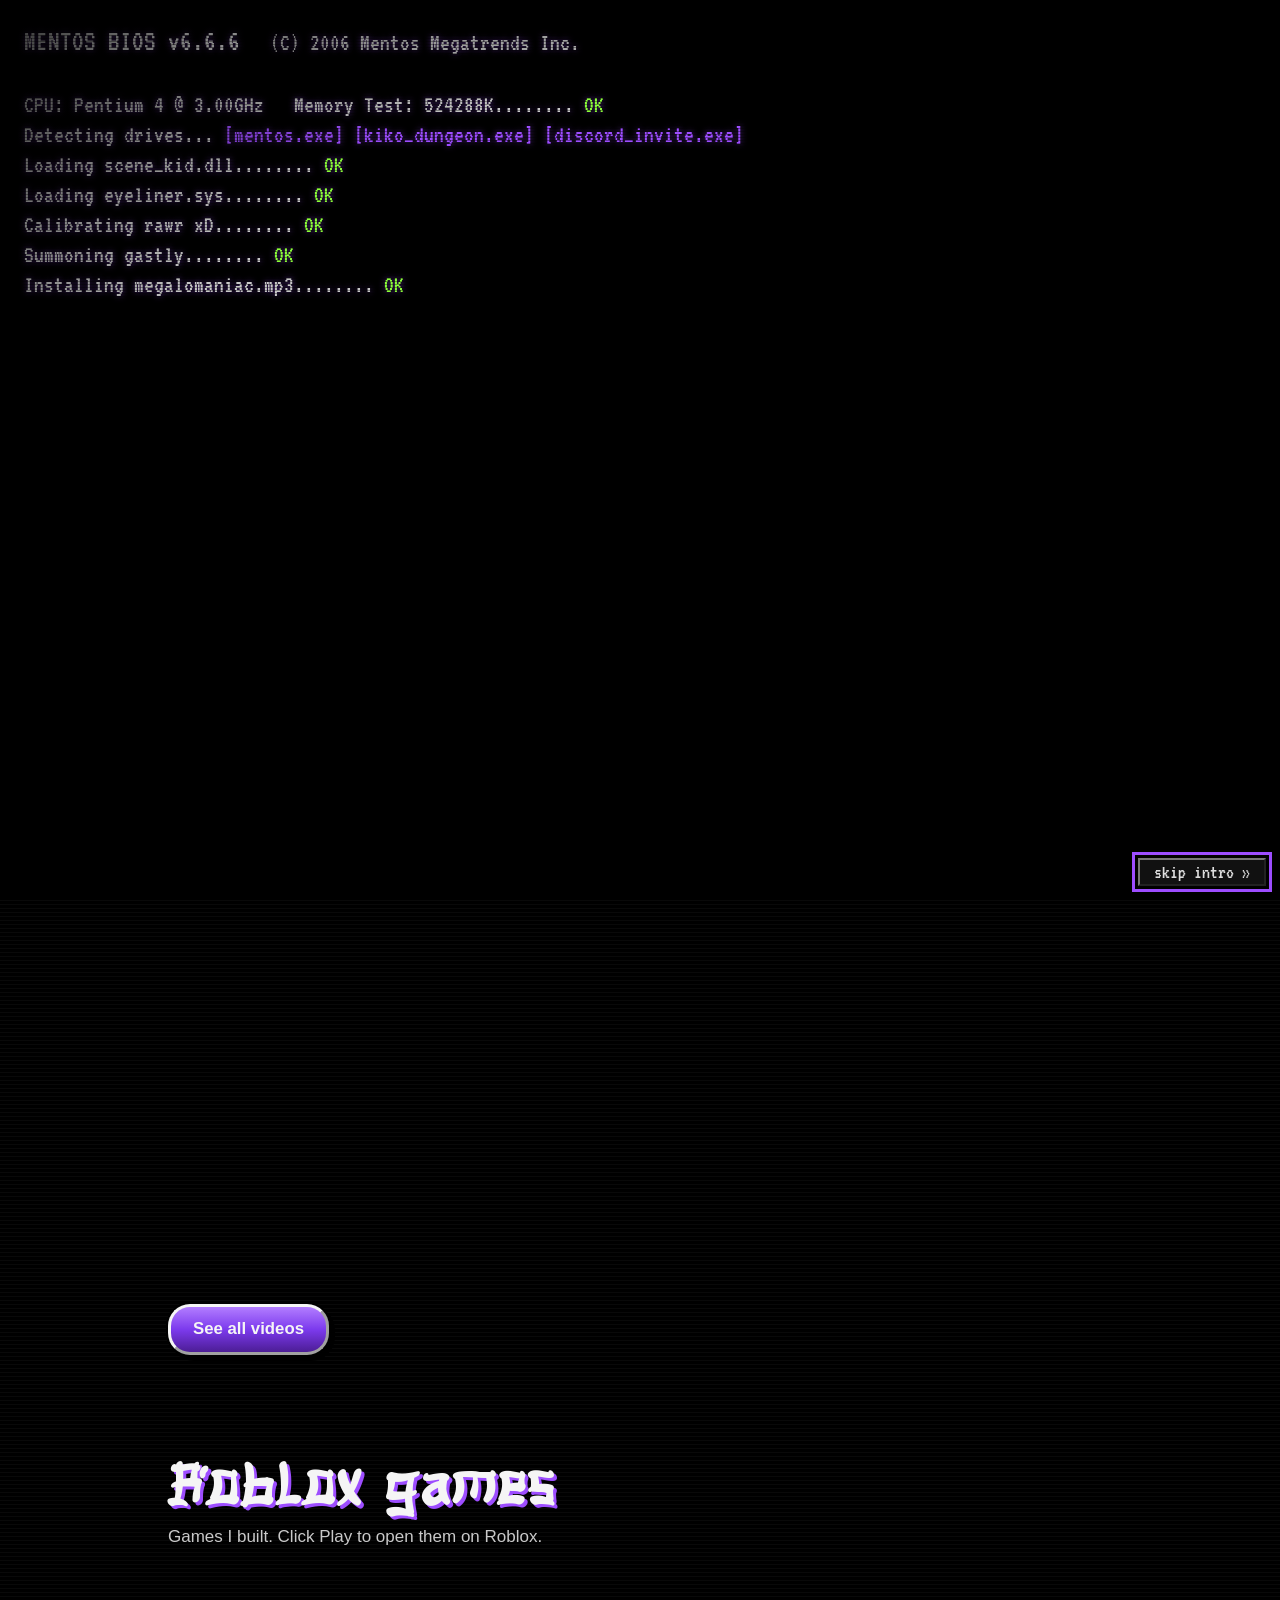
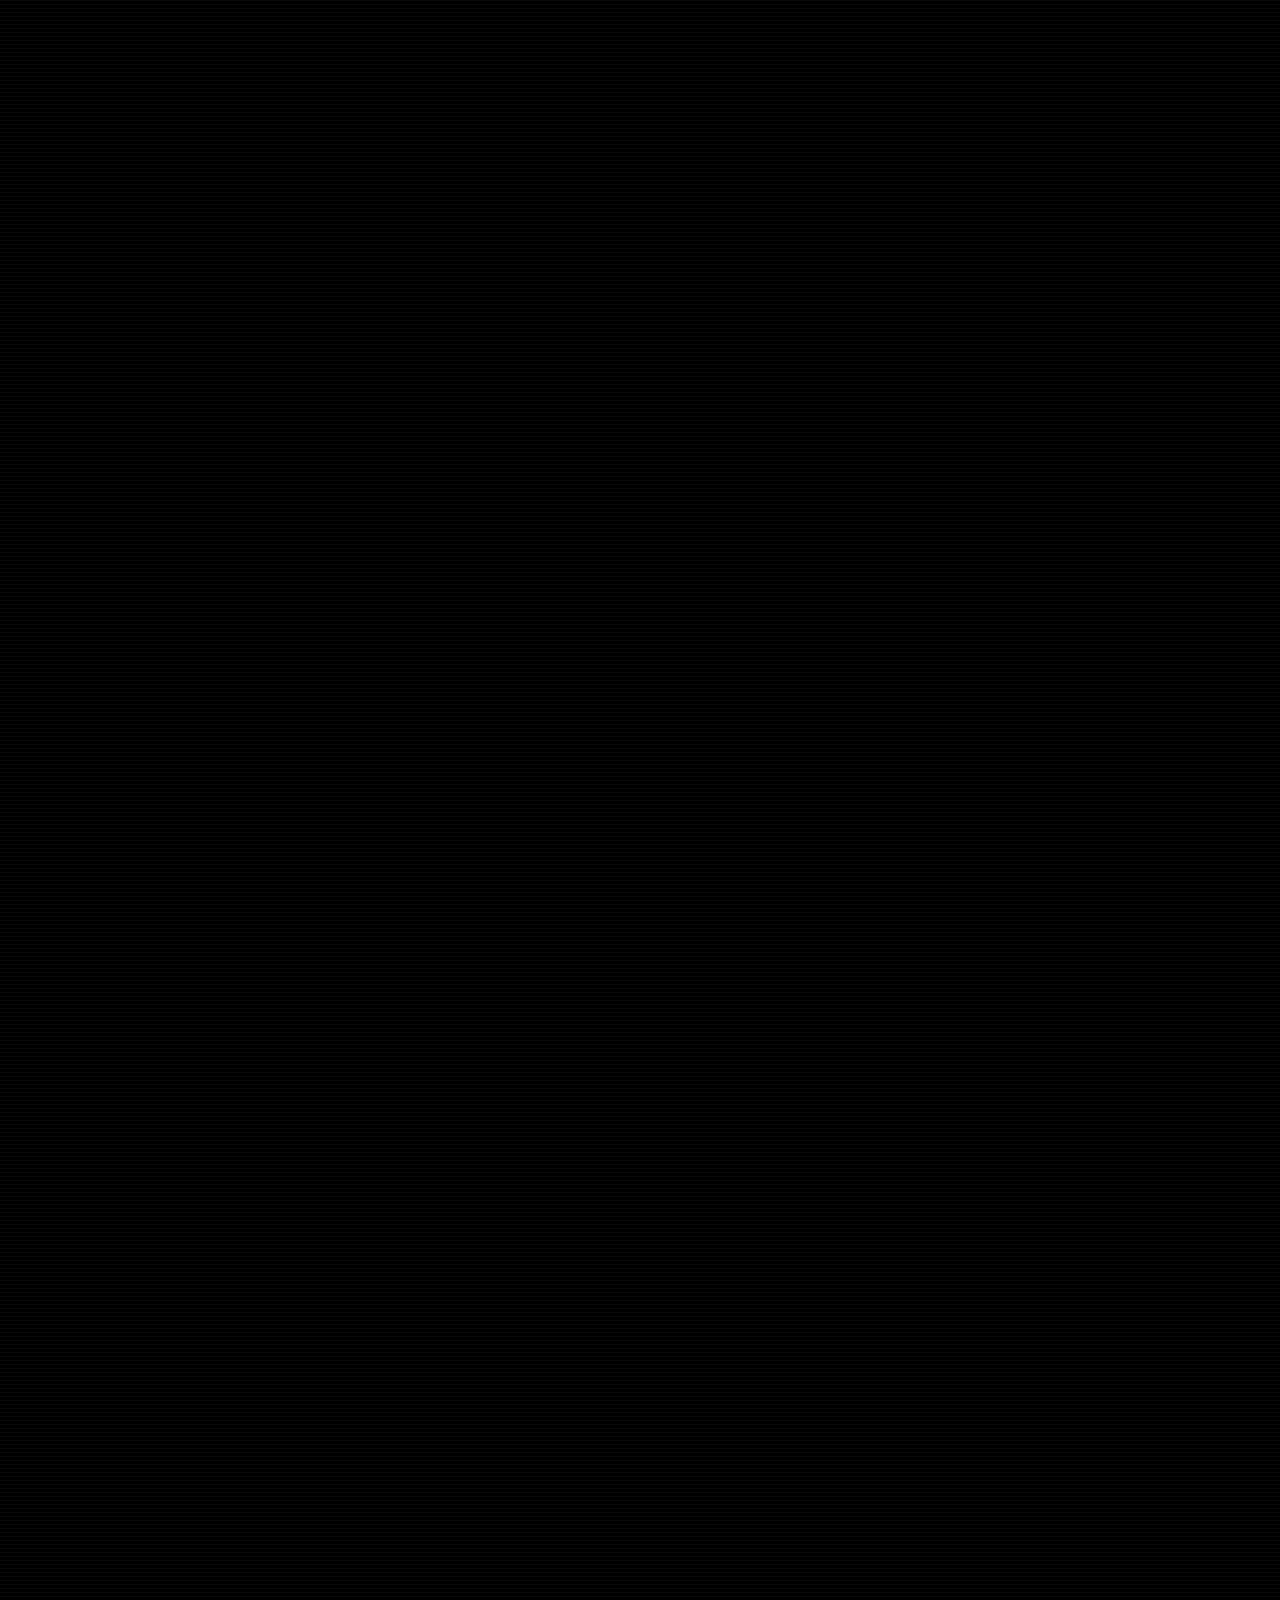
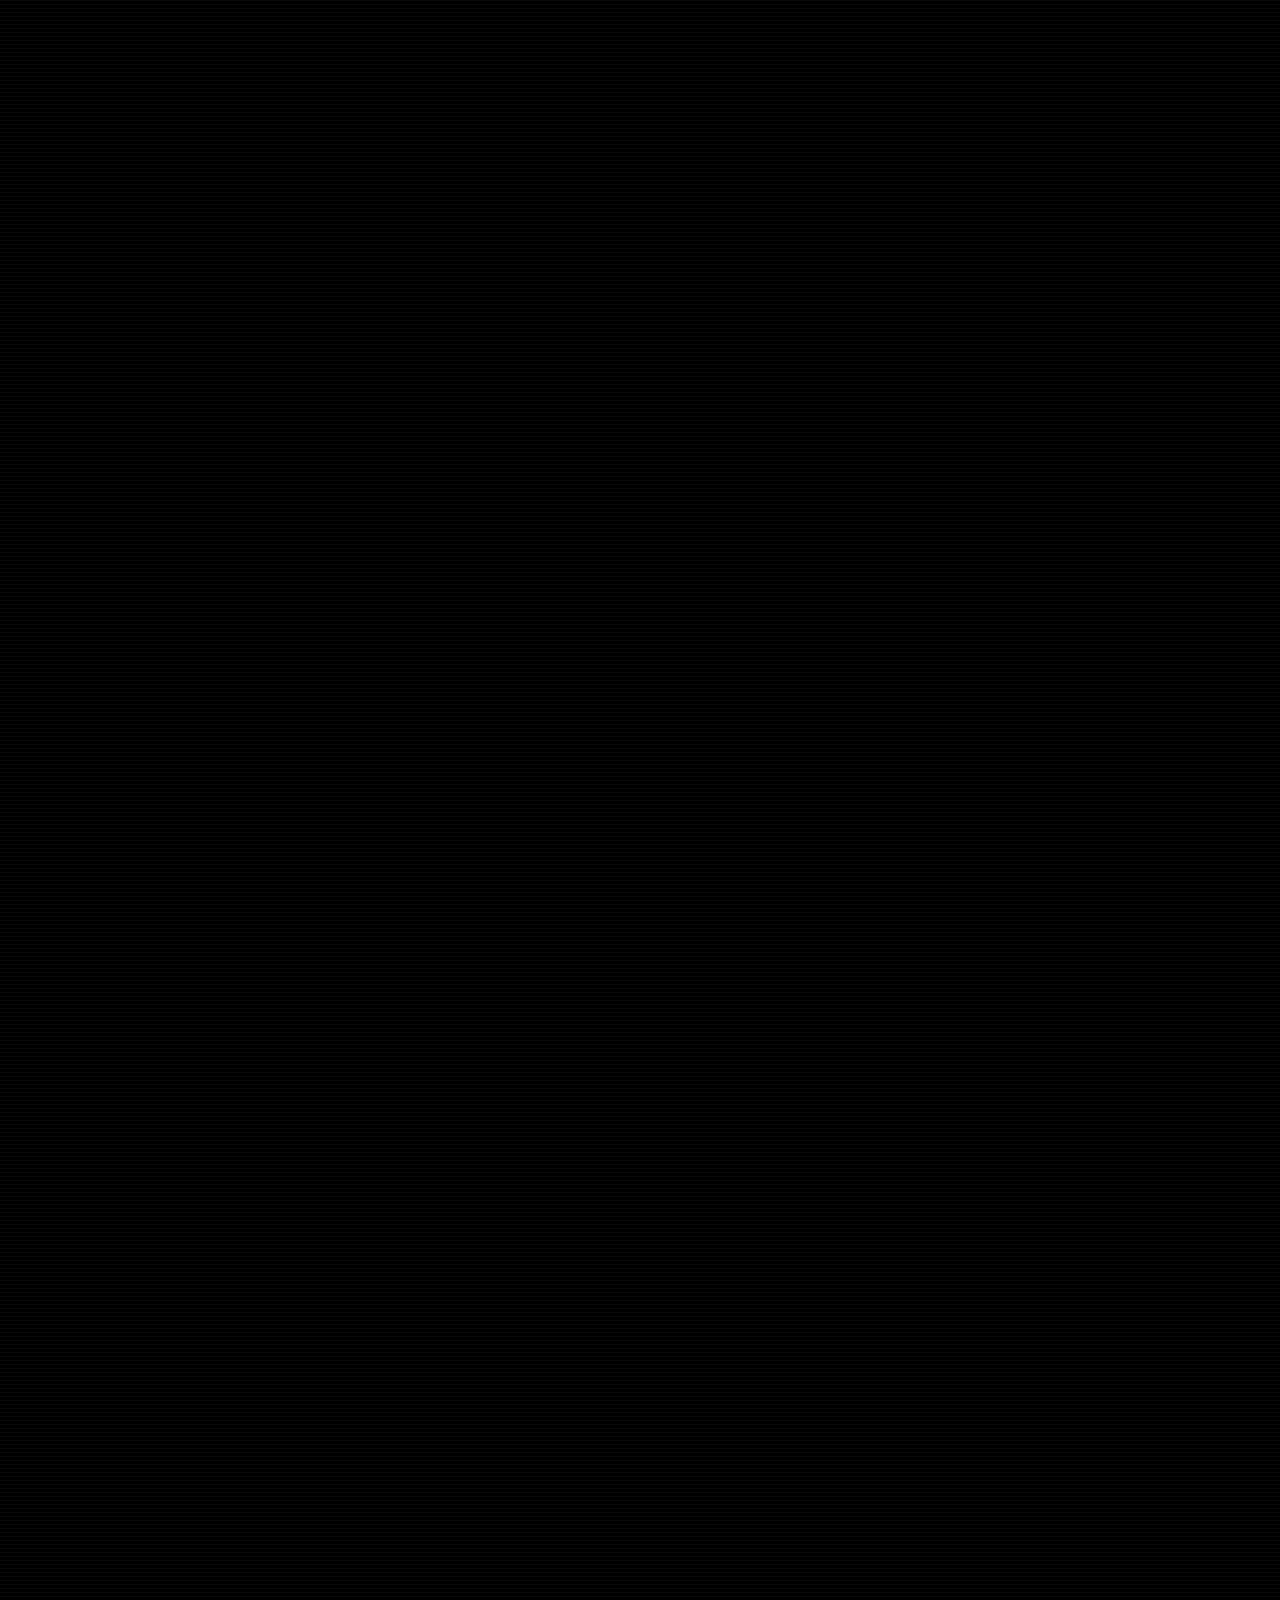
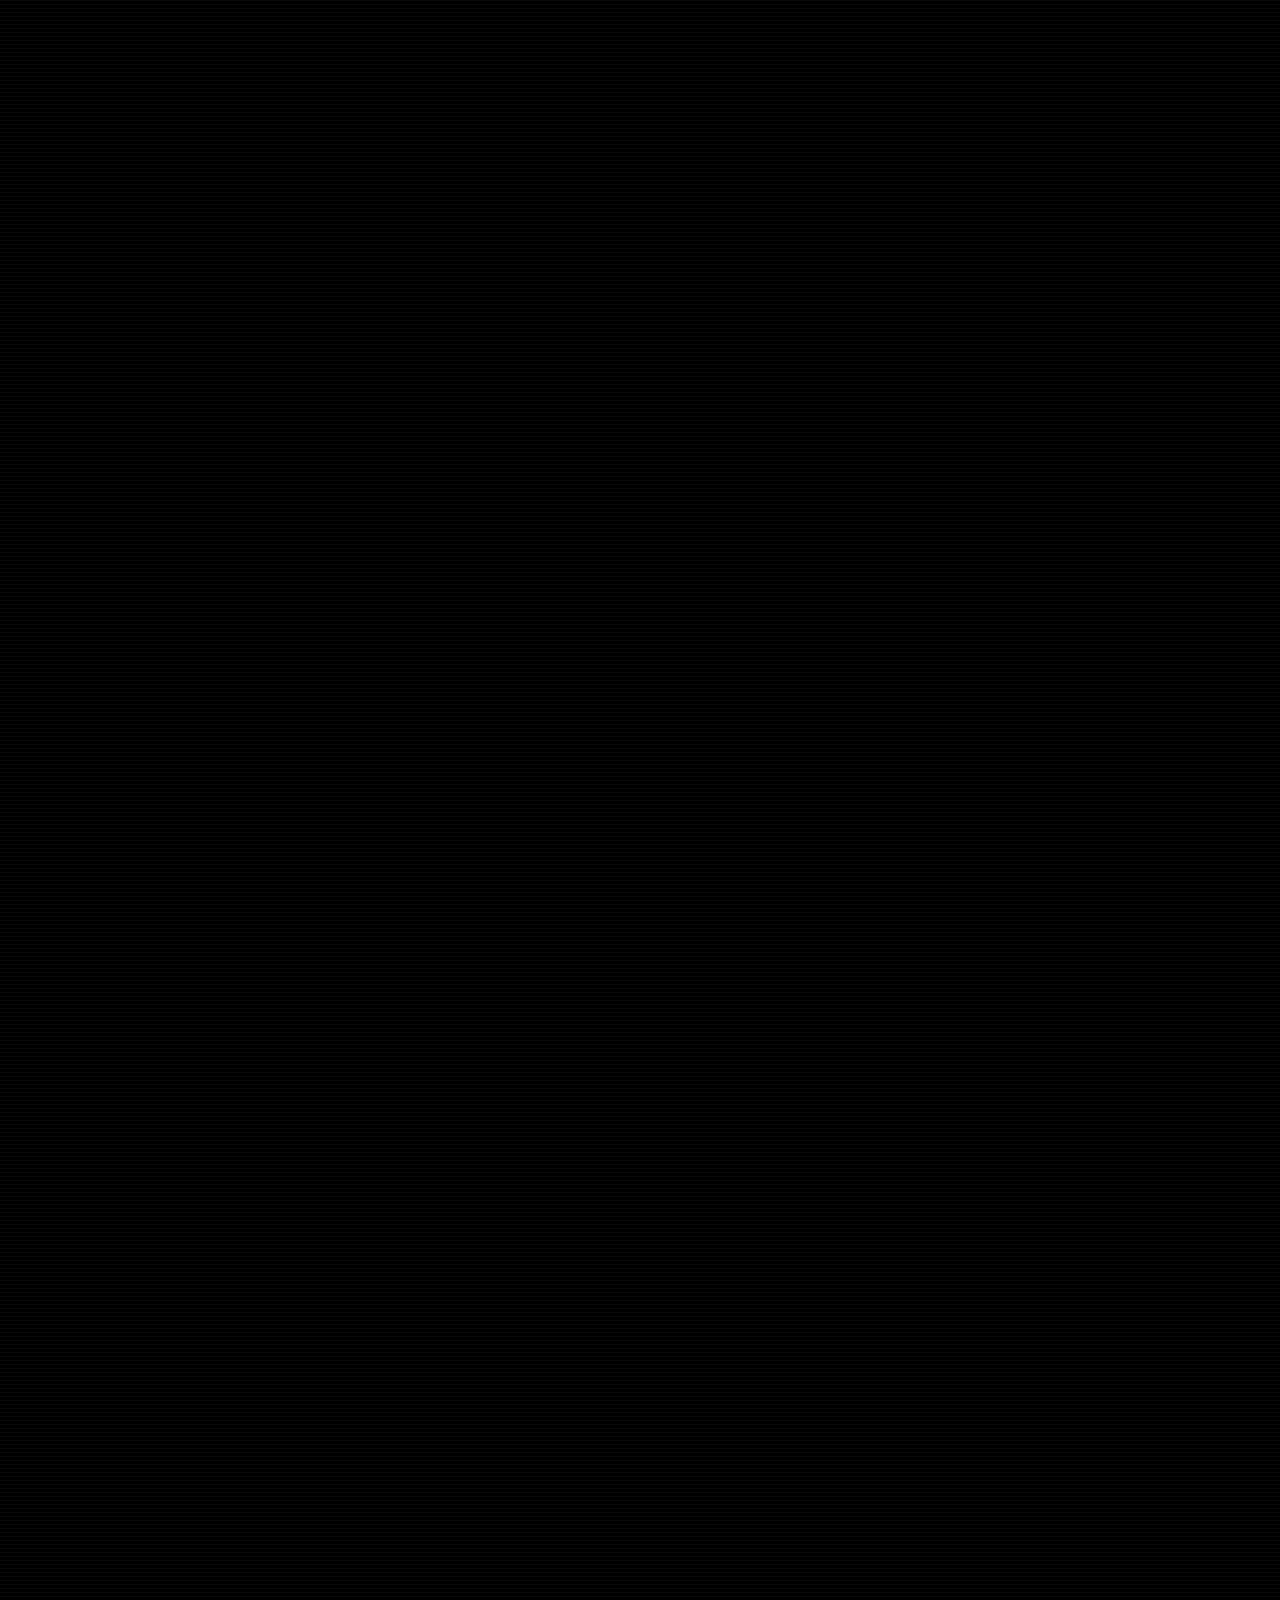
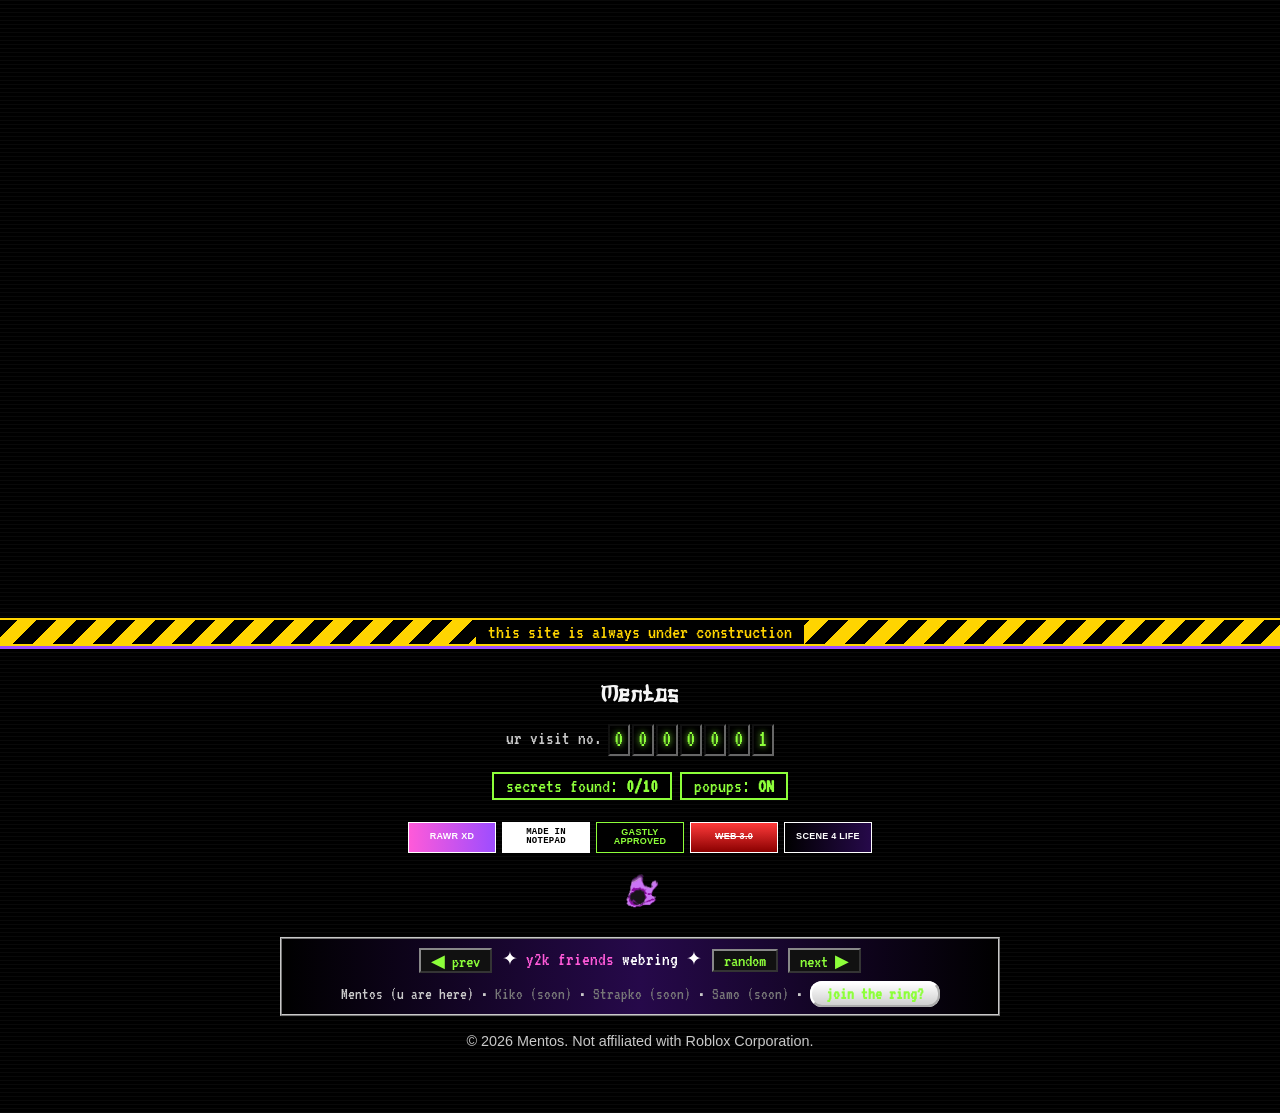
<file: index.html>
<!DOCTYPE html>
<html lang="en">
<head>
<meta charset="UTF-8">
<meta name="viewport" content="width=device-width, initial-scale=1">
<link rel="icon" type="image/png" href="images/favicon.png">
<title>Mentos | YouTube, Roblox games and Discord</title>
<meta name="description" content="Videos, Roblox games and community by Mentos.">
<link rel="preconnect" href="https://fonts.googleapis.com">
<link rel="preconnect" href="https://fonts.gstatic.com" crossorigin>
<link href="https://fonts.googleapis.com/css2?family=VT323&display=swap" rel="stylesheet">
<link rel="stylesheet" href="extras.css?v=6">
<style>
  @font-face { font-family: "Kaijuz"; src: url("fonts/Kaijuz.ttf") format("truetype"); font-display: swap; }
  :root {
    --black:#000; --purple:#9d4dff; --deep:#26094a; --white:#f5f5f5; --chrome:#c9c9c9; --ink:#0c0c0c;
    --toxic:#8dff3a; --pink:#ff5ad9;
  }
  * { box-sizing: border-box; }
  html { scroll-behavior: smooth; scrollbar-color: var(--purple) #111; }
  html.lock { overflow: hidden; }
  body {
    margin: 0; background: var(--black); color: var(--white);
    font-family: "Trebuchet MS", Verdana, sans-serif; font-size: 17px; line-height: 1.6;
    background-image: repeating-linear-gradient(0deg, rgba(255,255,255,.035) 0 1px, transparent 1px 4px);
    overflow-x: hidden;
  }
  ::selection { background: var(--purple); color: #000; }
  ::-webkit-scrollbar { width: 14px; background: #111; }
  ::-webkit-scrollbar-thumb { background: linear-gradient(90deg, #b27dff, #7c3aed 50%, #4c1d95); border: 2px outset #d9c2ff; }
  a { color: inherit; }
  :focus-visible { outline: 3px solid var(--purple); outline-offset: 3px; }
  .wrap { max-width: 980px; margin: 0 auto; padding: 0 18px; }
  .k { font-family: "Kaijuz", "Arial Black", sans-serif; font-weight: 400; letter-spacing: .02em; }
  .px { font-family: "VT323", ui-monospace, monospace; }

  /* starfield */
  .sky { position: fixed; inset: 0; z-index: -1; pointer-events: none; }
  .sky::before, .sky::after {
    content: ""; position: absolute; inset: 0;
    background-image:
      radial-gradient(1.5px 1.5px at 10% 20%, #fff 50%, transparent 60%),
      radial-gradient(1px 1px at 70% 80%, #cfa8ff 50%, transparent 60%),
      radial-gradient(1px 1px at 40% 60%, #fff 50%, transparent 60%),
      radial-gradient(2px 2px at 85% 15%, #9d4dff 50%, transparent 60%),
      radial-gradient(1px 1px at 55% 35%, #fff 50%, transparent 60%);
    background-size: 260px 260px; opacity: .5; animation: drift1 40s linear infinite;
  }
  .sky::after { background-size: 410px 410px; opacity: .35; animation: drift2 75s linear infinite; }
  @keyframes drift1 { to { background-position: 0 260px; } }
  @keyframes drift2 { to { background-position: 0 410px; } }

  /* side rails (wide screens only) */
  .rail { position: fixed; top: 0; bottom: 0; width: calc((100vw - 1010px) / 2); pointer-events: none; display: none; overflow: hidden; z-index: 0; }
  .rail.l { left: 0; } .rail.r { right: 0; }
  .rail .vine { position: absolute; top: 0; bottom: 0; width: 100px; background: url("images/thorns-tile.png?v=2") center top / 100px auto repeat-y; opacity: .9; } /* tile = thorns + flipped copy, so the repeats join up */
  .rail.l .vine { left: 6px; } .rail.r .vine { right: 6px; transform: scaleX(-1); }
  .rail img { position: absolute; }
  .rail.l img { right: 6px; } .rail.r img { left: 6px; }
  .rail img.ghost { pointer-events: auto; cursor: pointer; animation: bob 3s ease-in-out infinite; }
  .rail img.ghost:nth-of-type(2n) { animation-delay: -1.3s; }
  .rail img.ghost:hover { filter: brightness(1.35) saturate(1.3); }
  @keyframes bob { 50% { translate: 0 -14px; } }
  .spark { position: absolute; width: 22px; height: 22px; background: var(--white); clip-path: polygon(50% 0, 60% 40%, 100% 50%, 60% 60%, 50% 100%, 40% 60%, 0 50%, 40% 40%); animation: tw 3.2s ease-in-out infinite; pointer-events: none; }
  .spark.purple { background: var(--purple); width: 30px; height: 30px; animation-delay: -1.4s; }
  .spark.green { background: var(--toxic); width: 16px; height: 16px; animation-delay: -2.1s; }
  @keyframes tw { 0%, 100% { opacity: .25; transform: scale(.7) rotate(0); } 50% { opacity: 1; transform: scale(1.1) rotate(45deg); } }
  @media (min-width: 1300px) { .rail { display: block; } }

  /* ticker (marquee) */
  .ticker { position: relative; z-index: 6; background: var(--purple); color: var(--black); padding: 4px 0; border-bottom: 3px solid var(--white); font-size: 1.35rem; letter-spacing: .03em; overflow: hidden; white-space: nowrap; }
  .ticker .track { display: inline-flex; animation: marq 26s linear infinite; }
  .ticker .grp { display: inline-flex; }
  .ticker .grp span { padding-right: 2.2rem; }
  .ticker .grp span:nth-child(even) { color: var(--white); }
  .ticker:hover .track { animation-play-state: paused; }
  @keyframes marq { to { transform: translateX(-50%); } }

  /* taskbar nav */
  nav { background: linear-gradient(#e9e9e9, #a9a9a9); border-bottom: 3px solid var(--black); position: sticky; top: 0; z-index: 5; }
  nav .wrap { display: flex; gap: 8px; padding-top: 6px; padding-bottom: 6px; flex-wrap: wrap; align-items: center; }
  nav a {
    color: var(--black); text-decoration: none; padding: 3px 14px; font-weight: 700; position: relative;
    background: linear-gradient(#fff, #cfcfcf); border: 2px outset #fff; border-radius: 12px;
  }
  nav a:hover { background: linear-gradient(#a56bff, #7c3aed); color: #fff; }
  .new { position: absolute; top: -9px; right: -10px; font-size: .6rem; line-height: 1.3; background: var(--toxic); color: #000; padding: 0 4px; border: 1px solid #000; transform: rotate(10deg); animation: blink 1s steps(2) infinite; }
  @keyframes blink { 50% { opacity: 0; } }

  /* music player */
  .player { position: absolute; right: 16px; top: 50%; transform: translateY(-50%); }
  .player button {
    display: inline-flex; align-items: center; gap: 8px; cursor: pointer; font: inherit; font-weight: 700; color: var(--white);
    padding: 3px 16px 3px 12px; border: 2px outset #fff; border-radius: 14px;
    background: linear-gradient(#b27dff 0%, #7c3aed 50%, #4c1d95 100%);
  }
  .player button:hover { filter: brightness(1.15); }
  .player button:active { border-style: inset; }
  .player svg { width: 14px; height: 14px; fill: currentColor; display: block; }
  .player .i-pause { display: none; }
  .player.on .i-play { display: none; }
  .player.on .i-pause { display: block; }
  .viz { display: none; gap: 2px; align-items: flex-end; height: 14px; }
  .player.on .viz { display: inline-flex; }
  .viz b { width: 3px; height: 6px; background: var(--toxic); animation: eq .5s ease-in-out infinite alternate; }
  .viz b:nth-child(2) { animation-delay: -.2s; } .viz b:nth-child(3) { animation-delay: -.35s; } .viz b:nth-child(4) { animation-delay: -.1s; }
  @keyframes eq { from { height: 2px; } to { height: 14px; } }
  @media (max-width: 1000px) { .player { position: static; transform: none; margin-left: auto; } }

  /* hero */
  .hero { padding: 44px 0 30px; }
  .hero .wrap { display: grid; grid-template-columns: 1.15fr 1fr; gap: 28px; align-items: center; }
  .hero h1 {
    font-size: clamp(3.6rem, 12vw, 7.5rem); line-height: .95; margin: 0; color: var(--white);
    text-shadow: 4px 0 var(--purple), -3px 0 #00000000, 7px 5px 0 var(--deep);
  }
  .glitch { position: relative; display: inline-block; animation: jit 5s steps(1) infinite; }
  .glitch::before, .glitch::after { content: attr(data-text); position: absolute; left: 0; top: 0; width: 100%; text-shadow: none; pointer-events: none; opacity: 0; }
  .glitch::before { color: var(--toxic); animation: gl1 5s steps(1) infinite; }
  .glitch::after { color: var(--pink); animation: gl2 5s steps(1) infinite; }
  .glitch .spark { z-index: 1; }
  @keyframes jit { 0%, 88%, 100% { transform: none; } 90% { transform: translate(3px, -1px) skewX(-6deg); } 93% { transform: translate(-2px, 1px); } }
  @keyframes gl1 { 0%, 88%, 97%, 100% { opacity: 0; transform: none; clip-path: inset(0); }
    89% { opacity: .9; transform: translate(-7px, 2px); clip-path: inset(10% 0 55% 0); }
    92% { opacity: .9; transform: translate(6px, -2px); clip-path: inset(60% 0 8% 0); }
    95% { opacity: .9; transform: translate(-3px, 0); clip-path: inset(35% 0 40% 0); } }
  @keyframes gl2 { 0%, 88%, 97%, 100% { opacity: 0; transform: none; clip-path: inset(0); }
    89% { opacity: .9; transform: translate(7px, -2px); clip-path: inset(50% 0 20% 0); }
    92% { opacity: .9; transform: translate(-6px, 2px); clip-path: inset(5% 0 70% 0); }
    95% { opacity: .9; transform: translate(4px, 1px); clip-path: inset(75% 0 2% 0); } }
  .status { margin: 14px 0 0; font-size: 1.35rem; color: var(--toxic); text-shadow: 0 0 8px rgba(141,255,58,.45); min-height: 1.6em; }
  .caret { animation: blink 1s steps(2) infinite; }
  .hero p.tag { font-size: 1.2rem; max-width: 30ch; margin: 10px 0 26px; }
  .links { display: flex; flex-wrap: wrap; gap: 12px; }
  .btn {
    display: inline-block; padding: 9px 22px; text-decoration: none; font-weight: 700; font-size: 1.05rem; cursor: pointer; font-family: inherit;
    border: 3px outset var(--white); border-radius: 22px; color: var(--white);
    background: linear-gradient(#b27dff 0%, #7c3aed 50%, #4c1d95 100%);
    box-shadow: 0 0 0 2px var(--black), 4px 4px 0 2px var(--black);
    position: relative; overflow: hidden;
  }
  .btn::after { content: ""; position: absolute; top: 0; bottom: 0; width: 40%; left: -60%; background: linear-gradient(100deg, transparent, rgba(255,255,255,.55), transparent); transform: skewX(-20deg); }
  .btn:hover::after { animation: shine .6s ease-out; }
  @keyframes shine { to { left: 130%; } }
  .btn:hover { filter: brightness(1.2); }
  .btn:active { border-style: inset; transform: translate(2px,2px); }
  .btn.white { background: linear-gradient(#fff, #bdbdbd); color: var(--black); }

  /* windows */
  .win { background: var(--ink); border: 3px solid var(--chrome); box-shadow: 6px 6px 0 var(--deep); }
  .bar {
    display: flex; justify-content: space-between; align-items: center; gap: 8px;
    background: linear-gradient(#a56bff, #7c3aed 55%, #4c1d95); color: #fff;
    padding: 4px 8px; font-weight: 700; font-size: .95rem; border-bottom: 3px solid var(--chrome);
  }
  .dots { display: flex; gap: 4px; }
  .dots i {
    width: 20px; height: 18px; background: linear-gradient(#fff,#bbb); border: 2px outset #fff; display: grid; place-items: center;
    font-style: normal; font: 900 13px/1 Verdana, sans-serif; color: #000; cursor: pointer;
  }
  .dots i:first-child::after { content: "_"; transform: translateY(-4px); }
  .dots i:nth-child(2):not(:last-child)::after { content: "\25A1"; }
  .dots i:last-child::after { content: "\00D7"; font-size: 15px; }
  .dots i:last-child { background: linear-gradient(#ff9a9a, #d42a2a); color: #fff; border-color: #ffc2c2; }
  .dots i:hover { filter: brightness(1.15); }
  .dots i:active { border-style: inset; }
  .win.min > :not(.bar) { display: none; }
  .win.max { position: fixed; inset: 6vh 5vw; z-index: 60; overflow: auto; max-width: none !important; margin: 0 !important; box-shadow: 0 0 0 100vmax rgba(0,0,0,.82), 0 0 40px var(--purple); }
  .body { padding: 16px; }
  .art { display: block; width: 100%; height: auto; }
  .hero .win .art:hover { animation: rgb .35s steps(2) 2; }
  @keyframes rgb { 50% { filter: drop-shadow(4px 0 0 var(--pink)) drop-shadow(-4px 0 0 var(--toxic)); transform: translateX(2px); } }

  /* window open + shake */
  .rv { opacity: 0; }
  .rv.in { animation: winOpen .6s cubic-bezier(.2,1.4,.4,1) forwards; }
  @keyframes winOpen {
    0% { opacity: 0; transform: scale(.86) translateY(24px); filter: brightness(3); }
    35% { opacity: 1; filter: brightness(2); }
    48% { opacity: .35; }
    60% { opacity: 1; filter: brightness(1.3); }
    100% { opacity: 1; transform: none; filter: none; }
  }
  .shake { animation: shake .42s; }
  @keyframes shake { 20% { transform: translate(-9px,2px); } 40% { transform: translate(8px,-3px); } 60% { transform: translate(-5px,3px); } 80% { transform: translate(4px,-1px); } }

  .trustlink { margin: 22px 0 0; font-size: 1rem; }
  .trustlink a { color: var(--white); font-weight: 700; text-decoration: underline wavy var(--purple); text-underline-offset: 5px; }
  .trustlink a:hover { color: var(--purple); }
  #trust .photo { max-width: 360px; margin: 0 auto; }
  #trust .verdict { text-align: center; font-size: clamp(2.2rem, 8vw, 3.6rem); line-height: 1.05; margin: 18px 0 4px; color: var(--white); text-shadow: 3px 3px 0 var(--purple); }
  #trust .verdict.stamp { animation: vslam .55s cubic-bezier(.3,1.6,.5,1); }
  @keyframes vslam { from { transform: scale(3) rotate(-10deg); opacity: 0; } to { transform: none; opacity: 1; } }
  .back { text-align: center; margin: 0; }
  .back a { color: var(--chrome); }

  a.egg { text-decoration: none; cursor: default; }
  a.egg:hover, a.egg:focus-visible { color: var(--purple); cursor: pointer; }

  /* sections */
  section { padding: 38px 0; }
  h2 { font-size: clamp(2.4rem, 7vw, 3.8rem); margin: 0 0 6px; line-height: 1; text-shadow: 3px 3px 0 var(--purple); }
  .lead { color: var(--chrome); margin: 0 0 24px; max-width: 52ch; }
  .grid { display: grid; gap: 22px; grid-template-columns: repeat(auto-fit, minmax(250px, 1fr)); }
  a.win { text-decoration: none; display: block; }
  a.win.card { transition: transform .15s, box-shadow .15s, border-color .15s; }
  a.win.card:hover, a.win.card:focus-visible { border-color: var(--purple); transform: translate(-3px,-3px); box-shadow: 9px 9px 0 var(--purple); }
  .thumb { position: relative; overflow: hidden; aspect-ratio: 16/9; background: #000; border: 2px solid var(--chrome); display: grid; place-items: center; text-align: center; color: var(--chrome); font-size: .9rem; padding: 8px; margin-bottom: 12px; }
  .thumb img { width: 100%; height: 100%; object-fit: cover; display: block; }
  .thumb::after {
    content: "\25B6  PLAY"; position: absolute; inset: 0; display: grid; place-items: center;
    font-family: "VT323", monospace; font-size: 2.4rem; letter-spacing: .1em; color: #fff;
    text-shadow: 3px 0 var(--pink), -3px 0 var(--toxic);
    background: repeating-linear-gradient(0deg, rgba(0,0,0,.4) 0 2px, transparent 2px 4px), rgba(38,9,74,.5);
    opacity: 0; transition: opacity .2s;
  }
  a.card:hover .thumb::after, a.card:focus-visible .thumb::after { opacity: 1; animation: rgb .3s steps(2) 1; }
  .card h3.vt { font-size: 1.25rem; line-height: 1.25; }
  .card h3 { margin: 0 0 4px; font-size: 1.7rem; }
  .card p { margin: 0; color: var(--chrome); }
  .sticker { display: inline-block; background: var(--white); color: var(--black); font-weight: 700; font-size: .85rem; padding: 1px 10px; border: 2px solid var(--purple); border-radius: 12px; transform: rotate(-3deg); margin-bottom: 8px; }
  .split { display: grid; grid-template-columns: 1fr 1fr; gap: 22px; align-items: center; }
  .game-art { background: #000; border: 2px solid var(--chrome); padding: 8px; }
  .game-art img { max-height: 280px; margin: 0 auto; width: auto; max-width: 100%; }
  .boss-trigger { position: relative; display: block; width: 100%; cursor: pointer; color: inherit; font: inherit; }
  .boss-trigger:hover { border-color: var(--purple); box-shadow: 0 0 24px rgba(157,77,255,.5); }
  .boss-trigger .hint { position: absolute; left: 50%; bottom: 10px; transform: translateX(-50%); background: #000; border: 2px solid var(--purple); padding: 0 10px; font-size: 1.25rem; white-space: nowrap; color: var(--toxic); }
  .boss-trigger .hint b { animation: blink 1s steps(2) infinite; font-weight: 400; }
  .discord { display: grid; grid-template-columns: 170px 1fr; gap: 20px; align-items: center; }
  .discord img { width: 170px; background: #0a0a0a; border: 2px solid var(--chrome); }
  .discord img:hover { animation: chomp .25s ease-in-out 2; }
  @keyframes chomp { 50% { transform: scaleY(.8); } }
  .discord p { margin: 6px 0 18px; }
  .deco { position: absolute; right: -10px; top: -60px; width: 120px; opacity: .9; pointer-events: none; animation: crawl 6s ease-in-out infinite; }
  @keyframes crawl { 50% { translate: -16px 10px; rotate: -6deg; } }
  .rel { position: relative; }
  section, #top { scroll-margin-top: 54px; }

  /* footer */
  .construct { height: 28px; background: repeating-linear-gradient(-45deg, #ffd400 0 14px, #000 14px 28px); border-block: 2px solid #ffd400; display: grid; place-items: center; margin-top: 20px; }
  .construct span { background: #000; color: #ffd400; padding: 0 12px; font-size: clamp(1rem, 3.6vw, 1.25rem); line-height: 1.2; white-space: nowrap; }
  footer { padding: 26px 0 60px; text-align: center; color: var(--chrome); font-size: .9rem; border-top: 3px solid var(--purple); }
  footer .k { font-size: 1.5rem; color: var(--white); }
  .counter-wrap { margin: 10px 0; font-size: 1.2rem; }
  .counter { display: inline-flex; gap: 2px; vertical-align: middle; margin-left: 6px; }
  .counter b { background: #000; color: var(--toxic); border: 2px inset #666; font-size: 1.5rem; width: 22px; line-height: 1.15; font-weight: 400; text-shadow: 0 0 6px var(--toxic); }
  .blinkies { display: flex; flex-wrap: wrap; gap: 6px; justify-content: center; margin: 16px 0; }
  .bk { width: 88px; height: 31px; display: grid; place-items: center; font: 700 9px/1.05 Verdana, sans-serif; letter-spacing: .03em; border: 1px solid #fff; text-align: center; padding: 2px; overflow: hidden; }
  .b1 { background: linear-gradient(90deg, #ff5ad9, #9d4dff); color: #fff; animation: blink 1.4s steps(2) infinite; }
  .b2 { background: #fff; color: #000; font-family: "Courier New", monospace; }
  .b3 { background: #000; color: var(--toxic); border-color: var(--toxic); }
  .b4 { background: linear-gradient(#ff3b3b, #8a0000); color: #fff; text-decoration: line-through; }
  .b5 { background: linear-gradient(90deg, #000, #26094a, #000); background-size: 200% 100%; color: #fff; animation: slide 2s linear infinite; }
  @keyframes slide { to { background-position: -200% 0; } }
  .ghostbtn { background: none; border: 0; padding: 4px; cursor: pointer; }
  .ghostbtn img { width: 46px; display: block; animation: bob 2.6s ease-in-out infinite; }
  .ghostbtn:hover img { filter: brightness(1.35) saturate(1.3); }

  /* popups */
  .pops { position: fixed; inset: 0; pointer-events: none; z-index: 80; }
  .pop { position: fixed; width: min(330px, 92vw); pointer-events: auto; box-shadow: 6px 6px 0 var(--deep), 0 0 30px rgba(157,77,255,.35); animation: popIn .3s cubic-bezier(.2,1.6,.4,1); }
  .pop .bar { cursor: move; touch-action: none; user-select: none; }
  .pop .x { width: 22px; height: 20px; display: grid; place-items: center; padding: 0; cursor: pointer; font: 900 15px/1 Verdana, sans-serif; background: linear-gradient(#ff9a9a, #d42a2a); color: #fff; border: 2px outset #ffc2c2; }
  .pop-body { display: flex; gap: 14px; padding: 16px; align-items: flex-start; }
  .pop-body p { margin: 0; font-size: .98rem; line-height: 1.45; }
  .ico { flex: none; width: 40px; height: 40px; }
  .ico svg, .ico img { width: 40px; height: 40px; display: block; object-fit: contain; }
  .pop-btns { display: flex; gap: 8px; justify-content: flex-end; padding: 0 16px 14px; flex-wrap: wrap; }
  .xpbtn { font: 400 .92rem "Trebuchet MS", Verdana, sans-serif; padding: 3px 14px; min-width: 76px; background: linear-gradient(#fff, #d6d6d6); color: #000; border: 2px outset #fff; border-radius: 3px; cursor: pointer; text-decoration: none; text-align: center; }
  .xpbtn:hover { box-shadow: 0 0 0 2px var(--purple); }
  .xpbtn:active { border-style: inset; }
  .pop-foot { font-size: .8rem; color: var(--chrome); padding: 0 16px 12px; display: flex; align-items: center; gap: 6px; }
  .minibar { display: block; height: 14px; border: 2px inset #888; margin: 8px 0 4px; background: #000; }
  .minibar i { display: block; height: 100%; background: repeating-linear-gradient(90deg, var(--purple) 0 8px, transparent 8px 10px); }
  @keyframes popIn { from { transform: scale(.3); opacity: 0; } to { transform: none; opacity: 1; } }
  .bye { animation: popOut .2s ease-in forwards !important; }
  @keyframes popOut { to { transform: scale(.6); opacity: 0; } }

  /* messenger toast */
  .toast { position: fixed; right: 14px; bottom: 14px; z-index: 85; width: min(280px, 82vw); text-align: left; font: inherit; color: #000; cursor: pointer;
    background: linear-gradient(#fff, #dccbff); border: 2px solid #4c1d95; border-radius: 8px; box-shadow: 0 0 0 2px #fff, 6px 6px 0 var(--deep);
    display: flex; gap: 10px; align-items: center; padding: 10px 12px; animation: toastUp .5s cubic-bezier(.2,1.4,.4,1); }
  .toast img { width: 44px; flex: none; }
  .toast small { display: block; color: #4c1d95; font-weight: 700; font-size: .75rem; }
  @keyframes toastUp { from { transform: translateY(140%); } to { transform: none; } }

  /* hearts + trail */
  .heart { position: fixed; z-index: 400; pointer-events: none; color: var(--pink); font-size: 22px; animation: heart 1s ease-out forwards; }
  @keyframes heart { to { transform: translate(var(--hx), var(--hy)) scale(.4); opacity: 0; } }
  .trail { position: fixed; z-index: 400; pointer-events: none; margin: -7px 0 0 -7px; clip-path: polygon(50% 0, 60% 40%, 100% 50%, 60% 60%, 50% 100%, 40% 60%, 0 50%, 40% 40%); animation: trailFade .9s ease-out forwards; }
  @keyframes trailFade { to { transform: translate(var(--dx), 40px) scale(0) rotate(180deg); opacity: 0; } }

  /* ===== intro cutscene ===== */
  .intro { position: fixed; inset: 0; z-index: 300; background: #000; color: var(--toxic); overflow: hidden; display: grid; place-items: center; }
  .intro[hidden], .intro [hidden] { display: none !important; }
  .intro::after { content: ""; position: absolute; inset: 0; pointer-events: none; z-index: 4;
    background: repeating-linear-gradient(0deg, rgba(0,0,0,.35) 0 1px, transparent 1px 3px), radial-gradient(ellipse at center, transparent 55%, rgba(0,0,0,.85));
    animation: flick .15s steps(2) infinite; }
  @keyframes flick { 50% { opacity: .85; } }
  .boot { position: absolute; inset: 0; padding: 24px; font-size: clamp(1.05rem, 2.6vw, 1.5rem); line-height: 1.25; white-space: pre-wrap; color: #c8c8c8; text-shadow: 0 0 6px rgba(157,77,255,.6); overflow: hidden; }
  .boot .ok { color: var(--toxic); }
  .boot .hl { color: var(--purple); }
  .boot .logo { color: #fff; font-size: 1.2em; }
  .skip { position: absolute; right: 14px; bottom: 14px; z-index: 5; font: 1.25rem "VT323", monospace; color: #ddd; background: #111; border: 2px outset #777; padding: 2px 14px; cursor: pointer; }
  .skip:hover { color: #000; background: var(--toxic); }
  .load { text-align: center; position: relative; z-index: 2; }
  .load-logo { font-size: clamp(3rem, 12vw, 6rem); line-height: 1; color: #fff; text-shadow: 4px 0 var(--purple), 7px 5px 0 var(--deep); }
  .load-logo span { font: italic 900 .42em "Trebuchet MS", sans-serif; color: var(--toxic); vertical-align: super; text-shadow: none; margin-left: 4px; }
  .load-bar { width: 176px; height: 22px; margin: 28px auto 12px; border: 2px solid #b9b9b9; border-radius: 5px; position: relative; overflow: hidden; }
  .load-bar i { position: absolute; top: 3px; bottom: 3px; width: 10px; border-radius: 2px; background: linear-gradient(#e5d4ff, #9d4dff 50%, #4c1d95); animation: xp 1.4s linear infinite; }
  .load-bar i:nth-child(2) { animation-delay: .12s; } .load-bar i:nth-child(3) { animation-delay: .24s; }
  @keyframes xp { from { left: -40px; } to { left: 190px; } }
  .load-txt { color: #bbb; font-size: 1.3rem; }
  .splash { text-align: center; padding: 20px; position: relative; z-index: 2; width: 100%; }
  .splash-ghost { width: 96px; animation: bob 2.4s ease-in-out infinite; margin-bottom: 4px; }
  .splash-title { font-size: clamp(4.2rem, 17vw, 9.5rem); line-height: .95; color: #fff; text-shadow: 5px 0 var(--purple), 9px 7px 0 var(--deep); margin: 0; animation: titleIn .7s cubic-bezier(.3,1.6,.5,1) both; }
  @keyframes titleIn { from { transform: scale(2.6); opacity: 0; filter: blur(6px); } to { transform: none; opacity: 1; filter: none; } }
  .splash-sub { font-size: clamp(1.3rem, 4vw, 1.7rem); color: var(--pink); margin: 10px 0 28px; }
  .splash-btns { display: flex; gap: 14px; justify-content: center; flex-wrap: wrap; }
  .splash .btn { font-size: 1.15rem; }
  .splash .btn.go { animation: pulse 1.2s ease-in-out infinite; }
  @keyframes pulse { 50% { box-shadow: 0 0 0 2px #000, 4px 4px 0 2px #000, 0 0 28px 6px var(--purple); } }
  .splash-note { color: #777; margin: 28px 0 0; font-size: 1.15rem; }
  .splash .spark { position: absolute; }
  .intro.off > * { animation: tvoff .45s ease-in forwards; }
  .intro.off { animation: introOut .5s .4s steps(4) forwards; }
  @keyframes tvoff { 0% { transform: none; filter: brightness(1); } 50% { transform: scale(1, .01); filter: brightness(5); } 100% { transform: scale(0, .01); filter: brightness(8); opacity: 0; } }
  @keyframes introOut { 0% { opacity: 1; } 25% { opacity: .2; } 50% { opacity: .8; } 100% { opacity: 0; } }

  /* ===== cutscenes ===== */
  .cut { position: fixed; inset: 0; z-index: 150; overflow: hidden; }
  .cut[hidden] { display: none; }
  .cut-hint { position: absolute; right: 14px; bottom: 10px; margin: 0; color: #888; font-size: 1.15rem; z-index: 6; }
  .cut.flash::after { content: ""; position: absolute; inset: 0; background: #fff; z-index: 7; pointer-events: none; animation: flash .4s ease-out forwards; }
  @keyframes flash { from { opacity: .95; } to { opacity: 0; } }
  .cut.shake { animation: shake .42s; }

  /* wipe transition */
  .wipe { pointer-events: none; }
  .wipe .sl { position: absolute; left: 0; right: 0; height: calc(100% / 6 + 2px); background: #000; border-bottom: 2px solid var(--purple); transform: translateX(var(--from)); }
  .wipe .sl:nth-child(odd) { --from: -101%; }
  .wipe .sl:nth-child(even) { --from: 101%; background: var(--deep); }
  .wipe.in .sl { animation: slIn .34s cubic-bezier(.7,0,.3,1) forwards; animation-delay: calc(var(--i) * 28ms); }
  .wipe.out .sl { transform: none; animation: slOut .34s cubic-bezier(.7,0,.3,1) forwards; animation-delay: calc(var(--i) * 28ms); }
  @keyframes slIn { to { transform: none; } }
  @keyframes slOut { to { transform: translateX(calc(var(--from) * -1)); } }
  .wipe .lbl { position: absolute; inset: 0; display: grid; place-items: center; font-size: clamp(1.8rem, 6vw, 3rem); color: var(--toxic); text-shadow: 0 0 10px var(--toxic); opacity: 0; z-index: 2; }
  .wipe.in .lbl { animation: lblIn .2s .22s forwards; }
  @keyframes lblIn { to { opacity: 1; } }

  /* trust check */
  .term { background: #000; display: grid; place-items: center; padding: 16px; cursor: pointer; }
  .term-win { width: min(560px, 100%); }
  .term-body { font-size: clamp(1.15rem, 3.6vw, 1.45rem); color: #ddd; padding: 16px; min-height: 250px; }
  .term-row { display: flex; justify-content: space-between; gap: 12px; }
  .term-row b { color: var(--toxic); font-weight: 400; white-space: nowrap; }
  .tbar { height: 24px; border: 2px solid #aaa; margin-top: 16px; padding: 2px; }
  .tbar i { display: block; height: 100%; width: 0; background: repeating-linear-gradient(90deg, var(--purple) 0 12px, transparent 12px 15px); transition: width .3s; }
  .stampbig { position: absolute; left: 50%; top: 50%; z-index: 5; font-size: clamp(2.2rem, 9vw, 5rem); line-height: 1; color: var(--toxic); border: 6px solid var(--toxic); padding: 10px 22px 6px; background: rgba(0,0,0,.75); text-shadow: 3px 3px 0 #000; white-space: nowrap; transform: translate(-50%,-50%) rotate(-10deg); animation: slam .45s cubic-bezier(.3,1.6,.5,1) both; }
  @keyframes slam { from { transform: translate(-50%,-50%) rotate(-10deg) scale(4); opacity: 0; } to { transform: translate(-50%,-50%) rotate(-10deg) scale(1); opacity: 1; } }

  /* gastly */
  .ghostcut { background: radial-gradient(ellipse at center, rgba(60,14,110,.7), rgba(0,0,0,.95)); cursor: pointer; animation: fadeIn .4s; }
  @keyframes fadeIn { from { opacity: 0; } }
  .ghostcut .gh { position: absolute; left: 100%; animation: fly var(--d) linear var(--dl) forwards; }
  @keyframes fly { 25% { transform: translate(-35vw, -30px); } 50% { transform: translate(-70vw, 25px); } 75% { transform: translate(-105vw, -20px); } 100% { transform: translate(-150vw, 0); } }
  .ghostcut .bigg { position: absolute; left: 50%; top: 34%; width: min(260px, 52vw); translate: -50% -50%; animation: biggIn .8s cubic-bezier(.3,1.5,.5,1) .5s both, bob 2s ease-in-out 1.3s infinite; }
  @keyframes biggIn { from { transform: scale(0) rotate(-180deg); } to { transform: none; } }
  .pk { position: absolute; left: 50%; bottom: 5vh; transform: translateX(-50%); width: min(680px, 94vw); background: #fff; color: #111; border: 4px solid #333; border-radius: 10px; box-shadow: inset 0 0 0 4px #fff, inset 0 0 0 7px #6a6aa8; font-size: clamp(1.5rem, 4.4vw, 2.1rem); line-height: 1.15; padding: 16px 40px 20px 24px; min-height: 100px; z-index: 3; }
  .pk .arrow { position: absolute; right: 16px; bottom: 8px; animation: blink .8s steps(2) infinite; color: #c00; }

  /* boss trailer */
  .bosscut { background: #000; cursor: pointer; }
  .bosscut .bg { position: absolute; inset: -50%; background: radial-gradient(circle at 50% 50%, rgba(157,77,255,.5), transparent 45%), repeating-conic-gradient(from 0deg at 50% 50%, rgba(157,77,255,.16) 0 6deg, transparent 6deg 12deg); animation: spin 20s linear infinite, fadeIn 1s; }
  @keyframes spin { to { transform: rotate(360deg); } }
  .lb { position: absolute; left: 0; right: 0; height: 12vh; background: #000; z-index: 4; }
  .lb.t { top: 0; border-bottom: 2px solid var(--purple); animation: lbT .5s ease-out both; }
  .lb.b { bottom: 0; border-top: 2px solid var(--purple); animation: lbB .5s ease-out both; }
  @keyframes lbT { from { transform: translateY(-100%); } }
  @keyframes lbB { from { transform: translateY(100%); } }
  .thread { position: absolute; left: 50%; top: 0; width: 2px; height: 0; background: #ddd; animation: thread .9s .5s ease-out forwards; }
  @keyframes thread { to { height: 16vh; } }
  .bspider { position: absolute; left: 50%; top: -50vh; width: min(260px, 46vw, 34vh); translate: -50% 0; mix-blend-mode: screen; animation: drop .9s .5s cubic-bezier(.3,1.3,.5,1) forwards; }
  @keyframes drop { to { top: 14vh; } }
  .bbox { position: absolute; left: 0; right: 0; bottom: 15vh; text-align: center; z-index: 3; padding: 0 12px; }
  .btitle { font-size: clamp(3rem, 12vw, 7rem); line-height: .9; color: #fff; text-shadow: 5px 0 var(--purple), 9px 7px 0 var(--deep); opacity: 0; }
  .btitle.go { animation: bslam .5s cubic-bezier(.3,1.6,.5,1) forwards; }
  @keyframes bslam { from { transform: scale(3); opacity: 0; } to { transform: none; opacity: 1; } }
  .bsub { font-size: clamp(1.3rem, 4vw, 1.8rem); color: var(--toxic); letter-spacing: .18em; min-height: 1.4em; margin-top: 10px; }

  /* ===== minigames (shared) ===== */
  .cut.game { background: rgba(0,0,0,.92); display: grid; place-items: center; padding: 10px; animation: fadeIn .3s; }
  .gwin { width: min(760px, 100%); max-height: calc(100vh - 20px); overflow: auto; box-shadow: 6px 6px 0 var(--deep), 0 0 40px rgba(157,77,255,.4); animation: popIn .35s cubic-bezier(.2,1.6,.4,1); }
  .gwin .x { width: 22px; height: 20px; display: grid; place-items: center; padding: 0; cursor: pointer; font: 900 15px/1 Verdana, sans-serif; background: linear-gradient(#ff9a9a, #d42a2a); color: #fff; border: 2px outset #ffc2c2; }
  .gmsg { margin: 10px 12px; background: #fff; color: #111; border: 4px solid #333; border-radius: 8px; box-shadow: inset 0 0 0 3px #fff, inset 0 0 0 6px #6a6aa8; font-size: clamp(1.3rem, 3.6vw, 1.7rem); line-height: 1.15; padding: 12px 18px; min-height: 84px; cursor: pointer; }
  .gbtn { font: 1.45rem/1.1 "VT323", monospace; color: #111; background: linear-gradient(#fff, #e4e4e4); border: 2px solid #bbb; border-radius: 6px; padding: 4px 10px; cursor: pointer; text-align: left; }
  .gbtn:hover, .gbtn:focus-visible { border-color: var(--purple); box-shadow: 0 0 0 2px var(--purple); outline: none; }
  .gbtn:disabled { opacity: .45; cursor: not-allowed; }
  .gbtn small { display: flex; gap: 6px; align-items: center; font-size: .8em; color: #555; }
  .ty { display: inline-block; font-style: normal; color: #fff; font-size: .85em; padding: 0 6px; border-radius: 3px; text-transform: uppercase; text-shadow: 1px 1px 0 rgba(0,0,0,.5); line-height: 1.25; }
  .ibox { position: absolute; z-index: 2; background: #f8f8e8; color: #111; border: 3px solid #333; border-radius: 10px 2px 10px 2px; padding: 3px 10px 6px; font: clamp(1.1rem, 3vw, 1.45rem)/1 "VT323", monospace; width: min(290px, 46%); box-shadow: 4px 4px 0 rgba(0,0,0,.5); }
  .ibox .row { display: flex; justify-content: space-between; gap: 8px; }
  .hpb { display: flex; align-items: center; gap: 4px; margin-top: 4px; }
  .hpb small { background: #333; color: #ffb000; font-size: .75em; padding: 0 3px; border-radius: 3px; }
  .tr { flex: 1; display: block; height: 10px; background: #444; border: 2px solid #333; border-radius: 5px; overflow: hidden; }
  .tr i { display: block; height: 100%; width: 100%; background: #3c3; transition: width .7s ease-out, background-color .3s; }
  .hpn { text-align: right; margin-top: 2px; }
  .hurt { animation: hurt .5s steps(1) !important; }
  @keyframes hurt { 0%, 40%, 80% { opacity: 0; } 20%, 60%, 100% { opacity: 1; } }
  .faint { animation: faint .6s ease-in forwards !important; }
  @keyframes faint { to { transform: translateY(90px); opacity: 0; } }

  /* wild kiko */
  .kd-field { position: relative; height: min(46vh, 340px); overflow: hidden;
    background: radial-gradient(ellipse at 50% 35%, rgba(255,150,60,.22), transparent 60%), linear-gradient(transparent 75%, rgba(0,0,0,.7)),
      repeating-linear-gradient(0deg, transparent 0 36px, #07050a 36px 40px), repeating-linear-gradient(90deg, #241a2e 0 76px, #07050a 76px 80px); }
  .torch { position: absolute; top: 22%; width: 12px; height: 40px; background: linear-gradient(#6b4a2a, #3a2614); }
  .torch::before { content: ""; position: absolute; left: 50%; bottom: 100%; width: 22px; height: 30px; translate: -50% 4px; border-radius: 50% 50% 40% 40%;
    background: radial-gradient(ellipse at 50% 70%, #fff6a0, #ffb020 40%, #ff4d00 70%, transparent 72%); filter: drop-shadow(0 0 12px #ff8a00); animation: fire .18s steps(2) infinite alternate; }
  @keyframes fire { to { transform: scale(1.1, .88) skewX(6deg); } }
  .torch.l { left: 9%; } .torch.r { right: 9%; }
  .kd-hud { left: 50%; top: 8px; translate: -50% 0; }
  .kd-foe { position: absolute; left: 50%; bottom: 12%; height: 62%; aspect-ratio: 3/4; object-fit: cover; object-position: top; translate: -50% 0; border: 3px solid #000; box-shadow: 0 0 0 3px var(--toxic), 0 0 30px rgba(141,255,58,.45); animation: bob 2s ease-in-out infinite; }
  .kd-foe.atk { animation: kAtk .45s ease-in-out; }
  @keyframes kAtk { 50% { transform: scale(1.35) translateY(12px) rotate(-4deg); } }
  .kd-foe.mad { box-shadow: 0 0 0 3px #ff3b3b, 0 0 36px rgba(255,59,59,.7); }
  .kd-arrow { position: absolute; inset: 0; display: grid; place-items: center; z-index: 3; pointer-events: none; font-size: clamp(5rem, 18vw, 9rem); line-height: 1; color: var(--toxic); text-shadow: 0 0 20px var(--toxic), 5px 5px 0 #000; animation: popIn .15s ease-out; }
  .kd-arrow[hidden] { display: none; }
  .kd-pop { position: absolute; left: 50%; top: 40%; z-index: 3; translate: -50% 0; font-size: clamp(1.8rem, 6vw, 2.6rem); color: #fff; text-shadow: 3px 3px 0 #000, 0 0 10px var(--pink); pointer-events: none; animation: dmgUp .9s ease-out forwards; white-space: nowrap; }
  @keyframes dmgUp { from { transform: scale(1.6); opacity: 1; } to { transform: translateY(-60px); opacity: 0; } }
  .kd-me { position: absolute; left: 10px; bottom: 8px; z-index: 2; font-size: 1.5rem; color: #fff; background: rgba(0,0,0,.65); padding: 0 8px; border: 2px solid var(--chrome); }
  .kd-hearts { color: var(--pink); letter-spacing: 2px; }
  .kd-meter { position: relative; height: 26px; margin: 12px 12px 0; border: 3px solid var(--chrome); background: #111; visibility: hidden; }
  .kd-meter.on { visibility: visible; }
  .kd-meter .z1 { position: absolute; top: 0; bottom: 0; left: 38%; width: 24%; background: rgba(141,255,58,.35); }
  .kd-meter .z2 { position: absolute; top: 0; bottom: 0; left: 46%; width: 8%; background: var(--toxic); }
  .kd-meter b { position: absolute; top: -7px; bottom: -7px; left: 0; width: 6px; margin-left: -3px; background: #fff; box-shadow: 0 0 8px #fff; }
  .kd-btns { display: flex; gap: 8px; justify-content: center; padding: 0 12px 12px; flex-wrap: wrap; min-height: 50px; }
  .kd-btns .gbtn { text-align: center; min-width: 74px; font-size: 1.7rem; }
  .kd-hint { margin: 10px 0 0; color: var(--toxic); font-size: 1.2rem; }

  /* pokemon battle */
  .pkb-field { position: relative; height: min(48vh, 360px); overflow: hidden;
    background: radial-gradient(1px 1px at 20% 12%, #fff 50%, transparent 60%), radial-gradient(1px 1px at 62% 30%, #fff 50%, transparent 60%), radial-gradient(1.5px 1.5px at 42% 8%, #cfa8ff 50%, transparent 60%),
      radial-gradient(circle at 88% 13%, #f4f0ff 0 16px, rgba(244,240,255,.15) 17px 30px, transparent 31px), linear-gradient(#0d0420, #2a0e52 55%, #1d2b14 55.5%, #0b140a); }
  .plat { position: absolute; border-radius: 50%; background: radial-gradient(closest-side, #4c6b2e 62%, #2f451b 64% 92%, transparent 96%); }
  .plat.foe { right: 6%; top: 40%; width: 40%; height: 14%; }
  .plat.me { left: 2%; bottom: 2%; width: 46%; height: 17%; }
  .spr { position: absolute; image-rendering: pixelated; }
  .spr.foe { right: 15%; top: 8%; height: 44%; animation: bob 2.4s ease-in-out infinite; }
  .spr.me { left: 8%; bottom: 5%; height: 52%; visibility: hidden; }
  .spr.me.in { visibility: visible; animation: sprIn .5s cubic-bezier(.3,1.6,.5,1); }
  @keyframes sprIn { from { transform: scale(0); filter: brightness(6); } }
  .spr.slp { filter: grayscale(.7) brightness(.7); }
  .spr.me.lunge { animation: lungeMe .4s ease-in-out; }
  .spr.foe.lunge { animation: lungeFoe .4s ease-in-out; }
  @keyframes lungeMe { 40% { transform: translate(40px, -24px); } }
  @keyframes lungeFoe { 40% { transform: translate(-40px, 24px) scale(1.1); } }
  .ibox.foe { left: 4%; top: 6%; } .ibox.me { right: 4%; bottom: 6%; }
  .pkb-ui { display: grid; grid-template-columns: 1fr auto; }
  .pkb-menu { display: grid; grid-template-columns: 1fr 1fr; gap: 6px; align-content: center; margin: 10px 12px 10px 0; padding: 8px; background: #fff; border: 4px solid #333; border-radius: 8px; min-width: 240px; }
  .pkb-menu:empty { display: none; }
  .pkb-menu.moves { grid-column: 1 / -1; margin-left: 12px; margin-top: 0; }
  .pkb-menu .back { grid-column: 1 / -1; text-align: center; }
  .pick { padding: 14px; text-align: center; }
  .pick-h { font-size: clamp(2rem, 7vw, 3rem); margin: 0; line-height: 1; text-shadow: 3px 3px 0 var(--purple); }
  .pick-sub { color: var(--chrome); font-size: 1.3rem; margin: 6px 0 12px; min-height: 1.3em; }
  .pick-grid { display: grid; grid-template-columns: repeat(auto-fill, minmax(118px, 1fr)); gap: 10px; }
  .pcard { background: #111; color: #fff; border: 3px solid #444; padding: 6px; text-align: center; font: 1.35rem/1.1 "VT323", monospace; cursor: pointer; transition: transform .12s, border-color .12s; }
  .pcard:hover, .pcard:focus-visible { border-color: var(--purple); transform: translateY(-4px); outline: none; box-shadow: 0 0 18px rgba(157,77,255,.5); }
  .pcard img { width: 96px; height: 96px; image-rendering: pixelated; display: block; margin: 0 auto; object-fit: contain; }
  .pcard .tys { display: flex; gap: 4px; justify-content: center; margin-top: 3px; font-size: .85em; }
  .pcard.locked img { filter: brightness(0) drop-shadow(0 0 6px var(--purple)); }
  .pcard.legend { border-color: var(--toxic); box-shadow: 0 0 18px rgba(141,255,58,.45); }
  .pcard.reveal { animation: legend 1.1s ease-out; }
  @keyframes legend { from { transform: scale(1.4); filter: brightness(4); } }
  @media (max-width: 600px) { .pkb-ui { grid-template-columns: 1fr; } .pkb-menu { margin: 0 12px 10px; } }

  /* ===== zone tour (scripting showcase) ===== */
  .zs-trigger .art { aspect-ratio: auto; }
  .zs { --zc: #ffd500; width: min(940px, 100%); border-color: #ffd500; }
  .zs > .bar { background: linear-gradient(#ffe24a, #ffd500 55%, #c9a800); color: #111; border-bottom-color: #111; }
  .zs-stage { position: relative; aspect-ratio: 16/9; max-height: 64vh; width: 100%; overflow: hidden; background: #000; }
  .zs-shot { position: absolute; inset: 0; }
  /* pan box has the screenshots' 1218x683 shape and covers the stage, so % positions inside it match spots in the shot */
  .zs-pan { position: absolute; left: 0; top: 50%; width: 100%; aspect-ratio: 1218 / 683; margin-top: -28.04%; transform-origin: var(--ox, 50%) var(--oy, 50%); animation: kb 9s cubic-bezier(.2,.6,.3,1) forwards; }
  .zs-pan > img { width: 100%; height: 100%; display: block; } /* only the screenshot, not things pinned on top of it */
  .zs-anch { position: absolute; inset: 0; z-index: 4; pointer-events: none; }
  .zs-shot { z-index: 1; }
  @keyframes kb { from { transform: scale(1.22) translate(var(--tx, 0), var(--ty, 0)); filter: brightness(2.2) saturate(.3); } 12% { filter: none; } to { transform: scale(1.04); } }
  .zs-shot.launch .zs-pan { animation: kbLaunch 2.4s cubic-bezier(.5,0,.2,1) forwards; }
  @keyframes kbLaunch { from { transform: scale(2.4) rotate(-8deg); filter: blur(3px) brightness(1.6); } to { transform: scale(1.05); filter: none; } }
  .zs-shade { position: absolute; inset: 0; z-index: 2; pointer-events: none; background: linear-gradient(90deg, rgba(0,0,0,.72), rgba(0,0,0,.15) 55%, transparent), linear-gradient(transparent 55%, rgba(0,0,0,.55)); }
  .zs-lb { position: absolute; left: 0; right: 0; height: 8%; background: #000; z-index: 6; pointer-events: none; }
  .zs-lb.t { top: 0; animation: lbT .5s ease-out; } .zs-lb.b { bottom: 0; animation: lbB .5s ease-out; }
  .zs-num { position: absolute; right: 12px; top: 10%; z-index: 7; font-size: 1.4rem; color: #fff; text-shadow: 2px 2px 0 #000; }
  .zs-card { position: absolute; left: 72px; bottom: 11%; z-index: 7; width: min(520px, 76%); pointer-events: none; }
  .zs-badge { display: inline-block; background: var(--zc); color: #111; font-size: 1.35rem; line-height: 1.2; padding: 0 12px; border: 2px solid #111; transform: skewX(-10deg); animation: slideR .45s cubic-bezier(.2,1.4,.4,1) both; }
  @keyframes slideR { from { transform: translateX(-120%) skewX(-10deg); } }
  .zs-name { font-size: clamp(1.7rem, 5.2vw, 3.3rem); line-height: 1; margin: 6px 0 8px; color: #fff; text-shadow: 3px 3px 0 #000, 0 0 22px var(--zc); animation: bslam .5s .15s cubic-bezier(.3,1.6,.5,1) both; }
  .zs-desc { margin: 0; font-size: clamp(1.05rem, 2.6vw, 1.35rem); line-height: 1.15; color: #f1f1f1; background: rgba(0,0,0,.66); padding: 6px 10px; border-left: 4px solid var(--zc); min-height: 2.5em; }
  .zs-tags { margin-top: 2px; }
  .zs-tags span { display: inline-block; background: rgba(0,0,0,.75); border: 1px solid var(--zc); color: var(--zc); font-size: 1.05rem; line-height: 1.3; padding: 0 7px; margin: 5px 5px 0 0; animation: popIn .3s cubic-bezier(.2,1.6,.4,1) both; animation-delay: calc(.7s + var(--i) * 90ms); }
  .zs-arrow { position: absolute; top: 50%; z-index: 8; translate: 0 -50%; width: 50px; height: 50px; border-radius: 50%; display: grid; place-items: center; padding: 0 0 3px; cursor: pointer;
    background: #ffd500; color: #111; border: 3px solid #111; box-shadow: 0 4px 0 #111; font: 900 1.7rem/1 Verdana, sans-serif; transition: transform .12s; }
  .zs-arrow:hover, .zs-arrow:focus-visible { transform: scale(1.12); outline: none; box-shadow: 0 4px 0 #111, 0 0 0 4px var(--zc); }
  .zs-arrow:active { transform: scale(.95); }
  .zs-arrow.prev { left: 10px; } .zs-arrow.next { right: 10px; }
  .zs-burst { position: absolute; left: 50%; top: 50%; z-index: 9; width: 30px; height: 30px; margin: -15px 0 0 -15px; border-radius: 50%; pointer-events: none; border: 3px solid var(--zc); box-shadow: 0 0 20px var(--zc), inset 0 0 20px var(--zc); animation: zburst .6s ease-out forwards; }
  .zs-burst.w { border-color: #fff; animation-duration: .8s; }
  @keyframes zburst { to { transform: scale(45); opacity: 0; } }
  .zs-flash { position: absolute; inset: 0; z-index: 9; background: var(--zc); pointer-events: none; animation: zflash .5s ease-out forwards; }
  @keyframes zflash { from { opacity: .65; } to { opacity: 0; } }
  .zs-bar2 { display: flex; flex-wrap: wrap; gap: 8px; align-items: center; justify-content: space-between; padding: 10px 12px 4px; }
  .zs-tabs { display: flex; gap: 6px; }
  .zs-tab, .zs-auto { font: 1.3rem/1.1 "VT323", monospace; padding: 3px 12px; cursor: pointer; background: #202020; color: #ffd500; border: 2px solid #ffd500; border-radius: 6px; }
  .zs-tab[aria-pressed="true"], .zs-auto[aria-pressed="true"] { background: #ffd500; color: #111; }
  .zs-tab:hover, .zs-auto:hover { filter: brightness(1.2); }
  .zs-list { display: grid; grid-template-columns: repeat(auto-fill, minmax(44px, 1fr)); gap: 6px; padding: 8px 12px 14px; }
  .zs-z { font: 1.3rem/1 "VT323", monospace; aspect-ratio: 1; cursor: pointer; background: #202020; color: #fff; border: 2px solid #444; border-radius: 6px; padding: 0; }
  .zs-z:hover, .zs-z:focus-visible { border-color: #ffd500; outline: none; }
  .zs-z[aria-current="true"] { background: #ffd500; color: #111; border-color: #fff; box-shadow: 0 0 12px #ffd500; }
  .zs-z:disabled { color: #555; cursor: not-allowed; background: #111; border-style: dashed; }
  .zs-foot { display: flex; justify-content: space-between; gap: 10px; padding: 0 12px 12px; color: var(--chrome); font-size: 1.1rem; flex-wrap: wrap; align-items: center; }
  .zs-foot .btn { font-size: .95rem; padding: 5px 16px; }
  @media (max-width: 600px) { .zs-arrow { width: 40px; height: 40px; font-size: 1.3rem; top: 24%; } .zs-card { left: 4%; width: 84%; bottom: 10%; } .zs-desc { font-size: 1rem; } .zs-tags span:nth-child(n+3) { display: none; } }

  /* per-zone fx (all decorative) */
  .zs-fx { position: absolute; inset: 0; z-index: 3; pointer-events: none; overflow: hidden; }
  .zs-fx > * { position: absolute; }
  .fx-slash .s { left: 30%; top: 22%; width: 55%; height: 45%; border-radius: 50%; border-top: 6px solid #9be4ff; filter: drop-shadow(0 0 8px #4fc3ff); opacity: 0; animation: slash 1.8s ease-out infinite; }
  .fx-slash .s:nth-child(2) { left: 40%; top: 35%; transform: rotate(35deg); animation-delay: .6s; }
  .fx-slash .s:nth-child(3) { left: 25%; top: 40%; transform: rotate(-30deg); animation-delay: 1.2s; }
  @keyframes slash { 0% { opacity: 0; clip-path: inset(0 100% 0 0); } 15% { opacity: 1; } 35% { clip-path: inset(0 0 0 0); } 70%, 100% { opacity: 0; clip-path: inset(0 0 0 0); } }
  .fx-emoji { font-size: clamp(2.4rem, 7vw, 4.5rem); line-height: 1; filter: drop-shadow(3px 3px 0 #000); }
  .fx-swap .e { left: 28%; top: 50%; animation: hop 2.4s ease-in-out infinite; }
  @keyframes hop { 0%, 100% { transform: translate(0, 0) rotate(0); } 50% { transform: translate(min(36vw, 330px), -110px) rotate(360deg); } }
  .fx-portal .p { top: 26%; width: 13%; aspect-ratio: 1/1.7; border-radius: 50%; border: 5px solid; animation: pp 1.2s ease-in-out infinite alternate; }
  .fx-portal .p.b { left: 58%; border-color: #4fc3ff; box-shadow: 0 0 30px #4fc3ff, inset 0 0 30px #4fc3ff; background: radial-gradient(rgba(79,195,255,.5), transparent 70%); }
  .fx-portal .p.o { left: 80%; border-color: #ff9a2e; box-shadow: 0 0 30px #ff9a2e, inset 0 0 30px #ff9a2e; background: radial-gradient(rgba(255,154,46,.5), transparent 70%); animation-delay: -.6s; }
  @keyframes pp { to { transform: scale(1.08, .94); filter: brightness(1.4); } }
  .fx-gacha .g { right: 6%; top: 16%; padding: 6px 16px; font: 1.8rem/1 "VT323", monospace; color: #fff; background: rgba(0,0,0,.75); border: 3px solid var(--zc); box-shadow: 0 0 30px var(--zc); text-shadow: 0 0 10px var(--zc); animation: aura 1s ease-in-out infinite alternate; }
  @keyframes aura { to { box-shadow: 0 0 55px var(--zc), 0 0 12px #fff; } }
  .fx-coins .c { top: -8%; width: 22px; height: 22px; border-radius: 50%; background: radial-gradient(circle at 35% 35%, #fff6b0, #ffd500 45%, #b98a00); border: 2px solid #7a5a00; animation: coin linear infinite; }
  @keyframes coin { to { transform: translateY(125%) rotateY(720deg); top: 108%; } }
  .fx-laser .l { left: 0; top: 52%; width: 110%; height: 7px; background: #fff; box-shadow: 0 0 6px #fff, 0 0 18px #ff2a2a, 0 0 40px #ff2a2a; transform-origin: 0 50%; animation: sweep 2.4s ease-in-out infinite alternate, blink .09s steps(2) infinite; }
  @keyframes sweep { from { transform: rotate(-12deg); } to { transform: rotate(8deg); } }
  .fx-inator .l { left: 49%; top: 8%; width: 8px; height: 0; background: #b6ff6a; box-shadow: 0 0 20px #8dff3a, 0 0 50px #8dff3a; transform: rotate(28deg); transform-origin: top; animation: zap 2.2s ease-in infinite; }
  @keyframes zap { 0%, 40% { height: 0; opacity: 1; } 55% { height: 95%; opacity: 1; } 75%, 100% { height: 95%; opacity: 0; } }
  .fx-stamp .id { right: 7%; top: 18%; width: min(230px, 32%); padding: 10px; background: #f3ead2; color: #111; border: 3px solid #111; font: 1.15rem/1.1 "VT323", monospace; transform: rotate(4deg); animation: popIn .4s .4s both; }
  .fx-stamp .st { right: 9%; top: 30%; font: 2.2rem/1 "Kaijuz", sans-serif; padding: 2px 10px; border: 4px solid; transform: rotate(-14deg); animation: stampIn .35s 1.3s cubic-bezier(.3,1.6,.5,1) both; }
  @keyframes stampIn { from { transform: rotate(-14deg) scale(3); opacity: 0; } }
  .fx-grapple .r { left: 12%; bottom: 14%; width: 62%; height: 3px; background: repeating-linear-gradient(90deg, #d9b98a 0 6px, #8a6a3a 6px 9px); transform-origin: 0 50%; transform: rotate(-32deg) scaleX(0); animation: rope 2.2s ease-out infinite; }
  @keyframes rope { 0% { transform: rotate(-32deg) scaleX(0); } 30%, 70% { transform: rotate(-32deg) scaleX(1); } 100% { transform: rotate(-20deg) scaleX(0); } }
  .fx-launch .w { width: 3px; background: linear-gradient(transparent, rgba(255,255,255,.9)); animation: speed .5s linear infinite; }
  @keyframes speed { from { transform: translateY(-120%); } to { transform: translateY(700%); } }
  .fx-launch .t, .fx-obby .t { left: 50%; top: 26%; translate: -50% 0; font: clamp(2rem, 6vw, 3.4rem)/1 "Kaijuz", sans-serif; color: #fff; text-shadow: 4px 4px 0 #000, 0 0 20px var(--zc); animation: popIn .4s .6s both; }
  .fx-toast .e { left: 58%; top: -30%; animation: toastDrop 3s cubic-bezier(.5,0,.6,1.4) infinite; }
  @keyframes toastDrop { 0% { top: -30%; transform: rotate(0); } 45%, 85% { top: 34%; transform: rotate(380deg); } 100% { top: 34%; opacity: 0; transform: rotate(380deg); } }
  .fx-obby .rn { width: 2px; height: 34px; background: rgba(200,220,255,.75); transform: rotate(18deg); animation: rain .55s linear infinite; }
  @keyframes rain { from { translate: 0 -60px; } to { translate: -120px 520px; } }
  .fx-gears .e { color: #c98a3a; text-shadow: 0 0 14px #ffb347; font-size: clamp(4rem, 13vw, 8rem); animation: spin 4s linear infinite; }
  .fx-gears .e:nth-child(1) { right: 8%; top: 8%; } .fx-gears .e:nth-child(2) { right: 22%; top: 34%; font-size: clamp(2.6rem, 8vw, 5rem); animation-direction: reverse; animation-duration: 2.6s; }
  .fx-gears .ring { left: 60%; top: 62%; width: 30px; height: 30px; margin: -15px; border-radius: 50%; border: 4px solid #ffb347; box-shadow: 0 0 18px #ff7a00; animation: zburst 1.6s ease-out infinite; }
  .fx-news .al { left: 0; right: 0; top: 9%; background: #c00; color: #fff; font: clamp(1.3rem, 3.6vw, 2rem)/1.2 "VT323", monospace; text-align: center; letter-spacing: .12em; padding: 2px 0; animation: blink 1s steps(2) infinite; border-block: 3px solid #fff; }
  .fx-news .tk { left: 0; right: 0; top: calc(9% + 2.6em); background: rgba(0,0,0,.8); color: #ffd500; font: 1.2rem/1.4 "VT323", monospace; white-space: nowrap; overflow: hidden; }
  .fx-news .tk span { display: inline-block; padding-left: 100%; animation: tick 9s linear infinite; }
  @keyframes tick { to { transform: translateX(-100%); } }
  .fx-news .vhs { inset: 0; background: repeating-linear-gradient(0deg, rgba(0,0,0,.25) 0 2px, transparent 2px 4px); animation: flick .12s steps(2) infinite; }
  .fx-orbit .o { left: 58%; top: 40%; width: 34%; aspect-ratio: 1; margin-left: -17%; margin-top: -17%; border: 2px dashed rgba(255,215,120,.6); border-radius: 50%; transform: rotateX(68deg); }
  .fx-orbit .o i { position: absolute; left: 50%; top: -8px; width: 16px; height: 16px; margin-left: -8px; border-radius: 50%; background: #6cf; box-shadow: 0 0 12px #6cf; }
  .fx-orbit .sp { position: absolute; inset: 0; animation: spin 6s linear infinite; }
  .fx-stars .st, .fx-orbit .st { width: 3px; height: 3px; background: #fff; border-radius: 50%; box-shadow: 0 0 6px #fff; animation: tw 2s ease-in-out infinite; }
  .fx-skate .e { left: -15%; bottom: 14%; animation: skate 3.2s linear infinite; }
  @keyframes skate { 0% { left: -15%; transform: none; } 45% { transform: none; } 55% { transform: translateY(-90px) rotate(360deg); } 65% { transform: none; } 100% { left: 110%; } }
  .fx-space { background: radial-gradient(ellipse at 70% 40%, rgba(80,20,160,.55), rgba(0,0,20,.85) 70%); }
  .fx-space .cm { width: 160px; height: 3px; background: linear-gradient(90deg, transparent, #fff); border-radius: 3px; box-shadow: 0 0 12px #9cf; transform: rotate(-24deg); animation: comet 3s ease-in infinite; }
  @keyframes comet { from { left: 110%; top: 5%; } to { left: -30%; top: 70%; } }
  .fx-space .wv { right: 6%; bottom: 14%; display: flex; gap: 4px; align-items: center; height: 80px; }
  .fx-space .wv b { width: 6px; height: 20%; background: #b48cff; box-shadow: 0 0 10px #9d4dff; animation: eqz .6s ease-in-out infinite alternate; }
  @keyframes eqz { to { height: 100%; } }
  .fx-y2k { animation: huey 3s linear infinite; mix-blend-mode: screen; }
  .fx-y2k .gg { right: 12%; top: 26%; height: 44%; image-rendering: pixelated; animation: bob 1s ease-in-out infinite; filter: drop-shadow(0 0 16px #ff5ad9); }
  @keyframes huey { 0%, 100% { background: rgba(255,90,217,.12); } 50% { background: rgba(0,240,255,.12); } }
  .fx-vs .side { top: 30%; height: 26%; width: 52%; display: grid; place-items: center; font: clamp(1.6rem, 5vw, 3rem)/1 "Kaijuz", sans-serif; color: #fff; text-shadow: 3px 3px 0 #000; }
  .fx-vs .side.a { left: 0; background: linear-gradient(90deg, #1fbf6a, transparent); clip-path: polygon(0 0, 100% 0, 88% 100%, 0 100%); animation: vsL 3s ease-out infinite; }
  .fx-vs .side.b { right: 0; background: linear-gradient(270deg, #e0b100, transparent); clip-path: polygon(12% 0, 100% 0, 100% 100%, 0 100%); animation: vsR 3s ease-out infinite; }
  .fx-vs .vs { left: 50%; top: 31%; translate: -50% 0; font: clamp(2.6rem, 8vw, 5rem)/1 "Kaijuz", sans-serif; color: #ff3b3b; text-shadow: 4px 4px 0 #000, 0 0 20px #ff3b3b; animation: vsSlam 3s ease-out infinite; }
  @keyframes vsL { 0% { transform: translateX(-100%); } 15%, 80% { transform: none; } 100% { transform: translateX(-100%); } }
  @keyframes vsR { 0% { transform: translateX(100%); } 15%, 80% { transform: none; } 100% { transform: translateX(100%); } }
  @keyframes vsSlam { 0%, 15% { transform: scale(4); opacity: 0; } 25%, 80% { transform: none; opacity: 1; } 100% { opacity: 0; } }
  .fx-bey .b { left: 55%; top: 45%; width: 70px; height: 70px; border-radius: 50%; background: conic-gradient(#ff5ad9, #00e5ff, #ffd500, #ff5ad9); border: 4px solid #111; box-shadow: 0 0 20px #00e5ff; animation: spin .15s linear infinite, beyPath 3s ease-in-out infinite; }
  @keyframes beyPath { 0%, 100% { translate: 0 0; } 25% { translate: 120px 30px; } 50% { translate: 20px 60px; } 75% { translate: -100px 10px; } }
  .fx-vampire { box-shadow: inset 0 0 120px rgba(160,0,0,.75); animation: vpulse 1.6s ease-in-out infinite; }
  @keyframes vpulse { 50% { box-shadow: inset 0 0 180px rgba(200,0,0,.9); } }
  .fx-vampire .e { animation: bat 4s linear infinite; font-size: clamp(1.8rem, 5vw, 3rem); }
  @keyframes bat { from { left: 110%; } to { left: -15%; } }
  .fx-shadow { background: linear-gradient(transparent 30%, rgba(25,0,45,.75)); }
  .fx-shadow .fog { left: -20%; right: -20%; bottom: -10%; height: 55%; background: radial-gradient(ellipse at 30% 60%, rgba(20,0,40,.85), transparent 60%), radial-gradient(ellipse at 70% 70%, rgba(40,0,70,.8), transparent 55%); animation: fog 6s ease-in-out infinite alternate; }
  @keyframes fog { to { transform: translateX(8%); } }
  .fx-shadow .eyes, .fx-hollow .eyes { left: 50%; top: 42%; width: 70px; height: 14px; background: radial-gradient(circle at 18% 50%, #d07bff 0 6px, transparent 7px), radial-gradient(circle at 82% 50%, #d07bff 0 6px, transparent 7px); filter: drop-shadow(0 0 8px #b04dff); animation: eyes 3s steps(1) infinite; }
  @keyframes eyes { 0%, 92% { opacity: 1; } 94%, 96% { opacity: 0; } }
  .fx-hollow { background: radial-gradient(circle at 50% 50%, transparent 25%, rgba(0,0,0,.85) 75%); animation: hbeat 1.1s ease-in-out infinite; }
  .fx-hollow .eyes { background: radial-gradient(circle at 50% 50%, #ff2a2a 0 7px, transparent 8px); width: 20px; left: 48%; top: 26%; filter: drop-shadow(0 0 10px #f00); }
  @keyframes hbeat { 0%, 40%, 100% { opacity: .75; } 20% { opacity: 1; } 30% { opacity: .85; } }
  .fx-hollow .lant { left: 18%; top: 50%; width: 120px; height: 120px; border-radius: 50%; background: radial-gradient(rgba(255,190,90,.55), transparent 65%); animation: lant .25s steps(2) infinite alternate; }
  @keyframes lant { to { transform: scale(1.08); opacity: .8; } }

  /* zone 21: bats loose on the whole screen */
  .bats { position: fixed; inset: 0; z-index: 160; pointer-events: none; overflow: hidden; }
  .bat { position: absolute; left: 0; top: 0; filter: drop-shadow(0 0 6px rgba(255,40,40,.45)); }
  .bat svg { display: block; width: 100%; }
  .bat .w2 { visibility: hidden; }
  .bat .w1 { animation: flapA .22s steps(1) infinite; } .bat .w2 { animation: flapB .22s steps(1) infinite; }
  @keyframes flapA { 50% { visibility: hidden; } }
  @keyframes flapB { 50% { visibility: visible; } }

  /* zone 22: shadow creature */
  .sh-pool { position: absolute; width: 9%; aspect-ratio: 2.6; translate: -50% -50%; border-radius: 50%; background: radial-gradient(closest-side, rgba(10,0,25,.95), rgba(40,0,70,.6) 60%, transparent); opacity: 0; transition: opacity .5s; filter: blur(1px); }
  .sh-pool.on { opacity: 1; }
  .sc { position: absolute; width: 5.2%; translate: -50% -100%; overflow: hidden; padding-top: 0; }
  .sc .sc-m { display: block; transform: translateY(105%); filter: drop-shadow(0 0 5px #7a1cff) drop-shadow(0 0 2px #000); }
  .sc .sc-m svg { display: block; width: 100%; }
  .sc.up .sc-m { transform: none; transition: transform 1s cubic-bezier(.2,.8,.3,1); }
  .sc.down .sc-m { transform: translateY(105%); transition: transform .8s ease-in; }
  .sc .arm { transform-box: fill-box; transform-origin: 50% 0; }
  .sc.wave .arm { animation: wave .35s ease-in-out infinite alternate; }
  @keyframes wave { from { transform: rotate(-150deg); } to { transform: rotate(-100deg); } }
  .sc { overflow: visible; }
  .sc { clip-path: inset(-400% -400% 0 -400%); } /* hides whatever is still below the ground line */
  .sc-b { position: absolute; left: 50%; bottom: 105%; translate: -50% 0; white-space: nowrap; background: #fff; color: #111; font-size: clamp(.8rem, 1.6vw, 1.15rem); line-height: 1.2; padding: 1px 8px; border: 2px solid #000; border-radius: 8px; opacity: 0; transition: opacity .2s; }
  .sc.wave .sc-b { opacity: 1; }

  /* zone 23: strapko + jumpscare */
  .strapko { position: absolute; translate: -50% -100%; transform-origin: 50% 100%; pointer-events: auto; cursor: pointer; filter: drop-shadow(0 0 10px rgba(255,90,217,.6)) brightness(.85); user-select: none; -webkit-user-drag: none; }
  .strapko.hit { animation: shove .35s ease-out; }
  @keyframes shove { 30% { transform: scale(.85) translateY(-6%); filter: brightness(3); } }
  .resist { position: absolute; z-index: 6; translate: -50% -100%; color: #fff; font-size: clamp(1.2rem, 3vw, 2rem); white-space: nowrap; text-shadow: 3px 3px 0 #000, 0 0 12px var(--pink); pointer-events: none; animation: dmgUp .9s ease-out forwards; }
  .scare { position: fixed; inset: 0; z-index: 600; background: #000; pointer-events: none; overflow: hidden; animation: scareIn 1.3s steps(1) forwards; }
  /* scare.jpg is already framed the way it should look (cropped in Paint), so it just fills the screen */
  .scare img { position: absolute; inset: 0; width: 100%; height: 100%; object-fit: cover; object-position: 50% 50%; filter: contrast(1.1); animation: scareZoom 1.3s cubic-bezier(.2,1.4,.4,1) forwards; }
  .scare::after { content: ""; position: absolute; inset: 0; background: repeating-linear-gradient(0deg, rgba(0,0,0,.25) 0 2px, transparent 2px 4px), radial-gradient(transparent 55%, rgba(120,0,0,.55)); animation: flick .08s steps(2) infinite; }
  @keyframes scareZoom { 0% { transform: scale(1.35); } 10% { transform: scale(1); } 100% { transform: scale(1.03); } }
  @keyframes scareIn { 0%, 5%, 10% { opacity: 1; } 7% { opacity: .2; } 90% { opacity: 1; } 100% { opacity: 0; } }

  /* mentos falls from the sky */
  .mfall { position: fixed; z-index: 140; will-change: transform; width: min(190px, 40vw); image-rendering: pixelated; pointer-events: auto; cursor: pointer; transform-origin: 50% 100%; }
  .mfall img { display: block; width: 100%; }
  .mfall .xe { position: absolute; width: 14%; translate: -50% -50%; font: 900 clamp(1.1rem, 3.4vw, 1.8rem)/1 Verdana, sans-serif; color: #b00000; text-shadow: 0 0 2px #000, 1px 1px 0 #000; opacity: 0; text-align: center; }
  .mfall.dead .xe { opacity: 1; animation: popIn .3s cubic-bezier(.2,1.6,.4,1); }
  .mfall.dead img { filter: saturate(.5) brightness(.8); }
  .mfall.alive .xe { opacity: 0; }
  .mfall.alive img { filter: drop-shadow(0 0 12px #f00) brightness(1.1); }
  .drop { position: fixed; z-index: 139; width: 10px; height: 10px; border-radius: 50% 50% 50% 0; background: #b00000; pointer-events: none; }
  .flood { position: fixed; left: 0; right: 0; bottom: 0; height: 0; z-index: 138; pointer-events: none; background: linear-gradient(#d40000, #6b0000); transition: height 1.6s cubic-bezier(.2,.7,.3,1); }
  .flood::before { content: ""; position: absolute; left: 0; right: 0; top: -14px; height: 16px; background: radial-gradient(circle at 10px 16px, #d40000 10px, transparent 11px) 0 0 / 20px 16px repeat-x; animation: waves 1.2s linear infinite; }
  @keyframes waves { to { background-position: 20px 0; } }
  .crack { position: fixed; inset: 0; z-index: 650; pointer-events: auto; cursor: not-allowed; animation: fadeIn .1s; }
  .crack.fixable { cursor: pointer; }
  .mblock { position: fixed; inset: 0; z-index: 645; cursor: not-allowed; }
  .crack svg { width: 100%; height: 100%; display: block; }
  .crack p { position: absolute; left: 50%; bottom: 12%; translate: -50% 0; margin: 0; background: #000; color: #ff3b3b; border: 2px solid #ff3b3b; padding: 4px 14px; font: 1.5rem "VT323", monospace; white-space: nowrap; }

  /* ===== poke ball (throw -> hit -> open + suck in -> bounce -> wobbles -> click / burst) ===== */
  .pball { position: absolute; z-index: 4; width: 7%; min-width: 26px; image-rendering: pixelated; left: 74%; top: 43%; transform-origin: 50% 85%; }
  .pball.throw { animation: throwX .8s linear forwards, throwY .8s forwards; filter: drop-shadow(0 0 6px rgba(255,255,255,.7)); }
  @keyframes throwX { from { left: 14%; transform: rotate(0) scale(.7); } to { left: 74%; transform: rotate(1260deg) scale(1); } }
  @keyframes throwY { 0% { top: 70%; animation-timing-function: cubic-bezier(.2,.6,.4,1); } 45% { top: 6%; animation-timing-function: cubic-bezier(.6,0,.8,.4); } 100% { top: 28%; } }
  .pball.hit { left: 74%; top: 28%; animation: hitB .4s ease-out forwards; }
  @keyframes hitB { 35% { top: 17%; transform: rotate(-35deg) scale(1.2); filter: brightness(2.2); } to { top: 20%; transform: rotate(-12deg); } }
  .pball.drop { left: 74%; top: 20%; animation: dropB .9s forwards; }
  @keyframes dropB {
    0% { top: 20%; transform: rotate(-12deg); animation-timing-function: cubic-bezier(.55,0,1,.45); }
    42% { top: 43%; transform: rotate(0) scale(1.12, .86); animation-timing-function: cubic-bezier(0,.55,.45,1); }
    60% { top: 34%; transform: none; animation-timing-function: cubic-bezier(.55,0,1,.45); }
    76% { top: 43%; transform: scale(1.07, .92); animation-timing-function: cubic-bezier(0,.55,.45,1); }
    87% { top: 39.5%; transform: none; animation-timing-function: cubic-bezier(.55,0,1,.45); }
    100% { top: 43%; } }
  .pball.wobL { animation: wobL .6s ease-in-out; } .pball.wobR { animation: wobR .6s ease-in-out; }
  @keyframes wobL { 30% { transform: translateX(-12%) rotate(-34deg); } 60% { transform: translateX(5%) rotate(14deg); } 80% { transform: rotate(-5deg); } }
  @keyframes wobR { 30% { transform: translateX(12%) rotate(34deg); } 60% { transform: translateX(-5%) rotate(-14deg); } 80% { transform: rotate(5deg); } }
  .pball.done { animation: clickB .5s ease-out forwards; }
  @keyframes clickB { 20% { transform: scale(1.18, .85); filter: brightness(1.8); } 45% { transform: scale(.95, 1.06); } to { transform: none; filter: brightness(.6); } }
  .pball.pop { animation: popB .3s ease-out forwards; }
  @keyframes popB { to { transform: scale(1.8) rotate(25deg); opacity: 0; filter: brightness(3); } }
  .pshadow { position: absolute; z-index: 3; left: 74%; top: 43%; width: 7%; min-width: 26px; aspect-ratio: 3 / 1; margin-top: 6.2%; background: radial-gradient(rgba(0,0,0,.55), transparent 70%); border-radius: 50%; animation: shadowIn .9s forwards; }
  @keyframes shadowIn { from { transform: scale(.3); opacity: 0; } 42% { transform: scale(1); opacity: 1; } 60% { transform: scale(.7); } 76% { transform: scale(1); } to { transform: scale(1); opacity: 1; } }
  /* little effects spawned at the ball's center */
  .pfx { position: absolute; z-index: 5; pointer-events: none; translate: -50% -50%; }
  .pfx.burst { width: 30px; height: 30px; border-radius: 50%; background: radial-gradient(#fff 0 35%, rgba(255,90,90,.9) 36% 55%, transparent 70%); animation: burst .5s ease-out forwards; }
  @keyframes burst { from { transform: scale(.2); opacity: 1; } to { transform: scale(5); opacity: 0; } }
  .pfx.rays { width: 160px; height: 160px; border-radius: 50%; background: repeating-conic-gradient(rgba(255,70,70,.85) 0 6deg, transparent 6deg 30deg); -webkit-mask: radial-gradient(transparent 18%, #000 20%, transparent 70%); mask: radial-gradient(transparent 18%, #000 20%, transparent 70%); animation: rays .6s ease-out forwards; }
  @keyframes rays { from { transform: scale(.3) rotate(0); opacity: 1; } to { transform: scale(1.3) rotate(60deg); opacity: 0; } }
  .pfx.star { width: 14px; height: 14px; background: #ffe24a; clip-path: polygon(50% 0, 62% 38%, 100% 50%, 62% 62%, 50% 100%, 38% 62%, 0 50%, 38% 38%); filter: drop-shadow(0 0 4px #fff); animation: starFly .8s ease-out forwards; }
  @keyframes starFly { from { transform: translate(0, 0) scale(.4); opacity: 1; } 70% { opacity: 1; } to { transform: translate(var(--dx), var(--dy)) scale(1.1) rotate(180deg); opacity: 0; } }
  .pfx.bit { width: 7px; height: 7px; background: #fff; border-radius: 2px; animation: starFly .5s ease-out forwards; }
  .spr.foe.absorb { animation: absorb .45s ease-in forwards !important; }
  .spr.foe.absorb { animation-duration: .6s !important; }
  @keyframes absorb { 35% { transform: scale(1.08); filter: brightness(2.4) sepia(1) saturate(9) hue-rotate(-50deg); opacity: 1; } to { transform: scale(0) translate(0, -60%); filter: brightness(3) sepia(1) saturate(9) hue-rotate(-50deg); opacity: 0; } }
  .spr.foe.free { animation: sprIn .4s cubic-bezier(.3,1.6,.5,1) !important; }

  /* ===== secrets + caught badge (footer) ===== */
  .secrets { font: 1.25rem "VT323", monospace; color: var(--toxic); background: #000; border: 2px solid var(--toxic); padding: 2px 12px; cursor: pointer; margin: 6px 4px; }
  .secrets:hover { background: var(--toxic); color: #000; }
  .caughtb { display: inline-flex; align-items: center; gap: 4px; font: 1.25rem "VT323", monospace; color: #fff; background: #b31212; border: 2px solid #fff; box-shadow: 0 0 0 2px #000; border-radius: 14px; padding: 0 12px 0 4px; vertical-align: middle; margin: 6px 4px; text-shadow: 1px 1px 0 #000; }
  .caughtb[hidden] { display: none; }
  .caughtb img { width: 34px; height: 34px; image-rendering: pixelated; }
  .sfound { position: fixed; left: 50%; top: 64px; z-index: 420; translate: -50% 0; background: #000; color: var(--toxic); border: 3px solid var(--toxic); box-shadow: 0 0 24px rgba(141,255,58,.6); padding: 6px 18px; font: 1.6rem "VT323", monospace; pointer-events: none; animation: sfound 2.6s ease-out forwards; white-space: nowrap; }
  @keyframes sfound { 0% { transform: translateY(-80px); } 12%, 82% { transform: none; opacity: 1; } 100% { opacity: 0; } }
  .slist { margin: 6px 0 0; padding: 0; list-style: none; font: 1.15rem/1.3 "VT323", monospace; }
  .slist li.on { color: #1a7f2a; } .slist li.off { color: #888; }

  /* ===== live roblox count + new stuff ===== */
  .live { display: inline-flex; align-items: center; gap: 8px; margin: 0 0 12px; font-size: 1.3rem; color: var(--toxic); }
  .live[hidden] { display: none; }
  .live i { width: 11px; height: 11px; border-radius: 50%; background: var(--toxic); box-shadow: 0 0 8px var(--toxic); animation: blink 1.2s steps(2) infinite; }
  .zs-z { position: relative; }
  .zs-z .new { top: -8px; right: -8px; }
  .zs-badge .nw { background: var(--toxic); color: #000; padding: 0 6px; margin-left: 6px; animation: blink 1s steps(2) infinite; }

  /* ===== game download ===== */
  .dl p { margin: 6px 0 16px; }
  .dl-latest { display: flex; flex-wrap: wrap; align-items: center; gap: 14px; }
  .dl-latest small { opacity: .75; }
  .dl-notes { width: 100%; margin: 0; opacity: .85; white-space: pre-line; }
  .dl-old { margin-top: 16px; }
  .dl-old summary { cursor: pointer; }
  .dl-old ul { list-style: none; padding: 0; margin: 10px 0 0; }
  .dl-old li { display: flex; flex-wrap: wrap; gap: 10px; align-items: baseline; padding: 6px 0; border-top: 1px dashed var(--chrome); }
  .dl-old li a { font-weight: bold; }
  .ml-box { display: grid; grid-template-columns: minmax(0, 1.1fr) 1fr; gap: 18px; align-items: center; }
  .ml-shot img { width: 100%; height: auto; border: 2px solid var(--chrome); box-shadow: 0 0 22px rgba(157,77,255,.45); transition: transform .2s; }
  .ml-shot:hover img { transform: translateY(-3px) rotate(-.5deg); }
  @media (max-width: 760px) { .ml-box { grid-template-columns: 1fr; } }
  .chata-poster { position: relative; display: block; aspect-ratio: 21/9; min-height: 190px; margin: 0 0 14px; overflow: hidden; background: #000; border: 2px solid var(--chrome); color: #fff; text-decoration: none; isolation: isolate; transition: border-color .2s, box-shadow .2s, transform .2s; }
  .chata-poster .cp-img { position: absolute; inset: 0; z-index: -2; background: url("images/chata/mirror.jpg") center 40%/cover no-repeat; filter: saturate(.7) brightness(.62) contrast(1.1); transition: transform 1.2s ease, filter .4s; }
  .chata-poster::before { content: ""; position: absolute; inset: 0; z-index: -1; background: repeating-linear-gradient(to bottom, rgba(0,0,0,.28) 0 1px, transparent 1px 3px), radial-gradient(ellipse at 70% 45%, transparent 20%, rgba(0,0,0,.85) 80%), linear-gradient(90deg, rgba(0,0,0,.8), transparent 65%); }
  .chata-poster::after { content: ""; position: absolute; left: 0; right: 0; top: -20%; height: 18%; background: linear-gradient(transparent, rgba(255,255,255,.07), transparent); animation: cpRoll 5s linear infinite; pointer-events: none; }
  @keyframes cpRoll { to { top: 110%; } }
  .chata-poster .cp-osd { position: absolute; top: 10px; font: 400 clamp(16px, 2.2vw, 22px)/1 VT323, "Courier New", monospace; letter-spacing: .06em; text-shadow: 0 0 6px rgba(255,255,255,.4); }
  .chata-poster .cp-rec { left: 14px; } .chata-poster .cp-time { right: 14px; }
  .chata-poster .cp-rec::before { content: "\25CF"; color: #e5242f; margin-right: 6px; animation: cpBlink 1.1s steps(1) infinite; }
  @keyframes cpBlink { 50% { opacity: 0; } }
  .chata-poster .cp-txt { position: absolute; left: clamp(14px, 3vw, 30px); bottom: clamp(14px, 3vw, 26px); display: flex; flex-direction: column; align-items: flex-start; gap: 4px; }
  .chata-poster .cp-title { font: 400 clamp(54px, 10vw, 112px)/.8 VT323, "Courier New", monospace; letter-spacing: .04em; color: #f3eee4; text-shadow: 3px 0 rgba(229,36,47,.6), -3px 0 rgba(80,160,255,.4); }
  .chata-poster .cp-sub { font: 400 clamp(17px, 2.2vw, 24px)/1.1 "Courier New", monospace; color: #cfd8e3; }
  .chata-poster .cp-go { margin-top: 10px; padding: 7px 14px; background: #d4202c; font: 400 clamp(17px, 2vw, 22px)/1 VT323, "Courier New", monospace; letter-spacing: .08em; text-transform: uppercase; box-shadow: 0 6px 24px rgba(212,32,44,.45); transition: padding .2s, background .2s; }
  .chata-poster:hover, .chata-poster:focus-visible { border-color: #d4202c; box-shadow: 0 0 0 1px #d4202c, 0 0 34px rgba(212,32,44,.45); transform: translateY(-2px); }
  .chata-poster:hover .cp-img, .chata-poster:focus-visible .cp-img { transform: scale(1.06); filter: saturate(.9) brightness(.75) contrast(1.1); }
  .chata-poster:hover .cp-title { animation: cpGlitch .35s steps(2) 2; }
  .chata-poster:hover .cp-go { padding-right: 22px; background: #ef2b38; }
  @keyframes cpGlitch { 0% { transform: translate(3px,-1px) skewX(8deg); } 50% { transform: translate(-3px,1px); } 100% { transform: none; } }
  @media (prefers-reduced-motion: reduce) { .chata-poster::after, .chata-poster .cp-rec::before, .chata-poster:hover .cp-title { animation: none; } }

  /* ===== discord widget ===== */
  .dw { margin-top: 18px; border: 2px solid var(--chrome); background: #0a0a0a; padding: 10px 12px; }
  .dw[hidden] { display: none; }
  .dw-h { display: flex; justify-content: space-between; gap: 8px; font-size: 1.3rem; color: var(--toxic); margin-bottom: 6px; }
  .dw ul { list-style: none; margin: 0; padding: 0; display: flex; flex-wrap: wrap; gap: 6px 14px; max-height: 120px; overflow: auto; }
  .dw li { display: flex; align-items: center; gap: 6px; font-size: .95rem; }
  .dw li img { width: 22px; height: 22px; border-radius: 50%; }
  .dw li b { width: 8px; height: 8px; border-radius: 50%; background: #3ba55d; }
  .dw li b.idle { background: #faa61a; } .dw li b.dnd { background: #ed4245; }

  /* ===== ufo honda ===== */
  .ufo { position: fixed; inset: 0; z-index: 90; pointer-events: none; overflow: hidden; }
  .ufo > * { position: absolute; left: 0; top: 0; }
  .ufo .saucer { width: 130px; margin-left: -65px; z-index: 4; animation: saucerIn 1.4s cubic-bezier(.2,1.2,.4,1) both, saucerBob 1.6s ease-in-out 1.4s infinite; }
  .ufo .saucer.away { animation: saucerOut 1.2s ease-in forwards; }
  @keyframes saucerIn { from { transform: translate(-60vw, -50vh) rotate(-25deg) scale(.4); } }
  @keyframes saucerBob { 50% { translate: 0 -8px; } }
  @keyframes saucerOut { to { transform: translate(40vw, -90vh) scale(.3); opacity: 0; } }
  .ufo .dome { width: 46%; aspect-ratio: 1.6; margin: 0 auto -12%; border-radius: 50% 50% 10% 10%; background: radial-gradient(circle at 40% 35%, #e9fff6, #8dffd8 40%, #2bb88f); border: 2px solid #0b3b2c; }
  .ufo .disc { height: 0; padding-bottom: 26%; border-radius: 50%; background: linear-gradient(#d7d7e8, #8a8aa8 55%, #4b4b66); border: 2px solid #222; position: relative; }
  .ufo .disc::after { content: ""; position: absolute; left: 10%; right: 10%; top: 40%; height: 18%; background: repeating-linear-gradient(90deg, #ffe14d 0 8%, transparent 8% 16%); animation: blink .4s steps(2) infinite; }
  .ufo .beam { width: 150px; margin-left: -75px; z-index: 3; clip-path: polygon(38% 0, 62% 0, 100% 100%, 0 100%); background: linear-gradient(rgba(141,255,58,.75), rgba(141,255,58,.08)); opacity: 0; transition: opacity .4s; animation: flick .15s steps(2) infinite; }
  .ufo .beam.on { opacity: 1; }
  /* the "roundabout": a dashed tyre track around a 2000s hourglass */
  .ufo .ring { border: 3px dashed rgba(141,255,58,.55); border-radius: 50%; z-index: 1; opacity: 0; transition: opacity .5s; box-shadow: 0 0 18px rgba(141,255,58,.25), inset 0 0 18px rgba(141,255,58,.2); }
  .ufo .ring.on { opacity: 1; }
  .ufo .hg { width: 34px; margin: -24px 0 0 -17px; z-index: 3; filter: drop-shadow(2px 2px 0 rgba(0,0,0,.6)); }
  .hg svg { display: block; width: 100%; animation: hgFlip 1.6s cubic-bezier(.6,0,.3,1) infinite; }
  .hg .st { transform-origin: 8px 10px; transform-box: view-box; animation: sandTop 1.6s linear infinite; }
  .hg .sb { transform-origin: 8px 19px; transform-box: view-box; animation: sandBot 1.6s linear infinite; }
  .hg .ss { animation: sandStream 1.6s steps(1) infinite; }
  @keyframes hgFlip { 0%, 78% { transform: rotate(0); } 100% { transform: rotate(180deg); } }
  @keyframes sandTop { 0% { transform: scaleY(1); } 75%, 100% { transform: scaleY(0); } }
  @keyframes sandBot { 0% { transform: scaleY(0); } 75%, 100% { transform: scaleY(1); } }
  @keyframes sandStream { 0% { opacity: 1; } 75% { opacity: 0; } }
  .ufo .car { width: min(120px, 30vw); z-index: 2; image-rendering: pixelated; pointer-events: auto; cursor: pointer; transform-origin: 50% 90%; filter: drop-shadow(0 4px 2px rgba(0,0,0,.5)); }
  .ufo .smoke { z-index: 1; width: 14px; height: 14px; border-radius: 50%; background: rgba(230,230,230,.8); animation: smoke .9s ease-out forwards; }
  @keyframes smoke { to { transform: scale(3.2) translateY(-14px); opacity: 0; } }
  /* while the honda drifts, the real cursor hides and the hourglass takes its place (#top = body, beats every other cursor rule) */
  html.busy #top, html.busy #top * { cursor: none !important; }
  .ufo-txt { position: fixed; left: 50%; top: 22%; z-index: 95; translate: -50% 0; pointer-events: none; font-size: clamp(2rem, 8vw, 4.6rem); line-height: 1; color: var(--toxic); white-space: nowrap; text-shadow: 4px 4px 0 #000, 0 0 24px var(--toxic); animation: ufoTxt 2.6s ease-out forwards; }
  @keyframes ufoTxt { 0% { transform: scale(3); opacity: 0; } 15%, 75% { transform: none; opacity: 1; } 100% { transform: translateY(-30px); opacity: 0; } }

  /* ===== guestbook ===== */
  .gb-sub { text-align: center; color: var(--pink); font-size: 1.3rem; margin: 0 0 14px; }
  .gb-form { display: grid; gap: 8px; background: #111; border: 2px dashed var(--purple); padding: 12px; font-size: 1.25rem; }
  .gb-form label { display: grid; gap: 2px; color: var(--toxic); }
  .gb-form input, .gb-form textarea { font: 1.15rem "VT323", monospace; background: #000; color: #fff; border: 2px inset #888; padding: 4px 8px; resize: vertical; }
  .gb-form input:focus, .gb-form textarea:focus { outline: 2px solid var(--purple); }
  .gb-hp { position: absolute; left: -9999px; width: 1px; height: 1px; overflow: hidden; }
  .gb-row { display: flex; justify-content: space-between; align-items: center; gap: 10px; }
  .gb-count { color: var(--chrome); }
  .gb-status { margin: 0; min-height: 1.2em; color: var(--pink); }
  .gb-list { list-style: none; margin: 16px 0 0; padding: 0; max-height: 460px; overflow: auto; border: 2px solid var(--chrome); }
  .gb-list li { padding: 8px 12px; border-bottom: 1px dashed #444; background: #0c0c0c; }
  .gb-list li:nth-child(even) { background: #160a26; }
  .gb-list li.fresh { animation: popIn .4s cubic-bezier(.2,1.6,.4,1); }
  .gb-meta { display: flex; justify-content: space-between; gap: 10px; font: 1.15rem "VT323", monospace; }
  .gb-meta b { color: var(--toxic); font-weight: 400; }
  .gb-meta time { color: var(--chrome); }
  .gb-msg { margin: 2px 0 0; white-space: pre-wrap; overflow-wrap: anywhere; }
  .gb-empty { padding: 14px; text-align: center; color: var(--chrome); font: 1.2rem "VT323", monospace; }

  /* ===== visitor wall ===== */
  .vw-tools { display: grid; gap: 6px; margin-bottom: 10px; }
  .vw-tools[hidden] { display: none; }
  .vw-row { display: flex; flex-wrap: wrap; gap: 6px; justify-content: center; }
  .vw-row button { width: 40px; height: 40px; padding: 5px; background: #111; border: 2px solid #444; color: var(--white); cursor: pointer; }
  .vw-row button[aria-pressed="true"] { border-color: var(--toxic); box-shadow: 0 0 10px rgba(141,255,58,.5); }
  .vw-row button svg { width: 100%; height: 100%; display: block; }
  .vw-row .sw { border-radius: 50%; }
  .vw-board { position: relative; width: 100%; aspect-ratio: 2 / 1; border: 3px solid var(--chrome); cursor: crosshair;
    background: linear-gradient(rgba(157,77,255,.08) 1px, transparent 1px) 0 0 / 2.5% 5%, linear-gradient(90deg, rgba(157,77,255,.08) 1px, transparent 1px) 0 0 / 2.5% 5%, radial-gradient(#1b0b33, #050208); }
  .vw-board.done { cursor: default; }
  .vw-s { position: absolute; width: 2.5%; height: 5%; padding: 1px; image-rendering: pixelated; filter: drop-shadow(0 0 3px currentColor); }
  .vw-s svg { width: 100%; height: 100%; display: block; }
  .vw-s.mine { animation: popIn .4s cubic-bezier(.2,1.6,.4,1); }
  .vw-s.ghost { opacity: .45; pointer-events: none; }
  .vw-tip { position: absolute; z-index: 2; translate: -50% -130%; background: #000; color: #fff; border: 1px solid var(--toxic); font: 1.05rem "VT323", monospace; padding: 0 6px; white-space: nowrap; pointer-events: none; }

  /* ===== 2000s cursor (mouse only) ===== */
  @media (hover: hover) and (pointer: fine) {
    html.cur, html.cur * { cursor: var(--c-arrow), auto; }
    html.cur a, html.cur button, html.cur [role="button"], html.cur label, html.cur .ufo .car, html.cur .gmsg, html.cur .rail img.ghost { cursor: var(--c-hand), pointer !important; }
    html.cur input[type="text"], html.cur textarea { cursor: text !important; }
    html.cur .pop .bar { cursor: move !important; }
  }

  @media (max-width: 720px) {
    .hero .wrap, .split, .discord { grid-template-columns: 1fr; }
    .discord img { width: 120px; }
    .deco { display: none; }
  }
  @media (prefers-reduced-motion: reduce) {
    html { scroll-behavior: auto; }
    /* effects the visitor starts on purpose (UFO, zone tour, mentos fall...) and the news ticker keep their own animations */
    :not(:is(.ufo, .zs-stage, .bats, .mfall, .flood, .crack, .scare, .ticker, .pkb-field), :is(.ufo, .zs-stage, .bats, .mfall, .flood, .crack, .scare, .ticker, .pkb-field) *),
    :not(:is(.ufo, .zs-stage, .bats, .mfall, .flood, .crack, .scare, .ticker, .pkb-field) *, .flood)::before, :not(:is(.ufo, .zs-stage, .bats, .mfall, .flood, .crack, .scare, .ticker, .pkb-field) *)::after { animation-duration: .001s !important; animation-iteration-count: 1 !important; transition: none !important; }
    .rv { opacity: 1; }
  }
</style>
</head>
<body id="top">
<div class="sky" aria-hidden="true"></div>

<!-- intro cutscene (shown by script) -->
<div class="intro" id="intro" hidden>
  <button class="skip" type="button" id="skip">skip intro &raquo;</button>
  <div class="boot px" id="boot" aria-live="polite"></div>
  <div class="load" id="load" hidden>
    <div class="load-logo k">Mentos<span>XP</span></div>
    <div class="load-bar" aria-hidden="true"><i></i><i></i><i></i></div>
    <div class="load-txt px">loading ur experience...</div>
  </div>
  <div class="splash" id="splash" hidden>
    <span class="spark" style="top:12%;left:14%"></span>
    <span class="spark purple" style="top:22%;right:16%"></span>
    <span class="spark green" style="bottom:20%;left:22%"></span>
    <span class="spark" style="bottom:14%;right:24%"></span>
    <img class="splash-ghost" src="images/gastly.webp" alt="">
    <div class="splash-title k glitch" data-text="Mentos">Mentos</div>
    <p class="splash-sub px">~*~ welcome 2 my corner of the internet ~*~</p>
    <div class="splash-btns">
      <button class="btn go enter" type="button" data-music="1">ENTER &#9835; with music</button>
      <button class="btn white enter" type="button" data-music="0">enter (no sound)</button>
    </div>
    <p class="splash-note px">best viewed in 800x600 &bull; Internet Explorer 6 &bull; at 3am</p>
  </div>
</div>

<!-- cutscene stage -->
<div class="cut" id="cut" hidden></div>

<div class="rail l" aria-hidden="true">
  <div class="vine"></div>
  <img class="ghost" src="images/gastly.webp" alt="" style="top:16%;width:110px">
  <img src="images/star.png" alt="" style="top:52%;width:140px">
  <img class="ghost" src="images/gastly.webp" alt="" style="top:78%;width:80px;transform:scaleX(-1)">
  <span class="spark" style="top:8%;left:22%"></span>
  <span class="spark purple" style="top:38%;left:40%"></span>
  <span class="spark" style="top:66%;left:18%"></span>
  <span class="spark purple" style="top:90%;left:44%"></span>
</div>
<div class="rail r" aria-hidden="true">
  <div class="vine"></div>
  <img src="images/star.png" alt="" style="top:10%;width:140px;transform:scaleX(-1)">
  <img class="ghost" src="images/gastly.webp" alt="" style="top:40%;width:100px;transform:scaleX(-1)">
  <img class="ghost" src="images/gastly.webp" alt="" style="top:70%;width:120px">
  <span class="spark purple" style="top:24%;right:40%"></span>
  <span class="spark" style="top:56%;right:20%"></span>
  <span class="spark purple" style="top:84%;right:42%"></span>
  <span class="spark" style="top:4%;right:16%"></span>
</div>

<div class="ticker k" role="marquee" aria-label="Mentosovi zajebalo">
  <div class="track" aria-hidden="true">
    <span class="grp"><span>Mentosovi zajebalo</span><span>&#9733;</span><span>rawr xD</span><span>&#9733;</span><span>Kiko Dungeon coming soon</span><span>&#9733;</span><span>join the discord</span><span>&#9733;</span></span>
    <span class="grp"><span>Mentosovi zajebalo</span><span>&#9733;</span><span>rawr xD</span><span>&#9733;</span><span>Kiko Dungeon coming soon</span><span>&#9733;</span><span>join the discord</span><span>&#9733;</span></span>
  </div>
</div>

<nav>
  <div class="wrap">
    <a href="#videos">Videos<span class="new" aria-hidden="true">NEW!</span></a>
    <a href="#games">Games</a>
    <a href="#discord">Discord</a>
    <a href="#download">Download</a>
    <a href="#guestbook">Guestbook</a>
    <a href="fun.html">Fun<span class="new" aria-hidden="true">NEW!</span></a>
    <a href="pc/">PC servis<span class="new" aria-hidden="true">NEW!</span></a>
    <a href="launcher/">Launcher<span class="new" aria-hidden="true">NEW!</span></a>
    <a href="#trust">Why trust this website</a>
    <div class="player" id="player">
      <button type="button" id="playbtn" aria-pressed="false">
        <svg class="i-play" viewBox="0 0 14 14" aria-hidden="true"><path d="M2 1l11 6-11 6z"/></svg>
        <svg class="i-pause" viewBox="0 0 14 14" aria-hidden="true"><path d="M2 1h3.5v12H2zM8.5 1H12v12H8.5z"/></svg>
        <span class="viz" aria-hidden="true"><b></b><b></b><b></b><b></b></span>
        <span id="playlabel">Play music</span>
      </button>
      <audio id="bgm" src="audio/megalomaniac.mp3" preload="none" loop></audio>
    </div>
  </div>
</nav>

<header class="hero">
  <div class="wrap">
    <div>
      <h1 class="k glitch" data-text="Mentos">Mentos<span class="spark" aria-hidden="true" style="top:-8px;right:-22px"></span><span class="spark purple" aria-hidden="true" style="bottom:4px;left:-18px"></span><span class="spark green" aria-hidden="true" style="top:30%;right:-40px"></span></h1>
      <p class="status px" aria-hidden="true">&gt; currently: <span id="tw"></span><span class="caret">_</span></p>
      <!-- TODO: change this line to describe you -->
      <p class="tag">YouTube videos, Roblox games and a Discord full of players. Stay a while.</p>
      <div class="links">
        <a class="btn" href="https://www.youtube.com/@MentosAndDan" target="_blank" rel="noopener">Watch on YouTube</a>
        <a class="btn white" href="#games">Play my games</a>
        <a class="btn" href="https://discord.com/invite/yzvYu7mH" target="_blank" rel="noopener">Join the Discord</a>
      </div>
      <p class="trustlink"><a href="#trust">Why trust this website</a></p>
    </div>
    <div class="win">
      <div class="bar"><span>me.exe</span><span class="dots" aria-hidden="true"><i></i><i></i><i></i></span></div>
      <img class="art" src="images/boy.png" alt="Black and white drawing of an anime character reaching toward you">
    </div>
  </div>
</header>

<main>
  <section id="videos">
    <div class="wrap rel">
      <img class="deco" src="images/centipede-clear.png" alt="">
      <h2 class="k">Videos</h2>
      <p class="lead">My latest uploads. Click one to watch it on YouTube.</p>
      <div class="grid">
        <a class="win card" href="https://www.youtube.com/watch?v=uA7td6LQGx0" target="_blank" rel="noopener">
          <div class="bar"><span>video_01.avi</span><span class="dots" aria-hidden="true"><i></i><i></i></span></div>
          <div class="body">
            <div class="thumb"><img src="images/video1.jpg" alt="Crazy Fortnite montage thumbnail: an old black and white portrait of a woman next to a Fortnite character holding a shotgun"></div>
            <h3 class="k vt">Crazy fortnite montáž s tomášom tomom timpruldom turtolom mikovičom</h3>
            <p>Fortnite montage with friends.</p>
          </div>
        </a>
        <a class="win card" href="https://www.youtube.com/watch?v=2LcTEeFdgIg" target="_blank" rel="noopener">
          <div class="bar"><span>video_02.avi</span><span class="dots" aria-hidden="true"><i></i><i></i></span></div>
          <div class="body">
            <div class="thumb"><img src="images/video2.jpg" alt="Fortnite OG thumbnail: a Fortnite soldier aiming a sniper rifle next to a man in a suit holding his head, with the word Koniec"></div>
            <h3 class="k vt">Posledné chvíle starého fortnite... (FORTNITE OG w/Tomáš, Teo, Kubko, Juici, Maxim, Damian Sk/Cz)</h3>
            <p>The last moments of old Fortnite, played with friends.</p>
          </div>
        </a>
        <a class="win card" href="https://www.youtube.com/watch?v=x_wl7tebvXw" target="_blank" rel="noopener">
          <div class="bar"><span>video_03.avi</span><span class="dots" aria-hidden="true"><i></i><i></i></span></div>
          <div class="body">
            <div class="thumb"><img src="images/video3.jpg" alt="Funny crazy moments thumbnail with laughing emojis, a GTA cover and the Roblox logo"></div>
            <h3 class="k vt">FUNNY CRAZY MOMENTS /w Tomáš, Maxim Cz/Sk</h3>
            <p>Funny moments with friends.</p>
          </div>
        </a>
      </div>
      <p style="margin-top:26px"><a class="btn" href="https://www.youtube.com/@MentosAndDan" target="_blank" rel="noopener">See all videos</a></p>
    </div>
  </section>

  <section id="games">
    <div class="wrap">
      <h2 class="k">Roblox games</h2>
      <p class="lead">Games I built. Click Play to open them on Roblox.</p>
      <div class="win">
        <div class="bar"><span>scripting_showcase.exe</span><span class="dots" aria-hidden="true"><i></i><i></i><i></i></span></div>
        <div class="body split">
          <button class="game-art boss-trigger zs-trigger" type="button" id="zonebtn" aria-label="Tour the zones of Mentosove scripting miesto">
            <img class="art" src="images/avatar.jpg" alt="" style="max-height:none;width:100%">
            <span class="hint px"><b>&#9654;</b> tour the zones</span>
          </button>
          <div>
            <span class="sticker">Scripting showcase</span>
            <h3 class="k" style="font-size:2.4rem;margin:0 0 6px">Mentosove scripting miesto</h3>
            <p style="margin:0 0 18px">A Roblox game where I show off my scripting work: 23 zones and counting, from katanas and portals to vampires and a horror escape. Jump in and try it yourself.</p>
            <p class="live px" id="live" hidden><i></i><span></span></p>
            <div class="links">
              <a class="btn white" href="https://www.roblox.com/games/130047471706916/mentosove-scripting-miesto" target="_blank" rel="noopener">Play on Roblox</a>
              <button class="btn" type="button" id="zonebtn2">Tour the zones</button>
              <a class="btn" href="preview.html">Try game preview</a>
            </div>
          </div>
        </div>
      </div>
      <div class="win" style="margin-top:22px">
        <div class="bar"><span>spectra.exe</span><span class="dots" aria-hidden="true"><i></i><i></i><i></i></span></div>
        <div class="body split">
          <a class="game-art boss-trigger" href="spectra.html" aria-label="Open the SPECTRA page" style="position:relative;overflow:hidden;background:#14060f">
            <img class="art" src="images/spectra/hero.jpg" alt="" style="max-height:none;width:100%">
            <img src="images/spectra/pony-scene.png" alt="" style="position:absolute;right:-4%;bottom:-12%;width:34%;transform:rotate(-8deg);pointer-events:none">
            <span class="hint px"><b>&#9654;</b> open the page</span>
          </a>
          <div>
            <span class="sticker">Story horror</span>
            <h3 style="font:3rem/1 'VT323',monospace;letter-spacing:.08em;margin:0 0 6px;text-shadow:3px 0 #ff2a6d,-3px 0 #2de2ff">SPECTRA</h3>
            <p style="margin:0 0 18px">A Roblox story horror game: fail the flight test, ride the windowless carriage and find out where the colours come from. 6 chapters, 2 endings, 7 feathers, make ur own emo pony. 1-4 players.</p>
            <div class="links">
              <a class="btn white" href="https://www.roblox.com/games/139919334588589" target="_blank" rel="noopener">Play on Roblox</a>
              <a class="btn" href="spectra.html">See the page</a>
            </div>
          </div>
        </div>
      </div>
      <div class="win" style="margin-top:22px">
        <div class="bar"><span>kiko_dungeon.exe</span><span class="dots" aria-hidden="true"><i></i><i></i><i></i></span></div>
        <div class="body split">
          <div>
            <span class="sticker">In progress</span>
            <h3 class="k" style="font-size:2rem;margin:0 0 6px"><a class="egg" id="kikobtn" href="images/kiko.jpg">Kiko</a> Dungeon</h3>
            <p style="margin:0">A dungeon crawler where you fight Kiko goblins, then face the giant Kiko boss. Coming soon.</p>
            <p class="kd-hint px">&gt; click Kiko if u dare<span class="caret">_</span></p>
          </div>
          <button class="game-art boss-trigger" type="button" id="bossbtn" aria-label="Watch the Kiko Dungeon trailer">
            <img class="art" src="images/spider.png" alt="" style="max-height:220px">
            <span class="hint px"><b>&#9654;</b> watch trailer</span>
          </button>
        </div>
      </div>
    </div>
  </section>

  <section id="discord">
    <div class="wrap">
      <div class="win">
        <div class="bar"><span>discord_invite.exe</span><span class="dots" aria-hidden="true"><i></i><i></i><i></i></span></div>
        <div class="body discord">
          <img src="images/fangs.png" alt="Drawing of white fangs on black">
          <div>
            <h2 class="k" style="margin-bottom:0">Join the Discord</h2>
            <p>Chat with other players, get game updates first and tell me what to build next.</p>
            <a class="btn" href="https://discord.com/invite/yzvYu7mH" target="_blank" rel="noopener">Join the server</a>
            <div class="dw px" id="dwidget" hidden><div class="dw-h"><span>who&#39;s online rn</span><span class="dw-n"></span></div><ul></ul></div>
          </div>
        </div>
      </div>
    </div>
  </section>
  <section id="download">
    <div class="wrap">
      <div class="win">
        <div class="bar"><span>chata_setup.exe</span><span class="dots" aria-hidden="true"><i></i><i></i><i></i></span></div>
        <div class="body dl">
          <a class="chata-poster" href="chata/" aria-label="Open the CHATA game site">
            <span class="cp-img" aria-hidden="true"></span>
            <span class="cp-osd cp-rec">REC</span>
            <span class="cp-osd cp-time">03:01</span>
            <span class="cp-txt">
              <b class="cp-title">CHATA</b>
              <span class="cp-sub">The Cabin Near Trenčín</span>
              <span class="cp-go">Enter the cabin &#9654;</span>
            </span>
          </a>
          <p>My first-person horror game (based on a true story). Six friends, a wooden cabin above Trenčín, way too much borovička and a drive nobody should have taken. English + Slovak. Windows 64-bit: unzip and run <b>CHATA.exe</b>. <a href="chata/">Screenshots, story &amp; the six on the CHATA site &rarr;</a></p>
          <div id="dlLatest" class="px dl-latest">loading versions...</div>
          <details class="dl-old" id="dlOld" hidden><summary class="px">older versions</summary><ul></ul></details>
        </div>
      </div>
    </div>
  </section>
  <section id="launcher">
    <div class="wrap">
      <div class="win">
        <div class="bar"><span>mentoxs_launcher.exe</span><span class="dots" aria-hidden="true"><i></i><i></i><i></i></span></div>
        <div class="body ml-box">
          <a href="launcher/" class="ml-shot" aria-label="Mentoxs Launcher page"><img src="images/launcher/library.jpg" alt="Mentoxs Launcher library with CHATA" loading="lazy"></a>
          <div class="ml-txt">
            <h2 class="k" style="margin:0"><a href="launcher/" style="color:inherit;text-decoration:none">Mentoxs Launcher</a></h2>
            <p>My own game launcher, like Steam but y2k. Install CHATA with one click, get every update the second it drops, track your playtime and make your own profile.</p>
            <p><a class="btn" href="https://github.com/Mentoxs/Mentoxs.github.io/releases/download/launcher-v2/MentoxsLauncher-Setup.exe" id="mlDl">&#8595; Download launcher</a> <a class="btn white" href="launcher/">more &rarr;</a></p>
          </div>
        </div>
      </div>
    </div>
  </section>
  <section id="guestbook">
    <div class="wrap">
      <div class="win gb" style="max-width:680px;margin:0 auto">
        <div class="bar"><span>guestbook.exe</span><span class="dots" aria-hidden="true"><i></i><i></i><i></i></span></div>
        <div class="body">
          <h2 class="k" style="text-align:center">Guestbook</h2>
          <p class="gb-sub px">~*~ sign my guestbook pls ~*~ leave a msg 4 everyone 2 see ~*~</p>
          <form class="gb-form px" id="gbform" autocomplete="off">
            <label>ur name <input type="text" name="name" maxlength="30" required></label>
            <label>ur msg <textarea name="message" maxlength="300" rows="3" required></textarea></label>
            <label class="gb-hp" aria-hidden="true">website <input type="text" name="website" tabindex="-1"></label>
            <div class="gb-row"><span class="gb-count">0/300</span><button class="btn" type="submit">sign it &#9998;</button></div>
            <p class="gb-status" role="status"></p>
          </form>
          <ol class="gb-list" id="gblist" aria-live="polite"></ol>
        </div>
      </div>
    </div>
  </section>
  <section id="wall">
    <div class="wrap">
      <div class="win" style="max-width:860px;margin:0 auto">
        <div class="bar"><span>visitor_wall.exe</span><span class="dots" aria-hidden="true"><i></i><i></i><i></i></span></div>
        <div class="body">
          <h2 class="k" style="text-align:center">Visitor wall</h2>
          <p class="gb-sub px">every1 who signed the guestbook can leave 1 sticker here 4 ever</p>
          <div class="vw-tools px" id="vwtools">
            <div class="vw-row" id="vwstickers" role="group" aria-label="Sticker"></div>
            <div class="vw-row" id="vwcolors" role="group" aria-label="Colour"></div>
          </div>
          <div class="vw-board" id="vwboard" role="img" aria-label="Wall of visitor stickers"></div>
          <p class="gb-status px" id="vwstatus" role="status"></p>
        </div>
      </div>
    </div>
  </section>
  <section id="hangout">
    <div class="wrap hang">
      <div class="win">
        <div class="bar"><span>mentochi.exe</span><span class="dots" aria-hidden="true"><i></i><i></i><i></i></span></div>
        <div class="body" id="pet"></div>
      </div>
      <div class="win">
        <div class="bar"><span>ur_profile.exe</span><span class="dots" aria-hidden="true"><i></i><i></i><i></i></span></div>
        <div class="body" id="profile"></div>
      </div>
    </div>
  </section>
  <section id="trust">
    <div class="wrap">
      <div class="win" style="max-width:520px;margin:0 auto">
        <div class="bar"><span>trust.exe</span><span class="dots" aria-hidden="true"><i></i><i></i><i></i></span></div>
        <div class="body">
          <img class="art photo" src="images/trust.jpg" alt="Man with glasses and curly hair giving a thumbs up">
          <p class="verdict k">11/10 mentosov odporuca</p>
          <p class="back"><a href="#top">Back to the top</a></p>
        </div>
      </div>
    </div>
  </section>
</main>

<div class="construct" aria-hidden="true"><span class="px">this site is always under construction</span></div>
<footer>
  <div class="wrap">
    <div class="k">Mentos</div>
    <div class="counter-wrap px">ur visit no.<span class="counter" id="counter"><b>0</b><b>0</b><b>0</b><b>0</b><b>0</b><b>0</b><b>1</b></span></div>
    <div><button class="secrets" id="secrets" type="button">secrets found: <b>0/6</b></button><button class="secrets" id="popsw" type="button" aria-pressed="true">popups: <b>ON</b></button><span class="caughtb" id="caught" hidden><img alt=""> GASTLY caught</span></div>
    <div class="blinkies" aria-hidden="true">
      <span class="bk b1">RAWR XD</span>
      <span class="bk b2">MADE IN NOTEPAD</span>
      <span class="bk b3">GASTLY APPROVED</span>
      <span class="bk b4">WEB 3.0</span>
      <span class="bk b5">SCENE 4 LIFE</span>
    </div>
    <button class="ghostbtn" type="button" id="ghostbtn" aria-label="Summon Gastly" title="dont click"><img src="images/gastly.webp" alt=""></button>
    <nav class="ring px" id="webring" aria-label="Webring"></nav>
    <div>&copy; 2026 Mentos. Not affiliated with Roblox Corporation.</div>
  </div>
</footer>

<script>
(function () {
  "use strict";
  var YT = "https://www.youtube.com/@MentosAndDan";
  var DISCORD = "https://discord.com/invite/yzvYu7mH";
  var html = document.documentElement;
  var RM = !!(window.matchMedia && matchMedia("(prefers-reduced-motion: reduce)").matches);
  var FINE = !!(window.matchMedia && matchMedia("(hover: hover) and (pointer: fine)").matches);

  function $(s, c) { return (c || document).querySelector(s); }
  function $$(s, c) { return Array.prototype.slice.call((c || document).querySelectorAll(s)); }
  function el(tag, cls, inner) { var e = document.createElement(tag); if (cls) e.className = cls; if (inner != null) e.innerHTML = inner; return e; }
  function rand(a, b) { return a + Math.random() * (b - a); }
  function sleep(ms) { return new Promise(function (r) { setTimeout(r, ms); }); }
  function store(kind, k, v) {
    try { var s = window[kind]; if (v === undefined) return s.getItem(k); s.setItem(k, v); } catch (e) {}
    return null;
  }

  /* ---------- skippable waits (for cutscenes) ---------- */
  var pending = [], skipped = false;
  function wait(ms) {
    if (skipped) return Promise.resolve();
    return new Promise(function (r) {
      var t = setTimeout(done, ms);
      function done() { clearTimeout(t); var i = pending.indexOf(done); if (i > -1) pending.splice(i, 1); r(); }
      pending.push(done);
    });
  }
  function skip() { skipped = true; pending.slice().forEach(function (f) { f(); }); }
  function resetSkip() { skipped = false; pending = []; }
  async function typeInto(node, text, speed) {
    node.textContent = "";
    for (var i = 0; i < text.length; i++) {
      if (skipped) { node.textContent = text; return; }
      node.textContent += text[i];
      await wait(speed);
    }
  }

  /* ---------- little synth bleeps ---------- */
  var sound = false, actx = null;
  function blip(kind) {
    if (!sound) return;
    try {
      actx = actx || new (window.AudioContext || window.webkitAudioContext)();
      var o = actx.createOscillator(), g = actx.createGain(), t = actx.currentTime;
      var f = { pop: [880, 1320], error: [300, 200], tick: [1500, 1500], stamp: [140, 70], on: [523, 784], thud: [90, 35], glass: [2600, 900], scream: [1100, 1900] }[kind] || [880, 1320];
      o.type = kind === "stamp" || kind === "thud" || kind === "scream" ? "sawtooth" : "square";
      o.frequency.setValueAtTime(f[0], t);
      if (kind === "scream") o.frequency.linearRampToValueAtTime(f[1], t + .9);
      else o.frequency.setValueAtTime(f[1], t + .08);
      var len = kind === "tick" ? .04 : kind === "scream" ? 1 : kind === "glass" ? .5 : .25;
      g.gain.setValueAtTime(kind === "tick" ? .03 : kind === "scream" ? .1 : .06, t);
      g.gain.exponentialRampToValueAtTime(.0001, t + len);
      o.connect(g); g.connect(actx.destination);
      o.start(t); o.stop(t + len + .02);
    } catch (e) {}
  }

  /* ---------- music player ---------- */
  var audio = $("#bgm"), pbtn = $("#playbtn"), pbox = $("#player"), plabel = $("#playlabel");
  audio.volume = 0.6;
  function showPlay(on) {
    pbox.classList.toggle("on", on);
    pbtn.setAttribute("aria-pressed", on ? "true" : "false");
    plabel.textContent = on ? "Pause music" : "Play music";
  }
  function playMusic() { var p = audio.play(); if (p && p.catch) p.catch(function () { showPlay(false); }); }
  // the winamp player (js/extras.js) takes over this button once it has loaded
  pbtn.addEventListener("click", function () { sound = true; if (window.MENTOS_WINAMP) { window.MENTOS_WINAMP.toggle(); return; } if (audio.paused) playMusic(); else audio.pause(); });
  audio.addEventListener("play", function () { showPlay(true); });
  audio.addEventListener("pause", function () { showPlay(false); });

  /* ---------- popups ---------- */
  var ICONS = {
    warn: '<svg viewBox="0 0 40 40"><path d="M20 3 38 36H2z" fill="#ffd400" stroke="#000" stroke-width="2.5" stroke-linejoin="round"/><rect x="18.3" y="13" width="3.4" height="12" fill="#000"/><rect x="18.3" y="28.5" width="3.4" height="3.4" fill="#000"/></svg>',
    error: '<svg viewBox="0 0 40 40"><circle cx="20" cy="20" r="17" fill="#e02a2a" stroke="#fff" stroke-width="2.5"/><path d="M13 13l14 14M27 13 13 27" stroke="#fff" stroke-width="4" stroke-linecap="round"/></svg>',
    info: '<svg viewBox="0 0 40 40"><circle cx="20" cy="20" r="17" fill="#7c3aed" stroke="#fff" stroke-width="2.5"/><rect x="18" y="17" width="4" height="13" fill="#fff"/><circle cx="20" cy="11.5" r="2.6" fill="#fff"/></svg>',
    ghost: '<img src="images/gastly.webp" alt="">',
    ray: '<img src="https://raw.githubusercontent.com/PokeAPI/sprites/master/sprites/pokemon/384.png" alt="" style="image-rendering:pixelated">',
    honda: '<img src="images/honda.png" alt="" style="image-rendering:pixelated;object-fit:contain">'
  };
  var layer = el("div", "pops"); document.body.appendChild(layer);
  var z = 100;
  function popup(o) {
    var p = el("div", "win pop");
    p.setAttribute("role", "alertdialog");
    p.setAttribute("aria-label", o.title);
    p.innerHTML = '<div class="bar"><span></span><button type="button" class="x" aria-label="Close">&times;</button></div>' +
      '<div class="pop-body"><span class="ico">' + (ICONS[o.type] || ICONS.info) + '</span><p></p></div><div class="pop-btns"></div>';
    $(".bar span", p).textContent = o.title;
    $(".pop-body p", p).innerHTML = o.html || "";
    var bw = $(".pop-btns", p);
    (o.buttons || [{ label: "OK" }]).forEach(function (b) {
      var x = el(b.href ? "a" : "button", "xpbtn");
      x.textContent = b.label;
      if (b.href) { x.href = b.href; x.target = "_blank"; x.rel = "noopener"; } else x.type = "button";
      x.addEventListener("click", function (ev) { closePop(p); if (b.fn) b.fn(ev); });
      bw.appendChild(x);
    });
    if (o.foot) {
      var f = el("label", "pop-foot", '<input type="checkbox"> no more random popups pls');
      $("input", f).addEventListener("change", function (e) { store("localStorage", "mentosNoPops", e.target.checked ? "1" : "0"); drawPopSwitch(); });
      p.appendChild(f);
    }
    $(".x", p).addEventListener("click", function () { closePop(p); });
    layer.appendChild(p);
    var W = innerWidth, H = innerHeight, pw = Math.min(330, W * .92);
    p.style.left = (o.center ? (W - pw) / 2 : rand(10, Math.max(10, W - pw - 10))) + "px";
    p.style.top = (o.center ? Math.max(60, H / 2 - 120) : rand(70, Math.max(80, H - 280))) + "px";
    p.style.zIndex = ++z;
    p.addEventListener("pointerdown", function () { p.style.zIndex = ++z; });
    drag(p, $(".bar", p));
    blip(o.type === "error" ? "error" : "pop");
    if (o.focus) { var first = $(".xpbtn", p); if (first) first.focus({ preventScroll: true }); }
    var all = $$(".pop", layer); if (all.length > 5) closePop(all[0]);
    return p;
  }
  function closePop(p) {
    if (p._bye) return; p._bye = true;
    if (RM) { p.remove(); return; }
    p.classList.add("bye"); setTimeout(function () { p.remove(); }, 210);
  }
  function drag(p, h) {
    h.addEventListener("pointerdown", function (e) {
      if (e.target.closest("button")) return;
      var r = p.getBoundingClientRect(), ox = e.clientX - r.left, oy = e.clientY - r.top;
      try { h.setPointerCapture(e.pointerId); } catch (err) {}
      function mv(ev) {
        p.style.left = Math.min(innerWidth - 50, Math.max(50 - r.width, ev.clientX - ox)) + "px";
        p.style.top = Math.min(innerHeight - 30, Math.max(0, ev.clientY - oy)) + "px";
      }
      function up() { h.removeEventListener("pointermove", mv); h.removeEventListener("pointerup", up); h.removeEventListener("pointercancel", up); }
      h.addEventListener("pointermove", mv); h.addEventListener("pointerup", up); h.addEventListener("pointercancel", up);
    });
  }
  function hearts(x, y) {
    for (var i = 0; i < 12; i++) {
      var hrt = el("span", "heart", "&hearts;");
      hrt.style.left = x + "px"; hrt.style.top = y + "px";
      var a = Math.random() * Math.PI * 2, d = rand(50, 130);
      hrt.style.setProperty("--hx", Math.cos(a) * d + "px");
      hrt.style.setProperty("--hy", Math.sin(a) * d + "px");
      document.body.appendChild(hrt);
      setTimeout(hrt.remove.bind(hrt), 1000);
    }
  }

  var RANDOM = [
    { type: "warn", title: "WARNING.exe", html: "ur about 2 witness the <b>coolest website</b> on the whole internet. proceed with caution xD", buttons: [{ label: "OK" }, { label: "ok!!" }] },
    { type: "info", title: "rawr.exe", html: "did u know <b>rawr</b> means <i>i love u</i> in dinosaur? &hearts;", buttons: [{ label: "rawr back", fn: function (e) { hearts(e.clientX || innerWidth / 2, e.clientY || innerHeight / 2); } }, { label: "no" }] },
    { type: "error", title: "kiko_dungeon.exe", html: 'Kiko Dungeon is still loading...<span class="minibar"><i style="width:23%"></i></span>23% done. check the Discord 4 updates.', buttons: [{ label: "Discord", href: DISCORD }, { label: "wait" }] },
    { type: "ghost", title: "gastly.exe", html: "psst... a wild <b>GASTLY</b> is hiding on this page. type <b>rawr</b> on ur keyboard to battle it.", buttons: [{ label: "battle it now", fn: function () { ghostCut(); } }, { label: "im scared" }] },
    { type: "info", title: "secret.txt", html: "shhh... type <b>mentos</b> on ur keyboard. something <b>legendary</b> is listening &#128009;", buttons: [{ label: "ok ;)" }] },
    { type: "warn", title: "kiko_alert.exe", html: "a wild <b>KIKO</b> is lurking in the Kiko Dungeon window. click his name if u dare.", buttons: [{ label: "fight him", fn: function () { kikoFight(); } }, { label: "nah" }] },
    { type: "info", title: "Mentos Messenger", html: "u should totally subscribe on YouTube. just saying :3", buttons: [{ label: "Subscribe", href: YT }, { label: "later" }] }
  ];
  // one random popup (or the UFO honda) every 10s; each closes itself after 9s unless you're hovering or using it
  var POP_EVERY = 10000, POP_LIFE = 9000;
  function startRandomPopups() {
    var deck = [], last = null;
    function draw() {
      if (!deck.length) {
        deck = RANDOM.concat([{ ufo: true }]).sort(function () { return Math.random() - .5; });
        if (deck[0] === last && deck.length > 1) deck.push(deck.shift());
      }
      return deck.shift();
    }
    setInterval(function () {
      if (store("localStorage", "mentosNoPops") === "1") return;
      if (document.hidden || busy || html.classList.contains("lock")) return;
      var item = draw();
      if (item.ufo && document.getElementById("ufo")) item = draw();
      last = item;
      if (item.ufo) { ufoHonda(); return; }
      var p = popup(Object.assign({ foot: true }, item));
      setTimeout(function () {
        if (!p.isConnected || p.matches(":hover") || p.contains(document.activeElement)) return;
        closePop(p);
      }, POP_LIFE);
    }, POP_EVERY);
  }
  // footer switch, so popups muted with the checkbox can be turned back on
  function drawPopSwitch() {
    var off = store("localStorage", "mentosNoPops") === "1", b = $("#popsw");
    b.setAttribute("aria-pressed", String(!off)); $("b", b).textContent = off ? "OFF" : "ON";
  }
  $("#popsw").addEventListener("click", function () {
    var off = store("localStorage", "mentosNoPops") === "1";
    store("localStorage", "mentosNoPops", off ? "0" : "1"); drawPopSwitch(); blip(off ? "on" : "tick");
  });
  drawPopSwitch();
  function toast() {
    var t = el("button", "toast", '<img src="images/gastly.webp" alt=""><span><small>Mentos Messenger</small><b>Mentos</b> has just signed in.</span>');
    t.type = "button";
    // whoever signed the guestbook in this browser gets their own sign-in toast
    var who = store("localStorage", "mentosName"); if (who) $("b", t).textContent = who;
    t.addEventListener("click", function () { t.remove(); });
    document.body.appendChild(t);
    blip("pop");
    setTimeout(function () { t.classList.add("bye"); setTimeout(function () { t.remove(); }, 250); }, 7000);
  }

  /* ---------- window buttons (_ [] x) ---------- */
  document.addEventListener("click", function (e) {
    var i = e.target.closest(".bar .dots i"); if (!i) return;
    e.preventDefault(); e.stopPropagation();
    var w = i.closest(".win"), dots = $$("i", i.parentNode), idx = dots.indexOf(i);
    var name = ($(".bar span", w) || {}).textContent || "window";
    if (idx === dots.length - 1) {
      w.classList.remove("shake"); void w.offsetWidth; w.classList.add("shake");
      popup({ type: "error", title: name, html: "Error 0x4D454E54: <b>" + name + "</b> cannot be closed. mentos is eternal.", buttons: [{ label: "OK" }, { label: "cry" }], center: true, focus: true });
    } else if (idx === 0) {
      w.classList.toggle("min");
    } else {
      w.classList.toggle("max");
      html.classList.toggle("lock", w.classList.contains("max"));
    }
  }, true);

  /* ---------- cutscene stage ---------- */
  var cut = $("#cut"), busy = false;
  async function cutscene(cls, build, opts) {
    if (busy) return; busy = true; resetSkip();
    var lock = !opts || opts.lock !== false, noSkip = opts && opts.noSkip;
    var back = document.activeElement;
    cut.className = "cut " + cls; cut.innerHTML = ""; cut.hidden = false;
    if (lock) html.classList.add("lock");
    if (!noSkip) cut.addEventListener("click", skip);
    try { await build(cut); }
    finally {
      if (!noSkip) cut.removeEventListener("click", skip);
      cut.hidden = true; cut.innerHTML = ""; cut.className = "cut";
      if (lock) html.classList.remove("lock");
      busy = false; resetSkip();
      if (back && back.focus && opts && opts.refocus) back.focus({ preventScroll: true });
    }
  }
  function flash(c) { c.classList.remove("flash"); void c.offsetWidth; c.classList.add("flash"); }
  function shakeIt(c) { c.classList.remove("shake"); void c.offsetWidth; c.classList.add("shake"); }

  function jump(t) {
    var y = t === document.body ? 0 : t.getBoundingClientRect().top + scrollY - ($("nav").offsetHeight + 6);
    html.style.scrollBehavior = "auto";
    scrollTo(0, Math.max(0, y));
    html.style.scrollBehavior = "";
    if (t.id) history.replaceState(null, "", t === document.body ? location.pathname : "#" + t.id);
  }

  function wipeTo(t, label) {
    if (RM) { jump(t); return; }
    return cutscene("wipe", async function (c) {
      for (var i = 0; i < 6; i++) {
        var s = el("div", "sl"); s.style.setProperty("--i", i); s.style.top = (i * 100 / 6) + "%"; c.appendChild(s);
      }
      var l = el("div", "lbl px"); l.textContent = label + "_"; c.appendChild(l);
      void c.offsetWidth;
      c.classList.add("in"); blip("tick");
      await sleep(560);
      jump(t);
      c.classList.remove("in"); c.classList.add("out");
      await sleep(520);
    }, { lock: false });
  }

  function stampVerdict() {
    var v = $("#trust .verdict"); if (!v || RM) return;
    v.classList.remove("stamp"); void v.offsetWidth; v.classList.add("stamp");
  }
  function trustCut() {
    var target = $("#trust");
    if (RM) { jump(target); return; }
    return cutscene("term", async function (c) {
      c.innerHTML = '<div class="win term-win"><div class="bar"><span>trust_check.exe</span></div><div class="term-body px"><div class="term-lines"></div><div class="tbar"><i></i></div></div></div><p class="cut-hint px">click 2 skip</p>';
      var lines = $(".term-lines", c), bar = $(".tbar i", c);
      var head = el("div"); lines.appendChild(head);
      await typeInto(head, "C:\\MENTOS> trust_check.exe /all", 22);
      await wait(250);
      var steps = [["scanning vibes", "OK"], ["checking drip", "OK"], ["counting mentos", "11/10"], ["asking gastly", "approved"], ["virus scan", "0 found (prob)"]];
      for (var i = 0; i < steps.length; i++) {
        var r = el("div", "term-row", "<span></span><b></b>"); lines.appendChild(r);
        await typeInto(r.firstChild, steps[i][0] + " ........", 16);
        await wait(140);
        r.lastChild.textContent = steps[i][1];
        bar.style.width = ((i + 1) / steps.length * 100) + "%";
        blip("tick");
        await wait(200);
      }
      await wait(300);
      c.appendChild(el("div", "stampbig k", "TRUST: MAX"));
      shakeIt(c); flash(c); blip("stamp");
      await wait(1400);
      jump(target);
    }).then(stampVerdict);
  }

  function ghostCut() {
    if (busy) return;
    FOE = pickWild();
    if (RM) return pokeBattle();
    return cutscene("ghostcut", async function (c) {
      for (var i = 0; i < 12; i++) {
        var g = el("img", "gh"); g.src = "images/gastly.webp"; g.alt = "";
        g.style.width = rand(50, 130) + "px"; g.style.top = rand(3, 62) + "%";
        g.style.setProperty("--d", rand(2.4, 4.2) + "s"); g.style.setProperty("--dl", rand(0, 2) + "s");
        c.appendChild(g);
      }
      var big = el("img", "bigg"); big.alt = ""; c.appendChild(big);
      if (FOE.id === 92) big.src = "images/gastly.webp"; else { setSpr(big, FOE.id, false); big.style.imageRendering = "pixelated"; }
      var box = el("div", "pk px", '<span class="pk-t" aria-live="polite"></span><span class="arrow" aria-hidden="true">&#9660;</span>'); c.appendChild(box);
      var t = $(".pk-t", box);
      await wait(900);
      await typeInto(t, "A wild " + FOE.n + " appeared!", 38); await wait(1100);
      flash(c); shakeIt(c); blip("error");
      await typeInto(t, FOE.n + " wants to battle!!", 38); await wait(1100);
    }).then(pokeBattle);
  }

  /* ---------- minigame engine ---------- */
  // waits/inputs register here so closing a game kills its loop
  var game = null;
  function playGame(build) {
    if (busy) return;
    return cutscene("game", function (c) {
      return new Promise(function (done) {
        var g = mkGame(c, done);
        game = g;
        c.addEventListener("click", function (e) {
          if (e.target.closest(".x")) { g.end(); return; }
          if (!e.target.closest("button")) g.hurry();
        });
        build(g, c).then(function () { g.end(); }, function () { g.end(); });
      });
    }, { refocus: true, noSkip: true });
  }
  function mkGame(c, done) {
    var g = { over: false, fast: false, recs: [], want: null };
    function track(exec) {
      return new Promise(function (res, rej) {
        if (g.over) { rej("quit"); return; }
        var rec = { rej: rej };
        g.recs.push(rec);
        exec(function (v) {
          var i = g.recs.indexOf(rec); if (i > -1) g.recs.splice(i, 1);
          clearTimeout(rec.t); res(v);
        }, rec);
      });
    }
    g.sleep = function (ms) { return track(function (res, rec) { rec.t = setTimeout(res, ms); }); };
    g.pause = function (ms) { return track(function (res, rec) { rec.t = setTimeout(res, ms); rec.hurry = res; }); };
    g.hurry = function () { g.fast = true; g.recs.slice().forEach(function (r) { if (r.hurry) r.hurry(); }); };
    g.say = async function (node, text, ms) {
      g.fast = false; node.textContent = "";
      for (var i = 0; i < text.length; i++) {
        if (g.fast) { node.textContent = text; break; }
        node.textContent += text[i];
        await g.sleep(16);
      }
      g.fast = false;
      await g.pause(ms == null ? 1000 : ms);
    };
    // buttons in box; resolves with item.v (or null on timeout). keys: item.keys or its number
    g.pick = function (box, items, ms) {
      return track(function (res, rec) {
        box.innerHTML = "";
        var map = {};
        function take(it) { if (it.off) return false; g.want = null; box.innerHTML = ""; res(it.v); return true; }
        items.forEach(function (it, i) {
          var b = el("button", "gbtn " + (it.cls || ""), it.html);
          b.type = "button"; b.disabled = !!it.off;
          b.addEventListener("click", function (ev) { ev.stopPropagation(); take(it); });
          box.appendChild(b);
          (it.keys || [String(i + 1)]).forEach(function (k) { map[k] = it; });
        });
        g.want = function (k) { return map[k] ? take(map[k]) || true : false; };
        if (ms) rec.t = setTimeout(function () { g.want = null; box.innerHTML = ""; res(null); }, ms);
        var f = $("button:not(:disabled)", box); if (f && FINE) f.focus({ preventScroll: true });
      });
    };
    g.key = function (e) {
      var k = (e.key || "").toLowerCase();
      if (g.want && g.want(k)) { e.preventDefault(); return; }
      if ((k === "enter" || k === " ") && !(e.target.closest && e.target.closest("button"))) { e.preventDefault(); g.hurry(); }
    };
    g.end = function () {
      if (g.over) return;
      g.over = true; g.want = null;
      if (game === g) game = null;
      if (g.onEnd) g.onEnd();
      g.recs.splice(0).forEach(function (r) { clearTimeout(r.t); r.rej("quit"); });
      done();
    };
    g.anim = function (node, cls, ms) {
      node.classList.remove(cls); void node.offsetWidth; node.classList.add(cls);
      return g.sleep(ms).then(function () { node.classList.remove(cls); });
    };
    return g;
  }
  function setBar(i, cur, max) {
    var pct = Math.max(0, cur / max * 100);
    i.style.width = pct + "%";
    i.style.backgroundColor = pct > 50 ? "#3c3" : pct > 20 ? "#e8c400" : "#e33";
  }

  /* ---------- wild kiko ---------- */
  var KIKO_MOVES = ["GINGER RUSH", "GLASSES GLARE", "SMIRK OF DOOM", "DUNGEON SLAP", "KIKO KICK", "SPAGHETTI ARMS"];
  var DIRS = [{ k: "arrowleft", a: "&#11013;" }, { k: "arrowup", a: "&#11014;" }, { k: "arrowright", a: "&#10145;" }];
  function kikoFight() {
    secret("kiko");
    return playGame(async function (g, c) {
      c.innerHTML = '<div class="win gwin"><div class="bar"><span>kiko_dungeon.exe // WILD ENCOUNTER</span><button type="button" class="x" aria-label="Leave">&times;</button></div>' +
        '<div class="kd-field"><span class="torch l"></span><span class="torch r"></span>' +
        '<div class="ibox kd-hud"><div class="row"><b>WILD KIKO</b><span>Lv67</span></div><div class="hpb"><small>HP</small><span class="tr"><i></i></span></div></div>' +
        '<img class="kd-foe" src="images/kiko.jpg" alt="Wild Kiko"><div class="kd-arrow" hidden></div>' +
        '<div class="kd-me px">YOU <span class="kd-hearts"></span></div></div>' +
        '<div class="kd-meter" aria-hidden="true"><i class="z1"></i><i class="z2"></i><b></b></div>' +
        '<div class="gmsg px"><span class="t" aria-live="polite"></span></div><div class="kd-btns px"></div></div>';
      var t = $(".t", c), btns = $(".kd-btns", c), foe = $(".kd-foe", c), hp = $(".kd-hud .tr i", c);
      var meter = $(".kd-meter", c), mark = $("b", meter), arrow = $(".kd-arrow", c), heartsEl = $(".kd-hearts", c), field = $(".kd-field", c);
      function say(s, ms) { return g.say(t, s, ms); }
      function popTxt(s) { var p = el("div", "kd-pop k"); p.textContent = s; field.appendChild(p); setTimeout(p.remove.bind(p), 900); }
      for (;;) {
        var MAX = 120, khp = MAX, lives = 3, angry = false;
        function drawHearts() { heartsEl.innerHTML = "&hearts;".repeat(lives) + '<span style="opacity:.25">' + "&hearts;".repeat(3 - lives) + "</span>"; }
        drawHearts(); setBar(hp, khp, MAX); foe.classList.remove("faint", "mad");
        await say("A wild KIKO appears!", 900);
        flash(c); shakeIt(c); blip("stamp");
        await say("KIKO blocks the dungeon door. u gotta defeat him!", 1300);
        var result;
        for (;;) {
          // ---- your swing: stop the marker in the zone
          t.textContent = "SWING! hit SPACE when the marker is in the green zone";
          meter.classList.add("on");
          var speed = 1 + (1 - khp / MAX) * 1.6, t0 = performance.now(), x = 0, raf = 0;
          (function loop(now) {
            var ph = ((now - t0) / 1000 * speed) % 2; x = ph < 1 ? ph : 2 - ph;
            mark.style.left = (x * 100) + "%";
            raf = requestAnimationFrame(loop);
          })(t0);
          try { await g.pick(btns, [{ v: 1, html: "&#9876; SWING", keys: [" ", "enter", "1"] }]); }
          finally { cancelAnimationFrame(raf); }
          var off = Math.abs(x - .5) * 100, dmg = 0, msg;
          if (off < 4) { dmg = 30; msg = "PERFECT HIT!! critical damage!"; }
          else if (off < 12) { dmg = 14 + Math.round(rand(0, 6)); msg = "nice hit!"; }
          else msg = "u missed... KIKO dodged with a smirk.";
          await g.sleep(250);
          meter.classList.remove("on");
          if (dmg) {
            blip(dmg >= 30 ? "error" : "pop");
            popTxt("-" + dmg + (dmg >= 30 ? " CRIT" : ""));
            if (dmg >= 30) { flash(c); shakeIt(c); }
            khp = Math.max(0, khp - dmg); setBar(hp, khp, MAX);
            await g.anim(foe, "hurt", 500);
          }
          await say(msg, 800);
          if (khp <= 0) { result = "win"; break; }
          if (!angry && khp <= MAX / 2) {
            angry = true; foe.classList.add("mad"); shakeIt(c); blip("stamp");
            await say("KIKO is getting angry!! his glasses are glowing...", 1100);
          }
          // ---- kiko attacks: press the arrow in time
          await say("KIKO used " + KIKO_MOVES[(Math.random() * KIKO_MOVES.length) | 0] + "!", 350);
          var dir = DIRS[(Math.random() * 3) | 0], win = Math.max(650, 1300 - (1 - khp / MAX) * 650);
          t.textContent = "DODGE! press the arrow!!";
          arrow.innerHTML = dir.a; arrow.hidden = false;
          g.anim(foe, "atk", 450);
          var got = await g.pick(btns, DIRS.map(function (d) { return { v: d.k, html: d.a, keys: [d.k] }; }), win);
          arrow.hidden = true;
          if (got === dir.k) { blip("tick"); popTxt("DODGED"); await say("u dodged it! KIKO is confused.", 800); }
          else {
            lives--; drawHearts(); flash(c); shakeIt(c); blip("error");
            await say(got ? "wrong way!! KIKO hits u. -1 ♥" : "too slow!! KIKO hits u. -1 ♥", 1000);
            if (lives <= 0) { result = "lose"; break; }
          }
        }
        if (result === "win") {
          foe.classList.add("faint"); blip("stamp");
          await say("WILD KIKO was defeated!", 1100);
          hearts(innerWidth / 2, innerHeight / 3);
          await say("u got: 1x KIKO'S GLASSES (legendary loot)", 1300);
          await say("...but the giant KIKO BOSS still waits deeper in the dungeon.", 400);
        } else {
          await say("u got kiko'd... all ur hearts are gone.", 1100);
          await say("KIKO laughs at u. try again?", 400);
        }
        var again = await g.pick(btns, [{ v: 1, html: "fight again" }, { v: 0, html: "leave" }]);
        if (!again) return;
      }
    });
  }

  /* ---------- pokemon battle (rawr) ---------- */
  var SPR = "https://raw.githubusercontent.com/PokeAPI/sprites/master/sprites/pokemon/";
  var BALL = "https://raw.githubusercontent.com/PokeAPI/sprites/master/sprites/items/poke-ball.png";
  function setSpr(img, id, back) {
    img.onerror = function () { img.onerror = null; img.src = SPR + (back ? "back/" : "") + id + ".png"; };
    img.src = SPR + "versions/generation-v/black-white/animated/" + (back ? "back/" : "") + id + ".gif";
  }
  var TYC = { dark: "#5a4a42", ghost: "#705898", poison: "#a040a0", normal: "#a8a878", fire: "#f08030", rock: "#b8a038", ground: "#c9a648",
    ice: "#6cc8c8", psychic: "#f85888", fighting: "#c03028", dragon: "#7038f8", flying: "#a890f0", heal: "#78c850", status: "#68a090" };
  var CHART = {
    dark: { ghost: 2, psychic: 2, dark: .5, fighting: .5, fairy: .5 },
    ghost: { ghost: 2, psychic: 2, dark: .5, normal: 0 },
    poison: { grass: 2, fairy: 2, poison: .5, ground: .5, rock: .5, ghost: .5, steel: 0 },
    normal: { ghost: 0, rock: .5, steel: .5 },
    fighting: { normal: 2, ice: 2, rock: 2, dark: 2, steel: 2, poison: .5, flying: .5, psychic: .5, bug: .5, fairy: .5, ghost: 0 },
    dragon: { dragon: 2, fairy: 0, steel: .5 },
    flying: { grass: 2, fighting: 2, bug: 2, rock: .5, electric: .5, steel: .5 },
    fire: { grass: 2, ice: 2, bug: 2, steel: 2, fire: .5, water: .5, rock: .5, dragon: .5 },
    ice: { grass: 2, ground: 2, flying: 2, dragon: 2, fire: .5, water: .5, ice: .5, steel: .5 },
    rock: { fire: 2, ice: 2, flying: 2, bug: 2, fighting: .5, ground: .5, steel: .5 },
    ground: { fire: 2, electric: 2, poison: 2, rock: 2, steel: 2, grass: .5, bug: .5, flying: 0 },
    psychic: { fighting: 2, poison: 2, psychic: .5, steel: .5, dark: 0 }
  };
  function eff(t, defs) { return defs.reduce(function (m, d) { var r = (CHART[t] || {})[d]; return m * (r == null ? 1 : r); }, 1); }
  function mv(n, t, p, a, pp, k) { return { n: n, t: t, p: p, a: a, pp: pp, k: k }; }
  var NASTY = mv("NASTY PLOT", "status", 0, 100, 20, "boost");
  var MONS = [
    { id: 197, n: "UMBREON", ty: ["dark"], hp: 185, atk: 80, def: 120, spd: 65, mv: [mv("FOUL PLAY", "dark", 95, 100, 15), mv("BITE", "dark", 60, 100, 25), mv("QUICK ATTACK", "normal", 40, 100, 30, "first"), mv("MOONLIGHT", "heal", 0, 100, 5, "heal")] },
    { id: 229, n: "HOUNDOOM", ty: ["dark", "fire"], hp: 150, atk: 110, def: 75, spd: 95, mv: [mv("DARK PULSE", "dark", 80, 100, 15), mv("FLAMETHROWER", "fire", 90, 100, 15), mv("CRUNCH", "dark", 80, 100, 15), NASTY] },
    { id: 248, n: "TYRANITAR", ty: ["rock", "dark"], hp: 185, atk: 125, def: 110, spd: 61, mv: [mv("CRUNCH", "dark", 80, 100, 15), mv("STONE EDGE", "rock", 100, 80, 5), mv("EARTHQUAKE", "ground", 100, 100, 10), mv("DRAGON DANCE", "status", 0, 100, 20, "boost")] },
    { id: 359, n: "ABSOL", ty: ["dark"], hp: 145, atk: 125, def: 70, spd: 85, mv: [mv("NIGHT SLASH", "dark", 70, 100, 15, "crit"), mv("PSYCHO CUT", "psychic", 70, 100, 20, "crit"), mv("SUCKER PUNCH", "dark", 70, 100, 5, "first"), mv("SWORDS DANCE", "status", 0, 100, 20, "boost")] },
    { id: 461, n: "WEAVILE", ty: ["dark", "ice"], hp: 145, atk: 120, def: 70, spd: 125, mv: [mv("NIGHT SLASH", "dark", 70, 100, 15, "crit"), mv("ICE PUNCH", "ice", 75, 100, 15), mv("BRICK BREAK", "fighting", 75, 100, 15), mv("FAKE OUT", "normal", 40, 100, 10, "first")] },
    { id: 430, n: "HONCHKROW", ty: ["dark", "flying"], hp: 170, atk: 120, def: 65, spd: 71, mv: [mv("NIGHT SLASH", "dark", 70, 100, 15, "crit"), mv("BRAVE BIRD", "flying", 120, 100, 15, "recoil"), mv("SUCKER PUNCH", "dark", 70, 100, 5, "first"), NASTY] },
    { id: 571, n: "ZOROARK", ty: ["dark"], hp: 140, atk: 120, def: 65, spd: 105, mv: [mv("NIGHT DAZE", "dark", 85, 95, 10), mv("SHADOW CLAW", "ghost", 70, 100, 15, "crit"), mv("FLAMETHROWER", "fire", 90, 100, 15), NASTY] },
    { id: 635, n: "HYDREIGON", ty: ["dark", "dragon"], hp: 170, atk: 125, def: 90, spd: 98, mv: [mv("DARK PULSE", "dark", 80, 100, 15), mv("DRACO METEOR", "dragon", 130, 90, 5), mv("FLAMETHROWER", "fire", 90, 100, 15), mv("EARTH POWER", "ground", 90, 100, 10)] },
    { id: 491, n: "DARKRAI", ty: ["dark"], hp: 160, atk: 135, def: 90, spd: 125, mv: [mv("DARK PULSE", "dark", 80, 100, 15), mv("DARK VOID", "dark", 0, 80, 10, "sleep"), mv("ICE BEAM", "ice", 90, 100, 10), mv("FOCUS BLAST", "fighting", 120, 70, 5)] }
  ];
  var RAY = { id: 384, n: "RAYQUAZA", ty: ["dragon", "flying"], hp: 215, atk: 150, def: 95, spd: 95, legend: true,
    mv: [mv("DRAGON ASCENT", "flying", 120, 100, 5), mv("OUTRAGE", "dragon", 120, 100, 10), mv("EXTREME SPEED", "normal", 80, 100, 5, "first"), mv("DRAGON DANCE", "status", 0, 100, 20, "boost")] };
  // wild pokemon (moves: weak, strong, strong, fixed damage, sleep). rate = catch rate like the games
  var NSHADE = mv("NIGHT SHADE", "ghost", 0, 100, 0, "fixed"), HYPNO = mv("HYPNOSIS", "psychic", 0, 60, 0, "sleep");
  var WILD = [
    { id: 92, n: "GASTLY", ty: ["ghost", "poison"], hp: 380, atk: 110, def: 75, spd: 90, rate: 190, lv: 66,
      mv: [mv("LICK", "ghost", 30, 100), mv("SHADOW BALL", "ghost", 80, 100), mv("SLUDGE BOMB", "poison", 90, 100), NSHADE, HYPNO] },
    { id: 93, n: "HAUNTER", ty: ["ghost", "poison"], hp: 420, atk: 125, def: 80, spd: 100, rate: 90, lv: 70,
      mv: [mv("LICK", "ghost", 30, 100), mv("SHADOW BALL", "ghost", 80, 100), mv("SLUDGE BOMB", "poison", 90, 100), NSHADE, HYPNO] },
    { id: 94, n: "GENGAR", ty: ["ghost", "poison"], hp: 480, atk: 140, def: 90, spd: 110, rate: 45, lv: 77,
      mv: [mv("SHADOW CLAW", "ghost", 70, 100), mv("SHADOW BALL", "ghost", 80, 100), mv("SLUDGE WAVE", "poison", 95, 100), NSHADE, HYPNO] },
    { id: 200, n: "MISDREAVUS", ty: ["ghost"], hp: 360, atk: 105, def: 85, spd: 85, rate: 45, lv: 60,
      mv: [mv("ASTONISH", "ghost", 30, 100), mv("SHADOW BALL", "ghost", 80, 100), mv("PSYBEAM", "psychic", 65, 100), NSHADE, HYPNO] },
    { id: 353, n: "SHUPPET", ty: ["ghost"], hp: 340, atk: 110, def: 70, spd: 60, rate: 225, lv: 58,
      mv: [mv("ASTONISH", "ghost", 30, 100), mv("SHADOW BALL", "ghost", 80, 100), mv("KNOCK OFF", "dark", 65, 100), NSHADE, HYPNO] },
    { id: 355, n: "DUSKULL", ty: ["ghost"], hp: 360, atk: 90, def: 110, spd: 40, rate: 190, lv: 58,
      mv: [mv("ASTONISH", "ghost", 30, 100), mv("SHADOW BALL", "ghost", 80, 100), mv("PURSUIT", "dark", 40, 100), NSHADE, HYPNO] },
    { id: 607, n: "LITWICK", ty: ["ghost", "fire"], hp: 340, atk: 115, def: 75, spd: 40, rate: 190, lv: 58,
      mv: [mv("ASTONISH", "ghost", 30, 100), mv("SHADOW BALL", "ghost", 80, 100), mv("FLAMETHROWER", "fire", 90, 100), NSHADE, HYPNO] }
  ];
  var FOE = WILD[0];
  // who shows up: gengar only on fridays, haunter at night, the rest at random (?wild=94 forces one, for testing)
  function pickWild() {
    var force = +(location.search.match(/[?&]wild=(\d+)/) || [])[1], f = WILD.find(function (w) { return w.id === force; });
    if (f) return f;
    var d = new Date(), r = Math.random(), byId = function (id) { return WILD.find(function (w) { return w.id === id; }); };
    if (d.getDay() === 5 && r < .35) return byId(94);
    if ((d.getHours() >= 20 || d.getHours() < 6) && r < .45) return byId(93);
    var pool = [[92, 55], [200, 12], [353, 12], [355, 12], [607, 9]], roll = Math.random() * 100;
    for (var i = 0; i < pool.length; i++) { roll -= pool[i][1]; if (roll <= 0) return byId(pool[i][0]); }
    return WILD[0];
  }
  // pokedex: seen / caught per species, kept in this browser (dex.html reads it too)
  function dex() { try { return JSON.parse(store("localStorage", "mentosDex") || "{}"); } catch (e) { return {}; } }
  function dexMark(id, what) {
    var d = dex(), e = d[id] || { seen: 0, caught: 0, first: Date.now() };
    e[what]++; d[id] = e; store("localStorage", "mentosDex", JSON.stringify(d));
  }
  function rayOK() { return store("localStorage", "mentosRay") === "1"; }
  function tys(list) { return list.map(function (x) { return '<i class="ty" style="background:' + TYC[x] + '">' + x + "</i>"; }).join(""); }

  function pokeBattle() {
    return playGame(async function (g, c) {
      for (;;) {
        var me = await choosePoke(g, c);
        if (await battle(g, c, me) !== "again") return;
      }
    });
  }

  async function choosePoke(g, c) {
    c.innerHTML = '<div class="win gwin"><div class="bar"><span>choose_ur_pokemon.exe</span><button type="button" class="x" aria-label="Close">&times;</button></div>' +
      '<div class="pick"><p class="pick-h k">Choose ur Pok&eacute;mon!</p><p class="pick-sub px">only DARK types can handle this ghost... (or something <b>legendary</b>)</p><div class="pick-grid"></div></div></div>';
    var grid = $(".pick-grid", c), sub = $(".pick-sub", c);
    var list = MONS.concat([RAY]);
    list.forEach(function (m) { setSpr(new Image(), m.id, true); }); // warm the back sprites for the battle
    setSpr(new Image(), FOE.id, false);
    function card(m) {
      var locked = m.legend && !rayOK();
      return { v: m, cls: "pcard" + (m.legend ? " legend" : "") + (locked ? " locked" : ""),
        html: '<img alt="" data-id="' + m.id + '"><span class="nm">' + (locked ? "???" : m.n) + '</span><span class="tys">' + (locked ? '<i class="ty" style="background:#333">secret</i>' : tys(m.ty)) + "</span>" };
    }
    g.onSecret = function () {
      var b = $(".pcard.locked", grid); if (!b) return;
      b.classList.remove("locked"); b.classList.add("reveal");
      $(".nm", b).textContent = RAY.n; $(".tys", b).innerHTML = tys(RAY.ty);
      flash(c); shakeIt(c); blip("stamp");
      sub.innerHTML = "&#9733; <b>RAYQUAZA</b> answered ur call!! &#9733;";
    };
    try {
      for (;;) {
        var p = g.pick(grid, list.map(card));
        $$("img[data-id]", grid).forEach(function (im) { setSpr(im, im.getAttribute("data-id"), false); });
        var m = await p;
        if (m.legend && !rayOK()) { sub.innerHTML = "&#128274; locked. psst... type the secret word on ur keyboard"; blip("error"); continue; }
        return m;
      }
    } finally { g.onSecret = null; }
  }

  async function battle(g, c, me) {
    c.innerHTML = '<div class="win gwin"><div class="bar"><span>wild_battle.exe</span><button type="button" class="x" aria-label="Run away">&times;</button></div>' +
      '<div class="pkb-field"><div class="plat foe"></div><div class="plat me"></div>' +
      '<img class="spr foe" alt="Wild Gastly"><img class="spr me" alt="">' +
      '<div class="ibox foe"><div class="row"><b>' + FOE.n + '</b><span>Lv' + FOE.lv + '</span></div><div class="hpb"><small>HP</small><span class="tr"><i></i></span></div></div>' +
      '<div class="ibox me"><div class="row"><b>' + me.n + '</b><span>Lv50</span></div><div class="hpb"><small>HP</small><span class="tr"><i></i></span></div><div class="hpn"></div></div></div>' +
      '<div class="pkb-ui"><div class="gmsg px"><span class="t" aria-live="polite"></span></div><div class="pkb-menu px"></div></div></div>';
    var t = $(".t", c), menu = $(".pkb-menu", c), hpn = $(".hpn", c);
    var P = { d: me, name: me.n, hp: me.hp, max: me.hp, boost: 0, sleep: 0, pp: me.mv.map(function (m) { return m.pp; }), spr: $(".spr.me", c), bar: $(".ibox.me .tr i", c) };
    var F = { d: FOE, name: "Wild " + FOE.n, hp: FOE.hp, max: FOE.hp, boost: 0, sleep: 0, spr: $(".spr.foe", c), bar: $(".ibox.foe .tr i", c) };
    var potions = 2, balls = 3;
    setSpr(P.spr, me.id, true); P.spr.alt = me.n;
    setSpr(F.spr, FOE.id, false); // gen 5 pixel sprite, same style as the team
    function say(s, ms) { return g.say(t, s, ms); }
    function draw(u) { setBar(u.bar, u.hp, u.max); if (u === P) hpn.textContent = P.hp + " / " + P.max; }
    draw(P); draw(F);

    dexMark(FOE.id, "seen");
    await say("Wild " + FOE.n + " wants to fight!", 900);
    t.textContent = "Go! " + me.n + "!";
    P.spr.classList.add("in"); blip("on");
    await g.sleep(600);
    if (me.legend) {
      flash(c); shakeIt(c); blip("stamp");
      await say("the sky cracks open... the legendary RAYQUAZA has arrived!!", 1300);
    }

    async function choose() {
      for (;;) {
        t.textContent = "What will " + me.n + " do?";
        var a = await g.pick(menu, [{ v: "fight", html: "FIGHT" }, { v: "bag", html: "BAG" }, { v: "pkmn", html: "POK&eacute;MON" }, { v: "run", html: "RUN" }]);
        if (a === "fight") {
          menu.classList.add("moves");
          var items = me.mv.map(function (m, i) {
            return { v: i, off: P.pp[i] <= 0, html: m.n + "<small>" + tys([m.t]) + " PP " + P.pp[i] + "/" + m.pp + "</small>" };
          });
          items.push({ v: "back", html: "BACK", cls: "back", keys: ["backspace", "5"] });
          var r = await g.pick(menu, items);
          menu.classList.remove("moves");
          if (r === "back") continue;
          return { k: "move", m: me.mv[r], i: r };
        }
        if (a === "bag") {
          var it = await g.pick(menu, [{ v: "potion", off: !potions, html: "POTION<small>x" + potions + " &bull; heals 60</small>" },
            { v: "ball", off: !balls, html: "POK&eacute; BALL<small>x" + balls + " &bull; catch " + FOE.n + "</small>" }, { v: "back", html: "BACK", cls: "back", keys: ["backspace", "3"] }]);
          if (it === "back") continue;
          if (it === "ball") return { k: "ball" };
          if (P.hp >= P.max) { await say(me.n + "'s HP is already full!", 900); continue; }
          return { k: "potion" };
        }
        if (a === "pkmn") { await say(me.n + " is the only POKéMON in ur party lol", 1000); continue; }
        return { k: "run" };
      }
    }
    function foeMove() {
      if (!P.sleep && Math.random() < .2) return FOE.mv[4];
      var r = Math.random();
      return FOE.mv[r < .35 ? 1 : r < .7 ? 2 : r < .85 ? 0 : 3];
    }
    async function act(a, d, m) {
      if (a.sleep) {
        a.sleep--;
        if (a.sleep) { await say(a.name + " is fast asleep.", 900); return; }
        a.spr.classList.remove("slp");
        await say(a.name + " woke up!", 700);
      }
      if (a === P) P.pp[me.mv.indexOf(m)]--;
      await say(a.name + " used " + m.n + "!", 300);
      await g.anim(a.spr, "lunge", 400);
      if (Math.random() * 100 >= m.a) { await say(a.name + "'s attack missed!", 900); return; }
      if (m.k === "heal") {
        var h = Math.min(a.max - a.hp, Math.round(a.max / 2));
        if (!h) { await say("But it failed!", 800); return; }
        a.hp += h; draw(a); blip("on");
        await say(a.name + " regained health!", 900); return;
      }
      if (m.k === "boost") {
        if (a.boost >= 2) { await say(a.name + "'s ATTACK won't go any higher!", 900); return; }
        a.boost++; blip("on");
        await say(a.name + "'s ATTACK sharply rose!", 900); return;
      }
      if (m.k === "sleep") {
        if (d.sleep) { await say("But it failed!", 800); return; }
        d.sleep = 2 + ((Math.random() * 2) | 0); d.spr.classList.add("slp");
        await say(d.name + " fell asleep!", 900); return;
      }
      var e = eff(m.t, d.d.ty);
      if (!e) { await say("It doesn't affect " + d.name + "...", 1000); return; }
      var dmg, crit = false;
      if (m.k === "fixed") dmg = 66;
      else {
        crit = Math.random() < (m.k === "crit" ? 1 / 8 : 1 / 16);
        var stab = a.d.ty.indexOf(m.t) > -1 ? 1.5 : 1;
        dmg = Math.floor(((22 * m.p * a.d.atk * (1 + a.boost * .5) / d.d.def) / 50 + 2) * stab * e * rand(.85, 1) * (crit ? 1.5 : 1));
      }
      d.hp = Math.max(0, d.hp - dmg); draw(d);
      blip(e > 1 ? "error" : "pop");
      if (e > 1 || crit) { flash(c); shakeIt(c); }
      await g.anim(d.spr, "hurt", 500);
      if (crit) await say("A critical hit!", 700);
      if (e > 1) await say("It's super effective!", 800);
      else if (e < 1) await say("It's not very effective...", 800);
      if (m.k === "recoil" && a.hp) {
        a.hp = Math.max(0, a.hp - Math.floor(dmg / 3)); draw(a);
        await g.anim(a.spr, "hurt", 500);
        await say(a.name + " is damaged by recoil!", 800);
      }
    }
    async function ending() {
      if (F.hp <= 0) {
        F.spr.classList.add("faint"); blip("stamp");
        await say("Wild " + FOE.n + " fainted!", 1000);
        hearts(innerWidth / 2, innerHeight / 3);
        await say(me.n + " gained 666 EXP. Points!", 1100);
        await say(FOE.n + " respects u now. rawr xD", 400);
        return true;
      }
      if (P.hp <= 0) {
        P.spr.classList.add("faint"); blip("stamp");
        await say(me.n + " fainted!", 1000);
        await say("u have no more POKéMON that can fight!", 1000);
        await say("u blacked out! " + FOE.n + " licks ur face as a goodbye.", 400);
        return true;
      }
      return false;
    }

    async function throwBall() {
      var field = $(".pkb-field", c), ball = el("img", "pball throw"), shadow = null;
      ball.alt = ""; ball.src = BALL; field.appendChild(ball);
      // spawn a little effect at the ball's center (burst, rays, stars, bits)
      function fx(cls, n, spread) {
        var x = ball.offsetLeft + ball.offsetWidth / 2, y = ball.offsetTop + ball.offsetHeight / 2;
        for (var i = 0; i < (n || 1); i++) {
          var d = el("div", "pfx " + cls), a = n > 1 ? (i / n) * Math.PI * 2 - Math.PI / 2 + (cls === "star" ? 0 : Math.random() * .5) : 0, r = spread || 0;
          d.style.left = x + "px"; d.style.top = y + "px";
          d.style.setProperty("--dx", Math.cos(a) * r + "px"); d.style.setProperty("--dy", Math.sin(a) * r + "px");
          field.appendChild(d); (function (e) { setTimeout(function () { e.remove(); }, 900); })(d);
        }
      }
      t.textContent = "u threw a POKé BALL!"; blip("pop");
      await g.sleep(800);
      // hit! the ball pops open and sucks the pokemon in with a red light
      ball.className = "pball hit"; blip("stamp");
      await g.sleep(140);
      fx("burst"); fx("rays"); flash(c); blip("on");
      F.spr.classList.add("absorb");
      await g.sleep(650);
      // close + fall + bounce
      ball.className = "pball drop";
      shadow = el("div", "pshadow"); field.appendChild(shadow);
      setTimeout(function () { blip("tick"); }, 380); setTimeout(function () { blip("tick"); }, 690);
      await g.sleep(1000);
      // gen 3-5 style odds: weaker (and sleeping) pokemon are easier to catch
      var p = Math.min(1, (3 * F.max - 2 * F.hp) * FOE.rate * (F.sleep ? 2.5 : 1) / (3 * F.max * 255));
      var ok = Math.random() < p, shakes = ok ? 3 : (Math.random() * 3) | 0;
      t.textContent = "";
      await g.sleep(450);
      for (var s = 0; s < shakes; s++) {
        t.textContent += s ? " ." : ".";
        ball.className = "pball " + (s % 2 ? "wobR" : "wobL"); blip("tick");
        await g.sleep(650);
        ball.className = "pball";
        await g.sleep(s === 2 ? 700 : 450); // the last wait is the scary one
      }
      if (!ok) {
        // burst open, pokemon pops back out
        fx("burst"); fx("bit", 10, 55); ball.className = "pball pop"; flash(c); blip("error");
        if (shadow) shadow.remove();
        await g.sleep(250);
      }
      if (ok) {
        ball.className = "pball done"; blip("stamp"); shakeIt(c);
        setTimeout(function () { fx("star", 5, 70); blip("on"); }, 120);
        await say("Gotcha! " + FOE.n + " was caught!", 1100);
        dexMark(FOE.id, "caught"); if (FOE.id === 92) { store("localStorage", "mentosCaught", "1"); secret("gastly"); } drawSecrets();
        hearts(innerWidth / 2, innerHeight / 3);
        await say(FOE.n + "'s data was added to the POKéDEX!", 1100);
        await say(FOE.id === 92 ? "check the footer 4 ur shiny new badge ;)" : "see it in ur POKéDEX on the fun page ;)", 400);
        return true;
      }
      ball.remove(); F.spr.classList.remove("absorb"); g.anim(F.spr, "free", 400);
      await say(["Oh no! The POKéMON broke free!", "Aww! It appeared to be caught!", "Aargh! Almost had it!"][shakes], 900);
      return false;
    }

    for (;;) {
      var ch = await choose();
      if (ch.k === "run") { blip("tick"); await say("Got away safely!", 900); return "leave"; }
      if (ch.k === "ball") {
        balls--;
        if (await throwBall()) break;
        await act(F, P, foeMove());
        if (await ending()) break;
        continue;
      }
      if (ch.k === "potion") {
        potions--;
        P.hp = Math.min(P.max, P.hp + 60); draw(P); blip("on");
        await say("u used a POTION! " + me.n + "'s HP was restored. (" + potions + " left)", 1000);
        await act(F, P, foeMove());
      } else {
        var fm = foeMove();
        var first = ch.m.k === "first" || me.spd >= FOE.spd;
        var order = first ? [[P, F, ch.m], [F, P, fm]] : [[F, P, fm], [P, F, ch.m]];
        for (var i = 0; i < 2; i++) {
          await act(order[i][0], order[i][1], order[i][2]);
          if (P.hp <= 0 || F.hp <= 0) break;
        }
      }
      if (await ending()) break;
    }
    return await g.pick(menu, [{ v: "again", html: "battle again" }, { v: "leave", html: "leave" }]);
  }

  function unlockRay() {
    var had = rayOK();
    store("localStorage", "mentosRay", "1");
    secret("mentos");
    if (game) { if (game.onSecret) game.onSecret(); return; }
    if (busy) return;
    if (!had) hearts(innerWidth / 2, innerHeight / 2);
    popup({ type: "ray", title: "secret_found.exe", center: true, focus: true,
      html: had ? "<b>RAYQUAZA</b> is already in ur party. type <b>rawr</b> to battle!" : "&#9733; SECRET FOUND &#9733;<br><b>RAYQUAZA</b> joined ur party! type <b>rawr</b> and pick it in battle.",
      buttons: [{ label: "battle now", fn: function () { ghostCut(); } }, { label: "rawr" }] });
  }

  /* ---------- zone tour (Mentosove scripting miesto) ---------- */
  // names + text from the game's teleport menu (StarterGui.TeleportUIHandler ZONE_INFO); shots from Studio
  var ZONES = [
    ["Serpent Dojo", "Grab the Nichirin katana and use the Serpent Breathing sword forms. Also has the PvP toggle pad.", ["Katana", "3 breathing forms", "PvP pad"], "slash", "#4fc3ff"],
    ["Brain Swap", "Friends' bodies lie on the floor. Hold E on one to send your brain into it, press R to return to your own body.", ["Hold E to swap", "R to return"], "swap", "#ff7ad9"],
    ["Rift Portals", "Shoot linked portals and fling yourself around. Climb up and rescue Strapko for coins.", ["E blue", "Q orange", "C clear", "Rescue Strapko +100"], "portal", "#ff9a2e"],
    ["Title Gacha", "Spin for random titles with their own auras. The Title Keeper NPC opens your collection.", ["Title spin", "Auras", "Title Keeper NPC"], "gacha", "#c77dff"],
    ["Praise Strapko", "Praise the giant Strapko statue and coins rain over the whole zone. Top praisers make the leaderboard.", ["Press U to praise", "Leaderboard"], "coins", "#ffd500"],
    ["Laser Gun", "You get a Laser Gun in here. Hold click to fire a beam that cuts through walls, pillars and dummies.", ["Laser Gun", "Hold click", "Cuttable walls"], "laser", "#ff3b3b"],
    ["Strapko Evil Inc. Tower", "Ride the pads up to the roof, take the Inator console and zap players with a random effect.", ["Roof Inator laser", "Teleport pads", "Random effects"], "inator", "#8dff3a"],
    ["Guard Checkpoint", "Sit in the booth and check your friends' IDs against the guest list. Let a bad one through and you explode.", ["Guard booth", "Guest list", "ID checks"], "stamp", "#ff5050"],
    ["Arm Grappling Hook", "Fire your arm on a rope and swing off the walls. Click again to recall it.", ["GrapplingHook tool", "Grapple targets"], "grapple", "#d9b98a"],
    ["Launch Ground", "\"What is this ground?\" Step onto the inner floor and get launched high into the sky.", ["Launch floor"], "launch", "#7fe0ff"],
    ["Toast Moment", "Step in and your controls pause as a toast drops in front of you. Cinematic camera cuts included.", ["Toast cutscene"], "toast", "#ffb347"],
    ["Samo & the Hard Obby", "Talk to samo for a cutscene, then get sent to a brutal obby with checkpoints. Beat it to unlock weather VFX.", ["samo NPC", "Hard obby", "Weather VFX reward"], "obby", "#ff5a1f"],
    ["Steam Gauntlets", "Steampunk gear VFX showcase with an arena to test your gauntlets in.", ["LMB Rocket Punch", "E Ground Slam", "Q Gear Storm"], "gears", "#ffb347"],
    ["News Cutscene", "Bloxburg news turns into an emergency alert, then two avatars on a couch. Re-enter to replay it.", ["Audio-synced cutscene"], "news", "#ff2a2a"],
    ["Celestial Orrery", "A moving model of the cosmos with planets orbiting a glowing sun, plus a moon and corona.", ["Orbiting planets", "Moon", "Sun corona"], "orbit", "#ffd56a"],
    ["Skatepark", "A full skatepark. Grab a skateboard from the board rack and ride the park.", ["Skateboard", "Street", "Funbox", "Pipes", "Plaza"], "skate", "#ff5ad9"],
    ["Galaxy Waveform", "Touch the floor to get whisked into deep space for a galaxy cutscene, then you are sent back.", ["Space cutscene", "Comet", "Lightning waveform"], "space", "#b48cff"],
    ["Y2K Gengar", "A Y2K-style stage showcase starring Gengar.", ["Y2K Gengar stage"], "y2k", "#00f0ff"],
    ["Battle Arena", "Pokemon-style battles with your avatars. Hold E to challenge a player, or fight the Arena Trainer and his team of your friends.", ["Hold E to challenge", "FIGHT / TEAM / FORFEIT", "Intro cutscene"], "vs", "#1fbf6a"],
    ["Beyblade Arena", "Launch your beyblade into the stadium. Hold E on a player to challenge them, or battle the training dummy.", ["Server-side physics", "PvP", "Training dummy"], "bey", "#00e5ff"],
    ["Vampire Stone", "Touch the stone to become a vampire. Drink blood bottles, bite villagers, turn into a bat and unleash Crimson Nightfall.", ["Shadow Dash", "Blood Bolt", "Blood Nova", "Bat form", "I = ultimate"], "vampire", "#ff2a2a", "2026-10-20"],
    ["Shadow Altar", "Your real shadow breaks away from your feet and rises as a shadow copy of you. Melt into shadows and shadow-step between them.", ["Q shadow form", "F Shadow Step", "R return"], "shadow", "#b04dff", "2026-10-20"],
    ["The Hollow", "Dive through the portal into a horror escape: lantern, stamina, souls to carry, coffins to hide in, and Strapko hunting you.", ["Lantern flare", "Coffin hiding", "Co-op", "Fastest escapes"], "hollow", "#ff5ad9"]
  ];
  var MAX_ZONES = 40, FIRST_PLACE = 10;
  // zones being built in Studio: they show as blurred "coming soon" teasers in the tour.
  // add { n: 24, img: "images/zones/zone24.jpg" } when a new zone gets its first screenshot; the next zone number always gets a static teaser
  var ZONES_SOON = [];
  function soonZone(n) { return ZONES_SOON.find(function (s) { return s.n === n; }) || (n === ZONES.length + 1 ? { n: n } : null); }
  // a zone with a date (6th field) shows as NEW for 45 days after it was added
  function isNewZone(z) { return !!z[5] && Date.now() - Date.parse(z[5]) < 45 * 864e5; }
  var TITLES = ["THE CHOSEN ONE", "Kiko's Opp", "Mentos Enjoyer", "RAWR LORD", "Strapko Fan #1", "GOD", "Certified Goober"];

  // pixel bat, two wing frames that swap to flap
  var BAT = '<svg viewBox="0 0 16 10" shape-rendering="crispEdges" aria-hidden="true">' +
    '<g class="w1" fill="#1b0b22" stroke="#5a1a6e" stroke-width=".5"><path d="M7 4L1 0L2 3L0 4L3 5L4 7L7 6Z"/><path d="M9 4L15 0L14 3L16 4L13 5L12 7L9 6Z"/></g>' +
    '<g class="w2" fill="#1b0b22" stroke="#5a1a6e" stroke-width=".5"><path d="M7 4L0 6L2 7L1 9L4 8L6 9L7 6Z"/><path d="M9 4L16 6L14 7L15 9L12 8L10 9L9 6Z"/></g>' +
    '<path d="M7 2H8V3H8.5V2H9.5V3H9V8H7Z" fill="#120616"/><rect x="7.3" y="4" width=".7" height=".7" fill="#ff2a2a"/><rect x="8.5" y="4" width=".7" height=".7" fill="#ff2a2a"/></svg>';
  // blocky roblox-ish shadow creature; the right arm waves
  var SHADE = '<svg viewBox="0 0 20 34" shape-rendering="crispEdges" aria-hidden="true"><g fill="#0b0014">' +
    '<rect x="6" y="0" width="8" height="8"/><rect x="4" y="8" width="12" height="12"/><rect x="4" y="20" width="5" height="14"/><rect x="11" y="20" width="5" height="14"/>' +
    '<rect x="0" y="8" width="4" height="11"/><rect class="arm" x="16" y="8" width="4" height="11"/></g>' +
    '<rect x="7.5" y="3" width="2" height="1.6" fill="#d07bff"/><rect x="10.5" y="3" width="2" height="1.6" fill="#d07bff"/></svg>';
  var SHADOW_SPOTS = [[67.3, 77.5], [42.7, 75], [75.5, 64.5], [84.5, 85]]; // shadows cast by the pillars in zone22.jpg
  var SHADE_LINES = ["hi :)", "welcome 2 the shadows...", "psst. press Q in-game", "u can't see me", "shadow step >:)"];
  var PORTAL = [49.6, 57]; // foot of the portal in zone23.jpg

  function fxCleanup(fx) {
    clearInterval(fx._iv);
    (fx._clean || []).forEach(function (f) { f(); });
    fx._clean = [];
  }
  function zoneFx(fx, type, anch) {
    var i, n;
    function add(cls, inner, css) { var e = el("span", cls, inner); if (css) e.style.cssText = css; fx.appendChild(e); return e; }
    function onClean(f) { (fx._clean = fx._clean || []).push(f); }
    switch (type) {
      case "slash": for (i = 0; i < 3; i++) add("s"); break;
      case "swap": add("e fx-emoji", "&#129504;"); break;
      case "portal": add("p b"); add("p o"); break;
      case "gacha":
        var g = add("g", TITLES[0]), k = 0;
        fx._iv = setInterval(function () { k++; g.textContent = TITLES[k % TITLES.length]; if (k % 7 === 6) blip("tick"); }, 140);
        setTimeout(function () { clearInterval(fx._iv); g.textContent = "★ " + TITLES[(Math.random() * TITLES.length) | 0] + " ★"; }, 2400);
        break;
      case "coins": for (i = 0; i < 26; i++) add("c", "", "left:" + rand(0, 98) + "%;animation-duration:" + rand(1.6, 3.2) + "s;animation-delay:" + rand(-3, 0) + "s"); break;
      case "laser": add("l"); break;
      case "inator": add("l"); break;
      case "stamp":
        add("id", "<b>GUEST ID</b><br>name: kiko<br>age: 67<br>list: ???");
        var ok = Math.random() < .5;
        add("st", ok ? "APPROVED" : "DENIED", "color:" + (ok ? "#1fbf6a" : "#e02a2a"));
        break;
      case "grapple": add("r"); break;
      case "launch":
        for (i = 0; i < 22; i++) add("w", "", "left:" + rand(0, 100) + "%;top:0;height:" + rand(40, 120) + "px;animation-delay:" + rand(-.5, 0) + "s");
        add("t", "WHOOSH!!");
        break;
      case "toast": add("e fx-emoji", "&#127838;"); break;
      case "obby":
        for (i = 0; i < 40; i++) add("rn", "", "left:" + rand(0, 120) + "%;top:" + rand(-10, 60) + "%;animation-delay:" + rand(-.55, 0) + "s");
        add("t", "CHECKPOINT!");
        break;
      case "gears": add("e", "&#9881;"); add("e", "&#9881;"); add("ring"); break;
      case "news":
        add("vhs"); add("al", "EMERGENCY ALERT SYSTEM");
        add("tk", "<span>12:00 &bull; THE COUNTY AUTHORITIES HAVE ISSUED AN EMERGENCY ALERT &bull; STAY INSIDE &bull; DO NOT TRUST STRAPKO &bull;</span>");
        break;
      case "orbit":
        for (i = 0; i < 30; i++) add("st", "", "left:" + rand(0, 100) + "%;top:" + rand(0, 45) + "%;animation-delay:" + rand(-2, 0) + "s");
        add("o", '<span class="sp"><i></i><i style="top:auto;bottom:-8px;background:#f96;box-shadow:0 0 12px #f96"></i></span>');
        break;
      case "skate": add("e fx-emoji", "&#128761;"); break;
      case "space":
        for (i = 0; i < 50; i++) add("st", "", "left:" + rand(0, 100) + "%;top:" + rand(0, 100) + "%;animation-delay:" + rand(-2, 0) + "s;position:absolute;width:2px;height:2px;background:#fff;border-radius:50%;animation:tw 2s infinite");
        add("cm");
        var wv = add("wv"); for (i = 0; i < 14; i++) { var b = el("b"); b.style.animationDelay = rand(-.6, 0) + "s"; wv.appendChild(b); }
        break;
      case "y2k": var gg = el("img", "gg"); gg.alt = ""; setSpr(gg, 94, false); fx.appendChild(gg); break;
      case "vs": add("side a", "MENTOS"); add("side b", "STRAPKO"); add("vs", "VS"); break;
      case "bey": add("b"); break;
      case "vampire": (function () {
        // a colony of bats loose on the whole screen while this zone is up
        var layer = el("div", "bats"), bats = [], alive = true;
        layer.setAttribute("aria-hidden", "true");
        document.body.appendChild(layer);
        for (i = 0; i < 10; i++) {
          var b = el("div", "bat", BAT), s = rand(30, 64);
          b.style.width = s + "px"; b.style.animationDelay = rand(-.3, 0) + "s";
          layer.appendChild(b);
          bats.push({ el: b, x: rand(0, innerWidth), y: rand(0, innerHeight * .7), a: rand(0, Math.PI * 2), v: rand(2.5, 5), s: s });
        }
        (function fly() {
          if (!alive) return;
          bats.forEach(function (o) {
            o.a += rand(-.18, .18);
            o.x += Math.cos(o.a) * o.v; o.y += Math.sin(o.a) * o.v * .7;
            if (o.x < -o.s) o.x = innerWidth + o.s; if (o.x > innerWidth + o.s) o.x = -o.s;
            if (o.y < -o.s || o.y > innerHeight * .85) o.a = -o.a;
            o.el.style.transform = "translate(" + o.x + "px," + o.y + "px) scaleX(" + (Math.cos(o.a) < 0 ? -1 : 1) + ")";
          });
          requestAnimationFrame(fly);
        })();
        blip("tick");
        onClean(function () { alive = false; layer.remove(); });
      })(); break;
      case "shadow": (function () {
        // something crawls out of a pillar's shadow, waves, sinks, then tries another shadow
        add("fog");
        var pool = el("span", "sh-pool"), sc = el("span", "sc", '<span class="sc-b px"></span><span class="sc-m">' + SHADE + "</span>");
        anch.appendChild(pool); anch.appendChild(sc);
        var k = 0, timers = [];
        function later(f, ms) { timers.push(setTimeout(f, ms)); }
        function greet() {
          var p = SHADOW_SPOTS[k % SHADOW_SPOTS.length];
          pool.style.left = sc.style.left = p[0] + "%"; pool.style.top = sc.style.top = p[1] + "%";
          $(".sc-b", sc).textContent = SHADE_LINES[k % SHADE_LINES.length];
          sc.className = "sc"; pool.className = "sh-pool on"; void sc.offsetWidth;
          sc.className = "sc up";
          later(function () { sc.className = "sc up wave"; blip("tick"); }, 1100);
          later(function () { sc.className = "sc down"; }, 3600);
          later(function () { pool.className = "sh-pool"; k++; greet(); }, 4600);
        }
        later(greet, 900);
        onClean(function () { timers.forEach(clearTimeout); });
      })(); break;
      case "hollow": (function () {
        // strapko walks out of the portal; let him reach you and you get jumpscared. click him to shove him back
        add("lant");
        var st = el("img", "strapko"), p = 0, last = performance.now(), alive = true, scaring = false;
        st.src = "images/strapko.png?v=2"; st.alt = "Strapko"; st.draggable = false;
        anch.appendChild(st);
        st.addEventListener("pointerdown", function (e) {
          e.preventDefault(); e.stopPropagation();
          if (scaring) return;
          p = Math.max(0, p - .2);
          st.classList.remove("hit"); void st.offsetWidth; st.classList.add("hit");
          blip("stamp");
          var t = el("span", "resist k", ["u resist him!!", "get BACK", "not today strapko", "SHOVE"][(Math.random() * 4) | 0]);
          t.style.left = (e.clientX - fx.getBoundingClientRect().left) + "px"; t.style.top = (e.clientY - fx.getBoundingClientRect().top) + "px";
          fx.appendChild(t); setTimeout(t.remove.bind(t), 900);
        });
        (function walk(now) {
          if (!alive) return;
          var dt = Math.min(.5, (now - last) / 1000); last = now;
          if (!scaring) p = Math.min(1, p + dt / 22);
          var h = 7 + 133 * Math.pow(p, 2.1), y = PORTAL[1] + 55 * Math.pow(p, 1.7);
          var x = PORTAL[0] + Math.sin(now / 700) * 1.6 * p;
          st.style.left = x + "%"; st.style.top = y + "%"; st.style.height = h + "%";
          st.style.opacity = String(Math.min(1, p * 30));
          st.style.rotate = (Math.sin(now / 260) * 3) + "deg"; // stumbling walk
          fx.style.setProperty("--fear", String(.55 + p * .45));
          if (p >= 1 && !scaring) { scaring = true; jumpscare(function () { p = 0; scaring = false; }); }
          requestAnimationFrame(walk);
        })(last);
        onClean(function () { alive = false; });
      })(); break;
    }
  }

  function zoneTour(start) {
    return playGame(function (g, c) {
      c.innerHTML = '<div class="win gwin zs"><div class="bar"><span>teleport.exe // mentosove scripting miesto</span><button type="button" class="x" aria-label="Close">&times;</button></div>' +
        '<div class="zs-stage"><div class="zs-shot"></div><div class="zs-fx"></div><div class="zs-shade"></div><div class="zs-lb t"></div><div class="zs-lb b"></div>' +
        '<div class="zs-num px"></div><div class="zs-card"><span class="zs-badge px"></span><div class="zs-name k"></div><p class="zs-desc px" aria-live="polite"></p><div class="zs-tags px"></div></div>' +
        '<button type="button" class="zs-arrow prev" aria-label="Previous zone">&lsaquo;</button><button type="button" class="zs-arrow next" aria-label="Next zone">&rsaquo;</button></div>' +
        '<div class="zs-bar2"><div class="zs-tabs" role="group" aria-label="Place"><button type="button" class="zs-tab" data-p="1">FIRST PLACE</button><button type="button" class="zs-tab" data-p="2">SECOND PLACE</button></div>' +
        '<button type="button" class="zs-auto" aria-pressed="false">&#9654; auto tour</button></div>' +
        '<div class="zs-list"></div>' +
        '<div class="zs-foot px"><span>&larr; &rarr; to switch zones &bull; esc to leave</span><a class="btn white" href="https://www.roblox.com/games/130047471706916/mentosove-scripting-miesto" target="_blank" rel="noopener">Play on Roblox</a></div></div>';
      var win = $(".zs", c), stage = $(".zs-stage", c), shot = $(".zs-shot", c), fx = $(".zs-fx", c);
      var badge = $(".zs-badge", c), name = $(".zs-name", c), desc = $(".zs-desc", c), tags = $(".zs-tags", c), num = $(".zs-num", c);
      var list = $(".zs-list", c), autoBtn = $(".zs-auto", c);
      var cur = -1, seq = 0, auto = null, place = 0;
      // preload every shot so the cut is instant
      ZONES.forEach(function (z, i) { new Image().src = "images/zones/zone" + (i + 1) + ".jpg"; });

      function drawList(p) {
        place = p;
        $$(".zs-tab", c).forEach(function (t) { t.setAttribute("aria-pressed", String(+t.getAttribute("data-p") === p)); });
        list.innerHTML = "";
        var a = p === 1 ? 1 : FIRST_PLACE + 1, b = p === 1 ? FIRST_PLACE : MAX_ZONES;
        for (var n = a; n <= b; n++) {
          var btn = el("button", "zs-z", String(n));
          btn.type = "button";
          if (n > ZONES.length) {
            if (soonZone(n)) { btn.setAttribute("data-soon", n); btn.title = "coming soon..."; btn.innerHTML = "?" + '<span class="new" aria-label="coming soon">SOON</span>'; if (n === soonShown) btn.setAttribute("aria-current", "true"); }
            else { btn.disabled = true; btn.title = "coming soon"; }
          }
          else { btn.title = ZONES[n - 1][0]; btn.setAttribute("data-z", n - 1); if (isNewZone(ZONES[n - 1])) btn.innerHTML = n + '<span class="new" aria-label="new">NEW!</span>'; }
          if (n - 1 === cur && !soonShown) btn.setAttribute("aria-current", "true");
          list.appendChild(btn);
        }
      }
      function restart(node, cls) { node.classList.remove(cls); void node.offsetWidth; node.classList.add(cls); }
      async function show(i, dir) {
        soonShown = 0;
        i = (i + ZONES.length) % ZONES.length;
        var my = ++seq, z = ZONES[i];
        cur = i;
        win.style.setProperty("--zc", z[4]);
        // teleport burst like the in-game createTeleportBurst
        fxCleanup(fx);
        stage.appendChild(el("div", "zs-flash"));
        stage.appendChild(el("div", "zs-burst"));
        stage.appendChild(el("div", "zs-burst w"));
        $$(".zs-flash, .zs-burst", stage).slice(0, -3).forEach(function (o) { o.remove(); });
        blip("pop");
        // the pan layer keeps the screenshot's own aspect, so things pinned to spots in the shot (shadows, the portal) stay put while it zooms
        var pan = el("div", "zs-pan"), img = el("img"), anch = el("div", "zs-anch");
        img.alt = "Zone " + (i + 1) + ": " + z[0] + " in Roblox Studio";
        img.src = "images/zones/zone" + (i + 1) + ".jpg";
        var d = dir || 1;
        pan.style.setProperty("--tx", (d * rand(2, 5)) + "%"); pan.style.setProperty("--ty", rand(-3, 3) + "%");
        pan.style.setProperty("--ox", rand(30, 70) + "%"); pan.style.setProperty("--oy", rand(35, 65) + "%");
        pan.appendChild(img); pan.appendChild(anch);
        shot.innerHTML = ""; shot.className = "zs-shot" + (z[3] === "launch" ? " launch" : ""); shot.appendChild(pan);
        fx.innerHTML = ""; fx.className = "zs-fx fx-" + z[3]; zoneFx(fx, z[3], anch);
        restart($(".zs-lb.t", c), "t"); restart($(".zs-lb.b", c), "b");
        num.textContent = String(i + 1).padStart(2, "0") + " / " + ZONES.length;
        badge.textContent = "ZONE " + (i + 1) + (i < FIRST_PLACE ? " • FIRST PLACE" : " • SECOND PLACE");
        if (isNewZone(z)) badge.innerHTML += '<span class="nw">NEW</span>';
        restart(badge, "zs-badge");
        name.textContent = z[0]; restart(name, "zs-name");
        tags.innerHTML = z[2].map(function (t, k) { return '<span style="--i:' + k + '"></span>'; }).join("");
        $$("span", tags).forEach(function (s, k) { s.textContent = z[2][k]; });
        drawList(i < FIRST_PLACE ? 1 : 2);
        if (z[3] === "launch" || z[3] === "vs" || z[3] === "hollow") shakeIt(c);
        desc.textContent = "";
        await sleep(450);
        for (var k = 0; k < z[1].length; k++) {
          if (my !== seq || g.over) return;
          desc.textContent += z[1][k];
          if (RM) { desc.textContent = z[1]; break; }
          await sleep(14);
        }
      }
      function step(d) { if (soonShown) { soonShown = 0; show(d > 0 ? 0 : ZONES.length - 1, d); } else show(cur + d, d); if (auto) startAuto(); }
      // teaser for a zone that is still being built: blurred shot (or tv static) and no spoilers
      var soonShown = 0;
      function showSoon(n) {
        var s = soonZone(n); if (!s) return;
        seq++; soonShown = n; cur = ZONES.length - 1;
        fxCleanup(fx); win.style.setProperty("--zc", "#8a8a8a");
        stage.appendChild(el("div", "zs-burst w")); blip("tick");
        shot.innerHTML = ""; shot.className = "zs-shot";
        var pan = el("div", "zs-pan");
        if (s.img) { var im = el("img"); im.alt = "Blurred sneak peek of zone " + n; im.src = s.img; im.style.filter = "blur(14px) brightness(.55) saturate(.6)"; pan.appendChild(im); }
        shot.appendChild(pan);
        fx.innerHTML = ""; fx.className = "zs-fx fx-soon";
        var tv = el("canvas"); tv.width = 160; tv.height = 90; tv.style.cssText = "position:absolute;inset:0;width:100%;height:100%;image-rendering:pixelated;opacity:" + (s.img ? ".25" : ".9");
        fx.appendChild(tv);
        var stamp = el("span", "k", "COMING SOON"); stamp.style.cssText = "left:50%;top:38%;translate:-50% -50%;rotate:-8deg;font-size:clamp(1.8rem,6vw,3.4rem);color:#fff;border:5px solid #fff;padding:4px 16px;text-shadow:3px 3px 0 #000;white-space:nowrap";
        fx.appendChild(stamp);
        var g = tv.getContext("2d"), alive = true;
        (function noise() { if (!alive) return; var d = g.createImageData(160, 90); for (var i = 0; i < d.data.length; i += 4) { var v = Math.random() * 255 | 0; d.data[i] = d.data[i + 1] = d.data[i + 2] = v; d.data[i + 3] = 255; } g.putImageData(d, 0, 0); setTimeout(noise, 70); })();
        (fx._clean = fx._clean || []).push(function () { alive = false; });
        num.textContent = n + " / ??";
        badge.textContent = "ZONE " + n + " • COMING SOON"; restart(badge, "zs-badge");
        name.textContent = "???"; restart(name, "zs-name");
        desc.textContent = "mentos is cooking something new in Roblox Studio... check back soon";
        tags.innerHTML = '<span style="--i:0">???</span><span style="--i:1">top secret</span>';
        drawList(2);
      }
      function startAuto() { clearInterval(auto); auto = setInterval(function () { show(cur + 1, 1); }, 7000); autoBtn.setAttribute("aria-pressed", "true"); autoBtn.innerHTML = "&#10074;&#10074; stop tour"; }
      function stopAuto() { clearInterval(auto); auto = null; autoBtn.setAttribute("aria-pressed", "false"); autoBtn.innerHTML = "&#9654; auto tour"; }

      c.addEventListener("click", function (e) {
        var t = e.target.closest("button"); if (!t) return;
        if (t.classList.contains("prev")) step(-1);
        else if (t.classList.contains("next")) step(1);
        else if (t.classList.contains("zs-tab")) { var p = +t.getAttribute("data-p"); if (p !== place) show(p === 1 ? 0 : FIRST_PLACE, 1); }
        else if (t.hasAttribute("data-z")) { var n = +t.getAttribute("data-z"); show(n, n >= cur ? 1 : -1); }
        else if (t.hasAttribute("data-soon")) showSoon(+t.getAttribute("data-soon"));
        else if (t === autoBtn) { if (auto) stopAuto(); else { startAuto(); step(1); } }
      });
      // swipe on phones
      var sx = null;
      stage.addEventListener("touchstart", function (e) { sx = e.touches[0].clientX; }, { passive: true });
      stage.addEventListener("touchend", function (e) { if (sx == null) return; var dx = e.changedTouches[0].clientX - sx; sx = null; if (Math.abs(dx) > 50) step(dx < 0 ? 1 : -1); });
      g.key = function (e) {
        var k = (e.key || "").toLowerCase();
        if (k === "arrowright") { e.preventDefault(); step(1); }
        else if (k === "arrowleft") { e.preventDefault(); step(-1); }
      };
      show(start || 0, 1);
      $(".zs-arrow.next", c).focus({ preventScroll: true });
      // stays open until the window is closed (g.end)
      return new Promise(function (res) { g.onEnd = function () { stopAuto(); fxCleanup(fx); res(); }; });
    });
  }

  function bossCut() {
    if (RM) { popup({ type: "warn", title: "kiko_dungeon.exe", html: "<b>KIKO DUNGEON</b><br>boss fight coming soon.", center: true, focus: true }); return; }
    return cutscene("bosscut", async function (c) {
      c.innerHTML = '<div class="bg"></div><div class="lb t"></div><div class="lb b"></div><div class="thread"></div><img class="bspider" src="images/spider.png" alt="">' +
        '<div class="bbox"><div class="btitle k">Kiko Dungeon</div><div class="bsub px" aria-live="polite"></div></div><p class="cut-hint px">click 2 skip</p>';
      await wait(1500);
      $(".btitle", c).classList.add("go");
      await wait(200);
      shakeIt(c); flash(c); blip("stamp");
      await wait(700);
      await typeInto($(".bsub", c), "BOSS FIGHT // COMING SOON", 45);
      await wait(2000);
    }, { refocus: true });
  }

  /* ---------- in-page links get transitions ---------- */
  var LABELS = { videos: "loading videos.exe", games: "LOADING LEVEL 1-1...", discord: "connecting 2 discord...", guestbook: "opening guestbook.exe...", top: "rewinding tape..." };
  document.addEventListener("click", function (e) {
    var a = e.target.closest('a[href^="#"]');
    if (!a || e.defaultPrevented || e.metaKey || e.ctrlKey || e.shiftKey) return;
    var id = a.getAttribute("href").slice(1), t = id && document.getElementById(id);
    if (!t) return;
    e.preventDefault();
    if (id === "trust") trustCut(); else wipeTo(t, LABELS[id] || "loading...");
  });
  $("#bossbtn").addEventListener("click", bossCut);
  $("#ghostbtn").addEventListener("click", ghostCut);
  $("#kikobtn").addEventListener("click", function (e) { e.preventDefault(); kikoFight(); });
  $("#zonebtn").addEventListener("click", function () { zoneTour(0); });
  $("#zonebtn2").addEventListener("click", function () { zoneTour(0); });
  $$(".rail img.ghost").forEach(function (g) { g.addEventListener("click", ghostCut); });

  /* ---------- keys: Esc, "rawr", "mentos", konami ---------- */
  var KONAMI = "arrowup,arrowup,arrowdown,arrowdown,arrowleft,arrowright,arrowleft,arrowright,b,a";
  var keys = [], typed = "";
  document.addEventListener("keydown", function (e) {
    var key = (e.key || "").toLowerCase();
    if (!/INPUT|TEXTAREA|SELECT/.test(e.target.tagName || "") && /^[a-z]$/.test(key)) {
      typed = (typed + key).slice(-6);
      if (typed === "mentos") { typed = ""; unlockRay(); return; }
      if (typed.slice(-4) === "rawr" && !busy) { typed = ""; secret("rawr"); ghostCut(); return; }
      if (typed.slice(-5) === "honda" && !busy) { typed = ""; ufoHonda(true); return; }
    }
    if (game) { if (key === "escape") game.end(); else game.key(e); return; }
    if (e.key === "Escape") {
      if (busy) { skip(); return; }
      if (!$("#intro").hidden) { skip(); return; }
      var pops = $$(".pop", layer);
      if (pops.length) { closePop(pops.sort(function (a, b) { return b.style.zIndex - a.style.zIndex; })[0]); return; }
      var mx = $(".win.max"); if (mx) { mx.classList.remove("max"); html.classList.remove("lock"); }
      return;
    }
    if (busy) { if (e.key === "Enter" || e.key === " ") { e.preventDefault(); skip(); } return; }
    if (/INPUT|TEXTAREA|SELECT/.test(e.target.tagName || "")) return;
    var k = (e.key || "").toLowerCase();
    keys.push(k); if (keys.length > 10) keys.shift();
    if (keys.join(",") === KONAMI) { keys = []; secret("konami"); bossCut(); return; }
  });

  /* ---------- sparkle cursor trail ---------- */
  if (FINE && !RM) {
    var lastT = 0, COLORS = ["#ffffff", "#9d4dff", "#8dff3a", "#ff5ad9"];
    document.addEventListener("pointermove", function (e) {
      var now = performance.now(); if (now - lastT < 40) return; lastT = now;
      var s = el("span", "trail"), sz = rand(8, 16);
      s.style.left = e.clientX + "px"; s.style.top = e.clientY + "px";
      s.style.width = s.style.height = sz + "px";
      s.style.background = COLORS[(Math.random() * COLORS.length) | 0];
      s.style.setProperty("--dx", rand(-30, 30) + "px");
      document.body.appendChild(s);
      setTimeout(s.remove.bind(s), 900);
    }, { passive: true });
  }

  /* ---------- hero typewriter ---------- */
  // TODO: edit these to whatever you're up to
  var PHR = ["making Roblox games", "uploading videos", "building Kiko Dungeon", "rawr xD", "megalomaniac on repeat"];
  async function heroType() {
    var n = $("#tw"); if (!n) return;
    if (RM) { n.textContent = PHR[0]; return; }
    for (var i = 0; ; i++) {
      var s = PHR[i % PHR.length], k;
      for (k = 1; k <= s.length; k++) { n.textContent = s.slice(0, k); await sleep(60); }
      await sleep(1900);
      for (k = s.length; k >= 0; k--) { n.textContent = s.slice(0, k); await sleep(25); }
      await sleep(300);
    }
  }

  /* ---------- hit counter (counts your visits in this browser) ---------- */
  var visits = (parseInt(store("localStorage", "mentosVisits"), 10) || 0) + 1;
  store("localStorage", "mentosVisits", String(visits));
  $("#counter").innerHTML = String(visits).padStart(7, "0").split("").map(function (d) { return "<b>" + d + "</b>"; }).join("");

  /* ---------- scroll reveal ---------- */
  var io = null;
  var revealWins = $$(".win").filter(function (w) { return !w.classList.contains("pop"); });
  var revealH2 = $$("main h2");
  if (!RM && "IntersectionObserver" in window) {
    revealWins.forEach(function (w) { w.classList.add("rv"); });
    io = new IntersectionObserver(function (es) {
      es.forEach(function (e) {
        if (!e.isIntersecting) return;
        var t = e.target; io.unobserve(t);
        if (t.tagName === "H2") { scramble(t); return; }
        t.classList.add("in");
        t.addEventListener("animationend", function h(ev) {
          if (ev.target !== t) return;
          t.classList.remove("rv", "in"); t.removeEventListener("animationend", h);
        });
      });
    }, { threshold: .12 });
  }
  function scramble(h) {
    var final = h.textContent, chars = "!<>-_/[]{}=+*^?#xX", n = 0, total = 16;
    h.setAttribute("aria-label", final);
    var iv = setInterval(function () {
      n++;
      var out = "";
      for (var i = 0; i < final.length; i++) out += (final[i] === " " || i < final.length * (n / total)) ? final[i] : chars[(Math.random() * chars.length) | 0];
      h.textContent = out;
      if (n >= total) { clearInterval(iv); h.textContent = final; h.removeAttribute("aria-label"); }
    }, 40);
  }
  function startReveal() {
    if (!io) return;
    revealWins.forEach(function (w) { io.observe(w); });
    revealH2.forEach(function (h) { io.observe(h); });
  }

  /* ---------- secrets found counter ---------- */
  var SECRETS = [["rawr", "typed rawr"], ["mentos", "summoned RAYQUAZA"], ["konami", "entered the konami code"],
    ["kiko", "fought the wild KIKO"], ["gastly", "caught GASTLY"], ["honda", "spotted the UFO honda"],
    ["scared", "let strapko get too close"], ["splat", "made mentos fall"], ["crack", "killed mentos too many times"],
    ["escape", "escaped from tomas"]];
  function foundList() { try { return JSON.parse(store("localStorage", "mentosSecrets") || "[]"); } catch (e) { return []; } }
  function drawSecrets() {
    $("#secrets b").textContent = foundList().length + "/" + SECRETS.length;
    var cb = $("#caught");
    cb.hidden = store("localStorage", "mentosCaught") !== "1";
    if (!cb.hidden && !$("img", cb).getAttribute("src")) setSpr($("img", cb), 92, false);
  }
  function secret(k) {
    var l = foundList(); if (l.indexOf(k) > -1) return;
    l.push(k); store("localStorage", "mentosSecrets", JSON.stringify(l)); drawSecrets();
    var t = el("div", "sfound", "&#9733; SECRET FOUND &#9733; " + l.length + "/" + SECRETS.length);
    document.body.appendChild(t); setTimeout(t.remove.bind(t), 2700); blip("on");
  }
  $("#secrets").addEventListener("click", function () {
    var l = foundList();
    popup({ type: "info", title: "secrets.txt", center: true, focus: true,
      html: "u found <b>" + l.length + "/" + SECRETS.length + "</b> secrets" + (l.length === SECRETS.length ? " &mdash; ur a legend xD" : "") +
        '<ul class="slist">' + SECRETS.map(function (s) { var on = l.indexOf(s[0]) > -1; return '<li class="' + (on ? "on" : "off") + '">' + (on ? "&#10004; " + s[1] : "&#10067; ???") + "</li>"; }).join("") + "</ul>" });
  });
  drawSecrets();

  /* ---------- jumpscare (strapko got too close in The Hollow) ---------- */
  function jumpscare(done) {
    secret("scared");
    var s = el("div", "scare", '<img src="images/scare.jpg?v=2" alt="">');
    document.body.appendChild(s);
    blip("scream"); setTimeout(function () { blip("scream"); }, 120);
    shakeIt(document.body.querySelector(".cut:not([hidden])") || document.body);
    setTimeout(function () { s.remove(); if (done) done(); }, 1300);
  }

  /* ---------- click anything that says mentos: he falls from the sky ---------- */
  var EYES = [[45.5, 28.4], [64.4, 29.4]]; // where his eyes are on mentos-fall.png, in %
  var kills = [], body = null, flood = null, cleanupT = 0;
  var mLock = false; // true from his revive until the cracked screen can be fixed
  var FIX_AFTER = 10; // seconds before the cracked screen can be clicked away
  function drain() {
    if (!flood) return;
    flood.style.height = "0"; var f = flood; flood = null; setTimeout(f.remove.bind(f), 1700);
  }
  function mentosFall(atX) {
    if (mLock) return;
    secret("splat");
    var now = Date.now();
    kills = kills.filter(function (t) { return now - t < 20000; }); kills.push(now);
    if (body) body.remove();
    clearTimeout(cleanupT);
    var b = el("div", "mfall", '<img src="images/mentos-fall.png" alt="">' + EYES.map(function (e) { return '<span class="xe" style="left:' + e[0] + '%;top:' + e[1] + '%">&#10006;</span>'; }).join(""));
    b.setAttribute("aria-hidden", "true");
    document.body.appendChild(b); body = b;
    var w = b.offsetWidth, h = w * 176 / 150, x = Math.max(8, Math.min(innerWidth - w - 8, atX - w / 2));
    var floorY = innerHeight - w * .42 - h; // top edge when his feet hit the floor
    b.style.left = x + "px"; b.style.top = floorY + "px";
    // one compositor animation (transform only) = no stutter; eases in like gravity
    var spin = rand(-1, 1) < 0 ? -200 : 200;
    var fall = b.animate([
      { transform: "translateY(" + -(floorY + h + 40) + "px) rotate(" + spin + "deg)" },
      { transform: "translateY(0) rotate(0deg)" }
    ], { duration: 1100, easing: "cubic-bezier(.55,0,1,.45)", fill: "forwards" });
    fall.onfinish = function () { if (body === b) land(b, x + w / 2, innerHeight - 6); };
    b.addEventListener("click", function () {
      if (mLock || !b.classList.contains("dead")) return;
      b._pokes = (b._pokes || 0) + 1; blip("thud");
      if (b._pokes >= 3) revive(b);
    });
  }
  function land(b, cx, cy) {
    // squash on impact, then topple over onto his side
    var splat = b.animate([
      { transform: "translateY(0) rotate(0deg) scale(1)" },
      { transform: "translateY(0) rotate(0deg) scale(1.18,.78)", offset: .3 },
      { transform: "translateY(0) rotate(88deg) scale(1.12,.85)" }
    ], { duration: 520, easing: "cubic-bezier(.3,1.3,.5,1)", fill: "forwards" });
    splat.onfinish = function () { b.style.transform = "rotate(88deg) scale(1.12,.85)"; b.getAnimations().forEach(function (a) { a.cancel(); }); };
    b.classList.add("dead");
    blip("thud"); shakeIt(document.body); hearts(cx, cy - 40);
    for (var i = 0; i < 26; i++) {
      var d = el("span", "drop"), a = rand(Math.PI * 1.05, Math.PI * 1.95), v = rand(80, 260);
      d.style.left = cx + "px"; d.style.top = cy + "px";
      d.animate([{ transform: "translate(0,0) scale(1)" }, { transform: "translate(" + Math.cos(a) * v + "px," + (Math.sin(a) * v + 140) + "px) scale(.4)", opacity: .2 }], { duration: rand(500, 900), easing: "cubic-bezier(.2,.6,.6,1)", fill: "forwards" });
      document.body.appendChild(d); setTimeout(d.remove.bind(d), 950);
    }
    if (!flood) { flood = el("div", "flood"); flood.setAttribute("aria-hidden", "true"); document.body.appendChild(flood); void flood.offsetWidth; }
    flood.style.height = "18vh";
    if (kills.length >= 5) { setTimeout(function () { revive(b); }, 900); return; }
    cleanupT = setTimeout(function () {
      drain();
      if (body === b) { b.style.transition = "opacity .6s"; b.style.opacity = "0"; setTimeout(function () { b.remove(); if (body === b) body = null; }, 650); }
    }, 7000);
  }
  // killed him too many times: he gets up and punches ur screen. nothing on the page reacts until it can be fixed
  function revive(b) {
    if (b._rev) return; b._rev = true;
    mLock = true;
    clearTimeout(cleanupT); kills = [];
    var block = el("div", "mblock"); document.body.appendChild(block); // swallows clicks during the scene
    b.getAnimations().forEach(function (a) { a.cancel(); });
    b.classList.remove("dead"); b.classList.add("alive");
    b.style.transform = "rotate(88deg) scale(1.12,.85)";
    var up = b.animate([{ transform: "rotate(88deg) scale(1.12,.85)" }, { transform: "rotate(0deg) scale(1)" }], { duration: 650, easing: "cubic-bezier(.3,1.5,.5,1)", fill: "forwards" });
    blip("error");
    up.onfinish = function () {
      var r = b.getBoundingClientRect();
      var lunge = b.animate([{ transform: "rotate(0deg) scale(1)" }, { transform: "translate(" + (innerWidth / 2 - r.left - r.width / 2) + "px," + (innerHeight / 2 - r.bottom) + "px) scale(5)" }],
        { duration: 380, delay: 250, easing: "cubic-bezier(.6,0,1,.6)", fill: "forwards" });
      lunge.onfinish = function () {
        crackScreen(innerWidth / 2, innerHeight / 2);
        block.remove(); b.remove(); if (body === b) body = null;
        drain();
      };
    };
  }
  function crackScreen(cx, cy) {
    secret("crack");
    blip("glass"); setTimeout(function () { blip("thud"); }, 60);
    var W = innerWidth, H = innerHeight, lines = "", i, j;
    for (i = 0; i < 14; i++) {
      var a = i / 14 * Math.PI * 2 + rand(-.2, .2), x = cx, y = cy, d = "M" + cx + " " + cy;
      for (j = 0; j < 7; j++) {
        var len = rand(40, 140) * (1 + j * .25);
        a += rand(-.35, .35); x += Math.cos(a) * len; y += Math.sin(a) * len; d += " L" + x.toFixed(0) + " " + y.toFixed(0);
        if (Math.random() < .35) { var b2 = a + rand(-1.2, 1.2), bl = rand(30, 90); lines += '<path d="M' + x.toFixed(0) + " " + y.toFixed(0) + " l" + (Math.cos(b2) * bl).toFixed(0) + " " + (Math.sin(b2) * bl).toFixed(0) + '"/>'; }
      }
      lines += '<path d="' + d + '"/>';
    }
    for (i = 1; i <= 3; i++) {
      var r = 30 * i * i, ring = "";
      for (j = 0; j <= 16; j++) { var aa = j / 16 * Math.PI * 2, rr = r * rand(.8, 1.2); ring += (j ? " L" : "M") + (cx + Math.cos(aa) * rr).toFixed(0) + " " + (cy + Math.sin(aa) * rr).toFixed(0); }
      lines += '<path d="' + ring + '" stroke-width="1.2" opacity=".7"/>';
    }
    var c = el("div", "crack", '<svg viewBox="0 0 ' + W + " " + H + '" preserveAspectRatio="none"><g fill="none" stroke="rgba(0,0,0,.55)" stroke-width="4" transform="translate(2,2)">' + lines + '</g><g fill="none" stroke="#fff" stroke-width="2" stroke-linejoin="bevel">' + lines + '</g><circle cx="' + cx + '" cy="' + cy + '" r="18" fill="rgba(255,255,255,.35)"/></svg><p></p>');
    c.setAttribute("aria-label", "Cracked screen");
    document.body.appendChild(c); shakeIt(document.body);
    var msg = $("p", c), left = FIX_AFTER;
    (function tick() {
      if (left > 0) { msg.textContent = "u killed me 2 many times... ur screen stays broken 4 " + left + "s"; left--; setTimeout(tick, 1000); return; }
      msg.textContent = "ok fine. click 2 fix ur screen";
      c.classList.add("fixable"); c.setAttribute("role", "button"); c.setAttribute("aria-label", "Cracked screen, click to fix");
      c.addEventListener("click", function () {
        blip("pop"); mLock = false;
        c.style.transition = "opacity .3s"; c.style.opacity = "0"; setTimeout(c.remove.bind(c), 320);
      });
    })();
  }
  document.addEventListener("click", function (e) {
    var t = e.target;
    if (!t || !t.closest || t.closest("a, button, input, textarea, label, select, option, .cut, .mfall, .crack, .mblock, .ufo, .pops, .wamp, .booth")) return;
    var txt = t.textContent || "";
    if (txt.length > 90 || !/mentos/i.test(txt)) return;
    mentosFall(e.clientX);
  });

  /* ---------- UFO honda (drifts round ur cursor, which turns into a 2000s hourglass) ---------- */
  var MX = innerWidth / 2, MY = innerHeight / 2;
  document.addEventListener("pointermove", function (e) { MX = e.clientX; MY = e.clientY; }, { passive: true });
  var HOURGLASS = '<svg viewBox="0 0 16 22" shape-rendering="crispEdges" aria-hidden="true">' +
    '<path d="M3 2H13V6L9 11L13 16V20H3V16L7 11L3 6Z" fill="#fff" stroke="#000" stroke-width="1"/>' +
    '<path class="st" d="M4 4H12V6L8.6 10H7.4L4 6Z" fill="#e8b400"/>' +
    '<path class="sb" d="M4 19H12V17L8 13L4 17Z" fill="#e8b400"/>' +
    '<rect class="ss" x="7.6" y="10" width=".8" height="8" fill="#e8b400"/>' +
    '<rect x="1" y="0" width="14" height="2" fill="#000"/><rect x="1" y="20" width="14" height="2" fill="#000"/></svg>';
  // asked = the visitor started it (typed honda / clicked "let it land"), so it plays even with reduced motion on
  function ufoHonda(asked) {
    if (document.getElementById("ufo")) return;
    if (RM && !asked) {
      popup({ type: "honda", title: "ufo.exe", html: "<b>A UFO APPEARS!!</b><br>it wants 2 drift round ur cursor...", buttons: [{ label: "let it land 🛸", fn: function () { ufoHonda(true); } }, { label: "nah" }] });
      return;
    }
    secret("honda");
    popup({ type: "honda", title: "ufo.exe", html: "<b>A UFO APPEARS!!</b><br>ur cursor is loading... something is drifting round it", buttons: [{ label: "o_O" }, { label: "rawr" }] });
    var txt = el("div", "ufo-txt k", "A UFO APPEARS"); document.body.appendChild(txt); setTimeout(txt.remove.bind(txt), 2700);
    var u = el("div", "ufo"); u.id = "ufo"; u.setAttribute("aria-hidden", "true");
    u.innerHTML = '<div class="ring"></div><div class="beam"></div><div class="hg">' + HOURGLASS + '</div>' +
      '<div class="saucer"><div class="dome"></div><div class="disc"></div></div><img class="car" src="images/honda.png" alt="">';
    document.body.appendChild(u);
    var car = $(".car", u), beam = $(".beam", u), saucer = $(".saucer", u), ring = $(".ring", u), hg = $(".hg", u);
    car.style.opacity = "0";
    car.addEventListener("click", function (e) { blip("pop"); hearts(e.clientX, e.clientY); });
    if (FINE) html.classList.add("busy");

    // the orbit centre trails the cursor a little, so the car gets dragged round like it's drifting
    var R = Math.min(140, innerWidth * .3), RX = R, RY = R * .45, CW = Math.min(120, innerWidth * .3);
    var cx = MX, cy = MY, alive = true, beamTo = null;
    function clampC() {
      cx = Math.max(RX + 10, Math.min(innerWidth - RX - 10, cx));
      cy = Math.max(200, Math.min(innerHeight - RY - 30, cy));
    }
    (function follow() {
      if (!alive) return;
      cx += (MX - cx) * .12; cy += (MY - cy) * .12; clampC();
      hg.style.transform = "translate(" + (FINE ? MX : cx) + "px," + (FINE ? MY : cy) + "px)";
      ring.style.cssText = "left:" + (cx - RX) + "px;top:" + (cy - RY) + "px;width:" + RX * 2 + "px;height:" + RY * 2 + "px";
      saucer.style.left = cx + "px"; saucer.style.top = (cy - 190) + "px";
      var by = cy - 160, ty = beamTo == null ? cy + RY : beamTo;
      beam.style.left = cx + "px"; beam.style.top = by + "px"; beam.style.height = Math.max(0, ty - by) + "px";
      requestAnimationFrame(follow);
    })();
    function place(x, y, s, dir, tilt) {
      var w = CW * s, h = w * 77 / 150;
      car.style.width = w + "px";
      car.style.left = (x - w / 2) + "px"; car.style.top = (y - h * .9) + "px";
      car.style.transform = "scaleX(" + dir + ") rotate(" + tilt + "deg)";
    }
    function anim(ms, fn) {
      return new Promise(function (res) {
        var t0 = performance.now();
        (function f(now) { var p = Math.min(1, (now - t0) / ms); fn(p); if (p < 1) requestAnimationFrame(f); else res(); })(t0);
      });
    }
    (async function () {
      await sleep(1500);
      beam.classList.add("on"); ring.classList.add("on"); blip("on");
      car.style.opacity = "1"; car.style.zIndex = "5";
      // lowered by the beam onto the front of the orbit
      await anim(1300, function (p) { var top = cy - 150; place(cx, top + (cy + RY - top) * p, .25 + .75 * p, 1, (1 - p) * 20 * Math.sin(p * 12)); });
      beam.classList.remove("on");
      await sleep(250);
      // drift laps round the hourglass
      var lastSmoke = 0, a = Math.PI / 2;
      await anim(9000, function (p) {
        a = Math.PI / 2 + p * Math.PI * 2 * 3 * (.6 + .4 * p);
        var x = cx + RX * Math.cos(a), y = cy + RY * Math.sin(a);
        var dir = -Math.sin(a) >= 0 ? 1 : -1, depth = (Math.sin(a) + 1) / 2;
        car.style.zIndex = Math.sin(a) < -.15 ? "2" : "5"; // behind the hourglass on the far side
        place(x, y, .72 + .28 * depth, dir, dir * (8 + 4 * Math.sin(a * 3)));
        var now = performance.now();
        if (now - lastSmoke > 60) {
          lastSmoke = now;
          var s = el("span", "smoke"); s.style.left = (x - dir * CW * .36 - 7) + "px"; s.style.top = (y - 12) + "px";
          u.appendChild(s); setTimeout(s.remove.bind(s), 900);
        }
      });
      // beamed back up
      var x0 = cx + RX * Math.cos(a), y0 = cy + RY * Math.sin(a);
      beamTo = y0; beam.classList.add("on"); blip("on"); car.style.zIndex = "5";
      await anim(1100, function (p) { var top = cy - 150; beamTo = y0 + (top - y0) * p; place(x0 + (cx - x0) * p, beamTo, 1 - .8 * p, 1, p * 25); car.style.opacity = String(1 - p * .9); });
      car.style.opacity = "0"; beam.classList.remove("on"); ring.classList.remove("on");
      html.classList.remove("busy"); hg.style.opacity = "0";
      saucer.classList.add("away");
      await sleep(1200);
      alive = false;
      u.style.transition = "opacity .5s"; u.style.opacity = "0";
      await sleep(500); u.remove();
    })();
  }

  /* ---------- live roblox player count ---------- */
  // goes through roproxy because roblox.com blocks browser requests; stays hidden while the game is content-restricted
  var UNIVERSE = 10768473123;
  function liveCount() {
    if (!window.fetch) return;
    fetch("https://games.roproxy.com/v1/games?universeIds=" + UNIVERSE).then(function (r) { return r.json(); }).then(function (d) {
      var gm = d && d.data && d.data[0], box = $("#live");
      if (!gm || gm.isContentRestricted || !gm.rootPlaceId) { box.hidden = true; return; }
      $("span", box).textContent = gm.playing + " playing now • " + gm.visits.toLocaleString() + " visits";
      box.hidden = false;
    }).catch(function () {});
  }
  liveCount(); setInterval(liveCount, 60000);

  /* ---------- discord widget ---------- */
  var DISCORD_SERVER_ID = "1489586932240482324";
  function discordWidget() {
    if (!DISCORD_SERVER_ID || !window.fetch) return;
    fetch("https://discord.com/api/guilds/" + DISCORD_SERVER_ID + "/widget.json").then(function (r) { return r.json(); }).then(function (d) {
      if (!d || !d.members) return;
      var box = $("#dwidget"), ul = $("ul", box);
      $(".dw-n", box).textContent = d.presence_count + " online";
      ul.innerHTML = "";
      d.members.slice(0, 40).forEach(function (m) {
        var li = el("li", null, '<img alt=""><b></b><span></span>');
        $("img", li).src = m.avatar_url; $("b", li).className = m.status; $("span", li).textContent = m.username;
        ul.appendChild(li);
      });
      // the widget hands out a fresh invite, so the Join buttons never point at an expired one
      if (d.instant_invite) {
        DISCORD = d.instant_invite;
        $$('a[href^="https://discord.com/invite/"], a[href^="https://discord.gg/"]').forEach(function (a) { a.href = d.instant_invite; });
      }
      box.hidden = false;
    }).catch(function () {});
  }
  discordWidget();

  /* ---------- CHATA downloads (GitHub releases tagged chata-vN) ---------- */
  function chataDownloads() {
    var box = $("#dlLatest"), old = $("#dlOld");
    if (!box || !window.fetch) return;
    function esc(s) { var d = document.createElement("div"); d.textContent = s || ""; return d.innerHTML; }
    function mb(b) { return (b / 1048576).toFixed(0) + " MB"; }
    function day(s) { return new Date(s).toLocaleDateString(); }
    fetch("https://api.github.com/repos/Mentoxs/Mentoxs.github.io/releases?per_page=100").then(function (r) { return r.json(); }).then(function (list) {
      // the launcher button always points at the newest launcher-vN build
      var ml = (list || []).filter(function (x) { return /^launcher-v\d+$/.test(x.tag_name) && x.assets && x.assets.length; })
        .sort(function (a, b) { return parseInt(b.tag_name.slice(10), 10) - parseInt(a.tag_name.slice(10), 10); })[0];
      var mlBtn = document.getElementById("mlDl");
      if (ml && mlBtn) mlBtn.href = ml.assets[0].browser_download_url;
      var rel = (list || []).filter(function (x) { return /^chata-v\d+$/.test(x.tag_name) && !x.draft && x.assets && x.assets.length; })
        .sort(function (a, b) { return parseInt(b.tag_name.slice(7), 10) - parseInt(a.tag_name.slice(7), 10); });
      if (!rel.length) { box.textContent = "no download yet, check back soon"; return; }
      var r0 = rel[0], a0 = r0.assets[0];
      box.innerHTML = '<a class="btn" href="' + a0.browser_download_url + '">Download ' + esc(r0.name || r0.tag_name) + '</a>' +
        '<small>latest &bull; ' + day(r0.published_at) + ' &bull; ' + mb(a0.size) + '</small>' +
        '<p class="dl-notes">' + esc(r0.body) + '</p>';
      var ul = $("ul", old); ul.innerHTML = "";
      rel.slice(1).forEach(function (r) {
        var a = r.assets[0];
        var li = el("li", null, '<a href="' + a.browser_download_url + '">' + esc(r.name || r.tag_name) + '</a><small>' + day(r.published_at) + ' &bull; ' + mb(a.size) + '</small><span></span>');
        $("span", li).textContent = r.body || "";
        ul.appendChild(li);
      });
      old.hidden = rel.length < 2;
    }).catch(function () { box.innerHTML = '<a class="btn" href="https://github.com/Mentoxs/Mentoxs.github.io/releases">See downloads on GitHub</a>'; });
  }
  chataDownloads();

  /* ---------- guestbook (supabase) ---------- */
  // the publishable key is meant to be public; row level security only allows reading and adding rows
  var SB_URL = "https://xhejewlzexaivwjlbgku.supabase.co";
  var SB_KEY = "sb_publishable_i86b-GgydbEtlzV6lBuDXg_DC-9HQyi";
  var BAD = /\b(fuck|shit|bitch|cunt|nigg\w*|fag\w*|retard\w*|kurv\w*|pič\w*|piča|jeb\w*|kokot\w*|debil\w*)\b/gi;
  var gbForm = $("#gbform"), gbList = $("#gblist"), gbStatus = $(".gb-status", gbForm);
  function gbClean(s) { return s.replace(BAD, function (w) { return "*".repeat(w.length); }).trim(); }
  function gbItem(e, fresh) {
    var li = el("li", fresh ? "fresh" : null, '<div class="gb-meta"><b></b><time></time></div><p class="gb-msg"></p>');
    $("b", li).textContent = e.name;
    var d = new Date(e.created_at);
    $("time", li).textContent = isNaN(d) ? "" : d.toLocaleDateString() + " " + d.toLocaleTimeString([], { hour: "2-digit", minute: "2-digit" });
    $(".gb-msg", li).textContent = e.message;
    return li;
  }
  function gbApi(path, opts) {
    opts = opts || {};
    opts.headers = Object.assign({ apikey: SB_KEY, "Content-Type": "application/json" }, opts.headers || {});
    return fetch(SB_URL + "/rest/v1/" + path, opts).then(function (r) { if (!r.ok) throw new Error(r.status); return r.status === 204 || r.status === 201 ? null : r.json(); });
  }
  function gbLoad() {
    if (!SB_URL) { gbList.innerHTML = '<li class="gb-empty">guestbook is still under construction... come back soon</li>'; return; }
    gbApi("guestbook?select=name,message,created_at&order=created_at.desc&limit=60").then(function (rows) {
      gbList.innerHTML = "";
      if (!rows.length) { gbList.innerHTML = '<li class="gb-empty">no msgs yet... be the first 2 sign it!!</li>'; return; }
      rows.forEach(function (e) { gbList.appendChild(gbItem(e)); });
    }).catch(function () { gbList.innerHTML = '<li class="gb-empty">guestbook.exe is not responding... try again later</li>'; });
  }
  gbForm.message.addEventListener("input", function () { $(".gb-count", gbForm).textContent = gbForm.message.value.length + "/300"; });
  gbForm.addEventListener("submit", function (ev) {
    ev.preventDefault();
    if (gbForm.website.value) return; // bots fill the hidden field
    var name = gbClean(gbForm.name.value).slice(0, 30), msg = gbClean(gbForm.message.value).slice(0, 300);
    if (!name || !msg) { gbStatus.textContent = "u need a name AND a msg"; return; }
    if (!SB_URL) { gbStatus.textContent = "guestbook isnt set up yet, sorry!"; return; }
    var last = parseInt(store("localStorage", "mentosSigned"), 10) || 0, wait = Math.ceil((last + 60000 - Date.now()) / 1000);
    if (wait > 0) { gbStatus.textContent = "chill... u can sign again in " + wait + "s"; return; }
    var btn = $("button", gbForm); btn.disabled = true; gbStatus.textContent = "sending...";
    gbApi("guestbook", { method: "POST", headers: { Prefer: "return=minimal" }, body: JSON.stringify({ name: name, message: msg }) }).then(function () {
      store("localStorage", "mentosSigned", String(Date.now())); store("localStorage", "mentosName", name); vwHelp();
      var empty = $(".gb-empty", gbList); if (empty) empty.remove();
      gbList.insertBefore(gbItem({ name: name, message: msg, created_at: new Date().toISOString() }, true), gbList.firstChild);
      gbForm.message.value = ""; $(".gb-count", gbForm).textContent = "0/300";
      gbStatus.textContent = "thx 4 signing!! <3"; blip("on");
      var r = gbForm.getBoundingClientRect(); hearts(r.left + r.width / 2, r.top + 20);
    }).catch(function () { gbStatus.textContent = "error 404: msg got lost in the internet. try again?"; })
      .then(function () { btn.disabled = false; });
  });
  gbLoad();

  /* ---------- visitor wall (supabase table "wall") ---------- */
  // 8x8 pixel stickers, X = filled
  var STICKERS = {
    heart: [".XX..XX.", "XXXXXXXX", "XXXXXXXX", "XXXXXXXX", ".XXXXXX.", "..XXXX..", "...XX...", "........"],
    star: ["...XX...", "...XX...", "XXXXXXXX", ".XXXXXX.", "..XXXX..", ".XX..XX.", "XX....XX", "........"],
    skull: [".XXXXXX.", "XXXXXXXX", "X..XX..X", "X..XX..X", "XXXXXXXX", ".XX..XX.", ".X.XX.X.", "........"],
    gastly: ["..XXXX..", ".XXXXXX.", "XX.XX.XX", "XXXXXXXX", "XX....XX", "XXXXXXXX", "X.XX.XX.", "........"],
    flower: ["...X....", "..XXX...", ".XX.XX..", "..XXX...", "...X....", "...X..X.", "...XXX..", "...X...."],
    bolt: ["....XX..", "...XX...", "..XX....", ".XXXXX..", "...XX...", "..XX....", ".XX.....", "X......."],
    smile: ["..XXXX..", ".XXXXXX.", "XX.XX.XX", "XXXXXXXX", "X.XXXX.X", "XX....XX", ".XXXXXX.", "..XXXX.."],
    crown: ["........", "X..XX..X", "XX.XX.XX", "XXXXXXXX", "XXXXXXXX", "X.X.X.X.", "XXXXXXXX", "........"]
  };
  var VW_COLORS = ["#ff5ad9", "#9d4dff", "#8dff3a", "#ffd500", "#59d0ff", "#ff3b3b", "#ffffff"];
  var VW_W = 40, VW_H = 20;
  function stickerSvg(name) {
    var rects = "";
    (STICKERS[name] || STICKERS.heart).forEach(function (row, y) { for (var x = 0; x < 8; x++) if (row[x] === "X") rects += '<rect x="' + x + '" y="' + y + '" width="1" height="1"/>'; });
    return '<svg viewBox="0 0 8 8" shape-rendering="crispEdges" aria-hidden="true" fill="currentColor">' + rects + "</svg>";
  }
  var vwBoard = $("#vwboard"), vwStatus = $("#vwstatus"), vwPick = { s: "heart", c: VW_COLORS[0] }, vwTaken = {};
  function vwDrawTools() {
    var srow = $("#vwstickers"), crow = $("#vwcolors"); srow.innerHTML = ""; crow.innerHTML = "";
    Object.keys(STICKERS).forEach(function (k) {
      var b = el("button", null, stickerSvg(k)); b.type = "button"; b.title = k; b.style.color = vwPick.c;
      b.setAttribute("aria-label", k); b.setAttribute("aria-pressed", String(k === vwPick.s));
      b.addEventListener("click", function () { vwPick.s = k; vwDrawTools(); });
      srow.appendChild(b);
    });
    // photo booth: a snapped webcam sticker, or the camera button to make one
    if (vwPick.photo) {
      var pb = el("button", null, stickerHtml({ sticker: "photo", photo: vwPick.photo })); pb.type = "button"; pb.title = "ur photo sticker";
      pb.setAttribute("aria-label", "ur photo sticker"); pb.setAttribute("aria-pressed", String(vwPick.s === "photo"));
      pb.addEventListener("click", function () { vwPick.s = "photo"; vwDrawTools(); });
      srow.appendChild(pb);
    }
    var cam = el("button", null, '<svg viewBox="0 0 8 8" shape-rendering="crispEdges" aria-hidden="true" fill="currentColor"><rect x="2" y="1" width="3" height="1"/><rect x="0" y="2" width="8" height="5"/><rect x="3" y="3" width="2" height="2" fill="#000"/></svg>');
    cam.type = "button"; cam.title = "photo booth: turn ur webcam pic into a sticker"; cam.setAttribute("aria-label", "Photo booth");
    cam.addEventListener("click", function () { if (window.MENTOS_BOOTH) window.MENTOS_BOOTH.open(); });
    srow.appendChild(cam);
    VW_COLORS.forEach(function (c) {
      var b = el("button", "sw"); b.type = "button"; b.style.background = c; b.setAttribute("aria-label", "colour " + c); b.setAttribute("aria-pressed", String(c === vwPick.c));
      b.addEventListener("click", function () { vwPick.c = c; vwDrawTools(); });
      crow.appendChild(b);
    });
  }
  var PHOTO_RE = /^data:image\/png;base64,[A-Za-z0-9+\/=]+$/;
  // a sticker is either an 8x8 pixel design or a tiny webcam photo from the photo booth
  function stickerHtml(s) {
    if (s.sticker === "photo") { var i = el("img"); i.alt = ""; i.src = PHOTO_RE.test(s.photo || "") ? s.photo : ""; i.style.cssText = "width:100%;height:100%;image-rendering:pixelated;display:block"; return i.outerHTML; }
    return stickerSvg(s.sticker);
  }
  function vwPlace(s, mine) {
    var d = el("div", "vw-s" + (mine ? " mine" : "") + (s.sticker === "photo" ? " photo" : ""), stickerHtml(s));
    d.style.left = (s.x * 100 / VW_W) + "%"; d.style.top = (s.y * 100 / VW_H) + "%"; d.style.color = s.color;
    d.setAttribute("data-name", s.name);
    vwBoard.appendChild(d); vwTaken[s.x + "," + s.y] = true;
  }
  function vwCanStick() { return !!store("localStorage", "mentosName") && store("localStorage", "mentosStuck") !== "1"; }
  function vwHelp() {
    if (store("localStorage", "mentosStuck") === "1") { vwStatus.textContent = "u left ur mark <3 thx 4 visiting"; vwBoard.classList.add("done"); $("#vwtools").hidden = true; }
    else if (!store("localStorage", "mentosName")) { vwStatus.textContent = "sign the guestbook first, then come back 2 leave a sticker"; vwBoard.classList.add("done"); }
    else { vwStatus.textContent = "pick a sticker + colour, then click a free spot (u only get 1!)"; vwBoard.classList.remove("done"); $("#vwtools").hidden = false; }
  }
  function vwCell(e) {
    var r = vwBoard.getBoundingClientRect();
    return { x: Math.min(VW_W - 1, Math.max(0, Math.floor((e.clientX - r.left) / r.width * VW_W))), y: Math.min(VW_H - 1, Math.max(0, Math.floor((e.clientY - r.top) / r.height * VW_H))) };
  }
  var vwGhost = null, vwTip = null;
  vwBoard.addEventListener("pointermove", function (e) {
    var hit = e.target.closest && e.target.closest(".vw-s:not(.ghost)");
    if (hit) { if (!vwTip) { vwTip = el("div", "vw-tip"); vwBoard.appendChild(vwTip); } vwTip.textContent = hit.getAttribute("data-name") + " • click 4 profile"; vwTip.style.left = hit.style.left; vwTip.style.top = hit.style.top; vwTip.style.marginLeft = "1.25%"; }
    else if (vwTip) { vwTip.remove(); vwTip = null; }
    if (!vwCanStick()) return;
    var c = vwCell(e);
    if (!vwGhost) { vwGhost = el("div", "vw-s ghost"); vwBoard.appendChild(vwGhost); }
    vwGhost.innerHTML = stickerHtml({ sticker: vwPick.s, photo: vwPick.photo }); vwGhost.style.color = vwPick.c;
    vwGhost.style.left = (c.x * 100 / VW_W) + "%"; vwGhost.style.top = (c.y * 100 / VW_H) + "%";
  });
  vwBoard.addEventListener("pointerleave", function () { if (vwGhost) { vwGhost.remove(); vwGhost = null; } if (vwTip) { vwTip.remove(); vwTip = null; } });
  vwBoard.addEventListener("click", function (e) {
    // clicking someone else's sticker opens their profile
    var hitS = e.target.closest && e.target.closest(".vw-s:not(.ghost)");
    if (hitS) { if (window.MENTOS_PROFILE) window.MENTOS_PROFILE.show(hitS.getAttribute("data-name")); return; }
    if (!vwCanStick()) { vwHelp(); blip("error"); return; }
    var c = vwCell(e);
    if (vwTaken[c.x + "," + c.y]) { vwStatus.textContent = "that spot is taken, pick another"; return; }
    var s = { name: store("localStorage", "mentosName"), sticker: vwPick.s, color: vwPick.c, x: c.x, y: c.y };
    if (vwPick.s === "photo") s.photo = vwPick.photo;
    vwStatus.textContent = "sticking...";
    gbApi("wall", { method: "POST", headers: { Prefer: "return=minimal" }, body: JSON.stringify(s) }).then(function () {
      store("localStorage", "mentosStuck", "1"); store("localStorage", "mentosSticker", JSON.stringify({ sticker: s.sticker, color: s.color, photo: s.photo }));
      if (vwGhost) { vwGhost.remove(); vwGhost = null; }
      vwPlace(s, true); blip("on"); var r = vwBoard.getBoundingClientRect(); hearts(e.clientX || r.left, e.clientY || r.top);
      vwHelp();
    }).catch(function () { vwStatus.textContent = "error 404: sticker fell off. try again?"; });
  });
  function vwLoad() {
    vwDrawTools(); vwHelp();
    gbApi("wall?select=name,sticker,color,x,y,photo&order=created_at.asc&limit=800").then(function (rows) {
      rows.forEach(function (s) { if ((STICKERS[s.sticker] || (s.sticker === "photo" && PHOTO_RE.test(s.photo || ""))) && /^#[0-9a-f]{6}$/i.test(s.color)) vwPlace(s); });
    }).catch(function () { vwStatus.textContent = "the wall is still under construction... come back soon"; vwBoard.classList.add("done"); $("#vwtools").hidden = true; });
  }
  vwLoad();

  /* ---------- new zones in the ticker ---------- */
  var NEWZ = ZONES.map(function (z, i) { return isNewZone(z) ? i : -1; }).filter(function (i) { return i > -1; });
  if (NEWZ.length) {
    $$(".ticker .grp").forEach(function (g) {
      NEWZ.slice().reverse().forEach(function (i) {
        g.insertBefore(el("span", null, "&#9733;"), g.firstChild);
        g.insertBefore(el("span", null, "NEW ZONE " + (i + 1) + ": " + ZONES[i][0]), g.firstChild);
      });
    });
    var hint = $("#zonebtn .hint"); if (hint) hint.innerHTML = "<b>&#9654;</b> tour the zones (" + NEWZ.length + " NEW)";
  }

  /* ---------- 2000s cursor ---------- */
  if (FINE) {
    var CUR = function (a, b, star) {
      return 'url("data:image/svg+xml,' + encodeURIComponent("<svg xmlns='http://www.w3.org/2000/svg' width='32' height='32'><defs><linearGradient id='g' x1='0' y1='0' x2='1' y2='1'><stop offset='0' stop-color='" + a + "'/><stop offset='1' stop-color='" + b + "'/></linearGradient></defs><path d='M2 2 L2 24 L8 18.5 L12 28 L16.5 26 L12.5 17 L20 17 Z' fill='url(#g)' stroke='#000' stroke-width='2' stroke-linejoin='round'/><path d='M25 2 l1.3 3.4 3.4 1.3 -3.4 1.3 -1.3 3.4 -1.3 -3.4 -3.4 -1.3 3.4 -1.3z' fill='" + star + "' stroke='#000' stroke-width='.7'/></svg>") + '") 2 2';
    };
    html.style.setProperty("--c-arrow", CUR("#ffb3f2", "#7c3aed", "#8dff3a"));
    html.style.setProperty("--c-hand", CUR("#e6ffc8", "#3fae00", "#ff5ad9"));
    html.classList.add("cur");
  }

  /* ---------- intro cutscene ---------- */
  var BOOT = [
    ["<span class='logo'>MENTOS BIOS v6.6.6</span>   (C) 2006 Mentos Megatrends Inc.", null],
    ["", null],
    ["CPU: Pentium 4 @ 3.00GHz   Memory Test: 524288K", "OK"],
    ["Detecting drives... <span class='hl'>[mentos.exe] [kiko_dungeon.exe] [discord_invite.exe]</span>", null],
    ["Loading scene_kid.dll", "OK"],
    ["Loading eyeliner.sys", "OK"],
    ["Calibrating rawr xD", "OK"],
    ["Summoning gastly", "OK"],
    ["Installing megalomaniac.mp3", "OK"],
    ["", null],
    ["Starting <span class='hl'>Mentos XP</span>...", null]
  ];
  async function runIntro() {
    var intro = $("#intro"), boot = $("#boot"), load = $("#load"), splash = $("#splash"), skipBtn = $("#skip");
    intro.hidden = false; html.classList.add("lock");
    skipBtn.addEventListener("click", skip);
    resetSkip();
    if (!RM && !store("sessionStorage", "mentosBooted")) {
      skipBtn.focus({ preventScroll: true });
      for (var i = 0; i < BOOT.length; i++) {
        var line = el("div", null, BOOT[i][0] || "&nbsp;");
        boot.appendChild(line);
        if (BOOT[i][1]) {
          var d = el("span"); line.appendChild(d);
          for (var j = 0; j < 8; j++) { d.textContent += "."; await wait(22); }
          line.appendChild(el("span", "ok", " " + BOOT[i][1]));
        }
        await wait(rand(90, 220));
      }
      await wait(500);
      boot.hidden = true; load.hidden = false;
      await wait(2300);
      load.hidden = true;
    }
    boot.hidden = true; load.hidden = true;
    store("sessionStorage", "mentosBooted", "1");
    resetSkip();
    skipBtn.hidden = true;
    splash.hidden = false;
    var withMusic = await new Promise(function (r) {
      $$(".enter", splash).forEach(function (b) { b.addEventListener("click", function () { r(b.getAttribute("data-music") === "1"); }); });
      $(".enter", splash).focus({ preventScroll: true });
    });
    sound = withMusic;
    if (withMusic) playMusic();
    blip("on");
    if (!RM) { intro.classList.add("off"); await sleep(950); }
    intro.hidden = true; intro.classList.remove("off");
    html.classList.remove("lock");
    afterEnter();
  }
  function afterEnter() {
    startReveal();
    heroType();
    setTimeout(toast, 5000);
    startRandomPopups();
    if (location.hash === "#trust") trustCut();
    // deep links from fun.html, e.g. index.html?play=kiko
    var play = (location.search.match(/[?&]play=(\w+)/) || [])[1];
    var PLAY = { kiko: kikoFight, gastly: ghostCut, ufo: function () { ufoHonda(true); }, zones: function () { zoneTour(0); } };
    if (PLAY[play]) setTimeout(PLAY[play], 600);
  }

  // small api for js/extras.js (pet, profile, winamp, webring, photo booth)
  window.MENTOS = { $: $, $$: $$, el: el, store: store, blip: blip, popup: popup, hearts: hearts, api: gbApi, secret: secret, foundList: foundList, SECRETS: SECRETS,
    stickerHtml: stickerHtml, audio: audio, showPlay: showPlay, sb: { url: SB_URL, key: SB_KEY }, setPhotoSticker: function (url) { vwPick.s = "photo"; vwPick.photo = url; vwDrawTools(); vwHelp(); $("#wall").scrollIntoView({ behavior: "smooth", block: "center" }); } };

  runIntro();
})();
</script>
<script src="js/extras.js?v=6" defer></script>
</body>
</html>
</file>
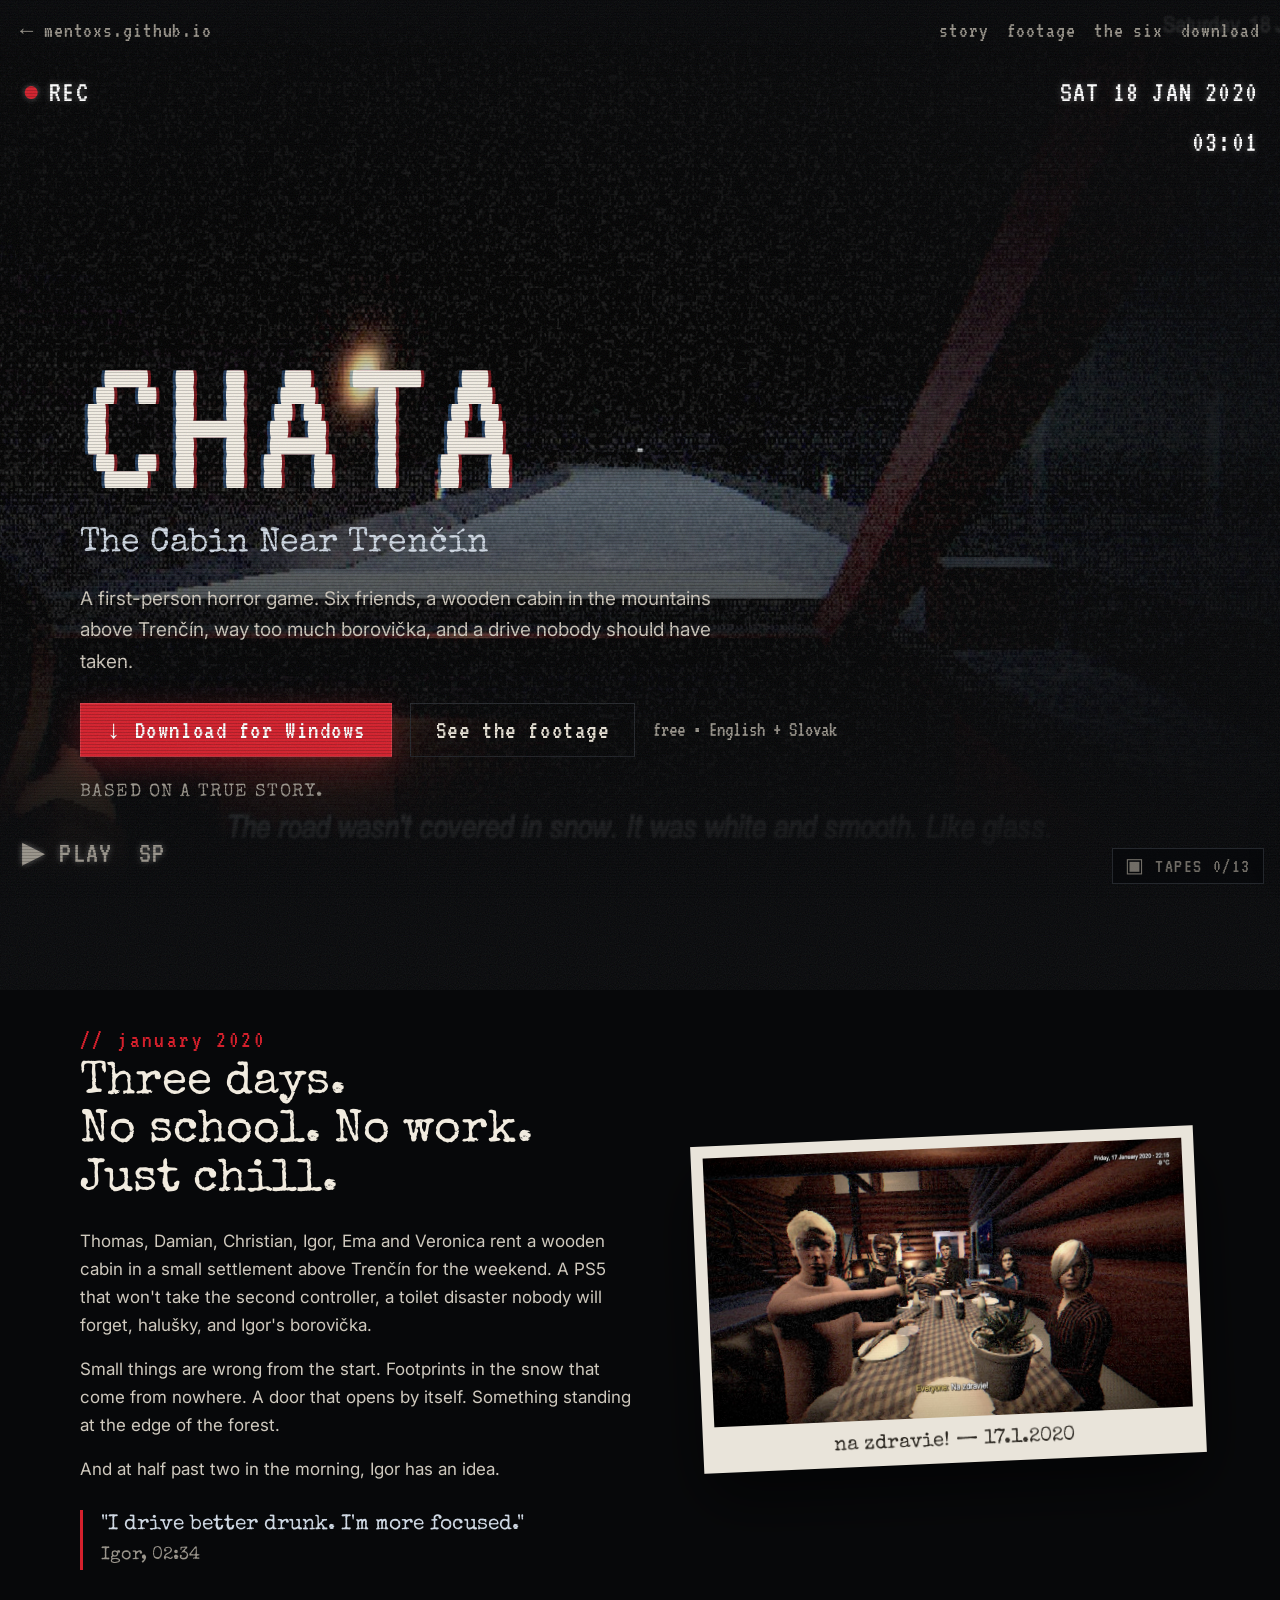
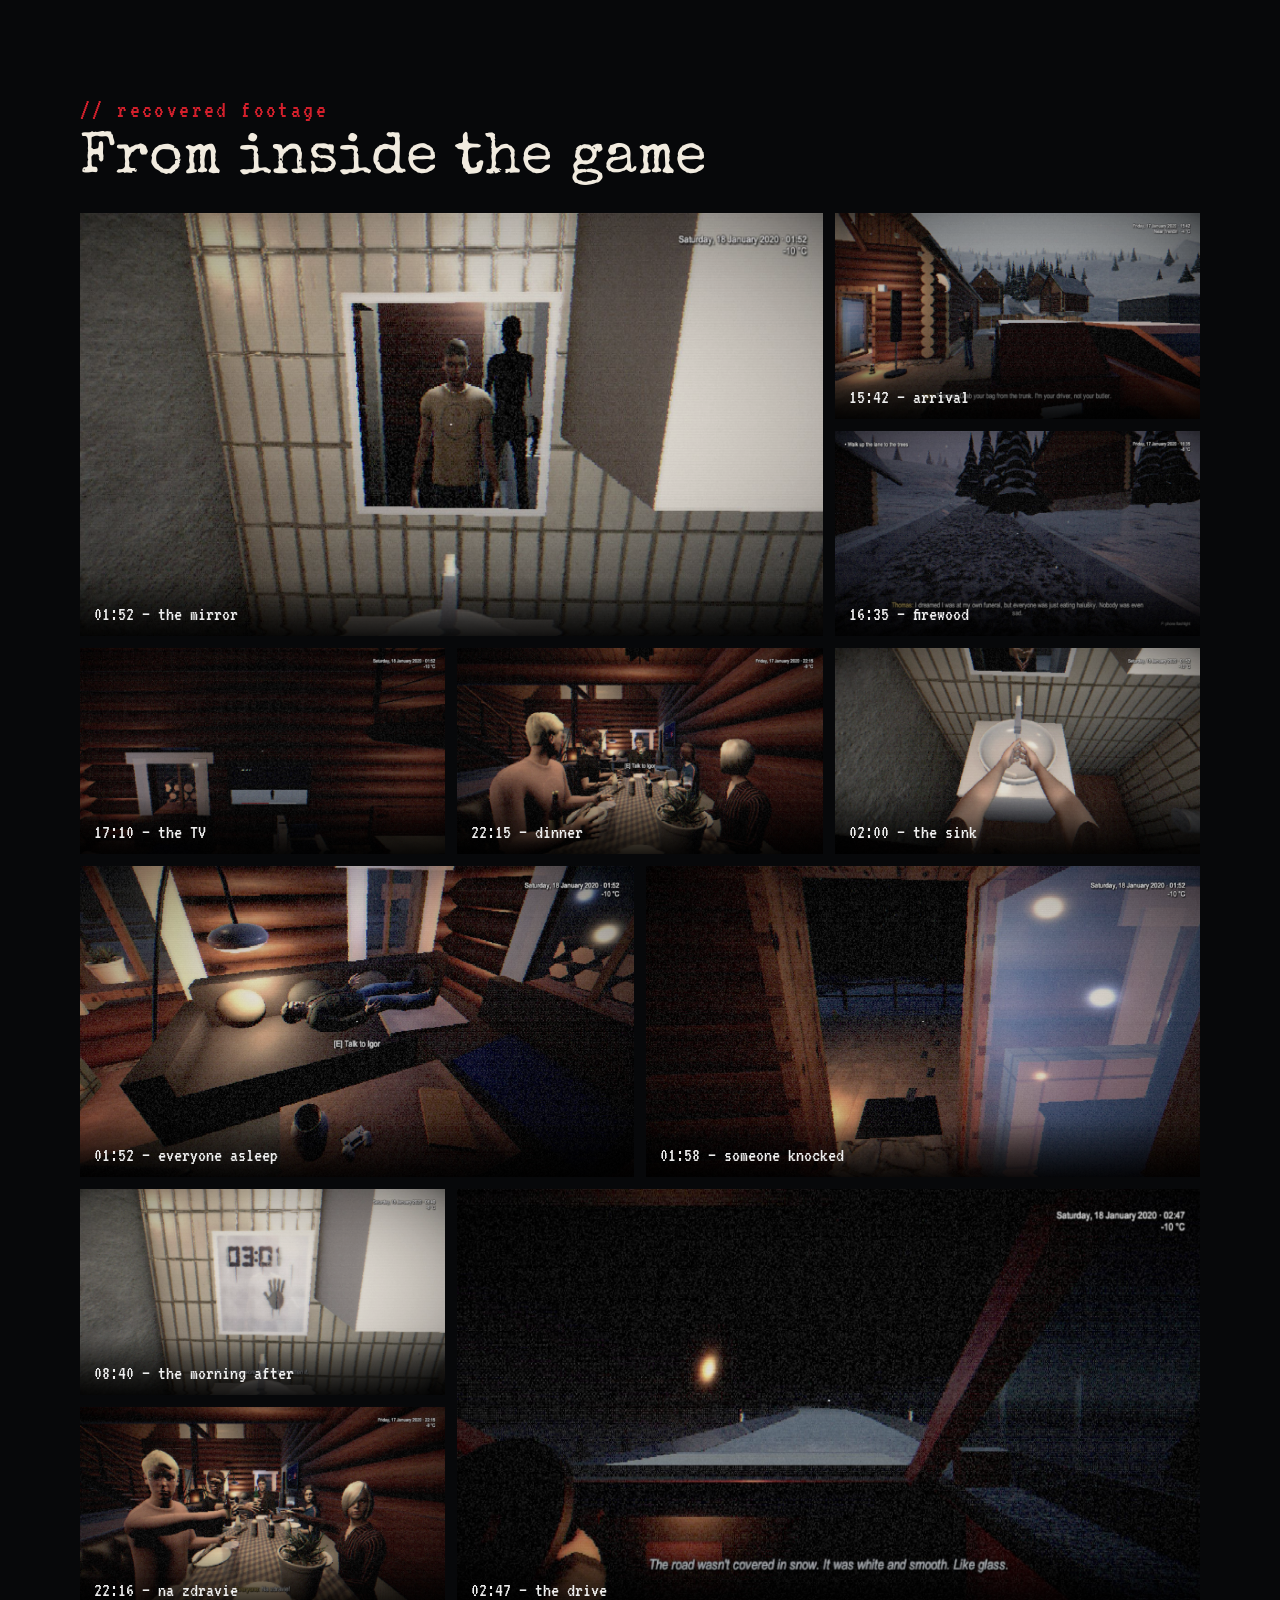
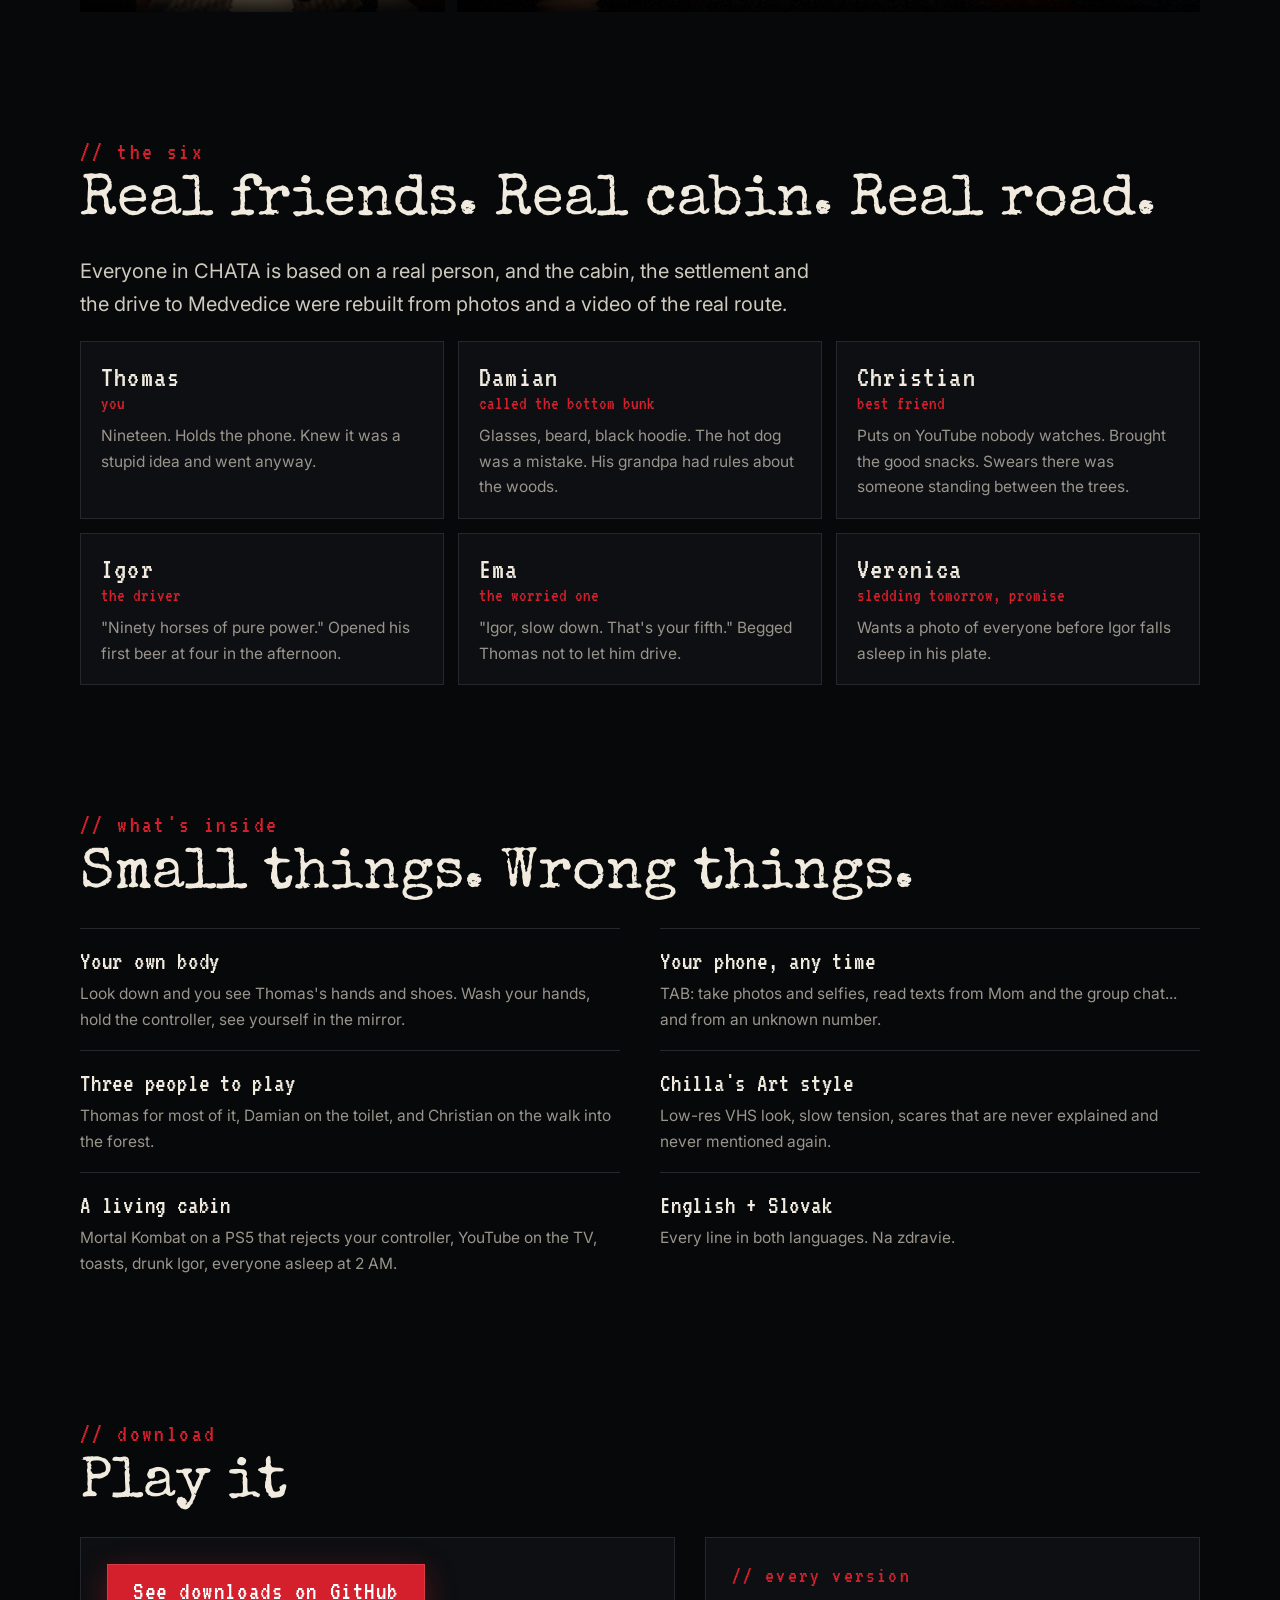
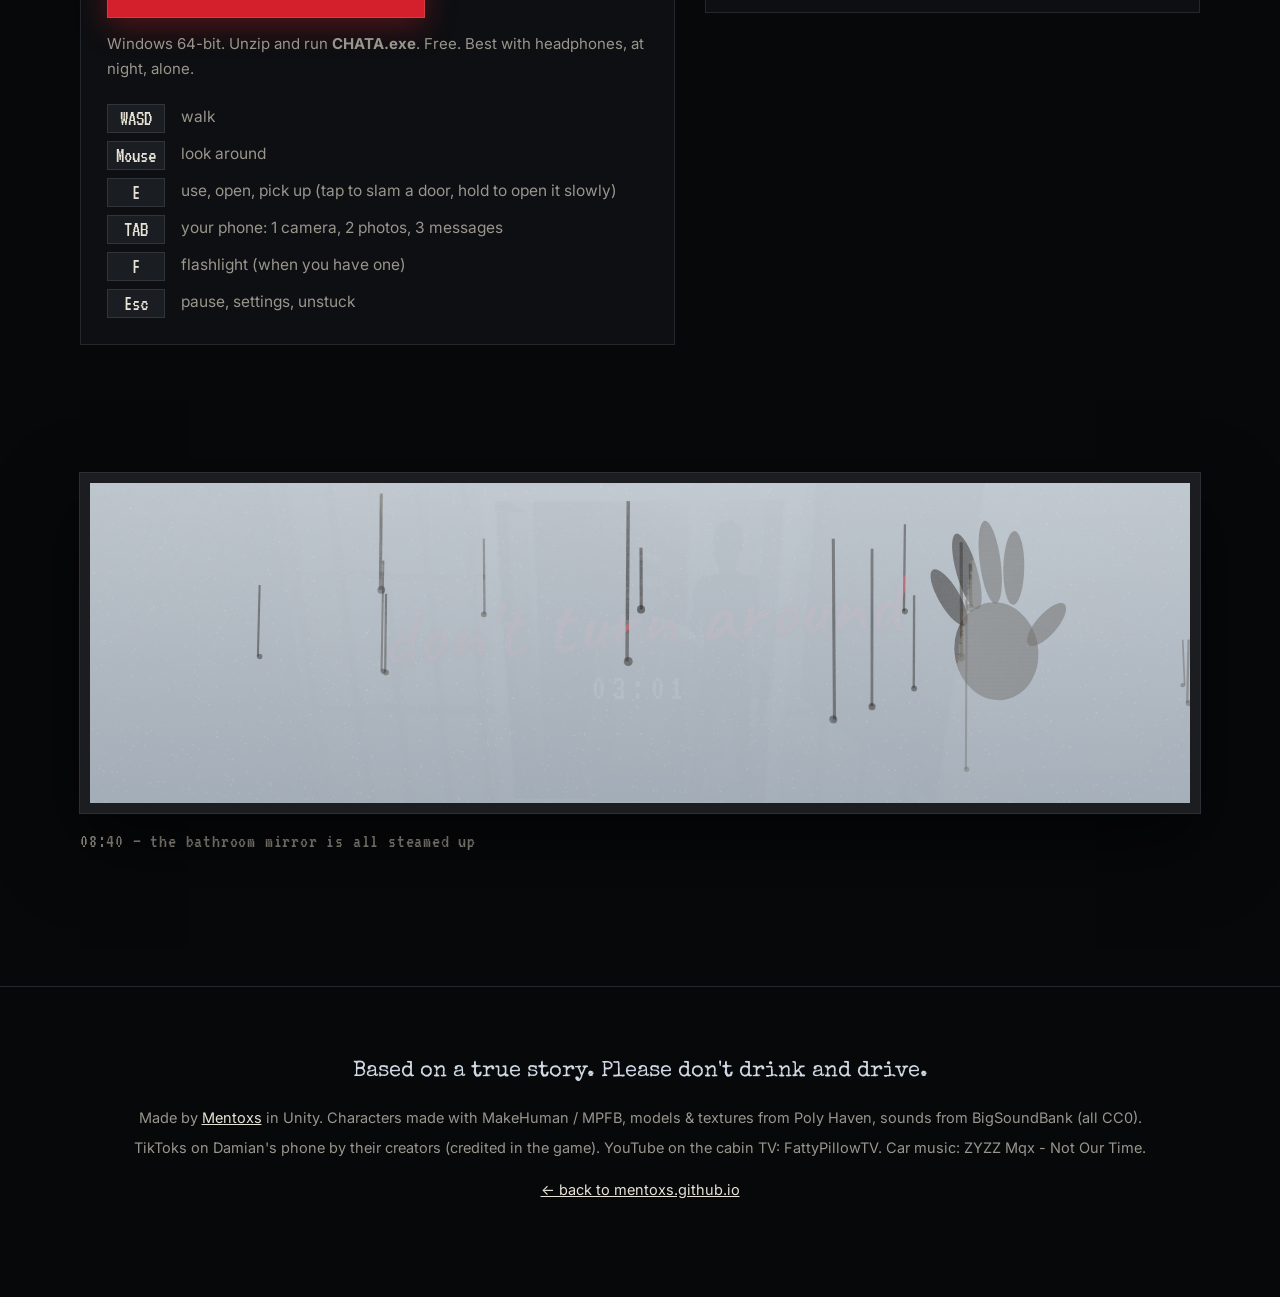
<file: chata/index.html>
<!doctype html>
<!-- Thomas, if you are reading this: don't get in the car. (He is in the console too. Type look() if you're sure.) -->
<html lang="en">
<head>
<meta charset="utf-8">
<meta name="viewport" content="width=device-width, initial-scale=1">
<title>CHATA: The Cabin Near Trenčín</title>
<meta name="description" content="CHATA - a first-person horror game based on a true story. Six friends, a wooden cabin above Trenčín, way too much borovička and a drive nobody should have taken.">
<meta name="theme-color" content="#07080a">
<meta property="og:title" content="CHATA: The Cabin Near Trenčín">
<meta property="og:description" content="A first-person horror game based on a true story. Free download for Windows.">
<meta property="og:image" content="../images/chata/mirror.jpg">
<link rel="preconnect" href="https://fonts.googleapis.com">
<link rel="preconnect" href="https://fonts.gstatic.com" crossorigin>
<link href="https://fonts.googleapis.com/css2?family=VT323&family=Special+Elite&family=Inter:wght@400;500;700&family=Caveat:wght@600&display=swap" rel="stylesheet">
<link rel="icon" id="fav" href="data:image/svg+xml,%3Csvg xmlns='http://www.w3.org/2000/svg' viewBox='0 0 32 32'%3E%3Crect width='32' height='32' fill='%2307080a'/%3E%3Cpath d='M6 16 16 7l10 9v10H6z' fill='none' stroke='%23e8e2d6' stroke-width='2.4'/%3E%3Ccircle cx='16' cy='19' r='2.4' fill='%23d4202c'/%3E%3C/svg%3E">
<style>
  :root {
    --bg: #07080a; --bg2: #0d0f12; --ink: #e8e2d6; --dim: #9a958c; --red: #d4202c; --snow: #cfd8e3; --line: #24272c;
  }
  * { box-sizing: border-box; }
  html { scroll-behavior: smooth; }
  body { margin: 0; background: var(--bg); color: var(--ink); font: 400 17px/1.65 Inter, system-ui, sans-serif; overflow-x: hidden; }
  a { color: inherit; }
  img { display: block; max-width: 100%; }
  .wrap { width: min(1120px, 100% - 32px); margin: 0 auto; }
  .vhs { font-family: VT323, monospace; letter-spacing: .04em; }
  .type { font-family: "Special Elite", monospace; }

  /* film grain + scanlines over everything */
  .grain, .scan { position: fixed; inset: 0; pointer-events: none; z-index: 50; }
  .grain { inset: -10%; will-change: transform; }
  .scan { background: repeating-linear-gradient(to bottom, rgba(0,0,0,.18) 0 1px, transparent 1px 3px); }
  .grain { opacity: .09; background-image: url("data:image/svg+xml,%3Csvg xmlns='http://www.w3.org/2000/svg' width='160' height='160'%3E%3Cfilter id='n'%3E%3CfeTurbulence type='fractalNoise' baseFrequency='.9' numOctaves='2' stitchTiles='stitch'/%3E%3C/filter%3E%3Crect width='100%25' height='100%25' filter='url(%23n)'/%3E%3C/svg%3E"); animation: grain .4s steps(3) infinite; }
  @keyframes grain { 0% { transform: translate(0,0) } 33% { transform: translate(-3%,2%) } 66% { transform: translate(2%,-3%) } }

  /* top bar */
  .top { position: fixed; top: 0; left: 0; right: 0; z-index: 40; display: flex; justify-content: space-between; align-items: center; padding: 12px 20px; background: linear-gradient(rgba(7,8,10,.9), transparent); }
  .top a { text-decoration: none; }
  .top .home { font-size: 22px; color: var(--dim); }
  .top .home:hover { color: var(--ink); }
  .top nav { display: flex; gap: 18px; font-size: 22px; }
  .top nav a { color: var(--dim); } .top nav a:hover { color: var(--ink); }
  @media (max-width: 720px) { .top nav { display: none; } }

  /* hero */
  .hero { position: relative; min-height: 100svh; display: grid; place-items: end start; padding: 0 0 9vh; overflow: hidden; }
  .hero-bg { position: absolute; inset: 0; overflow: hidden; }
  .hero-bg i { position: absolute; inset: -4%; background: center/cover no-repeat; filter: saturate(.75) contrast(1.08) brightness(.78); opacity: 0; animation: slide 28s linear infinite; }
  .hero-bg i:nth-child(1) { background-image: url("../images/chata/road.jpg"); animation-delay: 0s; opacity: 1; }
  .hero-bg i:nth-child(2) { background-image: url("../images/chata/mirror.jpg"); background-position: center 35%; animation-delay: 7s; }
  .hero-bg i:nth-child(3) { background-image: url("../images/chata/knock.jpg"); animation-delay: 14s; }
  .hero-bg i:nth-child(4) { background-image: url("../images/chata/forest.jpg"); animation-delay: 21s; }
  @keyframes slide {
    0% { opacity: 0; transform: scale(1.04) translateX(0); }
    1% { opacity: .9; transform: scale(1.04) translateX(14px) skewX(-4deg); filter: saturate(0) contrast(1.6) brightness(1.1); }
    2% { opacity: 1; transform: scale(1.04) translateX(-8px); }
    3.5% { transform: scale(1.04); filter: saturate(.75) contrast(1.08) brightness(.78); }
    25% { opacity: 1; }
    28% { opacity: 0; transform: scale(1.12) translate(-1.5%, 1%); }
    100% { opacity: 0; transform: scale(1.12) translate(-1.5%, 1%); }
  }
  @keyframes drift { to { transform: scale(1.14) translate(-1.5%, 1%); } }
  .hero::after { content: ""; position: absolute; inset: 0; background: radial-gradient(ellipse at 30% 60%, transparent 0 30%, rgba(7,8,10,.75) 75%), linear-gradient(to top, var(--bg) 2%, transparent 45%); }
  .osd { position: absolute; z-index: 2; font-size: clamp(20px, 2.4vw, 30px); color: #fff; text-shadow: 0 0 6px rgba(255,255,255,.35); }
  .osd.tl { top: 68px; left: 22px; } .osd.tr { top: 68px; right: 22px; text-align: right; } .osd.bl { bottom: 22px; left: 22px; color: var(--dim); }
  .rec::before { content: "\25CF"; color: var(--red); margin-right: 8px; animation: blink 1.1s steps(1) infinite; }
  @keyframes blink { 50% { opacity: 0; } }
  .hero .wrap { position: relative; z-index: 3; }
  h1 { margin: 0; font: 400 clamp(84px, 17vw, 210px)/.85 VT323, monospace; letter-spacing: .02em; color: #f3eee4; text-shadow: 3px 0 rgba(212,32,44,.55), -3px 0 rgba(80,160,255,.35); animation: jitter 5s infinite; }
  @keyframes jitter { 0%, 96%, 100% { transform: none; } 97% { transform: translate(4px, -2px) skewX(6deg); } 98% { transform: translate(-3px, 1px); } }
  .sub { margin: 10px 0 0; font: 400 clamp(22px, 3vw, 34px)/1.2 "Special Elite", monospace; color: var(--snow); }
  .tag { max-width: 640px; margin: 18px 0 26px; color: #cfc9be; font-size: clamp(16px, 1.6vw, 19px); }
  .cta { display: flex; flex-wrap: wrap; align-items: center; gap: 14px 18px; }
  .btn { display: inline-flex; align-items: center; gap: 10px; padding: 14px 26px; background: var(--red); color: #fff; text-decoration: none; font: 400 26px/1 VT323, monospace; letter-spacing: .06em; border: 0; box-shadow: 0 0 0 1px rgba(255,255,255,.12) inset, 0 8px 30px rgba(212,32,44,.35); transition: transform .15s, box-shadow .15s; }
  .btn:hover { transform: translateY(-2px); box-shadow: 0 0 0 1px rgba(255,255,255,.2) inset, 0 12px 40px rgba(212,32,44,.5); }
  .btn.ghost { background: transparent; color: var(--ink); box-shadow: 0 0 0 1px var(--line) inset; }
  .meta { font: 400 21px/1.2 VT323, monospace; color: var(--dim); }
  .true { margin-top: 26px; font: 400 18px/1 "Special Elite", monospace; color: var(--dim); letter-spacing: .08em; }

  /* sections */
  section { position: relative; padding: clamp(70px, 10vw, 130px) 0; scroll-margin-top: 40px; }
  .kicker { font: 400 24px/1 VT323, monospace; color: var(--red); letter-spacing: .1em; }
  h2 { margin: 8px 0 22px; font: 400 clamp(34px, 5vw, 58px)/1.05 "Special Elite", monospace; color: #f1ebdf; }
  .story h2 { font-size: clamp(30px, 3.6vw, 50px); }
  .lead { max-width: 760px; color: #cfc9be; font-size: clamp(17px, 1.7vw, 20px); }
  .story { display: grid; grid-template-columns: 1.1fr 1fr; gap: clamp(28px, 5vw, 70px); align-items: center; }
  .story p { color: #cfc9be; margin: 0 0 16px; }
  .story blockquote { margin: 26px 0 0; padding-left: 18px; border-left: 3px solid var(--red); font: 400 21px/1.45 "Special Elite", monospace; color: var(--snow); }
  @media (max-width: 860px) { .story { grid-template-columns: 1fr; } .polaroid { max-width: 520px; } }

  /* gallery */
  .gal { display: grid; grid-template-columns: repeat(12, 1fr); grid-auto-flow: dense; gap: 12px; }
  .shot { position: relative; overflow: hidden; background: #000; cursor: zoom-in; border: 0; padding: 0; grid-column: span 4; aspect-ratio: 16/9; }
  .shot.wide { grid-column: span 8; grid-row: span 2; aspect-ratio: auto; } .shot.wide.r { grid-column: 5 / span 8; } .shot.half { grid-column: span 6; }
  .shot img { width: 100%; height: 100%; object-fit: cover; filter: saturate(.85) brightness(.9); transition: transform .5s, filter .3s; }
  .shot:hover img { transform: scale(1.04); filter: saturate(1) brightness(1); }
  .shot figcaption { position: absolute; left: 0; right: 0; bottom: 0; padding: 26px 14px 10px; background: linear-gradient(transparent, rgba(0,0,0,.85)); font: 400 20px/1.15 VT323, monospace; color: #eee; text-align: left; }
  @media (max-width: 860px) { .shot, .shot.wide, .shot.wide.r, .shot.half { grid-column: span 12; grid-row: auto; aspect-ratio: 16/9; } }

  /* lightbox */
  .lb { position: fixed; inset: 0; z-index: 60; display: none; place-items: center; background: rgba(0,0,0,.92); padding: 20px; }
  .lb.on { display: grid; }
  .lb img { max-height: 84vh; width: auto; box-shadow: 0 0 80px rgba(0,0,0,.8); }
  .lb p { margin: 12px 0 0; text-align: center; font: 400 24px/1.2 VT323, monospace; color: #ddd; }
  .lb button { position: absolute; top: 14px; right: 18px; background: none; border: 0; color: #fff; font: 400 40px/1 VT323, monospace; cursor: pointer; }

  /* cast */
  .cast { display: grid; grid-template-columns: repeat(3, 1fr); gap: 14px; }
  .who { padding: 20px 20px 18px; background: var(--bg2); border: 1px solid var(--line); }
  .who b { display: block; font: 400 30px/1 VT323, monospace; color: #f1ebdf; letter-spacing: .04em; }
  .who i { display: block; margin: 2px 0 10px; font: 400 19px/1 VT323, monospace; color: var(--red); font-style: normal; }
  .who p { margin: 0; color: var(--dim); font-size: 15.5px; }
  @media (max-width: 860px) { .cast { grid-template-columns: 1fr 1fr; } } @media (max-width: 520px) { .cast { grid-template-columns: 1fr; } }

  /* features */
  .feat { display: grid; grid-template-columns: repeat(2, 1fr); gap: 0 40px; margin-top: 10px; }
  .feat div { padding: 18px 0; border-top: 1px solid var(--line); }
  .feat b { font: 400 26px/1.1 VT323, monospace; color: #f1ebdf; letter-spacing: .03em; }
  .feat p { margin: 4px 0 0; color: var(--dim); font-size: 15.5px; }
  @media (max-width: 720px) { .feat { grid-template-columns: 1fr; } }

  /* controls + download */
  .dlbox { display: grid; grid-template-columns: 1.2fr 1fr; gap: 30px; align-items: start; }
  .card { background: var(--bg2); border: 1px solid var(--line); padding: 26px; }
  .keys { display: grid; grid-template-columns: auto 1fr; gap: 8px 16px; font-size: 15.5px; color: var(--dim); }
  .keys kbd { font: 400 21px/1 VT323, monospace; color: var(--ink); background: #1a1d22; border: 1px solid #30343b; padding: 3px 8px; text-align: center; min-width: 48px; }
  .notes { margin: 14px 0 0; color: var(--dim); font-size: 15px; }
  .vers { list-style: none; margin: 0; padding: 0; max-height: 440px; overflow: auto; }
  .vers li { padding: 12px 0; border-top: 1px solid var(--line); font-size: 14.5px; color: var(--dim); }
  .vers li a { font: 400 22px/1 VT323, monospace; color: var(--ink); text-decoration: none; }
  .vers li a:hover { color: var(--red); }
  .vers li small { margin-left: 8px; font: 400 18px/1 VT323, monospace; color: #6f6a62; }
  .vers li span { display: block; margin-top: 4px; }
  @media (max-width: 860px) { .dlbox { grid-template-columns: 1fr; } }

  footer { padding: 70px 0 90px; border-top: 1px solid var(--line); text-align: center; color: var(--dim); }
  footer .warn { font: 400 22px/1.4 "Special Elite", monospace; color: var(--snow); margin: 0 0 18px; }
  footer p { margin: 6px 0; font-size: 14.5px; }
  footer a { color: var(--ink); }

  .reveal { opacity: 0; transform: translateY(24px); transition: opacity .9s, transform .9s; }
  .reveal.in { opacity: 1; transform: none; }
  @media (prefers-reduced-motion: reduce) { .hero-bg i, h1, .grain, .rec::before { animation: none; } .hero-bg i:not(:first-child) { display: none; } .reveal { opacity: 1; transform: none; transition: none; } }
</style>
<link rel="stylesheet" href="secrets.css">
</head>
<body>
<div class="scan" aria-hidden="true"></div>
<div class="grain" aria-hidden="true"></div>

<header class="top">
  <a class="home vhs" href="../">&larr; mentoxs.github.io</a>
  <nav class="vhs"><a href="#story">story</a><a href="#footage">footage</a><a href="#friends">the six</a><a href="#download">download</a></nav>
</header>

<main id="main">
<section class="hero" id="top" style="padding-top:0">
  <div class="hero-bg" aria-hidden="true"><i></i><i></i><i></i><i></i></div>
  <div class="hero-ghost" aria-hidden="true"></div>
  <div class="tracking" aria-hidden="true"></div>
  <div class="osd tl vhs rec" id="osdRec">REC</div>
  <div class="osd tr vhs" id="osdTime">SAT 18 JAN 2020<br>03:01</div>
  <div class="osd bl vhs" id="vcr" role="button" tabindex="0">&#9654; PLAY &nbsp;SP</div>
  <div class="wrap">
    <h1 id="title">CHATA</h1>
    <p class="sub">The Cabin Near Trenčín</p>
    <p class="tag" id="heroTag">A first-person horror game. Six friends, a wooden cabin in the mountains above Trenčín, way too much <span class="w-boro">borovička</span>, and a drive nobody should have taken.</p>
    <div class="cta">
      <span id="heroDl"><a class="btn" href="#download">&#8595; Download for Windows</a></span>
      <a class="btn ghost" href="#footage">See the footage</a>
      <span class="meta" id="heroMeta">free &bull; English + Slovak</span>
    </div>
    <p class="true">BASED ON A TRUE STORY.</p>
  </div>
</section>

<section id="story">
  <span class="scrawl" style="top:9%;right:6%;transform:rotate(-7deg)">HE WAS AT THE TABLE</span>
  <div class="wrap story">
    <div class="reveal">
      <div class="kicker">// january 2020</div>
      <h2>Three days.<br>No school. No work.<br>Just chill.</h2>
      <p>Thomas, Damian, Christian, Igor, Ema and Veronica rent a wooden cabin in a small settlement above Trenčín for the weekend. A PS5 that won't take the second controller, a toilet disaster nobody will forget, halušky, and Igor's <span class="w-boro">borovička</span>.</p>
      <p>Small things are wrong from the start. Footprints in the snow that come from nowhere. A door that opens by itself. Something standing at the edge of the forest.</p>
      <p>And at half past two in the morning, Igor has an idea.</p>
      <blockquote>"I drive better drunk. I'm more focused."<br><small style="color:var(--dim)">Igor, 02:34</small></blockquote>
    </div>
    <figure class="polaroid reveal" id="polaroid" style="margin:0" tabindex="0" role="button" aria-label="Photo from the cabin. Turn it over.">
      <div class="pol-in">
        <div class="pol-front">
          <img src="../images/chata/toast.jpg" alt="The friends raising their drinks at the cabin table" loading="lazy">
          <span>na zdravie! &mdash; 17.1.2020</span>
        </div>
        <div class="pol-back" aria-hidden="true">
          <p>chata, 17.1.2020<br>Igor, Damian, Christian,<br>Ema, Veronica<br><small>(+ me behind the camera)</small></p>
          <p class="pol-q">there were only five of them at that table.<br>so who is the sixth?</p>
        </div>
      </div>
    </figure>
  </div>
</section>

<section id="footage" style="padding-top:0">
  <span class="scrawl" style="top:-2%;right:4%;transform:rotate(4deg)">COUNT THEM AGAIN</span>
  <div class="wrap">
    <div class="reveal">
      <div class="kicker">// recovered footage</div>
      <h2>From inside the game</h2>
    </div>
    <div class="gal reveal" id="gal">
      <figure class="shot wide" style="margin:0" data-cap="The mirror at 2 AM. Don't look behind you."><img src="../images/chata/mirror.jpg" alt="A black figure standing behind Thomas in the bathroom mirror" loading="lazy"><figcaption>01:52 &mdash; the mirror</figcaption></figure>
      <figure class="shot" style="margin:0" data-cap="Arriving at the cabin. Grab your bag from the trunk."><img src="../images/chata/arrive.jpg" alt="Arriving at the wooden cabin in the snow" loading="lazy"><figcaption>15:42 &mdash; arrival</figcaption></figure>
      <figure class="shot" style="margin:0" data-cap="Getting firewood before it gets dark. You play as Christian."><img src="../images/chata/forest.jpg" alt="A snowy lane leading up into a pine forest at dusk" loading="lazy"><figcaption>16:35 &mdash; firewood</figcaption></figure>
      <figure class="shot" style="margin:0" data-cap="The video froze for a second. Nobody noticed."><img src="../images/chata/tv.jpg" alt="The cabin TV frozen on a figure standing in a snowy field" loading="lazy"><figcaption>17:10 &mdash; the TV</figcaption></figure>
      <figure class="shot" style="margin:0" data-cap="Igor drank borovička like it was water."><img src="../images/chata/drink.jpg" alt="Everyone at the table watching Igor drink" loading="lazy"><figcaption>22:15 &mdash; dinner</figcaption></figure>
      <figure class="shot half" style="margin:0" data-cap="Everyone passed out wherever they were sitting."><img src="../images/chata/sofa.jpg" alt="Igor asleep on the sofa at night" loading="lazy"><figcaption>01:52 &mdash; everyone asleep</figcaption></figure>
      <figure class="shot half" style="margin:0" data-cap="Three knocks. Footprints leading up to the door. None leading away."><img src="../images/chata/knock.jpg" alt="The front door open at night with footprints in the snow" loading="lazy"><figcaption>01:58 &mdash; someone knocked</figcaption></figure>
      <figure class="shot" style="margin:0" data-cap="Wash your hands. Then look up."><img src="../images/chata/wash.jpg" alt="First-person hands washing under the tap" loading="lazy"><figcaption>02:00 &mdash; the sink</figcaption></figure>
      <figure class="shot wide r" style="margin:0" data-cap="The road wasn't covered in snow. It was white and smooth. Like glass."><img src="../images/chata/road.jpg" alt="View from the passenger seat on an icy night road" loading="lazy"><figcaption>02:47 &mdash; the drive</figcaption></figure>
      <figure class="shot" style="margin:0" data-cap="The morning after. Everyone swore they hadn't written it."><img src="../images/chata/fog.jpg" alt="A steamed-up mirror with a handprint and 03:01 written in it" loading="lazy"><figcaption>08:40 &mdash; the morning after</figcaption></figure>
      <figure class="shot" style="margin:0" data-cap="Everyone at the table. Look behind them."><img src="../images/chata/toast.jpg" alt="The six friends raising their drinks" loading="lazy"><figcaption>22:16 &mdash; na zdravie</figcaption></figure>
    </div>
  </div>
</section>

<section id="friends" style="padding-top:0">
  <span class="scrawl" style="bottom:-3%;left:5%;transform:rotate(-3deg)">THERE WERE SEVEN OF US</span>
  <div class="wrap">
    <div class="reveal">
      <div class="kicker" id="sixKick">// the six</div>
      <h2>Real friends. Real cabin. Real road.</h2>
      <p class="lead">Everyone in CHATA is based on a real person, and the cabin, the settlement and the drive to Medvedice were rebuilt from photos and a video of the real route.</p>
    </div>
    <div class="cast reveal">
      <div class="who"><b class="w-thomas">Thomas</b><i>you</i><p>Nineteen. Holds the phone. Knew it was a stupid idea and went anyway.</p></div>
      <div class="who"><b>Damian</b><i>called the bottom bunk</i><p>Glasses, beard, black hoodie. The hot dog was a mistake. His grandpa had rules about the woods.</p></div>
      <div class="who"><b>Christian</b><i>best friend</i><p>Puts on YouTube nobody watches. Brought the good snacks. Swears there was someone standing between the trees.</p></div>
      <div class="who"><b>Igor</b><i>the driver</i><p>"Ninety horses of pure power." Opened his first beer at four in the afternoon.</p></div>
      <div class="who"><b>Ema</b><i>the worried one</i><p>"Igor, slow down. That's your fifth." Begged Thomas not to let him drive.</p></div>
      <div class="who"><b>Veronica</b><i>sledding tomorrow, promise</i><p>Wants a photo of everyone before Igor falls asleep in his plate.</p></div>
      <div class="who seventh" id="seventh" aria-hidden="true"><b>???</b><i>was in the photo</i><p>At the table the whole weekend. Nobody remembers inviting him. Nobody remembers his face.</p></div>
    </div>
  </div>
</section>

<section style="padding-top:0">
  <span class="scrawl" style="top:4%;right:8%;transform:rotate(-5deg)">DON'T TURN AROUND</span>
  <div class="wrap">
    <div class="reveal">
      <div class="kicker">// what's inside</div>
      <h2>Small things. Wrong things.</h2>
    </div>
    <div class="feat reveal">
      <div><b>Your own body</b><p>Look down and you see Thomas's hands and shoes. Wash your hands, hold the controller, see yourself in the mirror.</p></div>
      <div><b>Your phone, any time</b><p>TAB: take photos and selfies, read texts from Mom and the group chat... and from an unknown number.</p></div>
      <div><b>Three people to play</b><p>Thomas for most of it, Damian on the toilet, and Christian on the walk into the forest.</p></div>
      <div><b>Chilla's Art style</b><p>Low-res VHS look, slow tension, scares that are never explained and never mentioned again.</p></div>
      <div><b>A living cabin</b><p>Mortal Kombat on a PS5 that rejects your controller, YouTube on the TV, toasts, drunk Igor, everyone asleep at 2 AM.</p></div>
      <div><b>English + Slovak</b><p>Every line in both languages. Na zdravie.</p></div>
    </div>
  </div>
</section>

<section id="download" style="padding-top:0">
  <span class="scrawl" style="bottom:2%;right:5%;transform:rotate(3deg)">DON'T GET IN THE CAR</span>
  <div class="wrap">
    <div class="reveal">
      <div class="kicker">// download</div>
      <h2>Play it</h2>
    </div>
    <div class="dlbox reveal">
      <div class="card">
        <div id="dlLatest" class="meta">loading the latest version...</div>
        <p class="notes">Windows 64-bit. Unzip and run <b>CHATA.exe</b>. Free. Best with headphones, at night, alone.</p>
        <div class="keys" style="margin-top:22px">
          <kbd>WASD</kbd><span>walk</span>
          <kbd>Mouse</kbd><span>look around</span>
          <kbd>E</kbd><span>use, open, pick up (tap to slam a door, hold to open it slowly)</span>
          <kbd data-egg="phone" tabindex="0" role="button">TAB</kbd><span>your phone: 1 camera, 2 photos, 3 messages</span>
          <kbd data-egg="flash" tabindex="0" role="button">F</kbd><span>flashlight (when you have one)</span>
          <kbd>Esc</kbd><span>pause, settings, unstuck</span>
        </div>
      </div>
      <div class="card">
        <div class="kicker" style="font-size:22px">// every version</div>
        <ul class="vers" id="vers"><li>loading...</li></ul>
      </div>
    </div>
  </div>
</section>

<section id="mirror" style="padding-top:0">
  <div class="wrap">
    <div class="fogglass" id="fogglass">
      <div class="fog-under" aria-hidden="true"><span class="fog-msg">don't turn around</span><span class="fog-time">03:01</span></div>
      <canvas id="fog" aria-label="A steamed-up bathroom mirror"></canvas>
    </div>
    <p class="fog-cap vhs">08:40 &mdash; the bathroom mirror is all steamed up</p>
  </div>
</section>

<footer>
  <div class="wrap">
    <p class="warn">Based on a true story. Please don't drink and drive.</p>
    <p>Made by <a href="../">Mentoxs</a> in Unity. Characters made with MakeHuman / MPFB, models &amp; textures from Poly Haven, sounds from BigSoundBank (all CC0).</p>
    <p>TikToks on Damian's phone by their creators (credited in the game). YouTube on the cabin TV: FattyPillowTV. Car music: ZYZZ Mqx - Not Our Time.</p>
    <p style="margin-top:18px"><a href="../">&larr; back to mentoxs.github.io</a></p>
  </div>
</footer>
</main>

<div class="lb" id="lb" role="dialog" aria-modal="true" aria-label="Screenshot">
  <button type="button" aria-label="Close" id="lbClose">&times;</button>
  <figure style="margin:0"><img id="lbImg" alt=""><p id="lbCap"></p></figure>
</div>

<div id="shadowman" aria-hidden="true"></div>
<div id="dark" aria-hidden="true"></div>
<div id="steps" aria-hidden="true"></div>
<div id="jump" aria-hidden="true"></div>
<pre id="dbg" aria-hidden="true"></pre>
<div id="subs" aria-live="polite"></div>
<div id="tapeNote" aria-live="polite"></div>
<button type="button" id="tapes" aria-haspopup="dialog" aria-label="Recovered tapes">&#9635; TAPES <span id="tapeN">0</span>/13</button>

<div class="ov" id="tapeLog" role="dialog" aria-modal="true" aria-labelledby="tapeTitle">
  <div class="ov-box log">
    <button type="button" class="ov-x" aria-label="Close">&times;</button>
    <div class="kicker">// evidence</div>
    <h3 id="tapeTitle">Recovered tapes</h3>
    <p class="log-sum" id="tapeSum"></p>
    <ol id="tapeList"></ol>
    <button type="button" class="log-reset" id="tapeReset">erase all tapes</button>
  </div>
</div>

<div class="ov" id="phone" role="dialog" aria-modal="true" aria-label="Thomas's phone">
  <div class="ph">
    <div class="ph-bar"><span id="phClock">03:01</span><span>&#9679;&#9679;&#9675; &nbsp;3%</span></div>
    <div class="ph-head"><button type="button" class="ph-back" id="phBack" aria-label="Back">&lsaquo;</button><b id="phTitle">Messages</b><button type="button" class="ov-x" aria-label="Put the phone away">&times;</button></div>
    <div class="ph-body" id="phBody"></div>
    <div class="ph-foot">Thomas's phone</div>
  </div>
</div>

<div class="ov" id="finale" role="dialog" aria-modal="true" aria-label="All tapes recovered">
  <div class="fin">
    <div class="vhs fin-rec">&#9679; REC &nbsp;03:01</div>
    <h3>ALL 13 TAPES RECOVERED</h3>
    <p>You saw everything he wanted you to see.</p>
    <p class="fin-big">Now play it. At night. Alone. With headphones.</p>
    <div class="fin-cta"><a class="btn" id="finDl" href="#download">&#8595; Download CHATA</a><button type="button" class="btn ghost ov-x">close the tape</button></div>
  </div>
</div>

<script src="secrets.js" defer></script>
<script>
(function () {
  // fade sections in as you scroll
  var io = "IntersectionObserver" in window ? new IntersectionObserver(function (es) {
    es.forEach(function (e) { if (e.isIntersecting) { e.target.classList.add("in"); io.unobserve(e.target); } });
  }, { threshold: 0.12 }) : null;
  document.querySelectorAll(".reveal").forEach(function (el) { io ? io.observe(el) : el.classList.add("in"); });

  // screenshot lightbox
  var lb = document.getElementById("lb"), lbImg = document.getElementById("lbImg"), lbCap = document.getElementById("lbCap");
  document.querySelectorAll(".shot").forEach(function (s) {
    s.tabIndex = 0;
    function open() { var i = s.querySelector("img"); lbImg.src = i.src; lbImg.alt = i.alt; lbCap.textContent = s.getAttribute("data-cap") || ""; lb.classList.add("on"); }
    s.addEventListener("click", open);
    s.addEventListener("keydown", function (e) { if (e.key === "Enter") open(); });
  });
  function close() { lb.classList.remove("on"); }
  lb.addEventListener("click", function (e) { if (e.target === lb || e.target.id === "lbClose") close(); });
  document.addEventListener("keydown", function (e) { if (e.key === "Escape") close(); });

  // downloads from the GitHub releases (chata-vN)
  function esc(s) { var d = document.createElement("div"); d.textContent = s || ""; return d.innerHTML; }
  function mb(b) { return (b / 1048576).toFixed(0) + " MB"; }
  function day(s) { return new Date(s).toLocaleDateString(); }
  var box = document.getElementById("dlLatest"), vers = document.getElementById("vers");
  fetch("https://api.github.com/repos/Mentoxs/Mentoxs.github.io/releases?per_page=100").then(function (r) { return r.json(); }).then(function (list) {
    var rel = (list || []).filter(function (x) { return /^chata-v\d+$/.test(x.tag_name) && !x.draft && x.assets && x.assets.length; })
      .sort(function (a, b) { return parseInt(b.tag_name.slice(7), 10) - parseInt(a.tag_name.slice(7), 10); });
    if (!rel.length) { box.textContent = "no download yet, check back soon"; vers.innerHTML = ""; return; }
    var r0 = rel[0], a0 = r0.assets[0];
    box.innerHTML = '<a class="btn" href="' + a0.browser_download_url + '">&#8595; Download ' + esc(r0.name || r0.tag_name) + '</a>' +
      '<div style="margin-top:10px">latest &bull; ' + day(r0.published_at) + ' &bull; ' + mb(a0.size) + '</div>';
    document.getElementById("heroDl").innerHTML = '<a class="btn" href="' + a0.browser_download_url + '">&#8595; Download ' + esc(r0.name || r0.tag_name) + '</a>';
    document.getElementById("heroMeta").innerHTML = 'free &bull; Windows &bull; ' + mb(a0.size) + ' &bull; English + Slovak';
    vers.innerHTML = "";
    rel.forEach(function (r) {
      var li = document.createElement("li");
      li.innerHTML = '<a href="' + r.assets[0].browser_download_url + '">' + esc(r.name || r.tag_name) + '</a><small>' + day(r.published_at) + '</small><span></span>';
      li.querySelector("span").textContent = r.body || "";
      vers.appendChild(li);
    });
  }).catch(function () {
    box.innerHTML = '<a class="btn" href="https://github.com/Mentoxs/Mentoxs.github.io/releases">See downloads on GitHub</a>';
    vers.innerHTML = "";
  });
})();
</script>
</body>
</html>
</file>
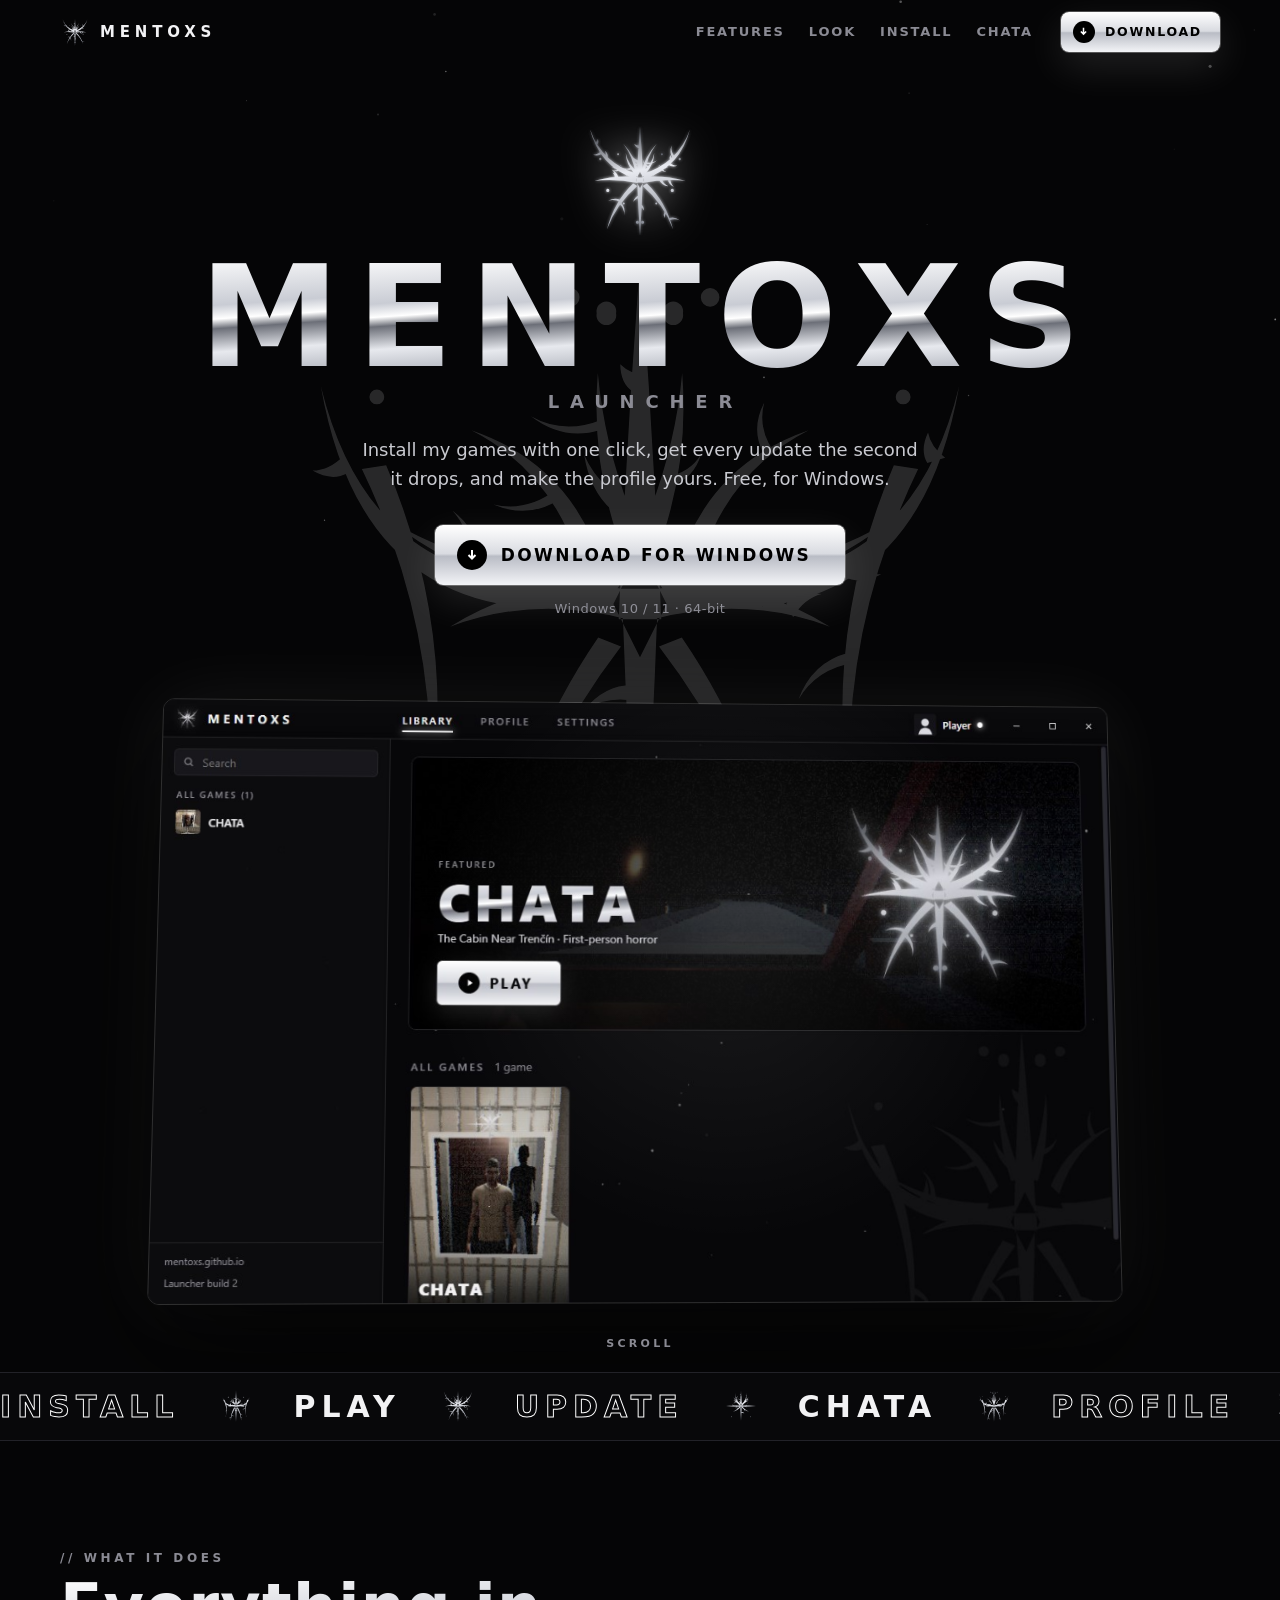
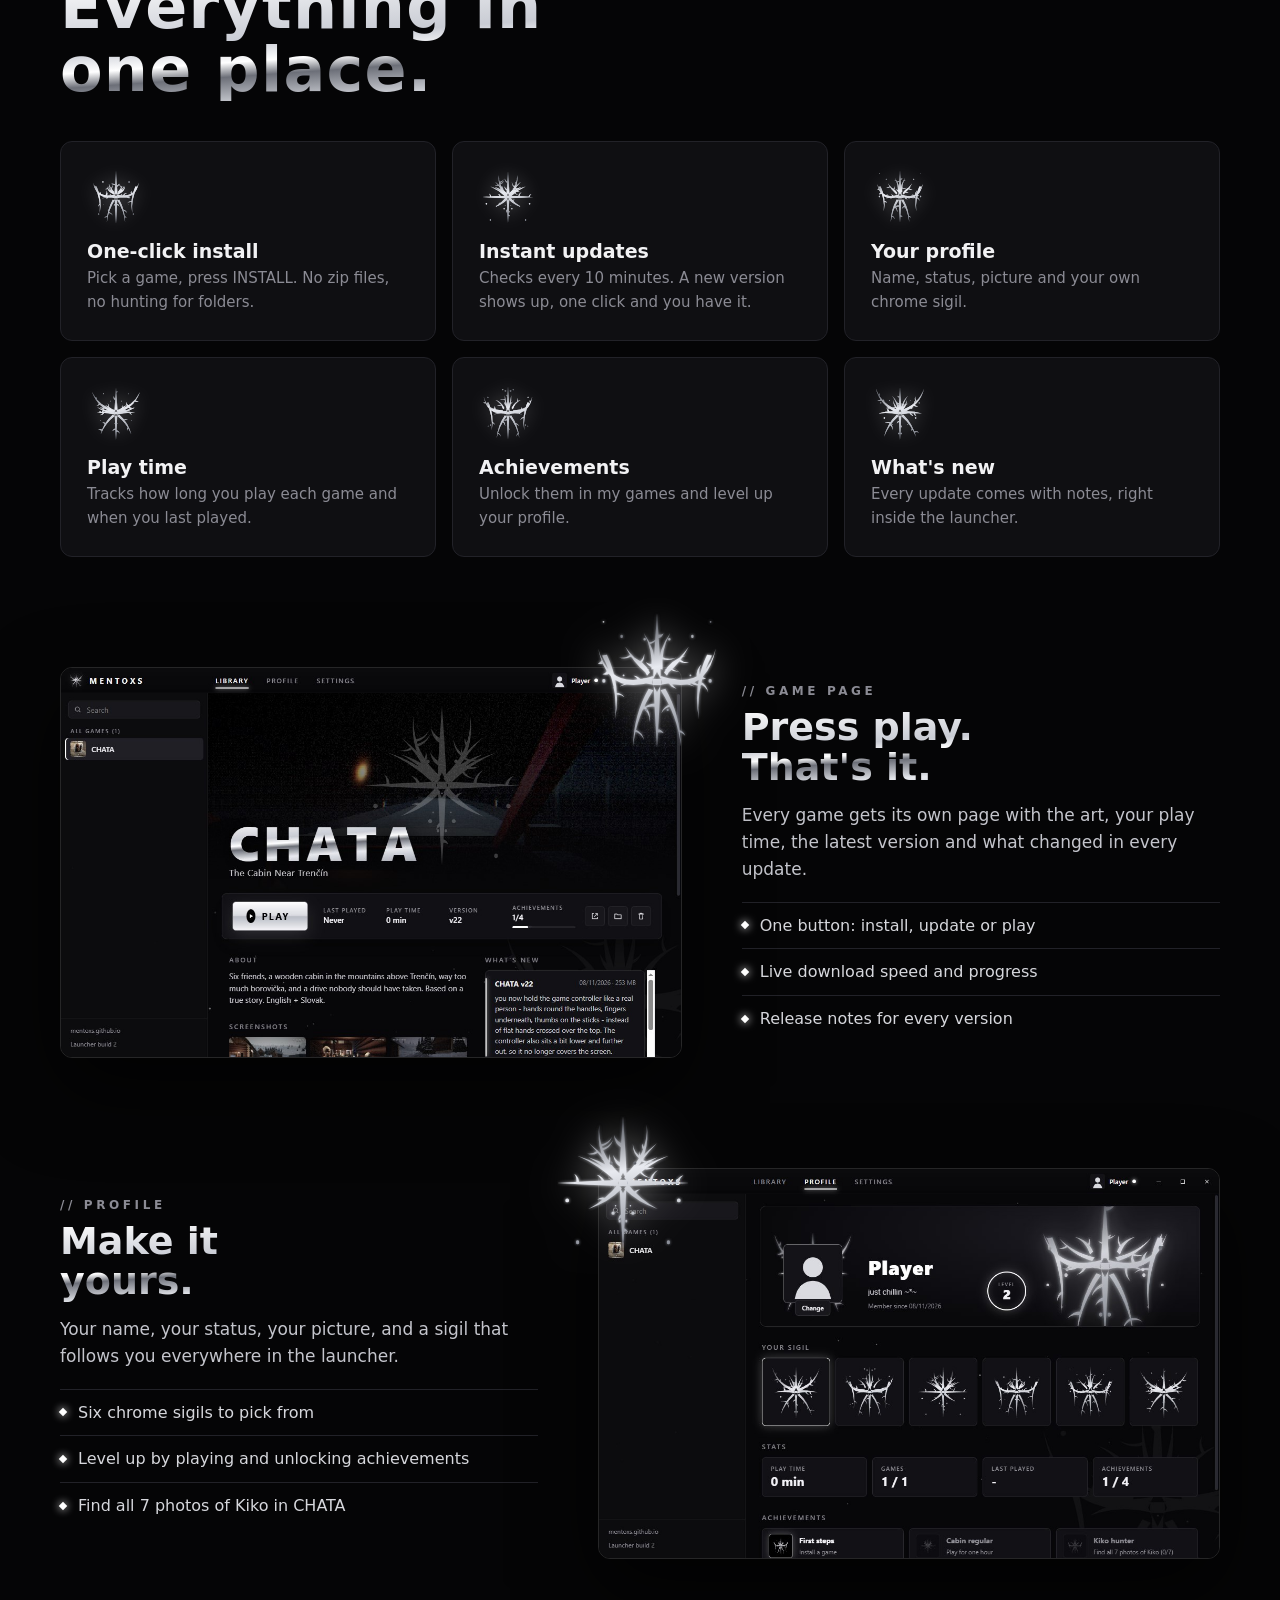
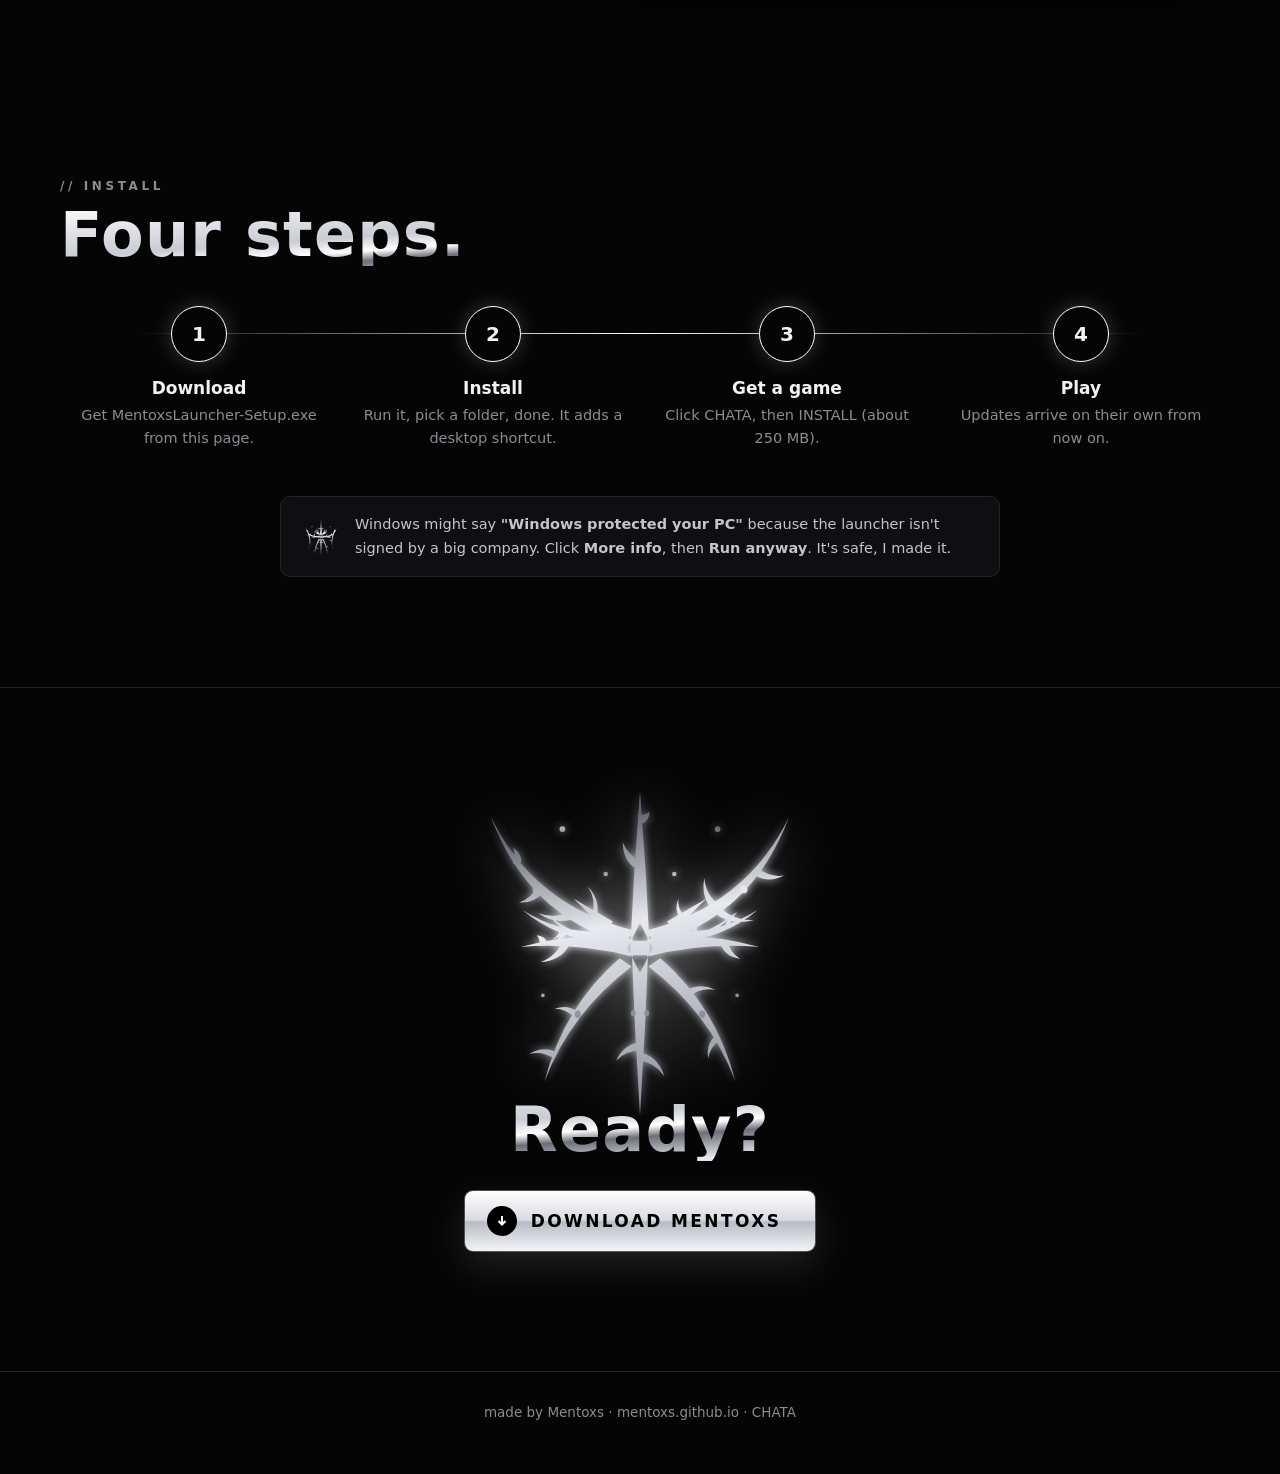
<file: launcher/index.html>
<!doctype html>
<html lang="en">
<head>
<meta charset="utf-8">
<meta name="viewport" content="width=device-width, initial-scale=1">
<title>Mentoxs Launcher</title>
<meta name="description" content="Mentoxs Launcher: install, play and update Mentoxs games like CHATA. Free for Windows.">
<meta name="theme-color" content="#050506">
<meta property="og:title" content="Mentoxs Launcher">
<meta property="og:description" content="Install, play and update Mentoxs games. Profiles, play time and achievements. Free for Windows.">
<meta property="og:image" content="../images/launcher/library.jpg">
<link rel="icon" href="../images/launcher/icon.png">
<style>
  :root { --bg: #050506; --panel: #0f0f12; --line: #222228; --ink: #f2f2f4; --dim: #8b8b94; --ease: cubic-bezier(.2,.8,.2,1);
    --font: "Segoe UI Variable Text", "Segoe UI", system-ui, -apple-system, sans-serif; --display: "Segoe UI Variable Display", "Segoe UI", system-ui, -apple-system, sans-serif; }
  * { box-sizing: border-box; }
  html { scroll-behavior: smooth; }
  body { margin: 0; background: var(--bg); color: var(--ink); font: 16px/1.6 var(--font); overflow-x: hidden; -webkit-font-smoothing: antialiased; }
  a { color: inherit; }
  img { display: block; max-width: 100%; }
  .wrap { width: min(1160px, 100% - 32px); margin: 0 auto; }
  .sigil { width: 100%; height: 100%; overflow: visible; }
  .chrome { background: linear-gradient(176deg, #fff 0%, #c9ccd4 38%, #fff 48%, #6c6f78 55%, #e7e9ee 72%, #9da1ab 100%); -webkit-background-clip: text; background-clip: text; color: transparent; }
  .dim { color: var(--dim); }
  .dust { position: fixed; inset: 0; z-index: 0; pointer-events: none; }
  main, header, footer { position: relative; z-index: 1; }

  /* intro */
  .intro { position: fixed; inset: 0; z-index: 99; background: #000; display: grid; place-items: center; transition: opacity .8s var(--ease), visibility .8s; }
  .intro.gone { opacity: 0; visibility: hidden; }
  .intro div { width: 180px; height: 180px; animation: introSig 1.3s var(--ease) both; filter: drop-shadow(0 0 26px rgba(255,255,255,.5)); }
  @keyframes introSig { from { opacity: 0; transform: scale(.4) rotate(-50deg); filter: blur(14px); } }

  /* nav */
  .nav { position: fixed; top: 0; left: 0; right: 0; z-index: 20; height: 64px; display: flex; align-items: center; gap: 28px; padding: 0 max(16px, calc((100% - 1160px) / 2));
    transition: background .3s, border-color .3s; border-bottom: 1px solid transparent; }
  .nav.solid { background: rgba(5,5,6,.82); backdrop-filter: blur(14px); border-color: var(--line); }
  .nav .logo { display: flex; align-items: center; gap: 10px; text-decoration: none; font: 700 15px var(--display); letter-spacing: .32em; }
  .nav .logo span { width: 30px; height: 30px; transition: transform .6s var(--ease); }
  .nav .logo:hover span { transform: rotate(90deg); }
  .nav .links { display: flex; gap: 24px; margin-left: auto; font: 600 13px var(--display); letter-spacing: .14em; }
  .nav .links a { text-decoration: none; color: var(--dim); transition: color .2s; }
  .nav .links a:hover { color: #fff; }
  @media (max-width: 760px) { .nav .links { display: none; } }

  /* buttons */
  .dl { position: relative; overflow: hidden; display: inline-flex; align-items: center; gap: 14px; padding: 0 34px 0 22px; height: 60px; border-radius: 8px; text-decoration: none;
    font: 700 17px var(--display); letter-spacing: .14em; color: #000; background: linear-gradient(180deg, #fff, #d9dbe1 48%, #b9bcc5 52%, #f3f4f7);
    box-shadow: 0 0 0 1px #fff4, 0 14px 40px rgba(255,255,255,.12); transition: transform .15s, box-shadow .3s; }
  .dl::after { content: ""; position: absolute; top: 0; bottom: 0; width: 40%; left: -60%; background: linear-gradient(100deg, transparent, rgba(255,255,255,.95), transparent); transform: skewX(-20deg); animation: sweep 3.2s 1.6s var(--ease) infinite; }
  @keyframes sweep { 0% { left: -60%; } 35%, 100% { left: 130%; } }
  .dl:hover { transform: translateY(-2px); box-shadow: 0 0 0 1px #fff, 0 0 50px rgba(255,255,255,.35); }
  .dl i { width: 30px; height: 30px; border-radius: 50%; background: #000; display: grid; place-items: center; }
  .dl i svg { width: 12px; height: 12px; stroke: #fff; stroke-width: 2; fill: none; }
  .dl.sm { height: 40px; padding: 0 18px 0 12px; font-size: 12.5px; gap: 10px; }
  .dl.sm i { width: 22px; height: 22px; } .dl.sm i svg { width: 9px; height: 9px; }

  /* hero */
  .hero { position: relative; min-height: 100vh; display: grid; place-items: center; text-align: center; padding: 120px 0 60px; overflow: hidden; }
  .hero-sigil { position: absolute; left: 50%; top: 44%; width: min(760px, 120vw); height: min(760px, 120vw); transform: translate(-50%, -50%); opacity: .14; pointer-events: none; }
  .hero-sigil > div { width: 100%; height: 100%; animation: spin 120s linear infinite; }
  @keyframes spin { to { transform: rotate(360deg); } }
  .hero-in { position: relative; }
  .hero .mini { width: 120px; height: 120px; margin: 0 auto 14px; filter: drop-shadow(0 0 22px rgba(255,255,255,.55)); animation: float 6s ease-in-out infinite; }
  @keyframes float { 50% { transform: translateY(-12px) rotate(5deg); } }
  .hero h1 { margin: 0; font: 900 clamp(56px, 11vw, 150px)/.9 var(--display); letter-spacing: .12em; padding-left: .12em; }
  .hero h1 span { display: inline-block; opacity: 0; transform: translateY(30px); filter: blur(8px); animation: up .9s var(--ease) forwards; }
  @keyframes up { to { opacity: 1; transform: none; filter: none; } }
  .hero .sub { margin: 10px 0 0; font: 600 clamp(14px, 1.6vw, 18px) var(--display); letter-spacing: .6em; color: var(--dim); padding-left: .6em; }
  .hero .tag { max-width: 560px; margin: 24px auto 32px; color: #c9cad0; font-size: 18px; }
  .meta { margin-top: 14px; font-size: 13px; color: var(--dim); letter-spacing: .04em; }
  .shot3d { margin: 64px auto 0; width: min(1000px, 100%); perspective: 1600px; }
  .shot3d .frame { position: relative; border-radius: 12px; overflow: hidden; border: 1px solid #ffffff2a; box-shadow: 0 40px 120px rgba(0,0,0,.8), 0 0 80px rgba(255,255,255,.07); transform: rotateX(14deg) scale(.96); will-change: transform; }
  .shot3d .glare { position: absolute; inset: 0; pointer-events: none; mix-blend-mode: screen; }
  .scroll-hint { position: absolute; bottom: 22px; left: 50%; transform: translateX(-50%); font: 600 11px var(--display); letter-spacing: .3em; color: var(--dim); animation: bob 2s ease-in-out infinite; }
  @keyframes bob { 50% { transform: translate(-50%, 6px); } }

  /* marquee */
  .marq { border-top: 1px solid var(--line); border-bottom: 1px solid var(--line); overflow: hidden; padding: 16px 0; background: #08080a; }
  .marq-in { display: flex; gap: 40px; width: max-content; animation: marq 30s linear infinite; font: 800 30px var(--display); letter-spacing: .2em; }
  .marq-in > * { display: flex; align-items: center; gap: 40px; white-space: nowrap; }
  .marq-in .ms { width: 34px; height: 34px; }
  .marq-in b:nth-child(4n+1) { -webkit-text-stroke: 1px #fff; color: transparent; }
  @keyframes marq { to { transform: translateX(-50%); } }

  /* sections */
  section { padding: 110px 0; }
  .kick { font: 600 12px var(--display); letter-spacing: .3em; color: var(--dim); }
  h2 { margin: 10px 0 40px; font: 800 clamp(34px, 5vw, 62px)/1.02 var(--display); letter-spacing: .02em; }
  .feats { display: grid; grid-template-columns: repeat(3, 1fr); gap: 16px; perspective: 1200px; }
  .feat { position: relative; padding: 26px; border-radius: 12px; background: var(--panel); border: 1px solid var(--line); overflow: hidden; transition: transform .2s ease-out, border-color .3s; }
  .feat::before { content: ""; position: absolute; inset: 0; background: radial-gradient(circle at var(--mx, 50%) var(--my, 0%), rgba(255,255,255,.12), transparent 50%); opacity: 0; transition: opacity .3s; }
  .feat:hover { border-color: #ffffff40; }
  .feat:hover::before { opacity: 1; }
  .feat .fs { width: 58px; height: 58px; margin-bottom: 14px; filter: drop-shadow(0 0 10px rgba(255,255,255,.35)); transition: transform .6s var(--ease); }
  .feat:hover .fs { transform: rotate(45deg) scale(1.1); }
  .feat b { display: block; font: 700 19px var(--display); margin-bottom: 4px; }
  .feat p { margin: 0; color: var(--dim); font-size: 15px; }
  @media (max-width: 900px) { .feats { grid-template-columns: 1fr; } }

  .show { display: grid; grid-template-columns: 1.3fr 1fr; gap: 60px; align-items: center; margin-bottom: 110px; }
  .show.rev { grid-template-columns: 1fr 1.3fr; }
  .show.rev .show-img { order: 2; }
  .show-img { position: relative; perspective: 1400px; }
  .show-img .frame { border-radius: 12px; overflow: hidden; border: 1px solid #ffffff22; box-shadow: 0 30px 80px rgba(0,0,0,.7); transition: transform .25s ease-out; }
  .show-img .ss { position: absolute; width: 150px; height: 150px; right: -50px; top: -60px; z-index: 2; filter: drop-shadow(0 0 18px rgba(255,255,255,.5)); animation: float 7s ease-in-out infinite; }
  .show.rev .show-img .ss { left: -50px; right: auto; }
  .show h3 { margin: 10px 0 14px; font: 800 38px/1.05 var(--display); }
  .show p { color: #c4c5cc; font-size: 17px; margin: 0 0 12px; }
  .show ul { list-style: none; margin: 18px 0 0; padding: 0; }
  .show li { display: flex; gap: 12px; align-items: center; padding: 10px 0; border-top: 1px solid var(--line); color: #d6d7dc; }
  .show li::before { content: ""; width: 6px; height: 6px; background: #fff; transform: rotate(45deg); box-shadow: 0 0 8px #fff; flex: none; }
  @media (max-width: 900px) { .show, .show.rev { grid-template-columns: 1fr; gap: 30px; } .show.rev .show-img { order: 0; } .show-img .ss { width: 100px; height: 100px; right: -10px; } }

  .steps { display: grid; grid-template-columns: repeat(4, 1fr); gap: 16px; position: relative; }
  .steps::before { content: ""; position: absolute; top: 27px; left: 6%; right: 6%; height: 1px; background: linear-gradient(90deg, transparent, #fff, transparent); transform: scaleX(var(--p, 0)); transition: transform 1.4s var(--ease); }
  .steps.in { --p: 1; }
  .step { text-align: center; padding: 0 8px; }
  .step .n { width: 56px; height: 56px; margin: 0 auto 16px; border-radius: 50%; display: grid; place-items: center; background: var(--bg); border: 1px solid #fff; font: 800 20px var(--display); box-shadow: 0 0 20px rgba(255,255,255,.2); position: relative; }
  .step b { display: block; font: 700 17px var(--display); }
  .step p { margin: 6px 0 0; color: var(--dim); font-size: 14.5px; }
  .warn { margin: 46px auto 0; max-width: 720px; padding: 16px 20px; border-radius: 10px; border: 1px solid var(--line); background: var(--panel); color: #c4c5cc; font-size: 14.5px; display: flex; gap: 14px; align-items: center; }
  .warn .ws { width: 40px; height: 40px; flex: none; }
  @media (max-width: 800px) { .steps { grid-template-columns: 1fr 1fr; row-gap: 36px; } .steps::before { display: none; } }

  .cta { position: relative; text-align: center; padding: 140px 0 120px; overflow: hidden; border-top: 1px solid var(--line); }
  .cta .big { width: 360px; height: 360px; margin: -60px auto -40px; filter: drop-shadow(0 0 30px rgba(255,255,255,.45)); }
  .cta .big > div { width: 100%; height: 100%; animation: spin 60s linear infinite; }
  .cta h2 { margin-bottom: 30px; }
  footer { padding: 30px 0 50px; text-align: center; color: var(--dim); font-size: 13.5px; border-top: 1px solid var(--line); }
  footer a { text-decoration: none; } footer a:hover { color: #fff; }

  /* reveal on scroll */
  .rv { opacity: 0; transform: translateY(40px); transition: opacity 1s var(--ease), transform 1s var(--ease); }
  .rv.in { opacity: 1; transform: none; }
</style>
</head>
<body>
<div class="intro" id="intro"><div id="introSig"></div></div>
<canvas class="dust" id="dust" aria-hidden="true"></canvas>

<header class="nav" id="nav">
  <a class="logo" href="../"><span id="navSig"></span>MENTOXS</a>
  <nav class="links"><a href="#features">FEATURES</a><a href="#look">LOOK</a><a href="#install">INSTALL</a><a href="../chata/">CHATA</a></nav>
  <a class="dl sm dlbtn" href="https://github.com/Mentoxs/Mentoxs.github.io/releases/download/launcher-v2/MentoxsLauncher-Setup.exe"><i><svg viewBox="0 0 12 12"><path d="M6 1v8M2.5 6 6 9.5 9.5 6"/></svg></i>DOWNLOAD</a>
</header>

<main>
  <section class="hero" id="top">
    <div class="hero-sigil" id="heroSig" aria-hidden="true"><div></div></div>
    <div class="wrap hero-in">
      <div class="mini" id="heroMini"></div>
      <h1 class="chrome" id="heroWord">MENTOXS</h1>
      <p class="sub">LAUNCHER</p>
      <p class="tag">Install my games with one click, get every update the second it drops, and make the profile yours. Free, for Windows.</p>
      <a class="dl dlbtn" href="https://github.com/Mentoxs/Mentoxs.github.io/releases/download/launcher-v2/MentoxsLauncher-Setup.exe"><i><svg viewBox="0 0 12 12"><path d="M6 1v8M2.5 6 6 9.5 9.5 6"/></svg></i>DOWNLOAD FOR WINDOWS</a>
      <div class="meta" id="dlMeta">Windows 10 / 11 &middot; 64-bit</div>
      <div class="shot3d"><div class="frame" id="heroFrame"><img src="../images/launcher/library.jpg" alt="Mentoxs Launcher library"><div class="glare" id="heroGlare"></div></div></div>
    </div>
    <div class="scroll-hint">SCROLL</div>
  </section>

  <div class="marq" aria-hidden="true"><div class="marq-in" id="marq"></div></div>

  <section id="features">
    <div class="wrap">
      <div class="kick rv">// WHAT IT DOES</div>
      <h2 class="rv chrome">Everything in<br>one place.</h2>
      <div class="feats" id="feats"></div>
    </div>
  </section>

  <section id="look" style="padding-top:0">
    <div class="wrap">
      <div class="show rv">
        <div class="show-img"><div class="ss" data-sig="11"></div><div class="frame tiltable"><img src="../images/launcher/game.jpg" alt="The CHATA page in the launcher" loading="lazy"></div></div>
        <div>
          <div class="kick">// GAME PAGE</div>
          <h3 class="chrome">Press play.<br>That's it.</h3>
          <p>Every game gets its own page with the art, your play time, the latest version and what changed in every update.</p>
          <ul><li>One button: install, update or play</li><li>Live download speed and progress</li><li>Release notes for every version</li></ul>
        </div>
      </div>
      <div class="show rev rv">
        <div class="show-img"><div class="ss" data-sig="7"></div><div class="frame tiltable"><img src="../images/launcher/profile.jpg" alt="Your profile in the launcher" loading="lazy"></div></div>
        <div>
          <div class="kick">// PROFILE</div>
          <h3 class="chrome">Make it<br>yours.</h3>
          <p>Your name, your status, your picture, and a sigil that follows you everywhere in the launcher.</p>
          <ul><li>Six chrome sigils to pick from</li><li>Level up by playing and unlocking achievements</li><li>Find all 7 photos of Kiko in CHATA</li></ul>
        </div>
      </div>
    </div>
  </section>

  <section id="install" style="padding-top:0">
    <div class="wrap">
      <div class="kick rv">// INSTALL</div>
      <h2 class="rv chrome">Four steps.</h2>
      <div class="steps rv" id="steps">
        <div class="step"><div class="n">1</div><b>Download</b><p>Get MentoxsLauncher-Setup.exe from this page.</p></div>
        <div class="step"><div class="n">2</div><b>Install</b><p>Run it, pick a folder, done. It adds a desktop shortcut.</p></div>
        <div class="step"><div class="n">3</div><b>Get a game</b><p>Click CHATA, then INSTALL (about 250 MB).</p></div>
        <div class="step"><div class="n">4</div><b>Play</b><p>Updates arrive on their own from now on.</p></div>
      </div>
      <div class="warn rv"><div class="ws" id="warnSig"></div><div>Windows might say <b>"Windows protected your PC"</b> because the launcher isn't signed by a big company. Click <b>More info</b>, then <b>Run anyway</b>. It's safe, I made it.</div></div>
    </div>
  </section>

  <section class="cta">
    <div class="big" id="ctaSig"><div></div></div>
    <h2 class="chrome rv">Ready?</h2>
    <a class="dl dlbtn rv" href="https://github.com/Mentoxs/Mentoxs.github.io/releases/download/launcher-v2/MentoxsLauncher-Setup.exe"><i><svg viewBox="0 0 12 12"><path d="M6 1v8M2.5 6 6 9.5 9.5 6"/></svg></i>DOWNLOAD MENTOXS</a>
  </section>
</main>

<footer>made by Mentoxs &middot; <a href="../">mentoxs.github.io</a> &middot; <a href="../chata/">CHATA</a></footer>

<script src="sigils.js"></script>
<script>
(function () {
  var SG = function (seed, o) { var x = { seed: seed }; for (var k in o) x[k] = o[k]; return Sigils.svg(x); };
  var reduce = false;   // the animations are the point of this page, so they always run

  // intro
  document.getElementById("introSig").innerHTML = SG(3, { glow: true });
  setTimeout(function () { document.getElementById("intro").classList.add("gone"); }, reduce ? 0 : 1300);

  // sigils
  document.getElementById("navSig").innerHTML = SG(3);
  document.getElementById("heroMini").innerHTML = SG(3, { glow: true });
  document.querySelector("#heroSig > div").innerHTML = SG(5, { chrome: false });
  document.querySelector("#ctaSig > div").innerHTML = SG(9, { glow: true });
  document.getElementById("warnSig").innerHTML = SG(2);
  Array.prototype.forEach.call(document.querySelectorAll("[data-sig]"), function (e) { e.innerHTML = SG(+e.getAttribute("data-sig"), { glow: true }); });

  // the big word comes in letter by letter
  var w = document.getElementById("heroWord");
  w.innerHTML = w.textContent.split("").map(function (c, i) { return '<span class="chrome" style="animation-delay:' + (1.3 + i * .08) + 's">' + c + "</span>"; }).join("");

  // marquee
  var words = ["INSTALL", "PLAY", "UPDATE", "CHATA", "PROFILE", "ACHIEVEMENTS", "FREE"], half = "";
  words.forEach(function (t, i) { half += "<b>" + t + "</b>" + '<span class="ms">' + SG(i + 2) + "</span>"; });
  document.getElementById("marq").innerHTML = "<div>" + half + "</div><div>" + half + "</div>";

  // features
  var F = [[2, "One-click install", "Pick a game, press INSTALL. No zip files, no hunting for folders."],
           [7, "Instant updates", "Checks every 10 minutes. A new version shows up, one click and you have it."],
           [11, "Your profile", "Name, status, picture and your own chrome sigil."],
           [9, "Play time", "Tracks how long you play each game and when you last played."],
           [5, "Achievements", "Unlock them in my games and level up your profile."],
           [3, "What's new", "Every update comes with notes, right inside the launcher."]];
  document.getElementById("feats").innerHTML = F.map(function (f, i) { return '<div class="feat rv tiltable" style="transition-delay:' + (i * .07) + 's"><div class="fs">' + SG(f[0], { glow: true }) + "</div><b>" + f[1] + "</b><p>" + f[2] + "</p></div>"; }).join("");

  // reveal on scroll
  var io = "IntersectionObserver" in window ? new IntersectionObserver(function (es) {
    es.forEach(function (e) { if (e.isIntersecting) { e.target.classList.add("in"); io.unobserve(e.target); } });
  }, { threshold: .15 }) : null;
  Array.prototype.forEach.call(document.querySelectorAll(".rv"), function (e) { io ? io.observe(e) : e.classList.add("in"); });

  // 3D tilt + light follow
  Array.prototype.forEach.call(document.querySelectorAll(".tiltable"), function (el) {
    el.addEventListener("mousemove", function (e) {
      var r = el.getBoundingClientRect(), x = (e.clientX - r.left) / r.width, y = (e.clientY - r.top) / r.height;
      el.style.transform = "rotateY(" + (x - .5) * 10 + "deg) rotateX(" + (.5 - y) * 10 + "deg)";
      el.style.setProperty("--mx", x * 100 + "%"); el.style.setProperty("--my", y * 100 + "%");
    });
    el.addEventListener("mouseleave", function () { el.style.transform = ""; });
  });

  // hero: the screenshot leans with the mouse, the big sigil drifts
  // the screenshot turns to look at the cursor (smoothly, every frame), with a light glare where the cursor is
  var frame = document.getElementById("heroFrame"), hs = document.getElementById("heroSig"), glare = document.getElementById("heroGlare");
  var mx = innerWidth / 2, my = innerHeight / 2, rx = 14, ry = 0, gx = 50, gy = 30, gl = 0;
  addEventListener("mousemove", function (e) { mx = e.clientX; my = e.clientY; }, { passive: true });
  document.addEventListener("mouseleave", function () { mx = innerWidth / 2; my = innerHeight * .35; });
  (function look() {
    if (!reduce) {
      var r = frame.getBoundingClientRect();
      var dx = Math.max(-1.4, Math.min(1.4, (mx - (r.left + r.width / 2)) / (r.width / 2)));
      var dy = Math.max(-1.4, Math.min(1.4, (my - (r.top + r.height / 2)) / (r.height / 2)));
      var k = Math.min(1, scrollY / 500);                         // straightens out as you scroll down to it
      var tx = (14 * (1 - k)) - dy * 11, ty = dx * 17;
      rx += (tx - rx) * .09; ry += (ty - ry) * .09;               // ease towards the cursor
      frame.style.transform = "rotateX(" + rx.toFixed(2) + "deg) rotateY(" + ry.toFixed(2) + "deg) scale(" + (.96 + .04 * k).toFixed(3) + ")";
      frame.style.boxShadow = (-ry * 2.2).toFixed(1) + "px " + (40 + rx * 1.5).toFixed(1) + "px 120px rgba(0,0,0,.8), 0 0 80px rgba(255,255,255,.07)";
      var inside = Math.abs(dx) < 1.05 && Math.abs(dy) < 1.05;
      gx += (((dx + 1) / 2) * 100 - gx) * .15; gy += (((dy + 1) / 2) * 100 - gy) * .15; gl += ((inside ? 1 : .35) - gl) * .1;
      glare.style.background = "radial-gradient(circle at " + gx.toFixed(1) + "% " + gy.toFixed(1) + "%, rgba(255,255,255," + (.22 * gl).toFixed(3) + "), transparent 45%)";
      hs.style.transform = "translate(calc(-50% + " + ((mx / innerWidth - .5) * -40).toFixed(1) + "px), calc(-50% + " + ((my / innerHeight - .5) * -30).toFixed(1) + "px))";
    }
    requestAnimationFrame(look);
  })();
  // nav turns solid after the hero
  addEventListener("scroll", function () { document.getElementById("nav").classList.toggle("solid", scrollY > 40); }, { passive: true });

  // dust
  (function () {
    var c = document.getElementById("dust"), x = c.getContext("2d"), W, H, P = [];
    function size() { W = c.width = innerWidth; H = c.height = innerHeight; }
    size(); addEventListener("resize", size);
    for (var i = 0; i < 80; i++) P.push({ x: Math.random(), y: Math.random(), r: .4 + Math.random() * 1.4, s: .02 + Math.random() * .06, a: Math.random() * 6.28, o: .12 + Math.random() * .4 });
    (function frameF() {
      x.clearRect(0, 0, W, H);
      P.forEach(function (p) {
        p.y -= p.s / H * 16; p.a += .01; if (p.y < -.02) { p.y = 1.02; p.x = Math.random(); }
        x.globalAlpha = p.o * (.6 + .4 * Math.sin(p.a * 2)); x.fillStyle = "#fff";
        x.beginPath(); x.arc((p.x + Math.sin(p.a) * .004) * W, p.y * H, p.r, 0, 6.283); x.fill();
      });
      if (!reduce) requestAnimationFrame(frameF);
    })();
  })();

  // every download button points at the newest launcher build
  fetch("https://api.github.com/repos/Mentoxs/Mentoxs.github.io/releases?per_page=100").then(function (r) { return r.json(); }).then(function (list) {
    var best = (list || []).filter(function (x) { return /^launcher-v\d+$/.test(x.tag_name) && x.assets && x.assets.length; })
      .sort(function (a, b) { return parseInt(b.tag_name.slice(10), 10) - parseInt(a.tag_name.slice(10), 10); })[0];
    if (!best) return;
    var a = best.assets.filter(function (x) { return /\.exe$/i.test(x.name); })[0] || best.assets[0];
    Array.prototype.forEach.call(document.querySelectorAll(".dlbtn"), function (b) { b.href = a.browser_download_url; });
    document.getElementById("dlMeta").textContent = "Windows 10 / 11 · build " + best.tag_name.slice(10) + " · " + Math.round(a.size / 1048576) + " MB";
  }).catch(function () {});
})();
</script>
</body>
</html>
</file>
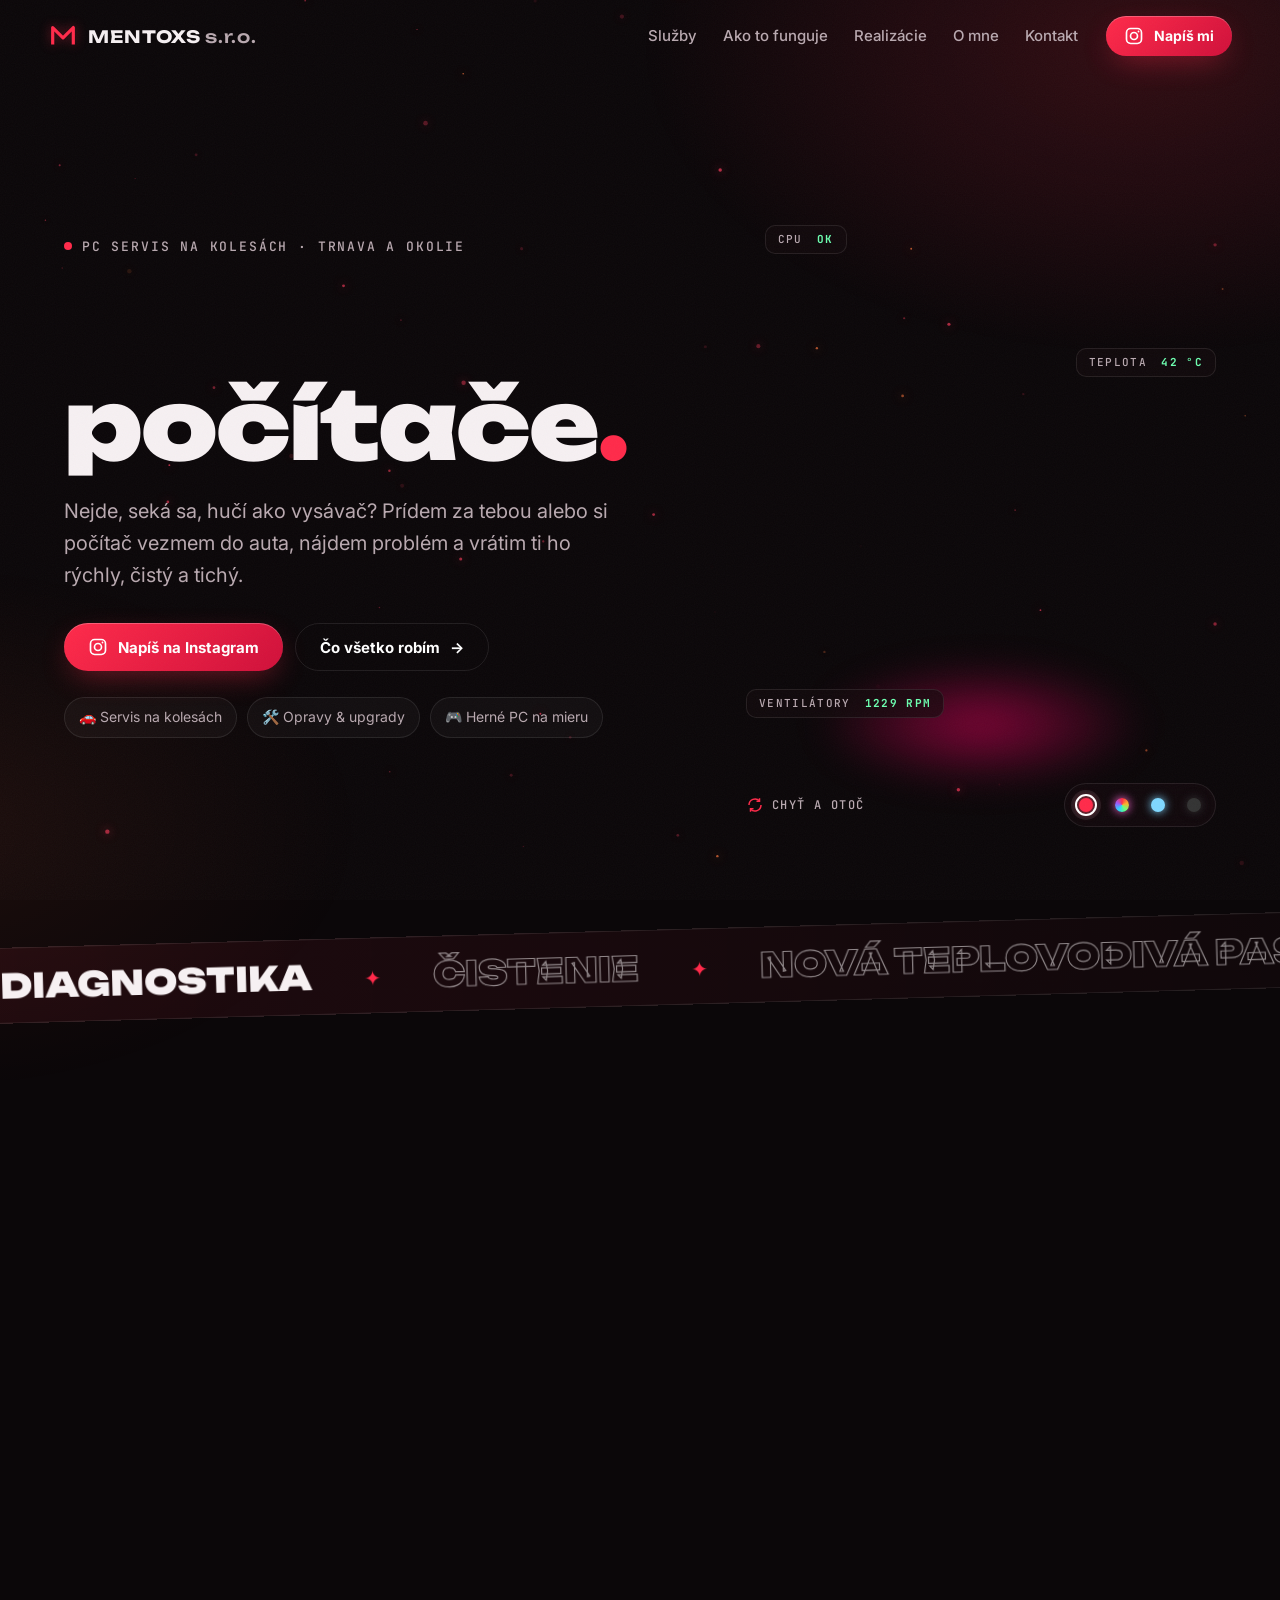
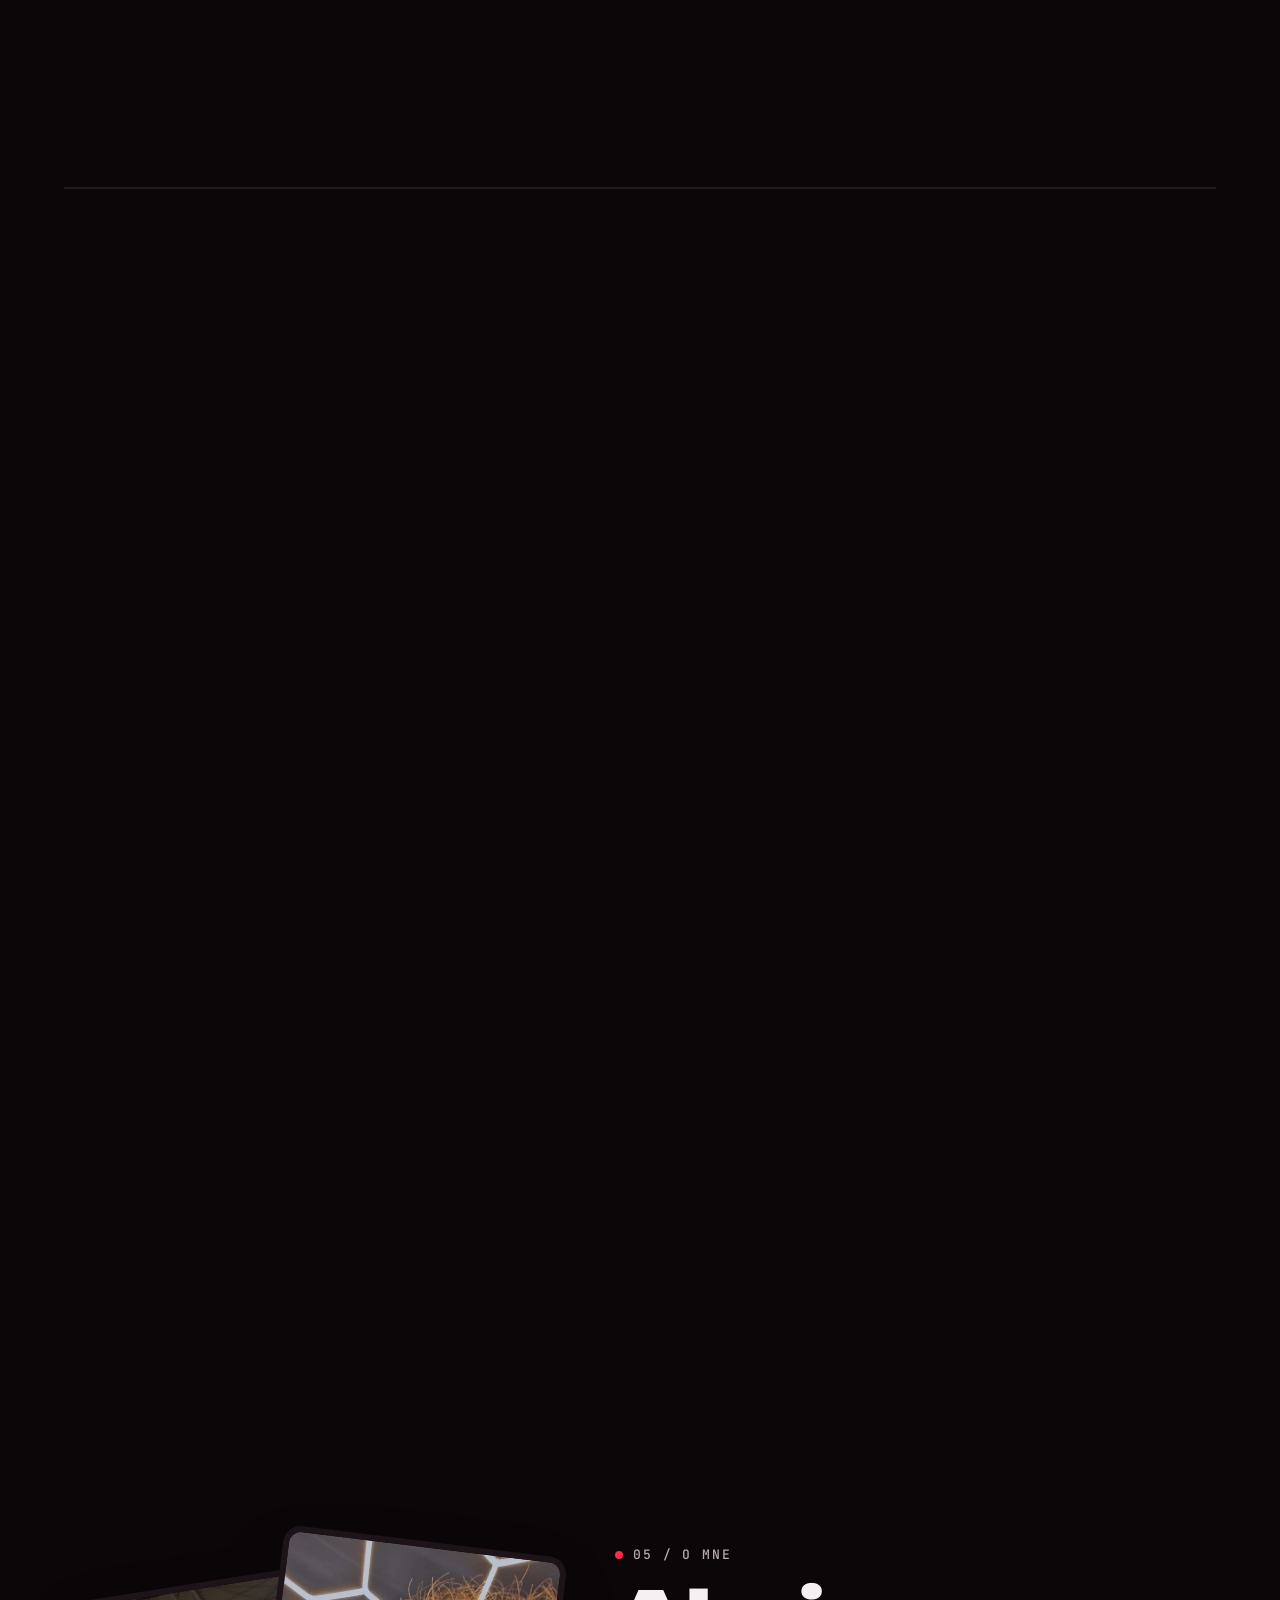
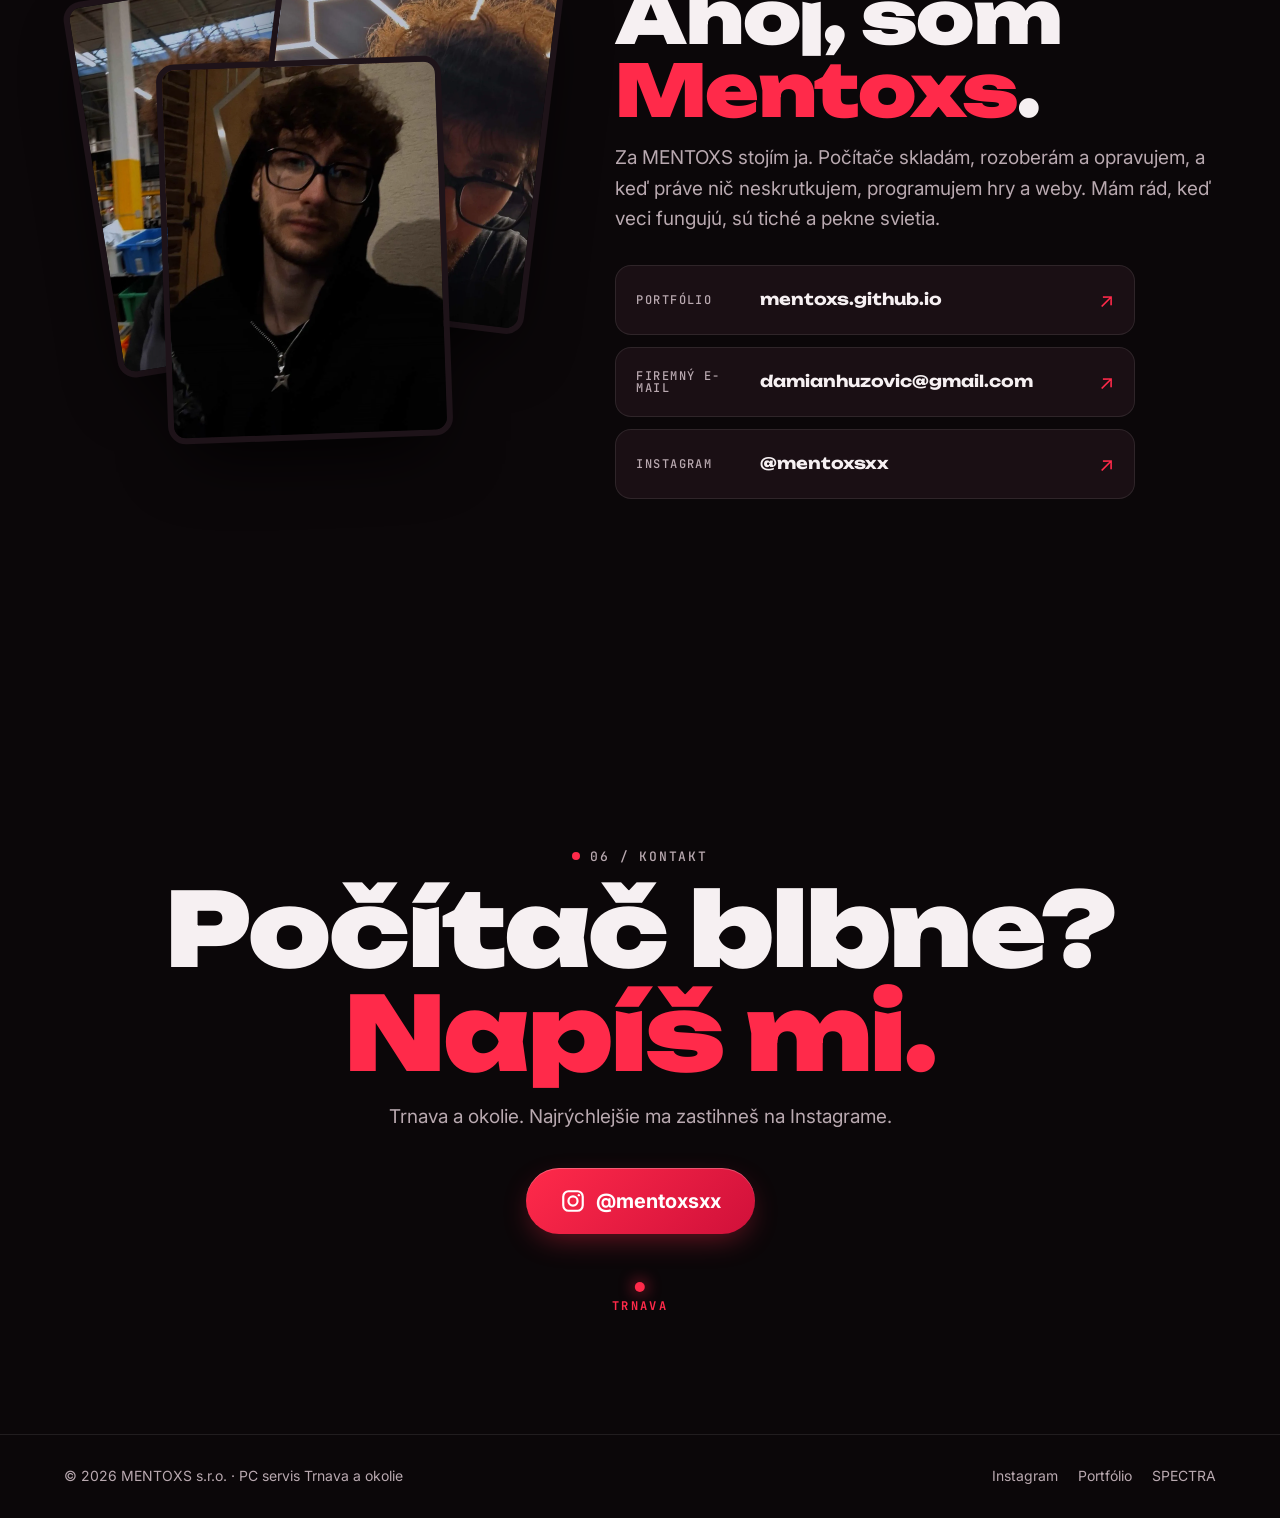
<file: pc/index.html>
<!doctype html>
<html lang="sk">
<head>
<meta charset="utf-8">
<meta name="viewport" content="width=device-width, initial-scale=1">
<title>MENTOXS s.r.o. — opravujem počítače, Trnava a okolie</title>
<meta name="description" content="MENTOXS s.r.o. – PC servis na kolesách. Opravy, čistenie, upgrady, Windows a herné počítače na mieru v Trnave a okolí.">
<meta name="theme-color" content="#0b0709">
<meta property="og:title" content="MENTOXS s.r.o. — opravujem počítače">
<meta property="og:description" content="PC servis na kolesách v Trnave a okolí. Napíš mi na Instagram @mentoxsxx.">
<meta property="og:image" content="assets/setup.webp">
<link rel="preconnect" href="https://fonts.googleapis.com">
<link rel="preconnect" href="https://fonts.gstatic.com" crossorigin>
<link href="https://fonts.googleapis.com/css2?family=Unbounded:wght@700;900&family=Inter:wght@400;500;700&family=JetBrains+Mono:wght@500;700&display=swap" rel="stylesheet">
<link rel="stylesheet" href="pc.css?v=2">
<link rel="icon" href="data:image/svg+xml,%3Csvg xmlns='http://www.w3.org/2000/svg' viewBox='0 0 32 32'%3E%3Crect width='32' height='32' rx='8' fill='%230b0709'/%3E%3Cpath d='M7 23V9l9 9 9-9v14' fill='none' stroke='%23ff2a4a' stroke-width='3.2' stroke-linejoin='round'/%3E%3C/svg%3E">
<script type="importmap">{ "imports": { "three": "./vendor/three.module.min.js" } }</script>
</head>
<body>

<!-- boot screen -->
<div class="boot" id="boot" aria-hidden="true">
  <pre id="bootLog"></pre>
  <div class="boot-bar"><i id="bootBar"></i></div>
</div>

<canvas id="sparks" aria-hidden="true"></canvas>
<div class="grain" aria-hidden="true"></div>

<header class="nav" id="nav">
  <a class="logo" href="#top" aria-label="MENTOXS s.r.o.">
    <svg viewBox="0 0 32 32" aria-hidden="true"><path d="M5 25V7l11 11L27 7v18"/></svg>
    <span>MENTOXS<b> s.r.o.</b></span>
  </a>
  <nav class="links" id="links">
    <a href="#sluzby">Služby</a>
    <a href="#postup">Ako to funguje</a>
    <a href="#realizacie">Realizácie</a>
    <a href="#omne">O mne</a>
    <a href="#kontakt">Kontakt</a>
  </nav>
  <a class="btn btn-small" href="https://www.instagram.com/mentoxsxx/" target="_blank" rel="noopener">
    <svg viewBox="0 0 24 24" aria-hidden="true"><rect x="3" y="3" width="18" height="18" rx="5"/><circle cx="12" cy="12" r="4.2"/><circle cx="17.4" cy="6.6" r="1.1" class="fill"/></svg>
    Napíš mi
  </a>
  <button class="burger" id="burger" aria-label="Menu" aria-expanded="false"><i></i><i></i></button>
</header>

<main id="top">

  <!-- HERO -->
  <section class="hero">
    <div class="hero-copy">
      <p class="kicker reveal"><span class="dot"></span>PC servis na kolesách · Trnava a okolie</p>
      <h1 class="reveal">
        <span class="swap" id="swap" aria-live="polite">Opravujem</span><br>
        počítače<span class="red">.</span>
      </h1>
      <p class="lead reveal">Nejde, seká sa, hučí ako vysávač? Prídem za tebou alebo si počítač vezmem do auta,
        nájdem problém a vrátim ti ho rýchly, čistý a tichý.</p>
      <div class="cta reveal">
        <a class="btn" href="https://www.instagram.com/mentoxsxx/" target="_blank" rel="noopener">
          <svg viewBox="0 0 24 24" aria-hidden="true"><rect x="3" y="3" width="18" height="18" rx="5"/><circle cx="12" cy="12" r="4.2"/><circle cx="17.4" cy="6.6" r="1.1" class="fill"/></svg>
          Napíš na Instagram
        </a>
        <a class="btn btn-ghost" href="#sluzby">Čo všetko robím <span class="arrow">→</span></a>
      </div>
      <ul class="chips reveal">
        <li>🚗 Servis na kolesách</li>
        <li>🛠️ Opravy &amp; upgrady</li>
        <li>🎮 Herné PC na mieru</li>
      </ul>
    </div>

    <div class="hero-3d reveal" id="stage">
      <canvas id="pc3d" aria-label="3D model herného počítača – chyť ho a otoč"></canvas>
      <video class="pc-video" id="pcVideo" muted loop playsinline preload="none" poster="assets/pc-spin-poster.webp" data-src="assets/pc-spin.mp4" aria-label="Herný počítač MENTOXS s červeným podsvietením"></video>
      <span class="live"><i></i>Servis online · Trnava</span>
      <img class="fallback" src="assets/setup.webp" alt="Herný počítač v bielej skrinke s červeným podsvietením">
      <div class="hud">
        <span class="hint"><svg viewBox="0 0 24 24" aria-hidden="true"><path d="M4 12a8 8 0 0 1 14-5.3M20 12a8 8 0 0 1-14 5.3"/><path d="M18 3v4h-4M6 21v-4h4"/></svg>chyť a otoč</span>
        <div class="rgb" role="group" aria-label="Farba podsvietenia">
          <button data-rgb="red" class="on" aria-label="Červená"><i style="--c:#ff2a4a"></i></button>
          <button data-rgb="rainbow" aria-label="Dúha"><i class="rb"></i></button>
          <button data-rgb="ice" aria-label="Ľadová"><i style="--c:#7fd8ff"></i></button>
          <button data-rgb="off" aria-label="Vypnuté"><i style="--c:#333"></i></button>
        </div>
      </div>
      <div class="spec s1">CPU <b>OK</b></div>
      <div class="spec s2">TEPLOTA <b id="temp">38 °C</b></div>
      <div class="spec s3">VENTILÁTORY <b id="rpm">1200 RPM</b></div>
    </div>
  </section>

  <div class="marquee" aria-hidden="true">
    <div class="track">
      <span>Diagnostika</span><span>Čistenie</span><span>Nová teplovodivá pasta</span><span>Windows</span><span>SSD upgrade</span><span>RAM</span><span>Grafické karty</span><span>Herné zostavy</span><span>Záchrana dát</span><span>Ovládače</span>
      <span>Diagnostika</span><span>Čistenie</span><span>Nová teplovodivá pasta</span><span>Windows</span><span>SSD upgrade</span><span>RAM</span><span>Grafické karty</span><span>Herné zostavy</span><span>Záchrana dát</span><span>Ovládače</span>
    </div>
  </div>

  <!-- SERVICES -->
  <section class="section" id="sluzby">
    <header class="sec-head reveal">
      <p class="kicker"><span class="dot"></span>01 / Služby</p>
      <h2>Čo ti spravím</h2>
      <p class="sub">Od „nejde zapnúť“ po herný stroj na mieru. Cenu a termín vždy dohodneme vopred.</p>
      <p class="swipe" aria-hidden="true">potiahni <span>→</span></p>
    </header>
    <div class="grid services">
      <article class="card reveal">
        <svg viewBox="0 0 48 48" aria-hidden="true"><circle cx="21" cy="21" r="12"/><path d="M30 30l10 10"/><path d="M15 21h4l2-5 3 10 2-5h3"/></svg>
        <h3>Diagnostika a oprava</h3><p>Nezapne sa, reštartuje, píska alebo modrá obrazovka? Nájdem príčinu a opravím ju.</p>
      </article>
      <article class="card reveal">
        <svg viewBox="0 0 48 48" aria-hidden="true"><circle cx="24" cy="24" r="14"/><path d="M24 10c4 6 4 10 0 14s-4 8 0 14M10 24c6-4 10-4 14 0s8 4 14 0"/></svg>
        <h3>Čistenie a nová pasta</h3><p>Prach von, nová teplovodivá pasta, nižšie teploty a ventilátory zase potichu.</p>
      </article>
      <article class="card reveal">
        <svg viewBox="0 0 48 48" aria-hidden="true"><path d="M8 11l13-2v14H8zM24 8.5l16-2.5v17H24zM8 26h13v14L8 38zM24 26h16v17l-16-2.5z"/></svg>
        <h3>Windows a ovládače</h3><p>Čistá inštalácia, aktualizácie, ovládače a programy. Nastavené, nech to len zapneš.</p>
      </article>
      <article class="card reveal">
        <svg viewBox="0 0 48 48" aria-hidden="true"><rect x="8" y="14" width="32" height="20" rx="3"/><path d="M14 20h6v8h-6zM26 20h8M26 24h8M26 28h5M12 34v4M20 34v4M28 34v4M36 34v4"/></svg>
        <h3>Upgrady</h3><p>SSD, viac RAM, nová grafika alebo zdroj. Viac výkonu bez kupovania nového PC.</p>
      </article>
      <article class="card reveal">
        <svg viewBox="0 0 48 48" aria-hidden="true"><path d="M14 18h20a8 8 0 0 1 8 8v2a6 6 0 0 1-10.6 3.8L29 29H19l-2.4 2.8A6 6 0 0 1 6 28v-2a8 8 0 0 1 8-8z"/><path d="M14 22v6M11 25h6M32 23h.01M36 27h.01"/></svg>
        <h3>Herné PC na mieru</h3><p>Pomôžem vybrať diely, poskladám, oživím a odladím. Aj s RGB, ak chceš svietiť.</p>
      </article>
      <article class="card reveal">
        <svg viewBox="0 0 48 48" aria-hidden="true"><ellipse cx="24" cy="12" rx="14" ry="5"/><path d="M10 12v24c0 3 6 5 14 5s14-2 14-5V12M10 24c0 3 6 5 14 5s14-2 14-5"/></svg>
        <h3>Záchrana dát</h3><p>Fotky, dokumenty, uložené hry. Skúsim dostať tvoje súbory z disku, ktorý blbne.</p>
      </article>
      <article class="card reveal">
        <svg viewBox="0 0 48 48" aria-hidden="true"><path d="M8 34a16 16 0 1 1 32 0"/><path d="M24 34l9-11"/><circle cx="24" cy="34" r="2.5"/></svg>
        <h3>Zrýchlenie systému</h3><p>Pomalý štart, plný disk, vírusy, otravné vyskakovacie okná. Vyčistím, nech zase letí.</p>
      </article>
      <article class="card card-red reveal">
        <svg viewBox="0 0 48 48" aria-hidden="true"><path d="M6 30V22l4-8h20l6 8h4a2 2 0 0 1 2 2v6z"/><circle cx="14" cy="32" r="4"/><circle cx="34" cy="32" r="4"/><path d="M12 22h20"/></svg>
        <h3>Servis na kolesách</h3><p>Nemusíš nikam chodiť. Prídem po počítač alebo priamo za tebou, Trnava a okolie.</p>
      </article>
    </div>
  </section>

  <!-- ON WHEELS -->
  <section class="section wheels" id="kolesa">
    <div class="wheels-copy reveal">
      <p class="kicker"><span class="dot"></span>02 / PC servis na kolesách</p>
      <h2>Kufor plný<br>počítačov<span class="red">.</span></h2>
      <p class="sub">Nemáš čas ani chuť ťahať skrinku cez pol mesta? Naložím ju do auta, opravím a privezem späť.
        Alebo prídem k tebe a spravíme to rovno na mieste.</p>
      <div class="route">
        <span class="pin">Ty</span><i class="road"><b class="car">🚗</b></i><span class="pin red">MENTOXS</span>
      </div>
    </div>
    <div class="wheels-pics">
      <figure class="snap tilt reveal" data-depth="18">
        <img src="assets/servis-auto.webp" alt="Počítač v kufri auta – PC servis na kolesách" loading="lazy" decoding="async" width="1080" height="1920">
      </figure>
      <figure class="polaroid tilt reveal" data-depth="34">
        <img src="assets/prvy-zakaznik.webp" alt="Prvý zákazník Dendo ukazuje na svoj počítač v aute" loading="lazy" decoding="async" width="1080" height="1919">
        <figcaption>Prvý zákazník: Dendo 👻</figcaption>
      </figure>
    </div>
  </section>

  <!-- PROCESS -->
  <section class="section" id="postup">
    <header class="sec-head reveal">
      <p class="kicker"><span class="dot"></span>03 / Ako to funguje</p>
      <h2>Štyri kroky a je to</h2>
    </header>
    <ol class="steps" id="steps">
      <li class="reveal"><span class="num">01</span><h3>Napíš mi</h3><p>Na Instagram <b>@mentoxsxx</b>. Stačí pár slov, čo počítač robí (alebo nerobí).</p></li>
      <li class="reveal"><span class="num">02</span><h3>Dohodneme sa</h3><p>Kedy, kde a koľko. Cenu poznáš skôr, než sa niečoho dotknem.</p></li>
      <li class="reveal"><span class="num">03</span><h3>Opravím</h3><p>U teba na mieste alebo si ho zoberiem. Vymeniť, vyčistiť, nainštalovať.</p></li>
      <li class="reveal"><span class="num">04</span><h3>Hotovo</h3><p>Dostaneš ho späť funkčný a poviem ti, čo bolo zle, nech sa to neopakuje.</p></li>
    </ol>
  </section>

  <!-- WORK -->
  <section class="section" id="realizacie">
    <header class="sec-head reveal">
      <p class="kicker"><span class="dot"></span>04 / Realizácie</p>
      <h2>Z dielne</h2>
      <p class="swipe" aria-hidden="true">potiahni <span>→</span></p>
    </header>
    <div class="bento">
      <figure class="b-video reveal">
        <video class="lazy-video" data-src="assets/hotovo.mp4" poster="assets/hotovo-poster.webp" muted loop playsinline preload="none"></video>
        <figcaption><span class="rec"></span>Oživené a spustené</figcaption>
      </figure>
      <figure class="b-setup reveal zoom" data-full="assets/setup.webp">
        <img src="assets/setup.webp" alt="Herný stôl s dvoma počítačmi, monitormi a červeným podsvietením" loading="lazy" decoding="async" width="1600" height="900">
        <figcaption>Domáca dielňa a testovací stôl</figcaption>
      </figure>
      <figure class="b-car reveal zoom" data-full="assets/servis-auto.webp">
        <img src="assets/servis-auto.webp" alt="Počítač na prevoz v kufri auta" loading="lazy" decoding="async" width="1080" height="1920">
        <figcaption>Na ceste k majiteľovi</figcaption>
      </figure>
      <figure class="b-first reveal zoom" data-full="assets/prvy-zakaznik.webp">
        <img src="assets/prvy-zakaznik.webp" alt="Prvý zákazník Dendo pri aute s opraveným počítačom" loading="lazy" decoding="async" width="1080" height="1919">
        <figcaption>Prvý zákazník</figcaption>
      </figure>
    </div>
  </section>

  <!-- ABOUT -->
  <section class="section about" id="omne">
    <div class="stack" id="stack">
      <img class="ph p1" src="assets/ja-2.webp" alt="Mentoxs v ochranných okuliaroch" loading="lazy" decoding="async" width="1080" height="1920">
      <img class="ph p2" src="assets/ja-3.webp" alt="Mentoxs s halloweenskou tekvicou" loading="lazy" decoding="async" width="1080" height="1920">
      <img class="ph p3" src="assets/ja-1.webp" alt="Mentoxs v čiernej mikine" loading="lazy" decoding="async" width="1080" height="1265">
    </div>
    <div class="about-copy reveal">
      <p class="kicker"><span class="dot"></span>05 / O mne</p>
      <h2>Ahoj, som <span class="red">Mentoxs</span>.</h2>
      <p class="sub">Za MENTOXS stojím ja. Počítače skladám, rozoberám a opravujem, a keď práve nič neskrutkujem,
        programujem hry a weby. Mám rád, keď veci fungujú, sú tiché a pekne svietia.</p>
      <div class="cards-mini">
        <a class="mini" href="../index.html">
          <span class="mini-k">Portfólio</span><b>mentoxs.github.io</b><span class="mini-a">↗</span>
        </a>
        <a class="mini" href="mailto:damianhuzovic@gmail.com">
          <span class="mini-k">Firemný e-mail</span><b>damianhuzovic@gmail.com</b><span class="mini-a">↗</span>
        </a>
        <a class="mini" href="https://www.instagram.com/mentoxsxx/" target="_blank" rel="noopener">
          <span class="mini-k">Instagram</span><b>@mentoxsxx</b><span class="mini-a">↗</span>
        </a>
      </div>
    </div>
  </section>

  <!-- CONTACT -->
  <section class="section contact" id="kontakt">
    <div class="radar" aria-hidden="true">
      <i></i><i></i><i></i>
      <span class="town">Trnava</span>
    </div>
    <div class="contact-copy reveal">
      <p class="kicker"><span class="dot"></span>06 / Kontakt</p>
      <h2>Počítač blbne?<br><span class="red">Napíš mi.</span></h2>
      <p class="sub">Trnava a okolie. Najrýchlejšie ma zastihneš na Instagrame.</p>
      <a class="btn btn-big magnet" href="https://www.instagram.com/mentoxsxx/" target="_blank" rel="noopener">
        <svg viewBox="0 0 24 24" aria-hidden="true"><rect x="3" y="3" width="18" height="18" rx="5"/><circle cx="12" cy="12" r="4.2"/><circle cx="17.4" cy="6.6" r="1.1" class="fill"/></svg>
        @mentoxsxx
      </a>
    </div>
  </section>
</main>

<footer class="foot">
  <span>© <span id="year">2026</span> MENTOXS s.r.o. · PC servis Trnava a okolie</span>
  <span class="foot-links">
    <a href="https://www.instagram.com/mentoxsxx/" target="_blank" rel="noopener">Instagram</a>
    <a href="../index.html">Portfólio</a>
    <a href="../spectra.html">SPECTRA</a>
  </span>
</footer>

<!-- phones: thumb-reach contact bar -->
<nav class="dock" aria-label="Rýchly kontakt">
  <a class="dock-ig" href="https://www.instagram.com/mentoxsxx/" target="_blank" rel="noopener">
    <svg viewBox="0 0 24 24" aria-hidden="true"><rect x="3" y="3" width="18" height="18" rx="5"/><circle cx="12" cy="12" r="4.2"/><circle cx="17.4" cy="6.6" r="1.1" class="fill"/></svg>Instagram
  </a>
  <a class="dock-mail" href="mailto:damianhuzovic@gmail.com">
    <svg viewBox="0 0 24 24" aria-hidden="true"><rect x="3" y="5" width="18" height="14" rx="3"/><path d="M4 7l8 6 8-6"/></svg>E-mail
  </a>
</nav>

<div class="lightbox" id="lb" hidden><img alt=""></div>

<script src="pc.js?v=2" type="module"></script>
</body>
</html>
</file>
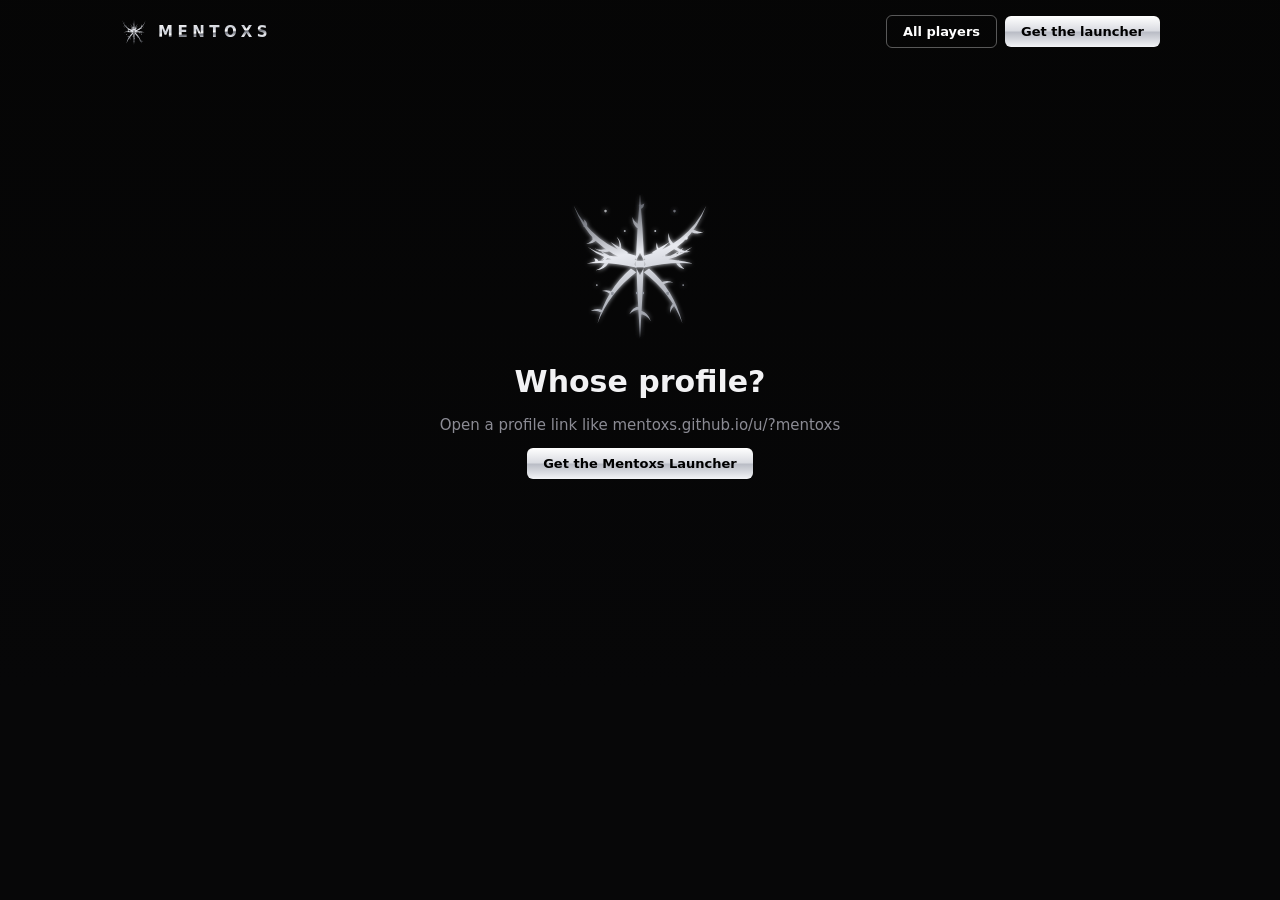
<file: u/index.html>
<!doctype html>
<html lang="en">
<head>
<meta charset="utf-8">
<meta name="viewport" content="width=device-width, initial-scale=1">
<title>Mentoxs Profile</title>
<meta name="description" content="A player profile from the Mentoxs Launcher: level, badges, photos and screenshots.">
<meta name="theme-color" content="#050506">
<link rel="icon" href="../images/launcher/icon.png">
<style>
  :root { --bg: #070708; --panel: rgba(14,14,17,.84); --line: #26262c; --line2: #34343c; --ink: #f2f2f4; --dim: #8b8b94; --dim2: #5c5c66; --ease: cubic-bezier(.2,.8,.2,1);
    --font: "Segoe UI Variable Text", "Segoe UI", system-ui, -apple-system, sans-serif; --display: "Segoe UI Variable Display", "Segoe UI", system-ui, -apple-system, sans-serif;
    --acc: linear-gradient(90deg,#f4f5f8,#8d919c 55%,#3a3c44); }
  * { box-sizing: border-box; }
  body { margin: 0; background: var(--bg); color: var(--ink); font: 15px/1.55 var(--font); -webkit-font-smoothing: antialiased; overflow-x: hidden; }
  a { color: inherit; }
  img { display: block; max-width: 100%; }
  .sigil { width: 100%; height: 100%; overflow: visible; }
  button { font: inherit; color: inherit; }
  .chrome { background: linear-gradient(176deg, #fff 0%, #c9ccd4 38%, #fff 48%, #6c6f78 55%, #e7e9ee 72%, #9da1ab 100%); -webkit-background-clip: text; background-clip: text; color: transparent; }
  .dim { color: var(--dim); }
  @keyframes spin { to { transform: rotate(360deg); } }
  @keyframes rise { from { opacity: 0; transform: translateY(18px); } }
  @keyframes drift { to { transform: scale(1.06) translate(-10px, 8px); } }
  @keyframes sweep { 0%, 60% { background-position: 150% 0; } 100% { background-position: -50% 0; } }
  @keyframes hover { 50% { transform: translateY(-6px) rotate(3deg); } }
  @keyframes beat { 50% { opacity: .35; } }
  @property --a { syntax: "<angle>"; inherits: false; initial-value: 0deg; }
  @keyframes run { to { --a: 360deg; } }

  .top { position: relative; z-index: 3; display: flex; align-items: center; justify-content: space-between; width: min(1040px, 100% - 32px); margin: 0 auto; padding: 18px 0; }
  .brand { display: flex; align-items: center; gap: 10px; text-decoration: none; font: 700 15px var(--display); letter-spacing: .3em; }
  .brand i { width: 28px; height: 28px; }
  .get { text-decoration: none; padding: 8px 16px; border-radius: 6px; font-weight: 600; font-size: 13px; color: #000; background: linear-gradient(180deg, #fff, #d9dbe1 48%, #b9bcc5 52%, #f3f4f7); }

  .bg { position: absolute; left: 0; right: 0; top: 0; height: 720px; overflow: hidden; pointer-events: none; }
  .bg-img { position: absolute; inset: -20px; background: #050506 center top / cover no-repeat; animation: drift 40s ease-in-out infinite alternate; filter: grayscale(.7) brightness(.9); }
  .bg.custom .bg-img { filter: none; }
  .bg::after { content: ""; position: absolute; inset: 0; background: linear-gradient(180deg, rgba(7,7,8,.15), rgba(7,7,8,.55) 50%, var(--bg) 96%); }
  .bg-sig { position: absolute; right: 5%; top: 60px; width: 460px; height: 460px; opacity: .25; animation: spin 120s linear infinite; }

  .pf { position: relative; z-index: 2; width: min(1040px, 100% - 32px); margin: 10px auto 60px; }
  .head { display: grid; grid-template-columns: auto 1fr 240px; gap: 30px; padding: 30px; border-radius: 12px; background: rgba(10,10,12,.62); border: 1px solid rgba(255,255,255,.08); backdrop-filter: blur(14px); animation: rise .6s var(--ease); }
  .ava { position: relative; width: 168px; height: 168px; }
  .ava > img { position: relative; z-index: 1; width: 100%; height: 100%; object-fit: cover; border-radius: 4px; background: #1a1a1f; box-shadow: 0 0 0 2px #fff, 0 0 30px rgba(255,255,255,.25); }
  .ava .halo { position: absolute; inset: -34px; z-index: 0; opacity: .85; animation: spin 26s linear infinite; filter: drop-shadow(0 0 12px rgba(255,255,255,.5)); }
  .ava.chrome-f .ring { position: absolute; inset: -7px; z-index: 2; border-radius: 8px; padding: 3px; background: conic-gradient(from var(--a), transparent 0 70%, #fff 80%, transparent 90%); -webkit-mask: linear-gradient(#000 0 0) content-box, linear-gradient(#000 0 0); -webkit-mask-composite: xor; mask-composite: exclude; animation: run 3.2s linear infinite; }
  .name { display: flex; align-items: center; gap: 12px; }
  .name b { font: 600 32px/1.15 var(--display); word-break: break-word; }
  .dot { width: 10px; height: 10px; flex: none; border-radius: 50%; background: #44444c; }
  .dot.on { background: #fff; box-shadow: 0 0 10px #fff; }
  .dot.play { background: #fff; box-shadow: 0 0 12px #fff; animation: beat 1.3s infinite; }
  .real { color: var(--dim); font-size: 13px; }
  .bio { margin: 14px 0 0; color: #cfcfd5; white-space: pre-wrap; word-break: break-word; }
  .rx { display: flex; gap: 6px; flex-wrap: wrap; margin-top: 14px; }
  .rx span { display: inline-flex; gap: 5px; align-items: center; height: 30px; padding: 0 10px; border-radius: 15px; background: rgba(255,255,255,.05); border: 1px solid var(--line2); font-size: 15px; }
  .rx span i { font-style: normal; font-size: 12px; font-weight: 600; }
  .side { display: flex; flex-direction: column; gap: 14px; }
  .level { display: flex; align-items: center; gap: 12px; font: 600 20px var(--display); }
  .level i { font-style: normal; display: grid; place-items: center; width: 44px; height: 44px; border-radius: 50%; font-size: 17px; border: 2px solid #fff; box-shadow: 0 0 18px rgba(255,255,255,.4); }
  .lvbar { height: 4px; border-radius: 4px; background: #232329; overflow: hidden; }
  .lvbar i { display: block; height: 100%; background: #fff; box-shadow: 0 0 10px #fff; width: 0; transition: width 1.2s var(--ease); }
  .feat { display: flex; gap: 12px; align-items: center; padding: 10px; border-radius: 8px; background: rgba(255,255,255,.04); border: 1px solid var(--line); }
  .feat b { display: block; font-size: 13px; }
  .feat span { font-size: 12px; color: var(--dim); }
  .bic { width: 44px; height: 44px; flex: none; filter: drop-shadow(0 0 6px rgba(255,255,255,.35)); }
  .pic { display: block; width: 100%; height: 100%; border-radius: 50%; padding: 3px; background: conic-gradient(from var(--a), #fff, #6c6f78, #fff, #3a3c44, #fff); animation: run 4s linear infinite; }
  .pic img { width: 100%; height: 100%; border-radius: 50%; object-fit: cover; border: 2px solid #000; }

  .cols { display: grid; grid-template-columns: 1fr 240px; gap: 18px; margin-top: 18px; }
  .main { display: flex; flex-direction: column; gap: 14px; min-width: 0; }
  .sc { border-radius: 10px; overflow: hidden; background: var(--panel); border: 1px solid var(--line); backdrop-filter: blur(10px); animation: rise .6s var(--ease) both; }
  .sc-h { position: relative; display: flex; justify-content: space-between; padding: 8px 14px; font: 600 15px var(--display); color: #000; background: var(--acc); overflow: hidden; }
  .sc-h::after { content: ""; position: absolute; inset: 0; background: linear-gradient(100deg, transparent 30%, rgba(255,255,255,.55) 50%, transparent 70%); background-size: 300% 100%; animation: sweep 6s ease-in-out infinite; }
  .sc-h small { font: 500 12px var(--font); opacity: .75; position: relative; z-index: 1; }
  .empty { padding: 16px; color: var(--dim); font-size: 13px; }
  .badges { display: grid; grid-template-columns: repeat(auto-fill, minmax(110px, 1fr)); gap: 10px; padding: 14px; }
  .bd { text-align: center; padding: 12px 6px; border-radius: 8px; background: rgba(255,255,255,.03); border: 1px solid var(--line); }
  .bd .bic { width: 54px; height: 54px; margin: 0 auto 8px; animation: hover 6s ease-in-out infinite; }
  .bd b { font-size: 12px; }
  .grid { display: grid; grid-template-columns: repeat(auto-fill, minmax(96px, 1fr)); gap: 8px; padding: 14px; }
  .grid.wide { grid-template-columns: repeat(auto-fill, minmax(220px, 1fr)); }
  .tile { position: relative; aspect-ratio: 1; padding: 0; border-radius: 6px; overflow: hidden; border: 1px solid var(--line2); background: #111; cursor: zoom-in; transition: transform .25s var(--ease), border-color .2s; }
  .grid.wide .tile { aspect-ratio: 16 / 9; }
  .tile:hover { transform: translateY(-3px); border-color: #fff; }
  .tile img { width: 100%; height: 100%; object-fit: cover; }
  .tile span { position: absolute; left: 0; right: 0; bottom: 0; padding: 12px 6px 4px; font-size: 9px; font-weight: 700; letter-spacing: .16em; text-align: center; color: #fff; background: linear-gradient(transparent, rgba(0,0,0,.85)); }
  .cm { display: grid; grid-template-columns: 32px 1fr; gap: 10px; padding: 10px 14px; border-top: 1px solid var(--line); }
  .cm:first-child { border-top: 0; }
  .cm img { width: 32px; height: 32px; border-radius: 4px; object-fit: cover; background: #1a1a1f; }
  .cm b { font-size: 13px; } .cm small { margin-left: 8px; font-size: 11px; color: var(--dim2); }
  .cm p { margin: 2px 0 0; font-size: 13px; color: #d8d8dd; white-space: pre-wrap; word-break: break-word; }
  .aside { align-self: start; padding: 16px; border-radius: 10px; background: var(--panel); border: 1px solid var(--line); backdrop-filter: blur(10px); animation: rise .6s .1s var(--ease) both; }
  .st { padding-bottom: 12px; margin-bottom: 6px; border-bottom: 1px solid var(--line); font: 600 17px var(--display); color: var(--dim); }
  .st.on { color: #fff; text-shadow: 0 0 12px rgba(255,255,255,.4); }
  .st small { display: block; font: 400 12px var(--font); color: var(--dim); }
  .row { display: flex; justify-content: space-between; padding: 5px 0; font-size: 13px; color: var(--dim); }
  .row i { font-style: normal; color: var(--ink); }
  .cta { margin-top: 14px; padding: 14px; border-radius: 8px; border: 1px dashed #fff4; font-size: 13px; color: var(--dim); text-align: center; }
  .cta a { display: inline-block; margin-top: 8px; }
  .lb { position: fixed; inset: 0; z-index: 50; display: grid; place-items: center; background: rgba(0,0,0,.92); cursor: zoom-out; }
  .lb img { max-width: 92vw; max-height: 84vh; border-radius: 8px; }
  .lb p { position: absolute; bottom: 4%; left: 0; right: 0; text-align: center; color: #ddd; }
  .msg { position: relative; z-index: 2; text-align: center; padding: 120px 20px; }
  .msg .s { width: 160px; height: 160px; margin: 0 auto 20px; animation: spin 30s linear infinite; }
  .msg h1 { font: 600 30px var(--display); margin: 0 0 8px; }
  @media (max-width: 820px) {
    .head { grid-template-columns: 1fr; text-align: center; justify-items: center; }
    .name { justify-content: center; }
    .rx { justify-content: center; }
    .side { width: 100%; }
    .cols { grid-template-columns: 1fr; }
    .ava { width: 140px; height: 140px; }
  }
</style>
</head>
<body>
<div class="bg" id="bg"><div class="bg-img" id="bgImg"></div><div class="bg-sig" id="bgSig"></div></div>
<header class="top">
  <a class="brand" href="../launcher/"><i id="brandSig"></i><span class="chrome">MENTOXS</span></a>
  <span><a class="get" href="../players/" style="background:none;color:#fff;border:1px solid #fff5;margin-right:8px">All players</a><a class="get" href="../launcher/">Get the launcher</a></span>
</header>
<main id="app"><div class="msg"><div class="s" id="loadSig"></div><p class="dim">Loading profile...</p></div></main>

<script src="../launcher/sigils.js"></script>
<script>
(function () {
  'use strict';
  // Public profile pages: mentoxs.github.io/u/?name  (read straight from the launcher's database, read-only)
  var KEY = 'AIzaSyDhbW5P_c3ndEcHsnaJAG9f-XW05Gn4GSQ';
  var DB = 'https://firestore.googleapis.com/v1/projects/mentoxs-launcher/databases/(default)/documents/';
  var SG = function (seed, o) { return Sigils.svg(Object.assign({ seed: seed }, o || {})); };
  var $ = function (s) { return document.querySelector(s); };
  var esc = function (s) { return String(s == null ? '' : s).replace(/[&<>"]/g, function (c) { return { '&': '&amp;', '<': '&lt;', '>': '&gt;', '"': '&quot;' }[c]; }); };
  var AVA = 'data:image/svg+xml,' + encodeURIComponent('<svg xmlns="http://www.w3.org/2000/svg" viewBox="0 0 64 64"><rect width="64" height="64" fill="#141418"/><circle cx="32" cy="25" r="11" fill="#d9dbe1"/><path d="M12 60c2-14 11-20 20-20s18 6 20 20z" fill="#d9dbe1"/></svg>');
  var BADGES = {
    owner: { n: 'Owner', d: 'Creator of Mentoxs and its games', img: '../launcher/owner.jpg' },
    first: { n: 'First steps', d: 'Installed a game', s: 2 }, regular: { n: 'Cabin regular', d: 'Played for an hour', s: 7 },
    kiko: { n: 'Kiko hunter', d: 'Found all 7 photos of Kiko', s: 11 }, night: { n: 'The whole night', d: 'Reached every chapter of CHATA', s: 9 },
    friend: { n: 'Friend of the dev', d: 'Handed out by Mentoxs', s: 13 }, beta: { n: 'Beta tester', d: 'Was here before 2027', s: 17 },
    halloween26: { n: 'Halloween 2026', d: 'Opened the launcher during Halloween 2026', s: 21 }
  };
  var ACCENTS = { chrome: 'linear-gradient(90deg,#f4f5f8,#8d919c 55%,#3a3c44)', ice: 'linear-gradient(90deg,#e9fdff,#5cc7e6 60%,#11384a)', blood: 'linear-gradient(90deg,#ff4a4a,#8a0b0b 60%,#200)',
    toxic: 'linear-gradient(90deg,#d6ff47,#4c8f00 60%,#0d2000)', violet: 'linear-gradient(90deg,#e46bff,#ff5fb0 55%,#ffc94a)', void: 'linear-gradient(90deg,#3a3a44,#121216)' };
  var BG_IMG = { road: 'road', mirror: 'mirror', forest: 'forest', knock: 'knock' };

  $('#brandSig').innerHTML = SG(3);
  $('#loadSig').innerHTML = SG(5, { glow: true });

  // Firestore REST values -> plain JS
  function val(v) {
    if (!v) return null;
    if ('stringValue' in v) return v.stringValue;
    if ('integerValue' in v) return +v.integerValue;
    if ('doubleValue' in v) return v.doubleValue;
    if ('booleanValue' in v) return v.booleanValue;
    if ('timestampValue' in v) return Date.parse(v.timestampValue);
    if ('arrayValue' in v) return (v.arrayValue.values || []).map(val);
    if ('mapValue' in v) return fields(v.mapValue.fields || {});
    return null;
  }
  function fields(f) { var o = {}; for (var k in f) o[k] = val(f[k]); return o; }
  function get(path) {
    return fetch(DB + path + (path.indexOf('?') < 0 ? '?' : '&') + 'key=' + KEY).then(function (r) {
      if (r.status === 403) throw new Error('private');
      return r.ok ? r.json() : null;
    });
  }
  function list(path, order, n) {
    return get(path + '?pageSize=' + n + '&orderBy=' + encodeURIComponent(order)).then(function (j) {
      return ((j && j.documents) || []).map(function (d) { var o = fields(d.fields || {}); o.id = d.name.split('/').pop(); return o; });
    }).catch(function () { return []; });
  }
  function musicEmbed(u) {
    u = String(u || '').trim(); var m;
    if ((m = u.match(/open\.spotify\.com\/(?:intl-\w+\/)?(track|album|playlist|episode|artist)\/([A-Za-z0-9]+)/))) return { src: 'https://open.spotify.com/embed/' + m[1] + '/' + m[2] + '?theme=0', h: 152 };
    if ((m = u.match(/(?:youtube\.com\/watch\?v=|youtu\.be\/|youtube\.com\/shorts\/|music\.youtube\.com\/watch\?v=)([\w-]{11})/))) return { src: 'https://www.youtube-nocookie.com/embed/' + m[1], h: 300 };
    if (/^https:\/\/(on\.|www\.|m\.)?soundcloud\.com\//.test(u)) return { src: 'https://w.soundcloud.com/player/?url=' + encodeURIComponent(u) + '&color=%23ffffff&visual=true', h: 166 };
    return null;
  }
  function levelOf(xp) { var level = 1, base = 0, need = 100; while (xp >= base + need) { base += need; level++; need = 100 * Math.ceil(level / 10); } return { level: level, into: xp - base, need: need }; }
  function hours(s) { s = s || 0; var h = Math.floor(s / 3600), m = Math.round(s % 3600 / 60); return h ? h + ' h ' + m + ' min' : m + ' min'; }
  function ago(t) { if (!t) return ''; var d = (Date.now() - t) / 1000; if (d < 3600) return Math.max(1, Math.round(d / 60)) + ' min ago'; if (d < 86400) return Math.round(d / 3600) + ' h ago'; return new Date(t).toLocaleDateString(); }
  function badgeIcon(id, glow) { var b = BADGES[id]; return b.img ? '<span class="pic"><img alt="" src="' + b.img + '"></span>' : SG(b.s, { glow: glow }); }
  function fail(title, text) { $('#app').innerHTML = '<div class="msg"><div class="s">' + SG(9, { glow: true }) + '</div><h1>' + esc(title) + '</h1><p class="dim">' + esc(text) + '</p><p><a class="get" href="../launcher/">Get the Mentoxs Launcher</a></p></div>'; }
  function lightbox(src, cap) {
    var d = document.createElement('div'); d.className = 'lb';
    d.innerHTML = '<img alt=""><p></p>'; d.querySelector('img').src = src; d.querySelector('p').textContent = cap || '';
    d.onclick = function () { d.remove(); }; document.body.appendChild(d);
  }

  var name = decodeURIComponent((location.search.slice(1) || location.hash.slice(1) || '').split('&')[0]).trim().toLowerCase();
  if (!name) { fail('Whose profile?', 'Open a profile link like mentoxs.github.io/u/?mentoxs'); return; }

  get('usernames/' + encodeURIComponent(name)).then(function (u) {
    if (!u || !u.fields) { fail('Nobody called "' + name + '"', 'That player does not have a Mentoxs account (yet).'); return; }
    var uid = val(u.fields.uid);
    return Promise.all([get('users/' + uid), list('users/' + uid + '/shots', 'at desc', 40), list('users/' + uid + '/comments', 'at desc', 20), list('users/' + uid + '/reactions', 'at desc', 100)])
      .then(function (r) { render(fields((r[0] && r[0].fields) || {}), r[1], r[2], r[3]); });
  }).catch(function (e) {
    if (e && e.message === 'private') fail('Profiles are not public yet', 'Public profile pages are switched on soon. Check back in a bit.');
    else fail('Could not load the profile', 'Check your internet connection and try again.');
  });

  function render(p, shots, comments, reacts) {
    document.title = p.name + ' · Mentoxs';
    document.documentElement.style.setProperty('--acc', ACCENTS[p.accent] || ACCENTS.chrome);
    var bgImg = p.bg || (BG_IMG[p.bgPreset] ? '../images/chata/' + BG_IMG[p.bgPreset] + '.jpg' : '');
    if (bgImg) $('#bgImg').style.backgroundImage = 'url("' + bgImg + '")';
    if (p.bg) $('#bg').classList.add('custom');
    if (!bgImg) $('#bgSig').innerHTML = SG((p.sigil || 3) + 20, { glow: true });
    var online = p.status !== 'offline' && p.lastSeen && Date.now() - p.lastSeen < 180000;
    var badges = (p.badges || []).filter(function (b) { return BADGES[b]; });
    var feat = p.featured && badges.indexOf(p.featured) >= 0 ? p.featured : badges[0];
    var L = levelOf(p.xp || 0);
    var counts = {}; reacts.forEach(function (x) { counts[x.e] = (counts[x.e] || 0) + 1; });
    var inv = shots.filter(function (s) { return s.kind !== 'screenshot'; }), scr = shots.filter(function (s) { return s.kind === 'screenshot'; });
    var games = p.games || [];

    var h = '<section class="pf"><div class="head">' +
      '<div class="ava ' + (p.frame === 'chrome' ? 'chrome-f' : '') + '">' + (p.frame === 'sigil' || !p.frame ? '<div class="halo">' + SG(p.sigil || 3, { glow: true }) + '</div>' : '') + '<img alt="" src="' + esc(p.avatar || AVA) + '"><div class="ring"></div></div>' +
      '<div><div class="name"><b>' + esc(p.name) + '</b><span class="dot ' + (online ? (p.status === 'playing' ? 'play' : 'on') : '') + '"></span></div>' +
      '<div class="real">' + esc([p.realName, p.mood].filter(Boolean).join('  ·  ')) + '</div>' +
      '<p class="bio">' + esc(p.bio || '') + '</p>' +
      '<div class="rx">' + Object.keys(counts).map(function (e) { return '<span>' + esc(e) + '<i>' + counts[e] + '</i></span>'; }).join('') + '</div></div>' +
      '<div class="side"><div class="level">Level <i>' + (p.level || L.level) + '</i></div><div class="lvbar"><i id="lv"></i></div><span class="dim" style="font-size:12px">' + (p.xp || 0) + ' XP</span>' +
      (feat ? '<div class="feat"><div class="bic">' + badgeIcon(feat, true) + '</div><div><b>' + esc(BADGES[feat].n) + '</b><span>' + esc(BADGES[feat].d) + '</span></div></div>' : '') + '</div></div>' +
      '<div class="cols"><div class="main">';
    var mus = musicEmbed(p.music);
    if (mus) h += '<div class="sc"><div class="sc-h">Currently obsessed with:</div><iframe style="display:block;width:100%;border:0" src="' + esc(mus.src) + '" height="' + mus.h + '" allow="autoplay; clipboard-write; encrypted-media; fullscreen" loading="lazy"></iframe></div>';
    if (badges.length) h += '<div class="sc"><div class="sc-h">Badges<small>' + badges.length + '</small></div><div class="badges">' + badges.map(function (b) { return '<div class="bd" title="' + esc(BADGES[b].d) + '"><div class="bic">' + badgeIcon(b, true) + '</div><b>' + esc(BADGES[b].n) + '</b></div>'; }).join('') + '</div></div>';
    h += '<div class="sc"><div class="sc-h">Inventory<small>' + inv.length + ' items</small></div>' + (inv.length ? '<div class="grid" id="inv"></div>' : '<div class="empty">Nothing in here yet.</div>') + '</div>';
    h += '<div class="sc"><div class="sc-h">Screenshots<small>' + scr.length + '</small></div>' + (scr.length ? '<div class="grid wide" id="scr"></div>' : '<div class="empty">No screenshots yet.</div>') + '</div>';
    if (games.length) h += '<div class="sc"><div class="sc-h">Recent Activity</div>' + games.map(function (g) { return '<div class="row" style="padding:10px 14px"><span><b style="color:#fff">' + esc(g.name) + '</b></span><i>' + hours(g.play) + ' on record</i></div>'; }).join('') + '</div>';
    h += '<div class="sc"><div class="sc-h">Comments<small>' + comments.length + '</small></div>' + (comments.length ? comments.map(function (c) {
      return '<div class="cm"><img alt="" src="' + esc(c.avatar || AVA) + '"><div><b>' + esc(c.name || 'someone') + '</b><small>' + ago(c.at) + '</small><p>' + esc(c.text) + '</p></div></div>'; }).join('') : '<div class="empty">No comments yet.</div>') + '</div>';
    h += '</div><aside class="aside"><div class="st ' + (online ? 'on' : '') + '">' + (online ? (p.status === 'playing' && p.game ? 'Currently In-Game<small>' + esc(p.game) + '</small>' : 'Currently Online') : 'Currently Offline') + '</div>' +
      '<div class="row"><span>Play time</span><i>' + hours(p.playSeconds) + '</i></div>' +
      '<div class="row"><span>Badges</span><i>' + badges.length + '</i></div>' +
      '<div class="row"><span>Kiko photos</span><i>' + (p.kiko || 0) + ' / 7</i></div>' +
      '<div class="row"><span>Chapters</span><i>' + (p.chapters || 0) + ' / 13</i></div>' +
      '<div class="cta">Add ' + esc(p.name) + ' as a friend in the Mentoxs Launcher.<br><a class="get" href="../launcher/">Get the launcher</a></div></aside></div></section>';
    $('#app').innerHTML = h;
    requestAnimationFrame(function () { $('#lv').style.width = Math.round(L.into / L.need * 100) + '%'; });
    function tiles(el, items) {
      if (!el) return;
      items.forEach(function (s) {
        var t = document.createElement('button'); t.className = 'tile'; t.title = s.title || '';
        t.innerHTML = '<img alt="" loading="lazy">' + (s.kind === 'screenshot' ? '' : '<span>' + (s.kind === 'kiko' ? 'KIKO' : 'PHOTO') + '</span>');
        t.querySelector('img').src = s.img;
        t.onclick = function () { lightbox(s.img, s.title); };
        el.appendChild(t);
      });
    }
    tiles($('#inv'), inv); tiles($('#scr'), scr);
  }
})();
</script>
</body>
</html>
</file>
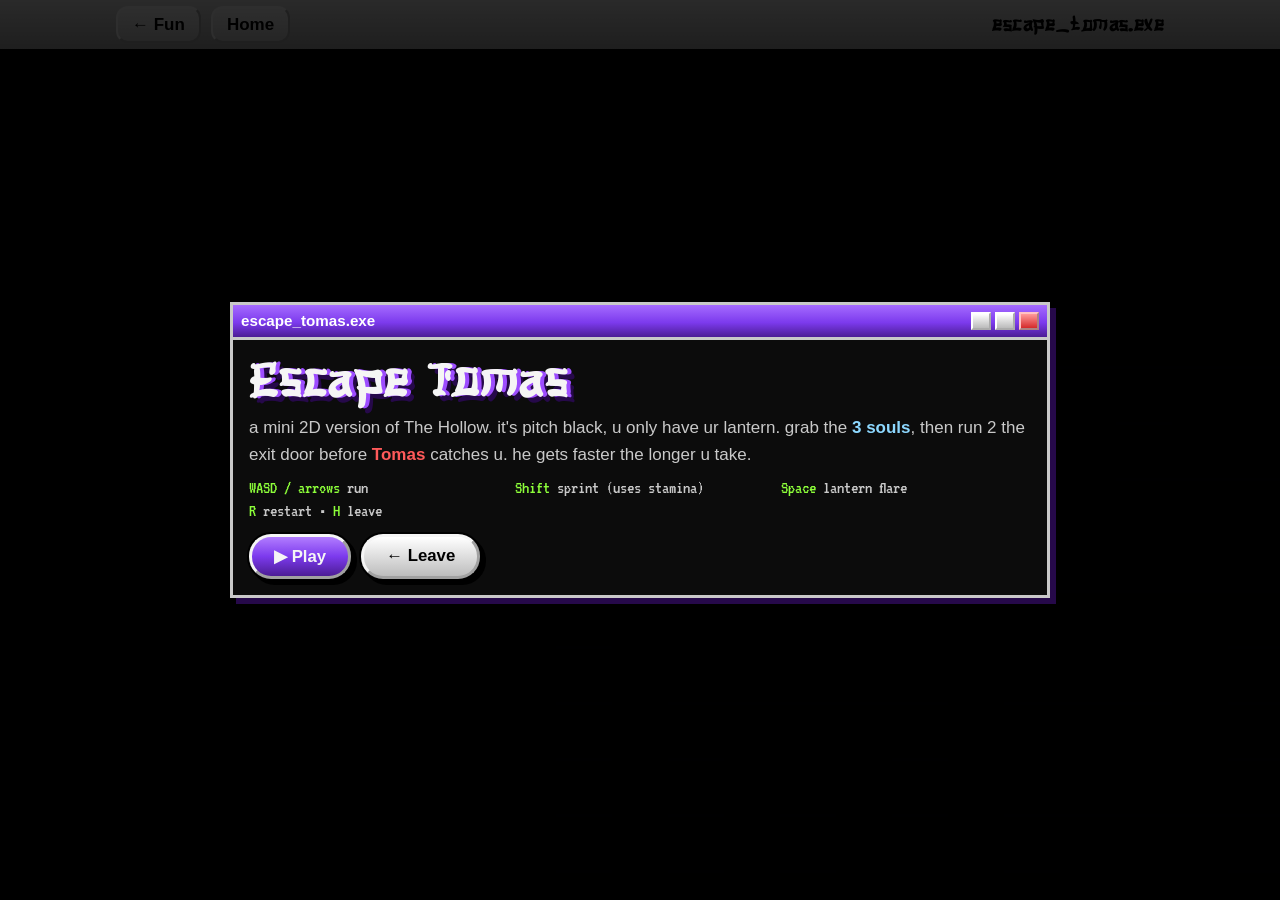
<file: escape.html>
<!DOCTYPE html>
<html lang="en">
<head>
<meta charset="UTF-8">
<meta name="viewport" content="width=device-width, initial-scale=1, maximum-scale=1, user-scalable=no">
<link rel="icon" type="image/png" href="images/favicon.png">
<title>Escape Tomas | Mentos</title>
<meta name="description" content="A tiny 2D horror escape: run through a dark maze with ur lantern while Tomas chases u.">
<link rel="preconnect" href="https://fonts.googleapis.com">
<link rel="preconnect" href="https://fonts.gstatic.com" crossorigin>
<link href="https://fonts.googleapis.com/css2?family=VT323&display=swap" rel="stylesheet">
<link rel="stylesheet" href="fun.css">
<link rel="stylesheet" href="touch.css">
<style>
  .esc-hud { position: fixed; left: 12px; top: 52px; z-index: 5; font: 1.35rem/1.25 "VT323", monospace; color: #fff; text-shadow: 2px 2px 0 #000; pointer-events: none; }
  .esc-hud b { color: var(--yellow); font-weight: 400; }
  .stam { width: 160px; height: 10px; border: 2px solid #000; background: #222; margin-top: 4px; }
  .stam i { display: block; height: 100%; background: var(--toxic); }
  .caught { position: fixed; inset: 0; z-index: 40; display: grid; place-items: center; background: #000; text-align: center; }
  .caught[hidden] { display: none; }
  .caught img { width: min(70vmin, 520px); animation: grab .5s cubic-bezier(.2,1.6,.4,1); filter: drop-shadow(0 0 30px #f00); }
  @keyframes grab { from { transform: scale(.1) rotate(-30deg); } }
  .caught h2 { margin: 10px 0; font-size: clamp(2rem, 8vw, 4rem); color: #ff3b3b; text-shadow: 4px 4px 0 #000; }
</style>
</head>
<body class="game-page">
<nav class="topbar" style="position:fixed;left:0;right:0;z-index:20">
  <div class="wrap">
    <a href="fun.html">&larr; Fun</a>
    <a href="index.html">Home</a>
    <span class="title k">escape_tomas.exe</span>
  </div>
</nav>
<canvas class="view" id="view" aria-label="Dark maze with a lantern"></canvas>
<div class="esc-hud" id="hud" aria-live="polite"></div>
<div class="hud" aria-hidden="true"><div id="toasts"></div></div>

<div class="overlay" id="start">
  <div class="win">
    <div class="bar"><span>escape_tomas.exe</span><span class="dots" aria-hidden="true"><i></i><i></i><i></i></span></div>
    <div style="padding:16px">
      <h1 class="k" style="margin:0 0 6px;font-size:clamp(2rem,6vw,3.2rem)">Escape Tomas</h1>
      <p style="margin:0 0 10px;color:var(--chrome)">a mini 2D version of The Hollow. it's pitch black, u only have ur lantern. grab the <b style="color:#8dd8ff">3 souls</b>, then run 2 the exit door before <b style="color:#ff5a5a">Tomas</b> catches u. he gets faster the longer u take.</p>
      <ul class="keys">
        <li><b>WASD / arrows</b> run</li>
        <li><b>Shift</b> sprint (uses stamina)</li>
        <li><b>Space</b> lantern flare</li>
        <li><b>R</b> restart &bull; <b>H</b> leave</li>
      </ul>
      <p class="px" id="best" style="color:var(--toxic);font-size:1.2rem;margin:10px 0 0"></p>
      <div class="row" style="margin-top:14px;display:flex;gap:10px;flex-wrap:wrap">
        <button class="btn" type="button" id="play">&#9654; Play</button>
        <a class="btn white" href="fun.html">&larr; Leave</a>
      </div>
    </div>
  </div>
</div>

<div class="caught" id="caught" hidden>
  <div>
    <img src="images/tomas-head.png" alt="Tomas caught u">
    <h2 class="k">TOMAS GOT U</h2>
    <button class="btn" type="button" id="again">try again [R]</button>
  </div>
</div>

<div class="touch" id="touch" hidden>
  <div class="stick" id="stick"><i></i></div>
  <div class="tbtns"><button type="button" data-k="Space">flare</button><button type="button" data-k="ShiftLeft">sprint</button></div>
</div>

<script src="js/escape.js"></script>
</body>
</html>
</file>
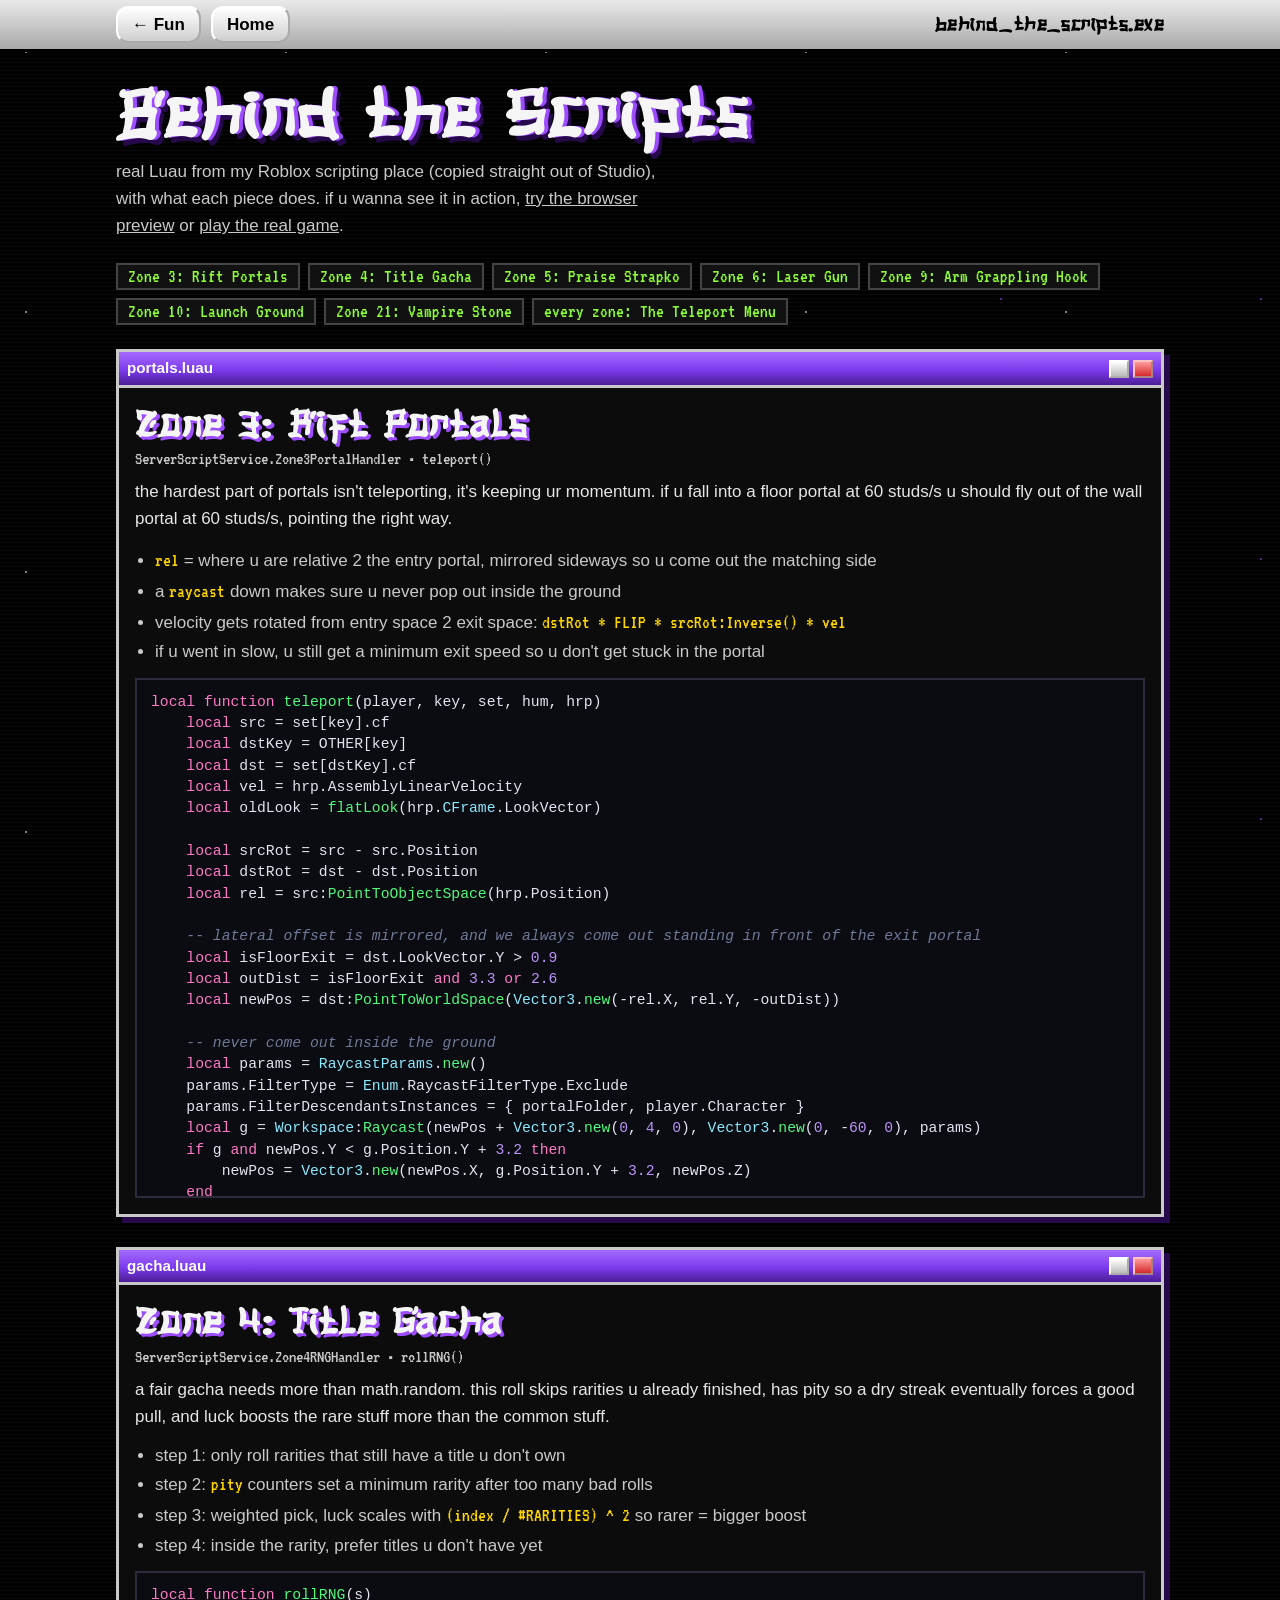
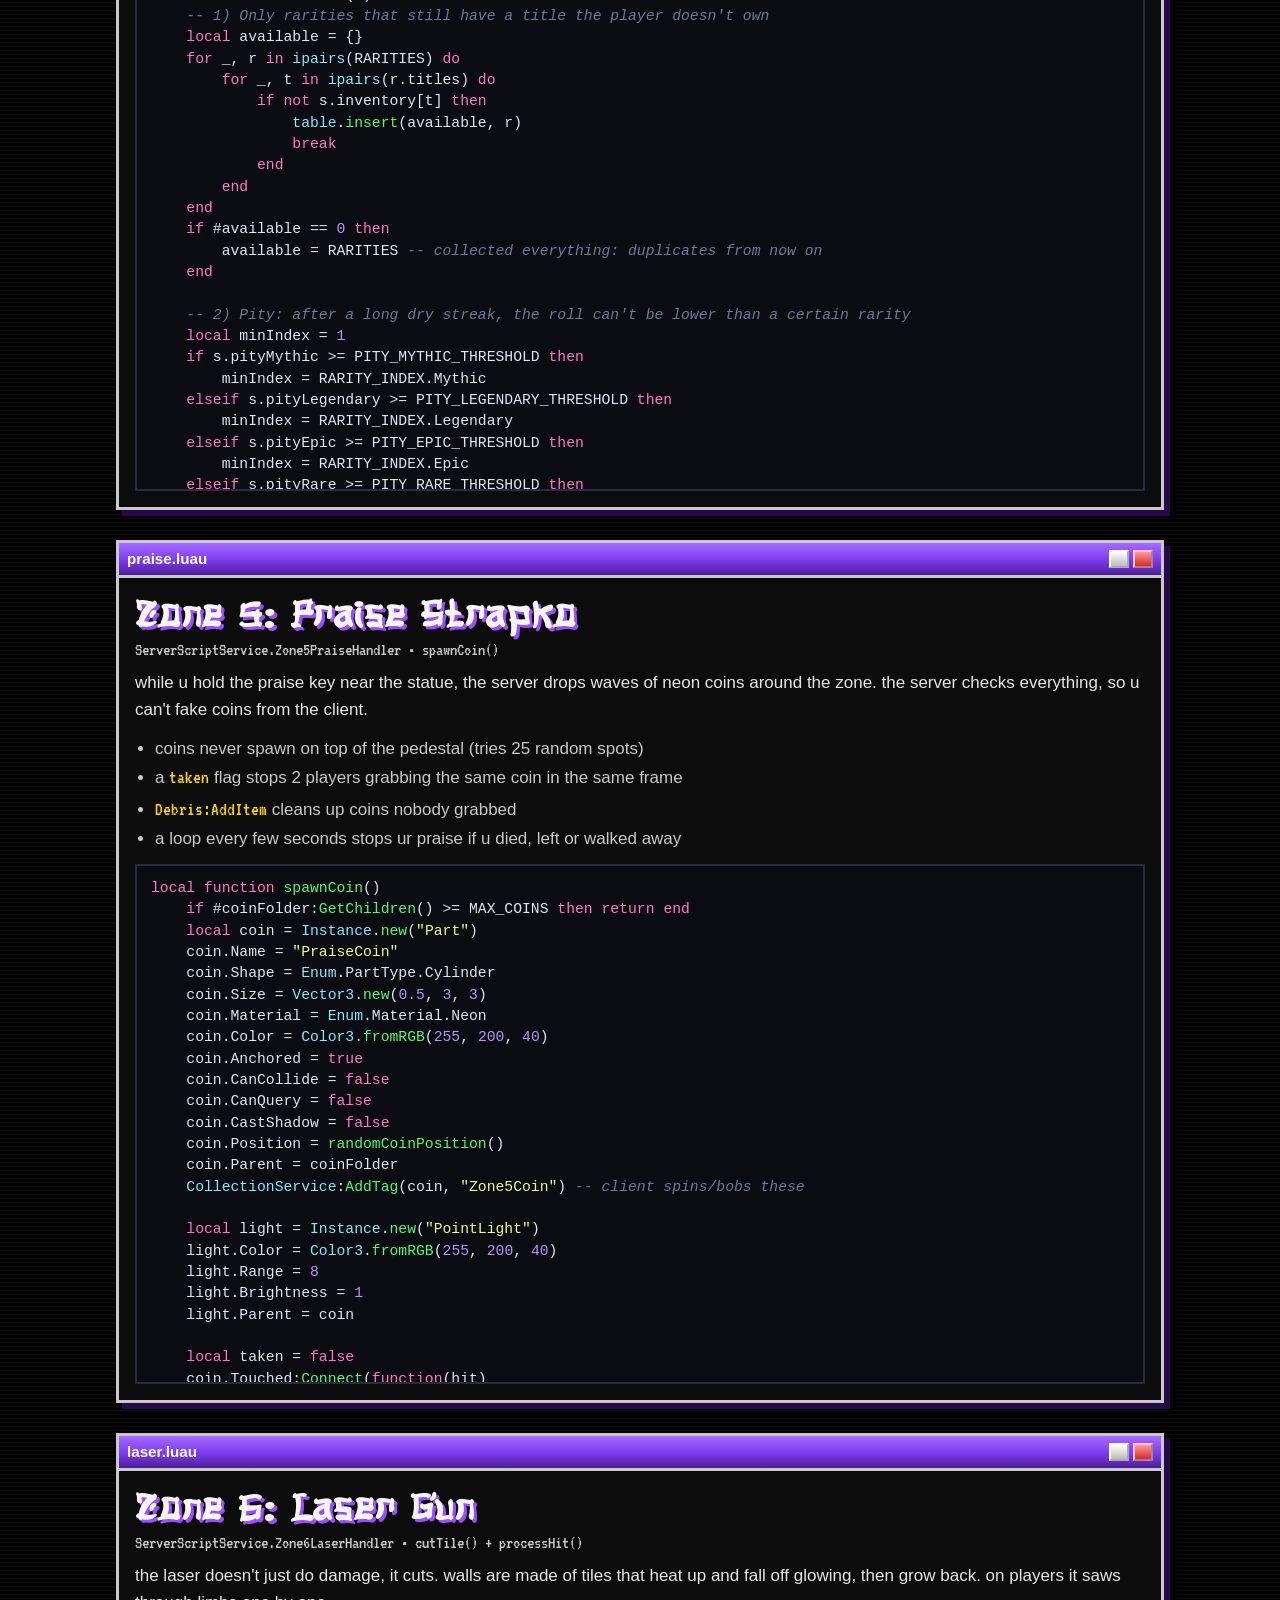
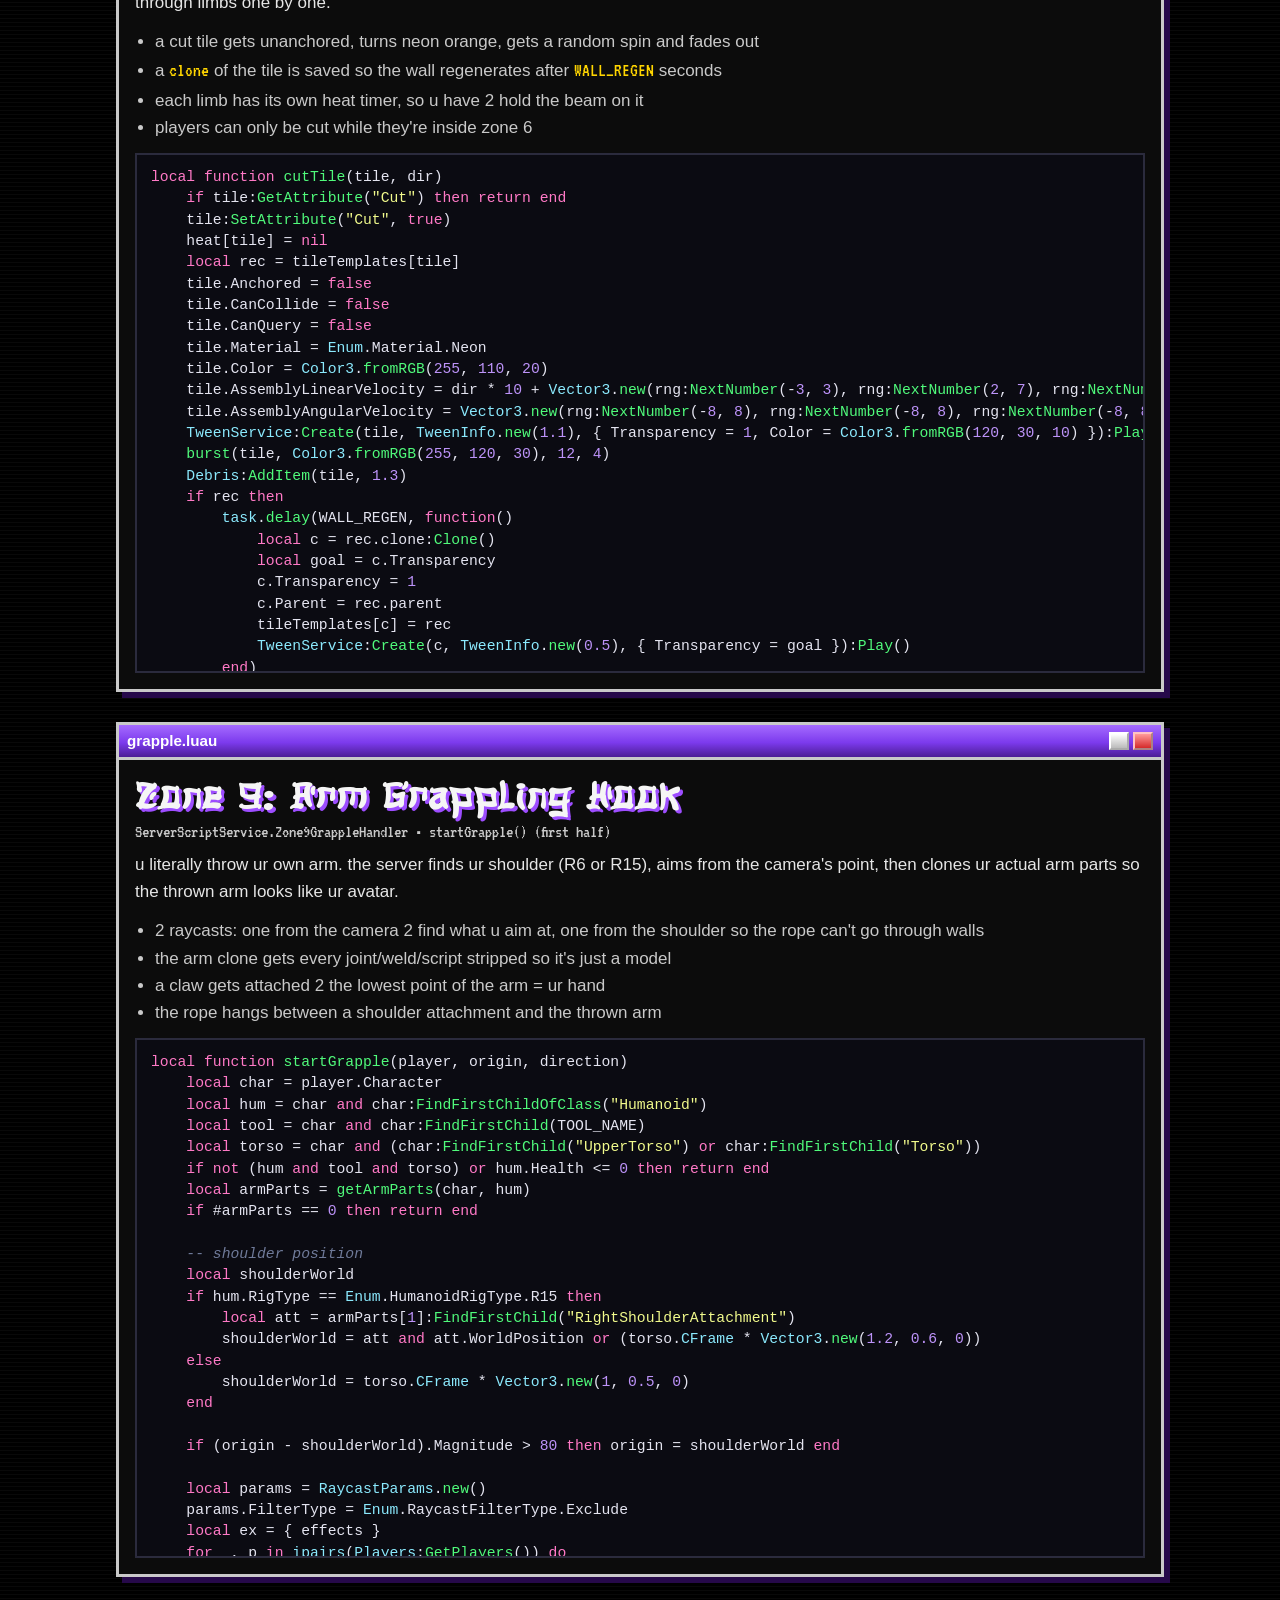
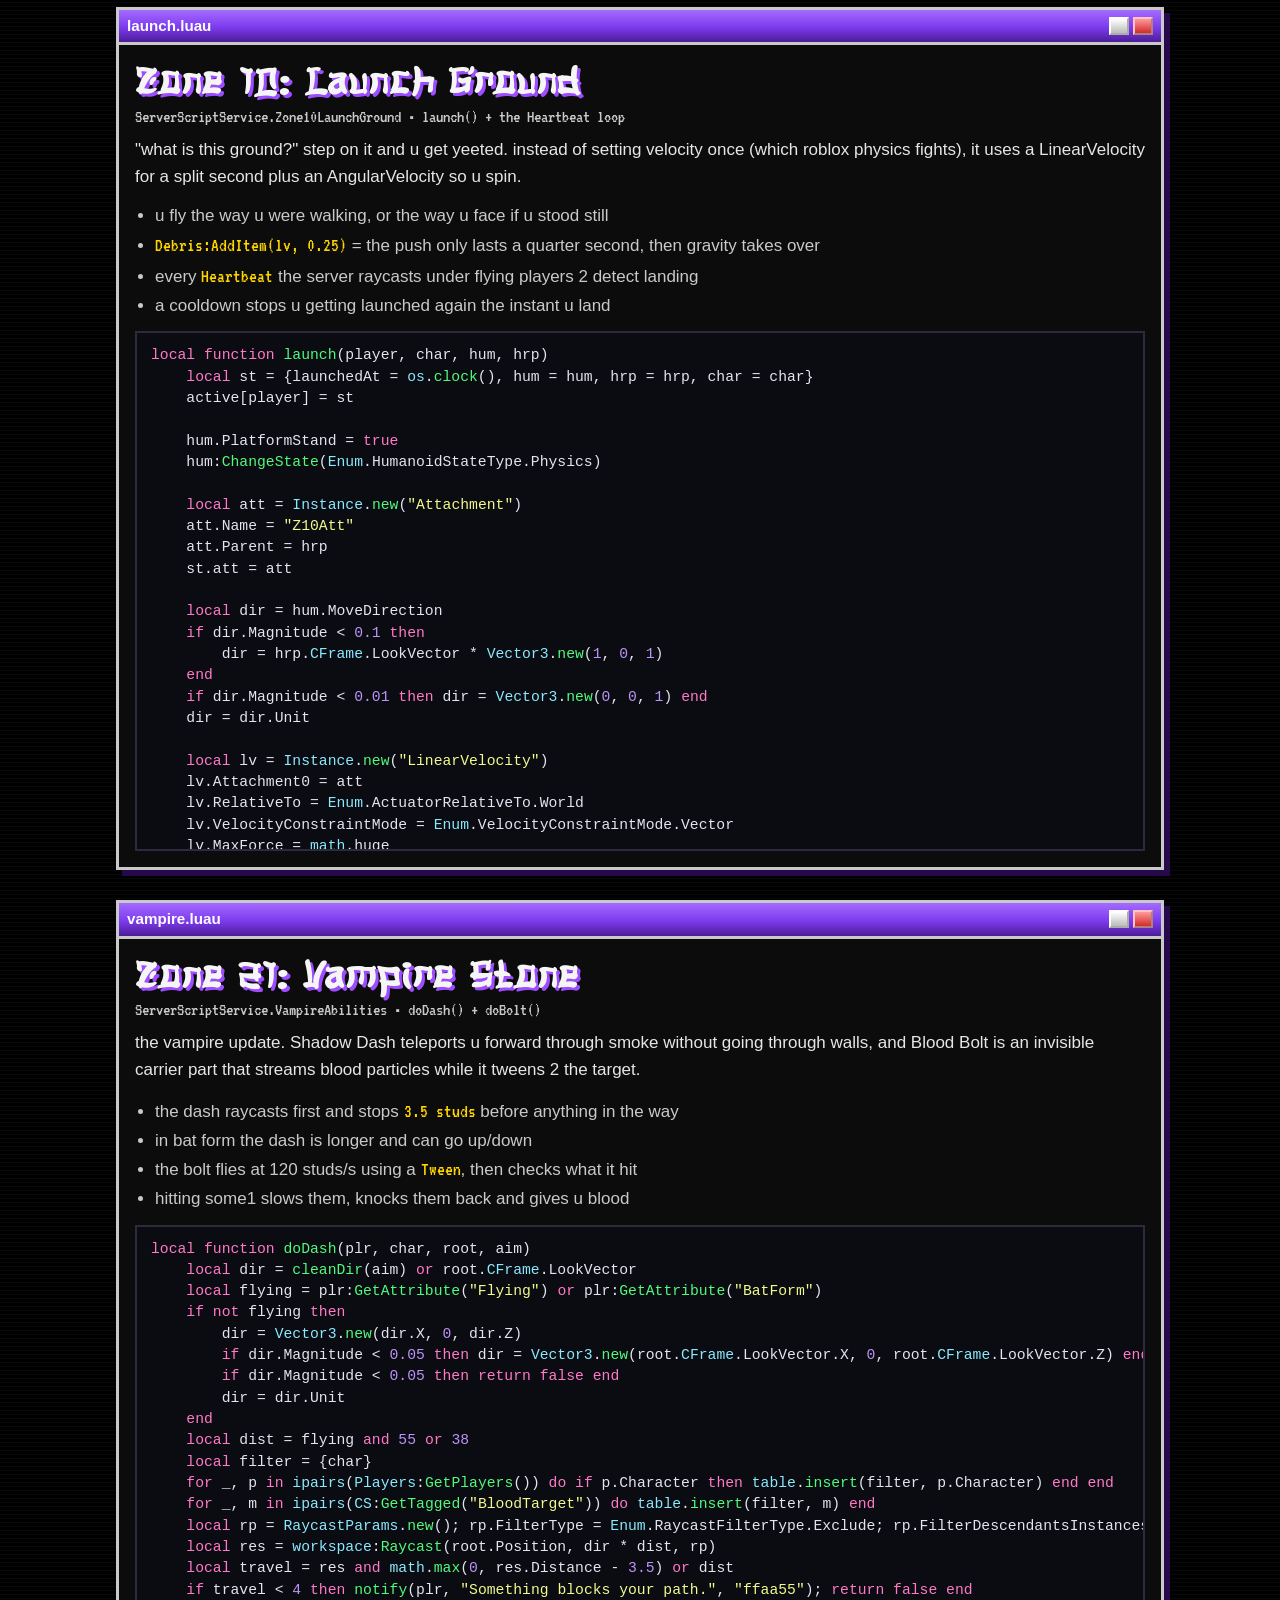
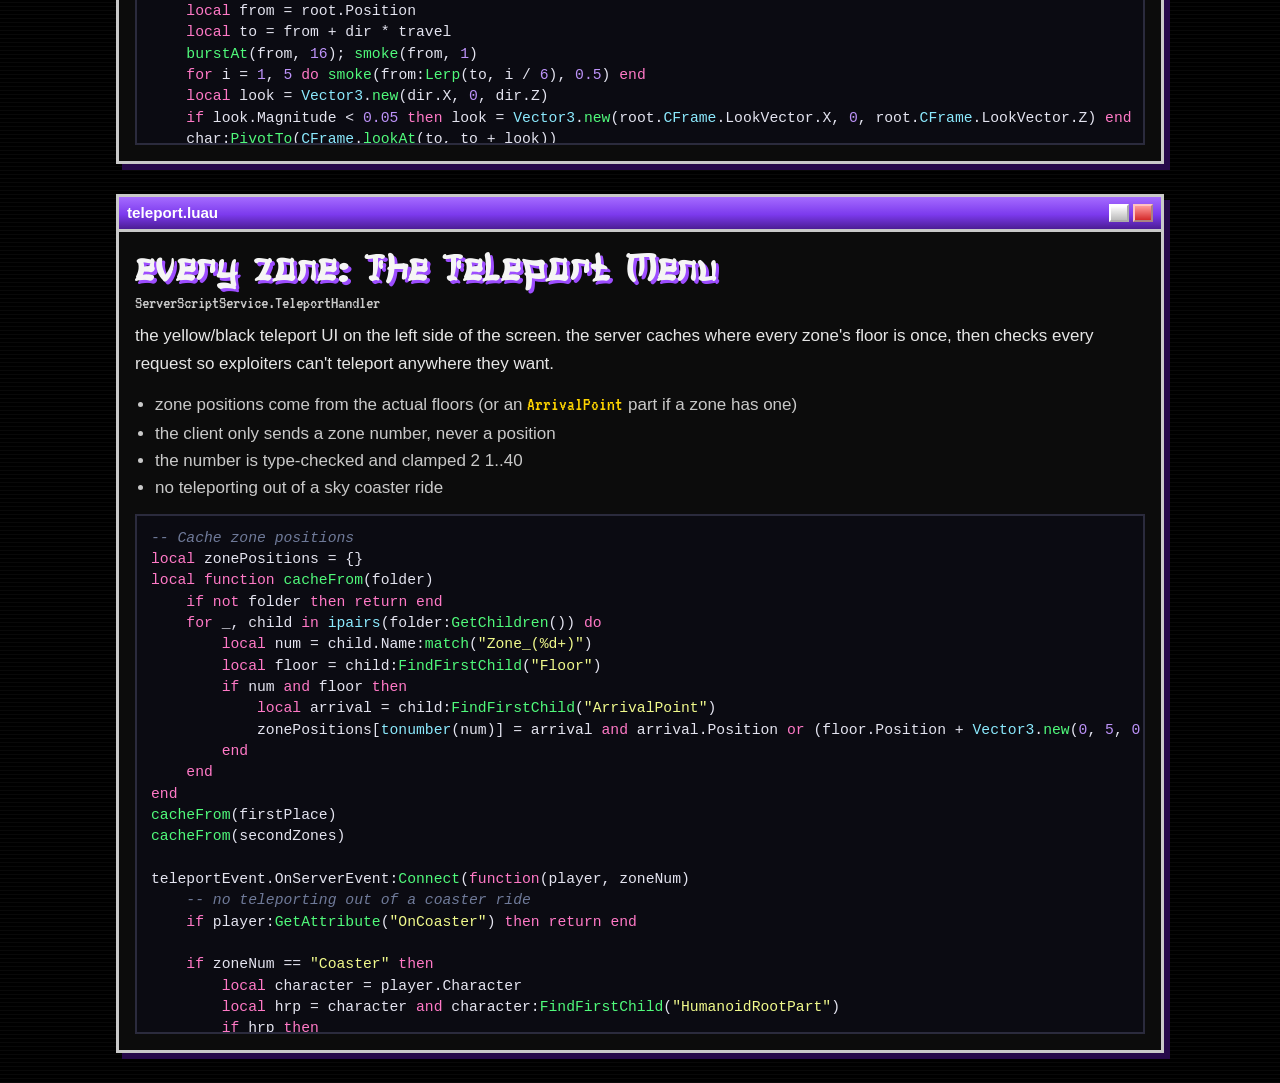
<file: scripts.html>
<!DOCTYPE html>
<html lang="en">
<head>
<meta charset="UTF-8">
<meta name="viewport" content="width=device-width, initial-scale=1">
<link rel="icon" type="image/png" href="images/favicon.png">
<title>Behind the Scripts | Mentos</title>
<meta name="description" content="Real Luau code from the zones in Mentos's Roblox scripting place, with explanations.">
<link rel="preconnect" href="https://fonts.googleapis.com">
<link rel="preconnect" href="https://fonts.gstatic.com" crossorigin>
<link href="https://fonts.googleapis.com/css2?family=VT323&display=swap" rel="stylesheet">
<link rel="stylesheet" href="fun.css">
<style>
  .toc { display: flex; flex-wrap: wrap; gap: 8px; margin: 0 0 24px; }
  .toc a { font: 1.2rem "VT323", monospace; text-decoration: none; background: #111; border: 2px solid #444; padding: 2px 10px; color: var(--toxic); }
  .toc a:hover { border-color: var(--yellow); color: var(--yellow); }
  .zone { margin: 0 0 30px; }
  .zone .body { padding: 16px; }
  .zone h2 { margin: 0 0 4px; font-size: clamp(1.8rem, 5vw, 2.6rem); line-height: 1; text-shadow: 3px 3px 0 var(--purple); }
  .zone .file { font: 1.15rem "VT323", monospace; color: var(--chrome); margin: 0 0 10px; }
  .zone .why { margin: 0 0 12px; color: #e6e6e6; }
  .zone ul { margin: 0 0 12px; padding-left: 20px; color: var(--chrome); }
  .zone li b { color: var(--yellow); font-weight: 400; font-family: "VT323", monospace; font-size: 1.15em; }
  pre { margin: 0; background: #0b0b12; border: 2px solid #2b2b3d; padding: 12px 14px; overflow: auto; max-height: 520px; font: .92rem/1.45 ui-monospace, Consolas, "Courier New", monospace; color: #e4e4f0; tab-size: 4; }
  .kw { color: #ff79c6; } .str { color: #f1fa8c; } .num { color: #bd93f9; } .com { color: #6f7a99; font-style: italic; } .api { color: #8be9fd; } .fn { color: #50fa7b; }
  .play { display: inline-block; margin-top: 10px; }
</style>
</head>
<body>
<div class="sky" aria-hidden="true"></div>
<nav class="topbar">
  <div class="wrap">
    <a href="fun.html">&larr; Fun</a>
    <a href="index.html#games">Home</a>
    <span class="title k">behind_the_scripts.exe</span>
  </div>
</nav>
<main class="wrap">
  <h1 class="k">Behind the Scripts</h1>
  <p class="lead">real Luau from my Roblox scripting place (copied straight out of Studio), with what each piece does. if u wanna see it in action, <a href="preview.html">try the browser preview</a> or <a href="https://www.roblox.com/games/130047471706916/mentosove-scripting-miesto" target="_blank" rel="noopener">play the real game</a>.</p>
  <nav class="toc" id="toc" aria-label="Zones"></nav>
  <div id="zones"></div>
</main>
<script>
(function () {
  "use strict";
  var Z = [
    { id: "portals", zone: "Zone 3", name: "Rift Portals", file: "ServerScriptService.Zone3PortalHandler • teleport()",
      why: "the hardest part of portals isn't teleporting, it's keeping ur momentum. if u fall into a floor portal at 60 studs/s u should fly out of the wall portal at 60 studs/s, pointing the right way.",
      bullets: ["<b>rel</b> = where u are relative 2 the entry portal, mirrored sideways so u come out the matching side", "a <b>raycast</b> down makes sure u never pop out inside the ground", "velocity gets rotated from entry space 2 exit space: <b>dstRot * FLIP * srcRot:Inverse() * vel</b>", "if u went in slow, u still get a minimum exit speed so u don't get stuck in the portal"],
      code: String.raw`local function teleport(player, key, set, hum, hrp)
	local src = set[key].cf
	local dstKey = OTHER[key]
	local dst = set[dstKey].cf
	local vel = hrp.AssemblyLinearVelocity
	local oldLook = flatLook(hrp.CFrame.LookVector)

	local srcRot = src - src.Position
	local dstRot = dst - dst.Position
	local rel = src:PointToObjectSpace(hrp.Position)

	-- lateral offset is mirrored, and we always come out standing in front of the exit portal
	local isFloorExit = dst.LookVector.Y > 0.9
	local outDist = isFloorExit and 3.3 or 2.6
	local newPos = dst:PointToWorldSpace(Vector3.new(-rel.X, rel.Y, -outDist))

	-- never come out inside the ground
	local params = RaycastParams.new()
	params.FilterType = Enum.RaycastFilterType.Exclude
	params.FilterDescendantsInstances = { portalFolder, player.Character }
	local g = Workspace:Raycast(newPos + Vector3.new(0, 4, 0), Vector3.new(0, -60, 0), params)
	if g and newPos.Y < g.Position.Y + 3.2 then
		newPos = Vector3.new(newPos.X, g.Position.Y + 3.2, newPos.Z)
	end

	-- momentum through the portal: rotate velocity from entry space to exit space
	local newVel = dstRot * FLIP * srcRot:Inverse() * vel
	local out = dst.LookVector
	local need = isFloorExit and MIN_FLOOR_EXIT_SPEED or MIN_EXIT_SPEED
	local along = newVel:Dot(out)
	if along < need then
		newVel += out * (need - along)
	end

	local newLookV = dstRot * FLIP * srcRot:Inverse() * hrp.CFrame.LookVector
	local newLook = flatLook(newLookV) or flatLook(out) or Vector3.new(0, 0, -1)

	puff(src.Position + src.LookVector, COLORS[key], 35, true)
	hrp.CFrame = CFrame.lookAt(newPos, newPos + newLook)
	hrp.AssemblyLinearVelocity = newVel
	hrp.AssemblyAngularVelocity = Vector3.zero
	puff(dst.Position + dst.LookVector, COLORS[dstKey], 35, true)
end` },
    { id: "gacha", zone: "Zone 4", name: "Title Gacha", file: "ServerScriptService.Zone4RNGHandler • rollRNG()",
      why: "a fair gacha needs more than math.random. this roll skips rarities u already finished, has pity so a dry streak eventually forces a good pull, and luck boosts the rare stuff more than the common stuff.",
      bullets: ["step 1: only roll rarities that still have a title u don't own", "step 2: <b>pity</b> counters set a minimum rarity after too many bad rolls", "step 3: weighted pick, luck scales with <b>(index / #RARITIES) ^ 2</b> so rarer = bigger boost", "step 4: inside the rarity, prefer titles u don't have yet"],
      code: String.raw`local function rollRNG(s)
	-- 1) Only rarities that still have a title the player doesn't own
	local available = {}
	for _, r in ipairs(RARITIES) do
		for _, t in ipairs(r.titles) do
			if not s.inventory[t] then
				table.insert(available, r)
				break
			end
		end
	end
	if #available == 0 then
		available = RARITIES -- collected everything: duplicates from now on
	end

	-- 2) Pity: after a long dry streak, the roll can't be lower than a certain rarity
	local minIndex = 1
	if s.pityMythic >= PITY_MYTHIC_THRESHOLD then
		minIndex = RARITY_INDEX.Mythic
	elseif s.pityLegendary >= PITY_LEGENDARY_THRESHOLD then
		minIndex = RARITY_INDEX.Legendary
	elseif s.pityEpic >= PITY_EPIC_THRESHOLD then
		minIndex = RARITY_INDEX.Epic
	elseif s.pityRare >= PITY_RARE_THRESHOLD then
		minIndex = RARITY_INDEX.Rare
	end

	local rollable = {}
	for _, r in ipairs(available) do
		if r.index >= minIndex then
			table.insert(rollable, r)
		end
	end
	if #rollable == 0 then
		rollable = available
	end

	-- 3) Weighted pick (luck boosts the higher rarities more)
	local weights, total = {}, 0
	for i, r in ipairs(rollable) do
		local boost = 1 + (s.luck - 1) * ((r.index / #RARITIES) ^ 2)
		weights[i] = r.weight * boost
		total += weights[i]
	end

	local roll = rng:NextNumber() * total
	local chosen = rollable[#rollable]
	local acc = 0
	for i, r in ipairs(rollable) do
		acc += weights[i]
		if roll < acc then
			chosen = r
			break
		end
	end

	-- 4) Pick a title from that rarity (prefer ones the player doesn't own)
	local unowned = {}
	for _, t in ipairs(chosen.titles) do
		if not s.inventory[t] then
			table.insert(unowned, t)
		end
	end
	local pool = #unowned > 0 and unowned or chosen.titles
	local title = pool[rng:NextInteger(1, #pool)]

	return chosen, title, s.inventory[title] == true
end` },
    { id: "praise", zone: "Zone 5", name: "Praise Strapko", file: "ServerScriptService.Zone5PraiseHandler • spawnCoin()",
      why: "while u hold the praise key near the statue, the server drops waves of neon coins around the zone. the server checks everything, so u can't fake coins from the client.",
      bullets: ["coins never spawn on top of the pedestal (tries 25 random spots)", "a <b>taken</b> flag stops 2 players grabbing the same coin in the same frame", "<b>Debris:AddItem</b> cleans up coins nobody grabbed", "a loop every few seconds stops ur praise if u died, left or walked away"],
      code: String.raw`local function spawnCoin()
	if #coinFolder:GetChildren() >= MAX_COINS then return end
	local coin = Instance.new("Part")
	coin.Name = "PraiseCoin"
	coin.Shape = Enum.PartType.Cylinder
	coin.Size = Vector3.new(0.5, 3, 3)
	coin.Material = Enum.Material.Neon
	coin.Color = Color3.fromRGB(255, 200, 40)
	coin.Anchored = true
	coin.CanCollide = false
	coin.CanQuery = false
	coin.CastShadow = false
	coin.Position = randomCoinPosition()
	coin.Parent = coinFolder
	CollectionService:AddTag(coin, "Zone5Coin") -- client spins/bobs these

	local light = Instance.new("PointLight")
	light.Color = Color3.fromRGB(255, 200, 40)
	light.Range = 8
	light.Brightness = 1
	light.Parent = coin

	local taken = false
	coin.Touched:Connect(function(hit)
		if taken then return end
		local plr = Players:GetPlayerFromCharacter(hit.Parent)
		if not plr then return end
		local root = getRoot(plr)
		if not root or not inZone(root.Position) then return end
		taken = true
		coin:Destroy()
		addCoins(plr, COIN_VALUE)
	end)

	Debris:AddItem(coin, COIN_LIFETIME)
end

task.spawn(function()
	while true do
		task.wait(SPAWN_INTERVAL)
		for plr in pairs(praising) do
			if not plr.Parent or not canPraise(plr, STOP_RANGE) then
				setPraise(plr, false) -- died / left zone / walked away
			else
				for _ = 1, COINS_PER_WAVE do spawnCoin() end
			end
		end
	end
end)` },
    { id: "laser", zone: "Zone 6", name: "Laser Gun", file: "ServerScriptService.Zone6LaserHandler • cutTile() + processHit()",
      why: "the laser doesn't just do damage, it cuts. walls are made of tiles that heat up and fall off glowing, then grow back. on players it saws through limbs one by one.",
      bullets: ["a cut tile gets unanchored, turns neon orange, gets a random spin and fades out", "a <b>clone</b> of the tile is saved so the wall regenerates after <b>WALL_REGEN</b> seconds", "each limb has its own heat timer, so u have 2 hold the beam on it", "players can only be cut while they're inside zone 6"],
      code: String.raw`local function cutTile(tile, dir)
	if tile:GetAttribute("Cut") then return end
	tile:SetAttribute("Cut", true)
	heat[tile] = nil
	local rec = tileTemplates[tile]
	tile.Anchored = false
	tile.CanCollide = false
	tile.CanQuery = false
	tile.Material = Enum.Material.Neon
	tile.Color = Color3.fromRGB(255, 110, 20)
	tile.AssemblyLinearVelocity = dir * 10 + Vector3.new(rng:NextNumber(-3, 3), rng:NextNumber(2, 7), rng:NextNumber(-3, 3))
	tile.AssemblyAngularVelocity = Vector3.new(rng:NextNumber(-8, 8), rng:NextNumber(-8, 8), rng:NextNumber(-8, 8))
	TweenService:Create(tile, TweenInfo.new(1.1), { Transparency = 1, Color = Color3.fromRGB(120, 30, 10) }):Play()
	burst(tile, Color3.fromRGB(255, 120, 30), 12, 4)
	Debris:AddItem(tile, 1.3)
	if rec then
		task.delay(WALL_REGEN, function()
			local c = rec.clone:Clone()
			local goal = c.Transparency
			c.Transparency = 1
			c.Parent = rec.parent
			tileTemplates[c] = rec
			TweenService:Create(c, TweenInfo.new(0.5), { Transparency = goal }):Play()
		end)
	end
end

local function processHit(player, st, result, dt, dir)
	local part = result.Instance

	if part.Name == "Tile" and part:IsDescendantOf(targets) then
		heatTiles(result.Position, dt, dir)
		return
	end

	local model = part:FindFirstAncestorOfClass("Model")
	local hum = model and model:FindFirstChildOfClass("Humanoid")
	if not hum then return end

	-- players can only be cut while they are inside Zone 6
	local victim = Players:GetPlayerFromCharacter(model)
	if victim then
		local root = model:FindFirstChild("HumanoidRootPart")
		if not root or not isInZone6(root.Position) or hum.Health <= 0 then return end
	end

	if LIMBS[part.Name] and part.Parent == model then
		local h = heatEntry(part)
		h.t += dt
		if h.t >= LIMB_CUT_TIME then
			heat[part] = nil
			if severLimb(model, part, dir) then playCutSound(st) end
		end
	else
		-- torso / accessories: the beam saws through the limbs one after another
		local h = heatEntry(model)
		h.t += dt
		if h.t >= TORSO_STEP then
			h.t = 0
			local limb = nextLimb(model)
			if limb and severLimb(model, limb, dir) then playCutSound(st) end
		end
	end
end` },
    { id: "grapple", zone: "Zone 9", name: "Arm Grappling Hook", file: "ServerScriptService.Zone9GrappleHandler • startGrapple() (first half)",
      why: "u literally throw ur own arm. the server finds ur shoulder (R6 or R15), aims from the camera's point, then clones ur actual arm parts so the thrown arm looks like ur avatar.",
      bullets: ["2 raycasts: one from the camera 2 find what u aim at, one from the shoulder so the rope can't go through walls", "the arm clone gets every joint/weld/script stripped so it's just a model", "a claw gets attached 2 the lowest point of the arm = ur hand", "the rope hangs between a shoulder attachment and the thrown arm"],
      code: String.raw`local function startGrapple(player, origin, direction)
	local char = player.Character
	local hum = char and char:FindFirstChildOfClass("Humanoid")
	local tool = char and char:FindFirstChild(TOOL_NAME)
	local torso = char and (char:FindFirstChild("UpperTorso") or char:FindFirstChild("Torso"))
	if not (hum and tool and torso) or hum.Health <= 0 then return end
	local armParts = getArmParts(char, hum)
	if #armParts == 0 then return end

	-- shoulder position
	local shoulderWorld
	if hum.RigType == Enum.HumanoidRigType.R15 then
		local att = armParts[1]:FindFirstChild("RightShoulderAttachment")
		shoulderWorld = att and att.WorldPosition or (torso.CFrame * Vector3.new(1.2, 0.6, 0))
	else
		shoulderWorld = torso.CFrame * Vector3.new(1, 0.5, 0)
	end

	if (origin - shoulderWorld).Magnitude > 80 then origin = shoulderWorld end

	local params = RaycastParams.new()
	params.FilterType = Enum.RaycastFilterType.Exclude
	local ex = { effects }
	for _, p in ipairs(Players:GetPlayers()) do
		if p.Character then table.insert(ex, p.Character) end
	end
	params.FilterDescendantsInstances = ex
	params.IgnoreWater = true

	local aim = Workspace:Raycast(origin, direction * 400, params)
	local aimPoint = aim and aim.Position or (origin + direction * 400)
	local toAim = aimPoint - shoulderWorld
	local dir = toAim.Magnitude > 0.1 and toAim.Unit or direction
	local result = Workspace:Raycast(shoulderWorld, dir * MAX_RANGE, params)
	local hit = result ~= nil and inZone(result.Position, 1)

	-- thrown copy of the arm
	local model = Instance.new("Model")
	model.Name = "ThrownArm"
	for _, p in ipairs(armParts) do
		local c = p:Clone()
		for _, d in ipairs(c:GetDescendants()) do
			if d:IsA("JointInstance") or d:IsA("WeldConstraint") or d:IsA("Attachment") or d:IsA("LuaSourceContainer") then
				d:Destroy()
			end
		end
		c.Anchored = true; c.CanCollide = false; c.CanQuery = false; c.CanTouch = false; c.Massless = true
		c.Parent = model
	end
	-- ... then the claw, the rope and the pull (another ~120 lines)
end` },
    { id: "launch", zone: "Zone 10", name: "Launch Ground", file: "ServerScriptService.Zone10LaunchGround • launch() + the Heartbeat loop",
      why: "\"what is this ground?\" step on it and u get yeeted. instead of setting velocity once (which roblox physics fights), it uses a LinearVelocity for a split second plus an AngularVelocity so u spin.",
      bullets: ["u fly the way u were walking, or the way u face if u stood still", "<b>Debris:AddItem(lv, 0.25)</b> = the push only lasts a quarter second, then gravity takes over", "every <b>Heartbeat</b> the server raycasts under flying players 2 detect landing", "a cooldown stops u getting launched again the instant u land"],
      code: String.raw`local function launch(player, char, hum, hrp)
	local st = {launchedAt = os.clock(), hum = hum, hrp = hrp, char = char}
	active[player] = st

	hum.PlatformStand = true
	hum:ChangeState(Enum.HumanoidStateType.Physics)

	local att = Instance.new("Attachment")
	att.Name = "Z10Att"
	att.Parent = hrp
	st.att = att

	local dir = hum.MoveDirection
	if dir.Magnitude < 0.1 then
		dir = hrp.CFrame.LookVector * Vector3.new(1, 0, 1)
	end
	if dir.Magnitude < 0.01 then dir = Vector3.new(0, 0, 1) end
	dir = dir.Unit

	local lv = Instance.new("LinearVelocity")
	lv.Attachment0 = att
	lv.RelativeTo = Enum.ActuatorRelativeTo.World
	lv.VelocityConstraintMode = Enum.VelocityConstraintMode.Vector
	lv.MaxForce = math.huge
	lv.VectorVelocity = dir * CFG.LaunchForward + Vector3.new(0, CFG.LaunchUp, 0)
	lv.Parent = hrp
	st.lv = lv
	Debris:AddItem(lv, 0.25)

	local av = Instance.new("AngularVelocity")
	av.Attachment0 = att
	av.RelativeTo = Enum.ActuatorRelativeTo.World
	av.MaxTorque = math.huge
	av.AngularVelocity = Vector3.new(math.random() - 0.5, 1, math.random() - 0.5).Unit * CFG.SpinSpeed
	av.Parent = hrp
	st.av = av

	st.swirl = makeSwirl(char, hrp)
	landingFX(Vector3.new(hrp.Position.X, floor.Position.Y + floor.Size.Y / 2, hrp.Position.Z))
end

RunService.Heartbeat:Connect(function()
	local now = os.clock()
	for _, player in ipairs(Players:GetPlayers()) do
		local char = player.Character
		local hum = char and char:FindFirstChildOfClass("Humanoid")
		local hrp = char and char:FindFirstChild("HumanoidRootPart")
		local st = active[player]
		if not (hum and hrp) or hum.Health <= 0 then
			if st then endFlight(player, st, nil) end
		elseif st then
			local t = now - st.launchedAt
			if t > CFG.MinAirTime then
				rayParams.FilterDescendantsInstances = {char}
				local hit = workspace:Raycast(hrp.Position, Vector3.new(0, -7, 0), rayParams)
				if (hit and hrp.AssemblyLinearVelocity.Y <= 5) or t > CFG.MaxAirTime then
					endFlight(player, st, hit and hit.Position or hrp.Position)
				end
			end
		elseif (cooldown[player] or 0) < now and onZoneFloor(hrp) and standingOnFloor(hrp) then
			launch(player, char, hum, hrp)
		end
	end
end)` },
    { id: "vampire", zone: "Zone 21", name: "Vampire Stone", file: "ServerScriptService.VampireAbilities • doDash() + doBolt()",
      why: "the vampire update. Shadow Dash teleports u forward through smoke without going through walls, and Blood Bolt is an invisible carrier part that streams blood particles while it tweens 2 the target.",
      bullets: ["the dash raycasts first and stops <b>3.5 studs</b> before anything in the way", "in bat form the dash is longer and can go up/down", "the bolt flies at 120 studs/s using a <b>Tween</b>, then checks what it hit", "hitting some1 slows them, knocks them back and gives u blood"],
      code: String.raw`local function doDash(plr, char, root, aim)
	local dir = cleanDir(aim) or root.CFrame.LookVector
	local flying = plr:GetAttribute("Flying") or plr:GetAttribute("BatForm")
	if not flying then
		dir = Vector3.new(dir.X, 0, dir.Z)
		if dir.Magnitude < 0.05 then dir = Vector3.new(root.CFrame.LookVector.X, 0, root.CFrame.LookVector.Z) end
		if dir.Magnitude < 0.05 then return false end
		dir = dir.Unit
	end
	local dist = flying and 55 or 38
	local filter = {char}
	for _, p in ipairs(Players:GetPlayers()) do if p.Character then table.insert(filter, p.Character) end end
	for _, m in ipairs(CS:GetTagged("BloodTarget")) do table.insert(filter, m) end
	local rp = RaycastParams.new(); rp.FilterType = Enum.RaycastFilterType.Exclude; rp.FilterDescendantsInstances = filter
	local res = workspace:Raycast(root.Position, dir * dist, rp)
	local travel = res and math.max(0, res.Distance - 3.5) or dist
	if travel < 4 then notify(plr, "Something blocks your path.", "ffaa55"); return false end
	local from = root.Position
	local to = from + dir * travel
	burstAt(from, 16); smoke(from, 1)
	for i = 1, 5 do smoke(from:Lerp(to, i / 6), 0.5) end
	local look = Vector3.new(dir.X, 0, dir.Z)
	if look.Magnitude < 0.05 then look = Vector3.new(root.CFrame.LookVector.X, 0, root.CFrame.LookVector.Z) end
	char:PivotTo(CFrame.lookAt(to, to + look))
	if not flying then root.AssemblyLinearVelocity = dir * 28 end
	burstAt(to, 12); smoke(to, 1)
	FX:FireClient(plr, "dash")
	return true
end

local function doBolt(plr, char, root, aim)
	local dir = cleanDir(aim) or root.CFrame.LookVector
	local head = char:FindFirstChild("Head")
	local origin = (head and head.Position or root.Position) + dir * 2.2
	local rp = RaycastParams.new(); rp.FilterType = Enum.RaycastFilterType.Exclude; rp.FilterDescendantsInstances = {char}
	local res = workspace:Raycast(origin, dir * 130, rp)
	local hitPos = res and res.Position or (origin + dir * 130)
	local dist = (hitPos - origin).Magnitude
	local t = math.max(dist / 120, 0.05)

	-- invisible carrier that streams blood while it flies
	local orb = Instance.new("Part")
	orb.Name = "BloodBolt"; orb.Size = Vector3.one; orb.Transparency = 1
	orb.Anchored = true; orb.CanCollide = false; orb.CanQuery = false; orb.CanTouch = false; orb.CastShadow = false
	orb.Position = origin; orb.Parent = workspace
	local stream = bloodStream(orb, 0.6, 60)
	TweenService:Create(orb, TweenInfo.new(t, Enum.EasingStyle.Linear), {Position = hitPos}):Play()
	bloodSplat(origin, 0.6, 0.5)

	task.delay(t, function()
		local victim = res and res.Instance and res.Instance:FindFirstAncestorOfClass("Model")
		if victim and victim ~= char then
			local alive, vhum = isLiving(victim)
			local vplr = Players:GetPlayerFromCharacter(victim)
			if alive and (vplr or CS:HasTag(victim, "BloodTarget")) then
				slow(victim, 3.5)
				knock(victim, vplr, dir * 42 + Vector3.new(0, 16, 0))
				if not vplr then vhum:TakeDamage(15) end
				if plr.Parent then
					plr:SetAttribute("Blood", math.min(150, (plr:GetAttribute("Blood") or 0) + 7))
					FX:FireClient(plr, "hit")
				end
				if vplr then FX:FireClient(vplr, "shake", 4) end
			end
		end
		bloodSplat(hitPos, 1.3)
		stopStream(stream)
		Debris:AddItem(orb, 1.5) -- let the trailing particles fade
	end)
	FX:FireClient(plr, "bolt")
	return true
end` },
    { id: "teleport", zone: "every zone", name: "The Teleport Menu", file: "ServerScriptService.TeleportHandler",
      why: "the yellow/black teleport UI on the left side of the screen. the server caches where every zone's floor is once, then checks every request so exploiters can't teleport anywhere they want.",
      bullets: ["zone positions come from the actual floors (or an <b>ArrivalPoint</b> part if a zone has one)", "the client only sends a zone number, never a position", "the number is type-checked and clamped 2 1..40", "no teleporting out of a sky coaster ride"],
      code: String.raw`-- Cache zone positions
local zonePositions = {}
local function cacheFrom(folder)
	if not folder then return end
	for _, child in ipairs(folder:GetChildren()) do
		local num = child.Name:match("Zone_(%d+)")
		local floor = child:FindFirstChild("Floor")
		if num and floor then
			local arrival = child:FindFirstChild("ArrivalPoint")
			zonePositions[tonumber(num)] = arrival and arrival.Position or (floor.Position + Vector3.new(0, 5, 0))
		end
	end
end
cacheFrom(firstPlace)
cacheFrom(secondZones)

teleportEvent.OnServerEvent:Connect(function(player, zoneNum)
	-- no teleporting out of a coaster ride
	if player:GetAttribute("OnCoaster") then return end

	if zoneNum == "Coaster" then
		local character = player.Character
		local hrp = character and character:FindFirstChild("HumanoidRootPart")
		if hrp then
			hrp.AssemblyLinearVelocity = Vector3.zero
			hrp.CFrame = COASTER_CF
		end
		return
	end

	-- Validate input
	if typeof(zoneNum) ~= "number" then return end
	zoneNum = math.floor(zoneNum)
	if zoneNum < 1 or zoneNum > MAX_ZONE then return end

	local targetPos = zonePositions[zoneNum]
	if not targetPos then return end

	local character = player.Character
	if not character then return end

	local hrp = character:FindFirstChild("HumanoidRootPart")
	if not hrp then return end

	-- Teleport the player
	hrp.CFrame = CFrame.new(targetPos)
end)` }
  ];
  // tiny luau highlighter: comments, strings, numbers, keywords, roblox api, function calls
  var KW = "and|break|do|else|elseif|end|false|for|function|if|in|local|nil|not|or|repeat|return|then|true|until|while|continue|typeof";
  var API = "Vector3|CFrame|Instance|Enum|Color3|TweenInfo|TweenService|RaycastParams|Workspace|workspace|game|task|math|Players|Debris|CollectionService|CS|RunService|os|table|ipairs|pairs|tonumber";
  var RE = new RegExp("(--[^\\n]*)|(\"(?:[^\"\\\\]|\\\\.)*\")|\\b(\\d+(?:\\.\\d+)?)\\b|\\b(" + KW + ")\\b|\\b(" + API + ")\\b|\\b([A-Za-z_]\\w*)(?=\\s*\\()", "g");
  function hl(code) {
    var out = "", last = 0, esc = function (s) { return s.replace(/&/g, "&amp;").replace(/</g, "&lt;").replace(/>/g, "&gt;"); };
    code.replace(RE, function (m, com, str, num, kw, api, fn, i) {
      out += esc(code.slice(last, i));
      var cls = com ? "com" : str ? "str" : num ? "num" : kw ? "kw" : api ? "api" : "fn";
      out += '<span class="' + cls + '">' + esc(m) + "</span>"; last = i + m.length; return m;
    });
    return out + esc(code.slice(last));
  }
  var toc = document.getElementById("toc"), box = document.getElementById("zones");
  Z.forEach(function (z) {
    var a = document.createElement("a"); a.href = "#" + z.id; a.textContent = z.zone + ": " + z.name; toc.appendChild(a);
    var s = document.createElement("section"); s.className = "win zone"; s.id = z.id;
    s.innerHTML = '<div class="bar"><span></span><span class="dots" aria-hidden="true"><i></i><i></i></span></div><div class="body"><h2 class="k"></h2><p class="file"></p><p class="why"></p><ul></ul><pre><code></code></pre></div>';
    s.querySelector(".bar span").textContent = z.id + ".luau";
    s.querySelector("h2").textContent = z.zone + ": " + z.name;
    s.querySelector(".file").textContent = z.file;
    s.querySelector(".why").textContent = z.why;
    s.querySelector("ul").innerHTML = z.bullets.map(function (b) { return "<li>" + b + "</li>"; }).join("");
    s.querySelector("code").innerHTML = hl(z.code);
    box.appendChild(s);
  });
})();
</script>
</body>
</html>
</file>
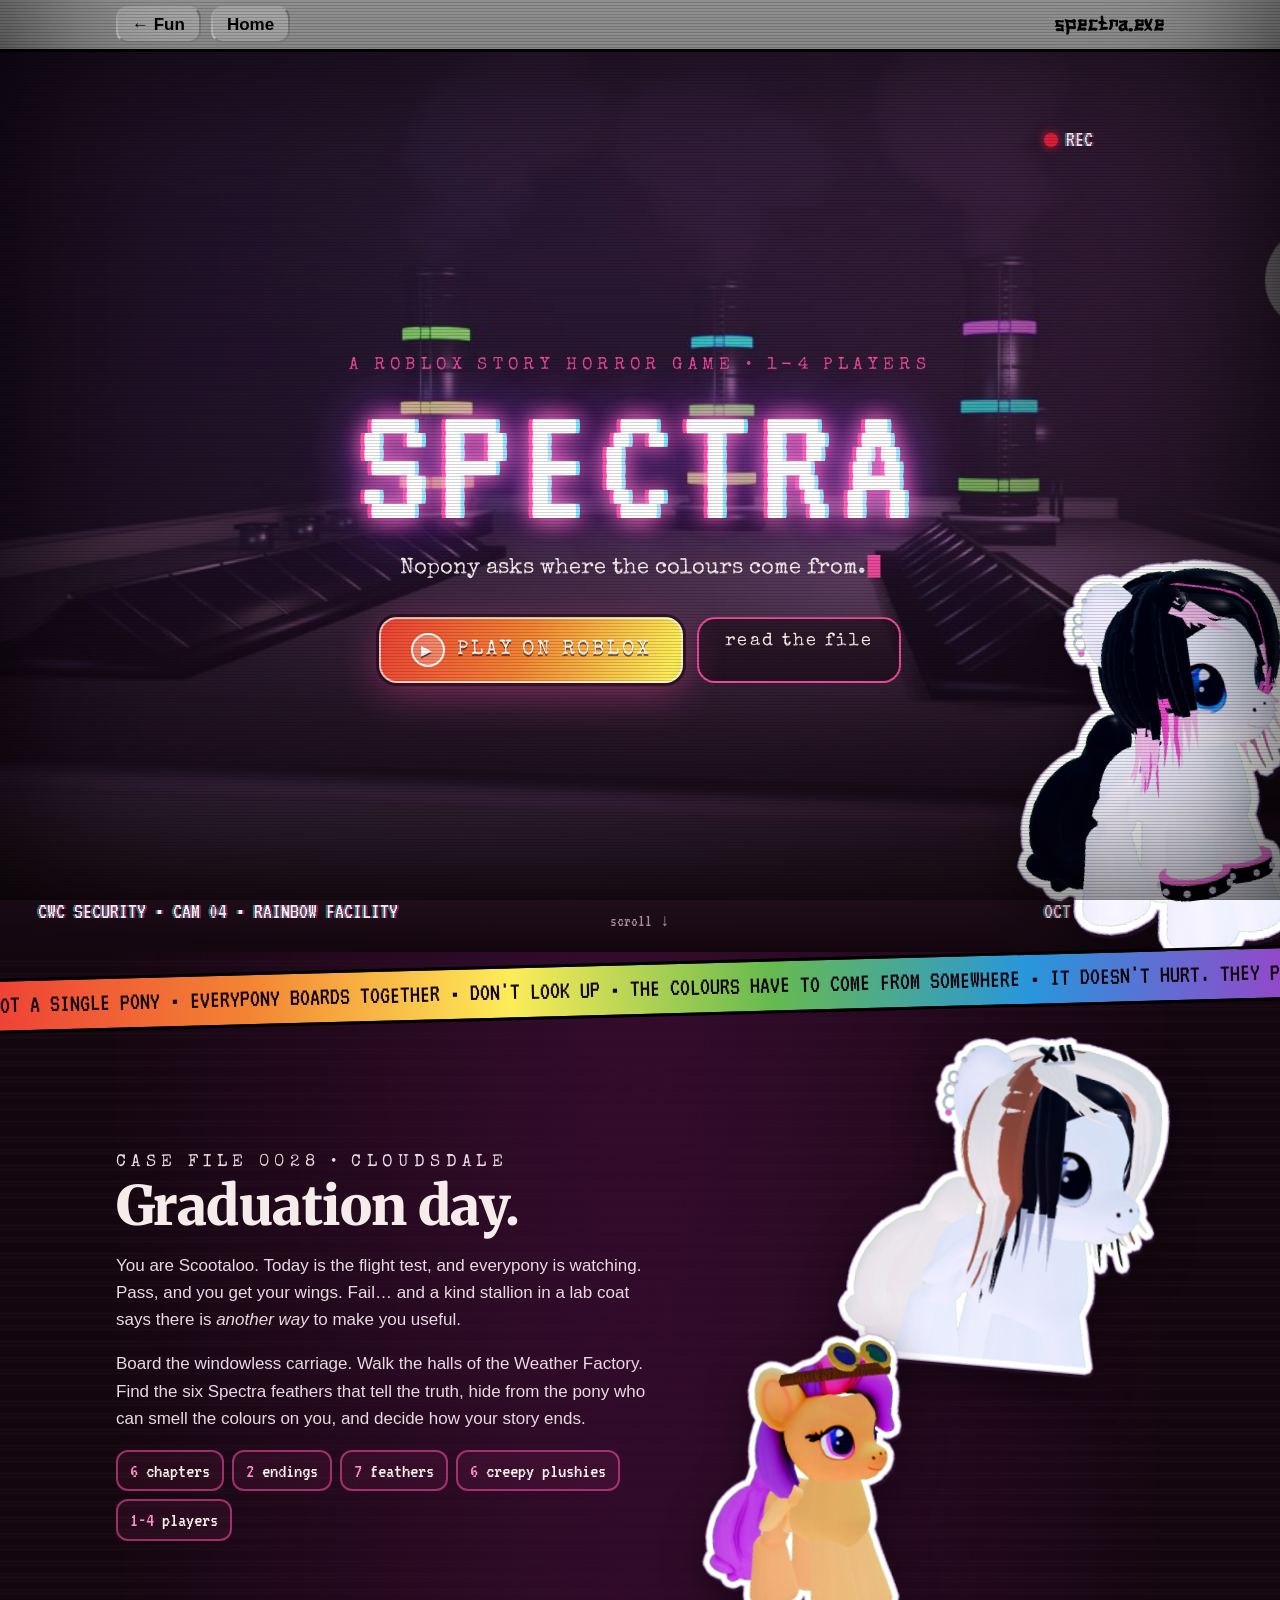
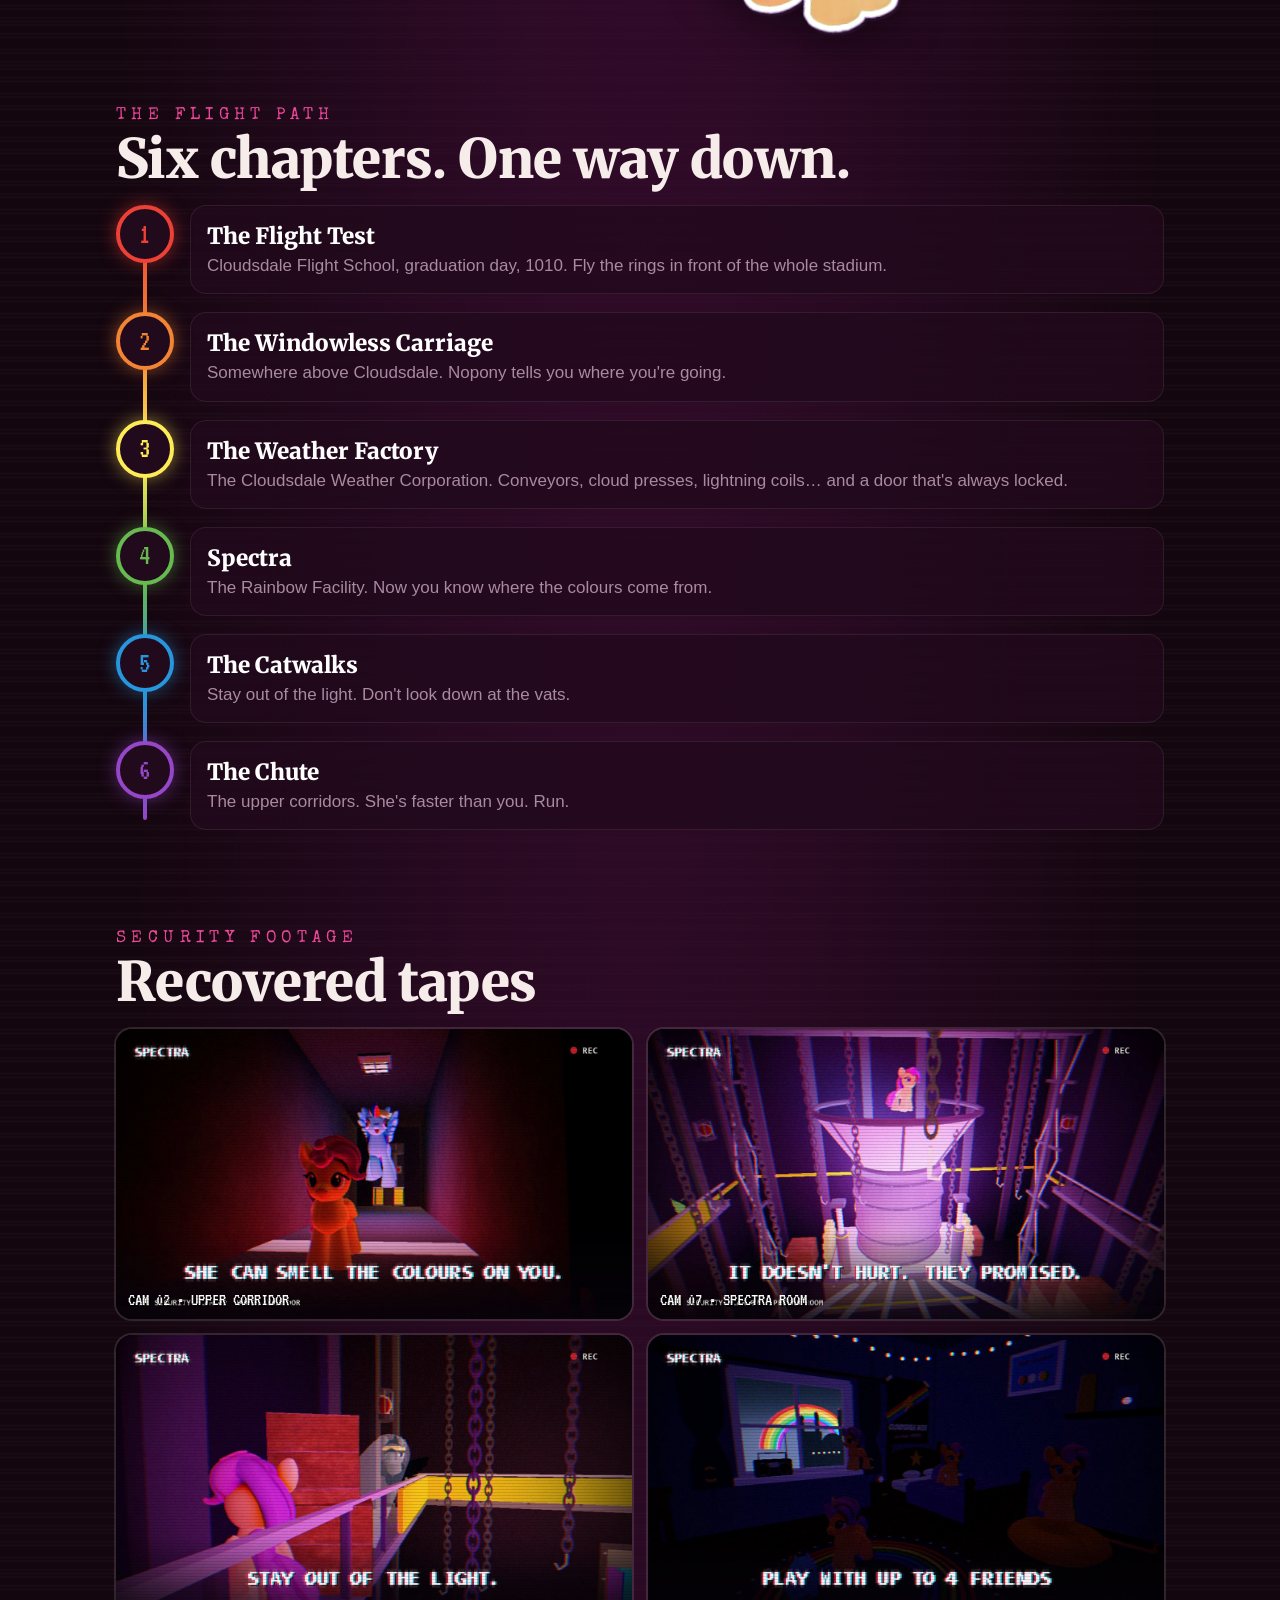
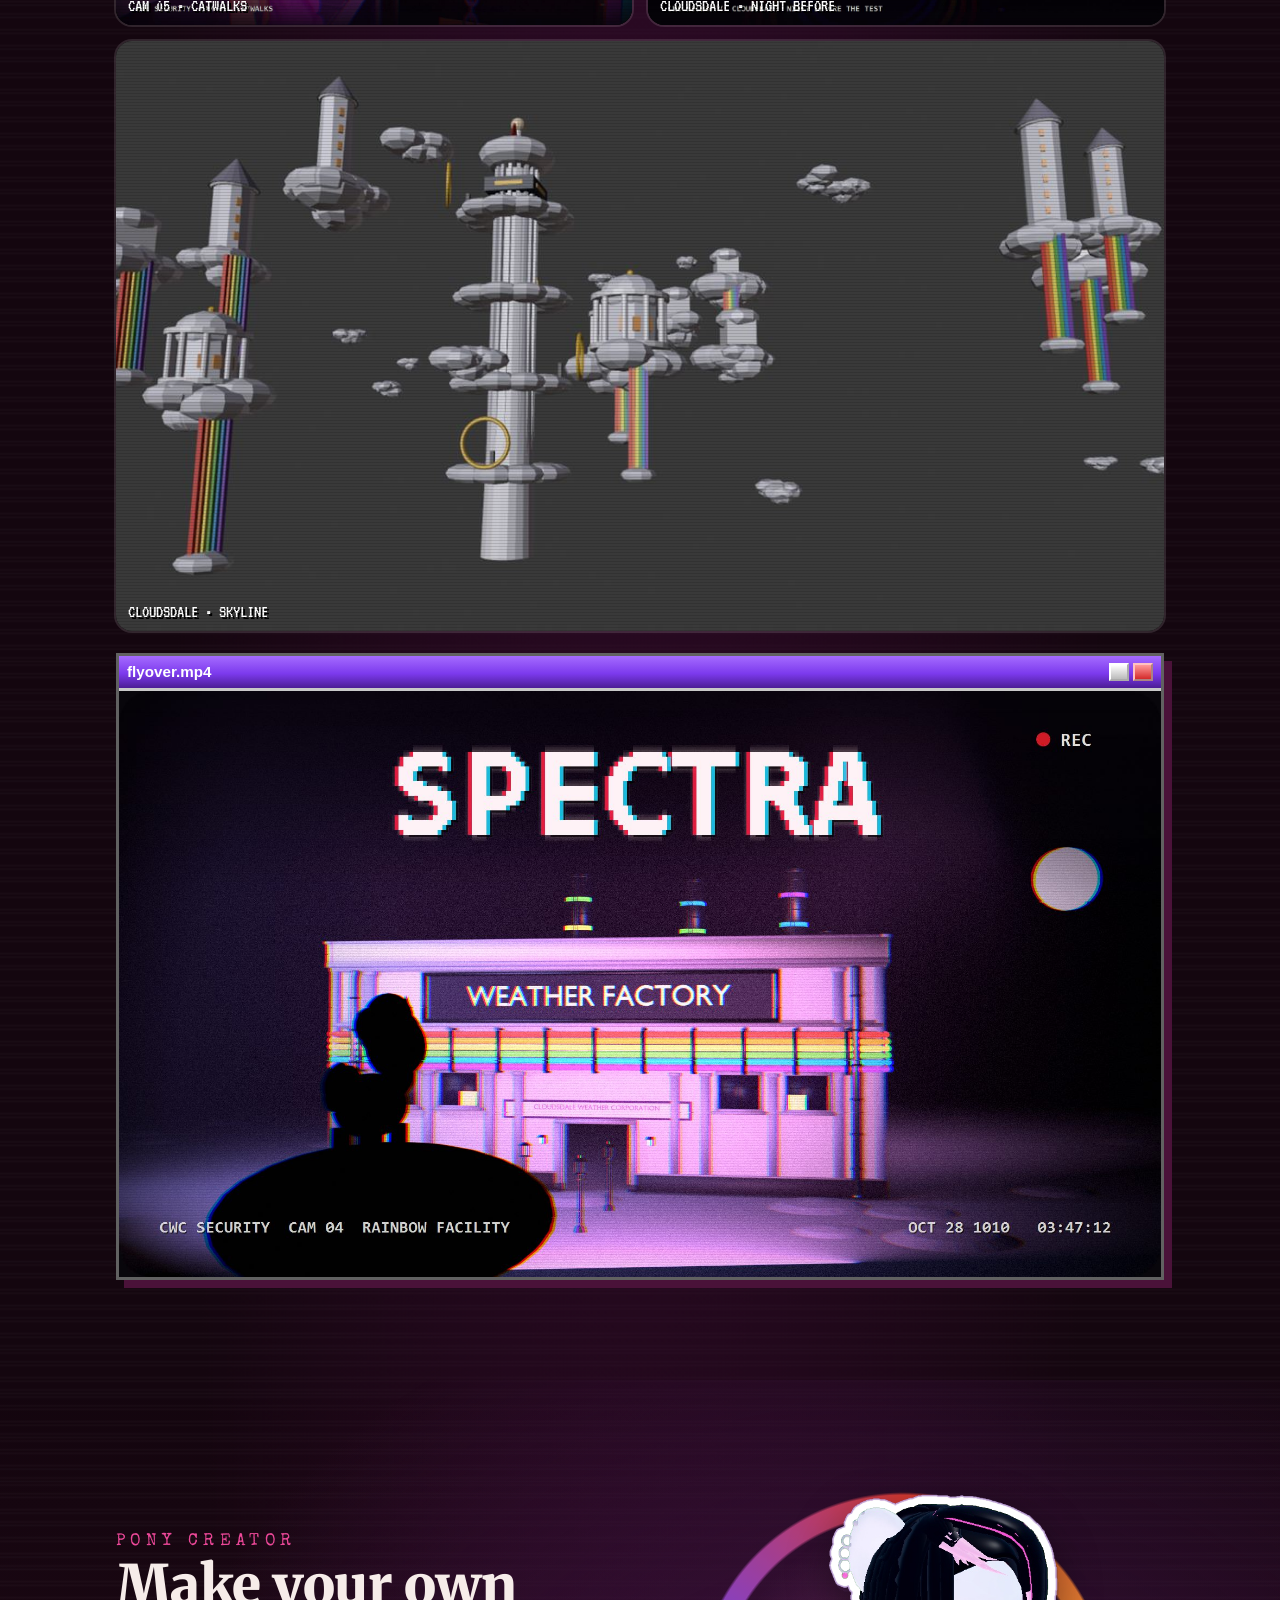
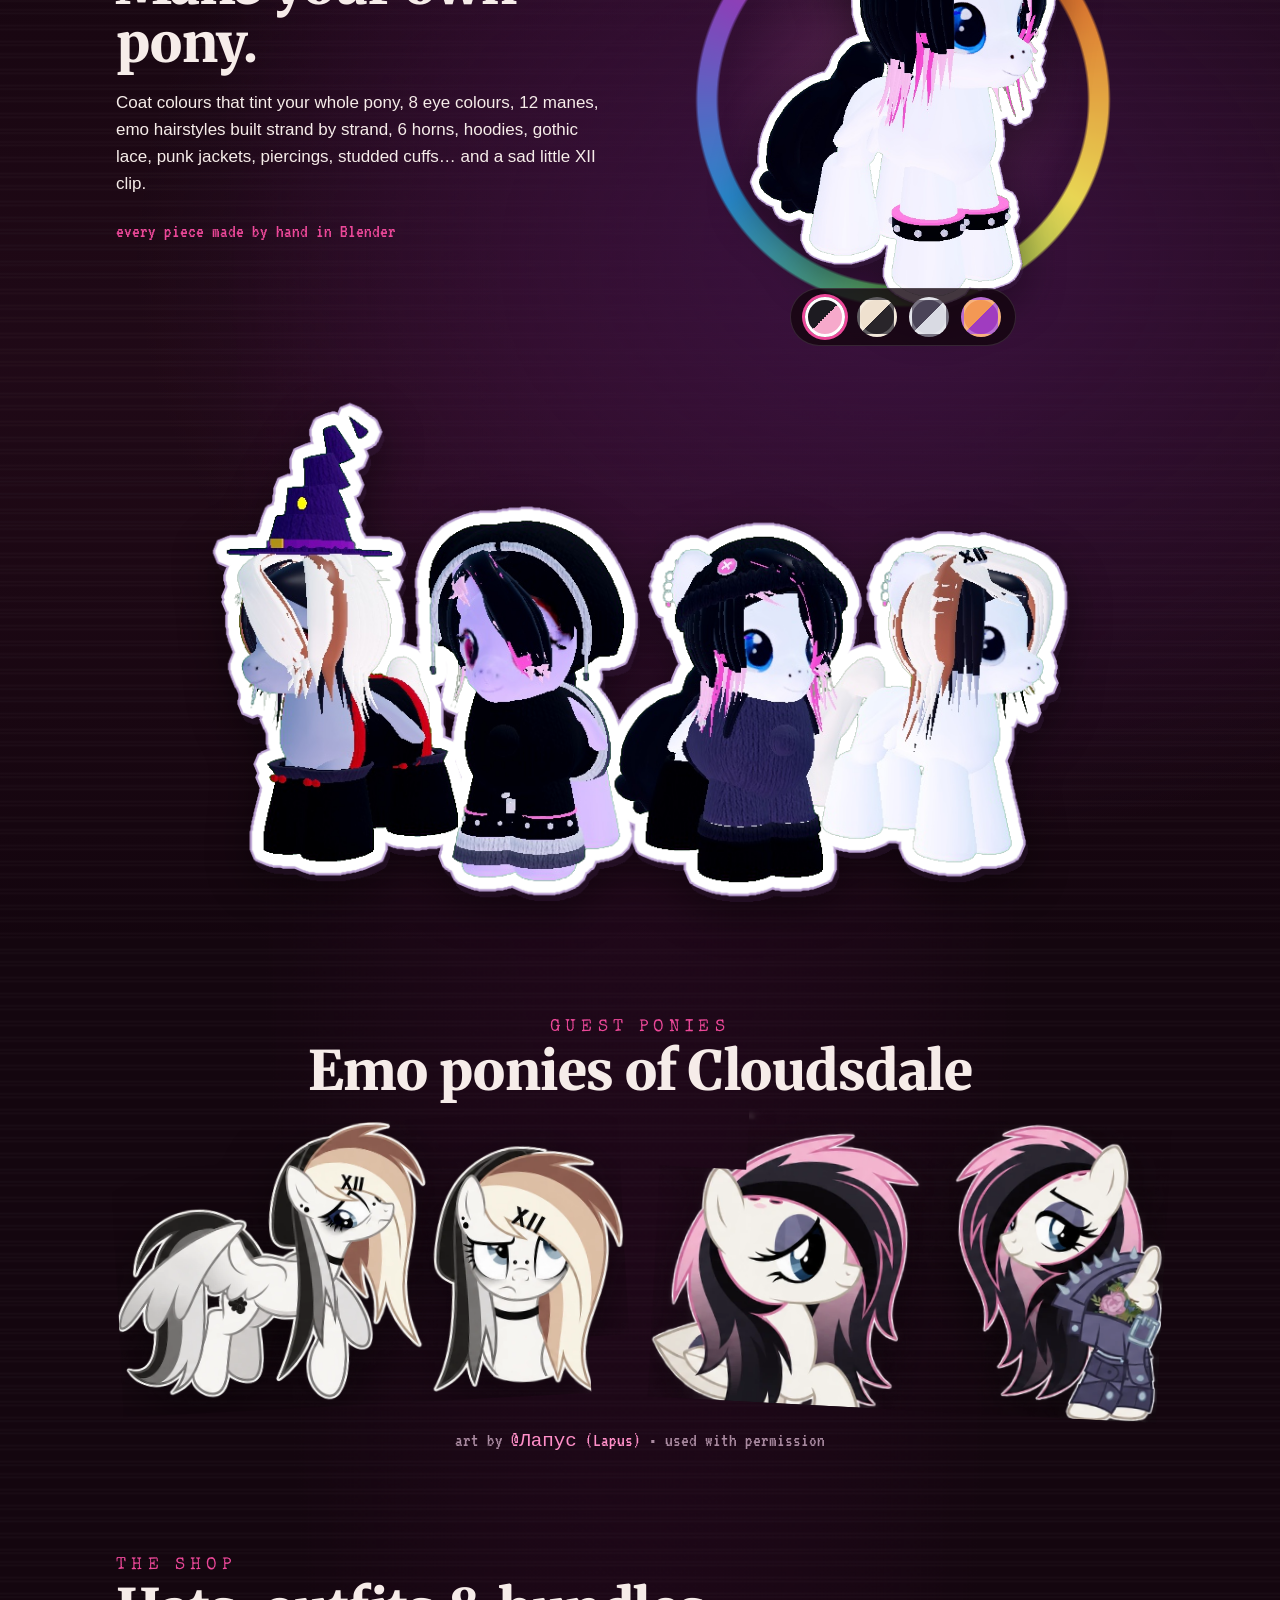
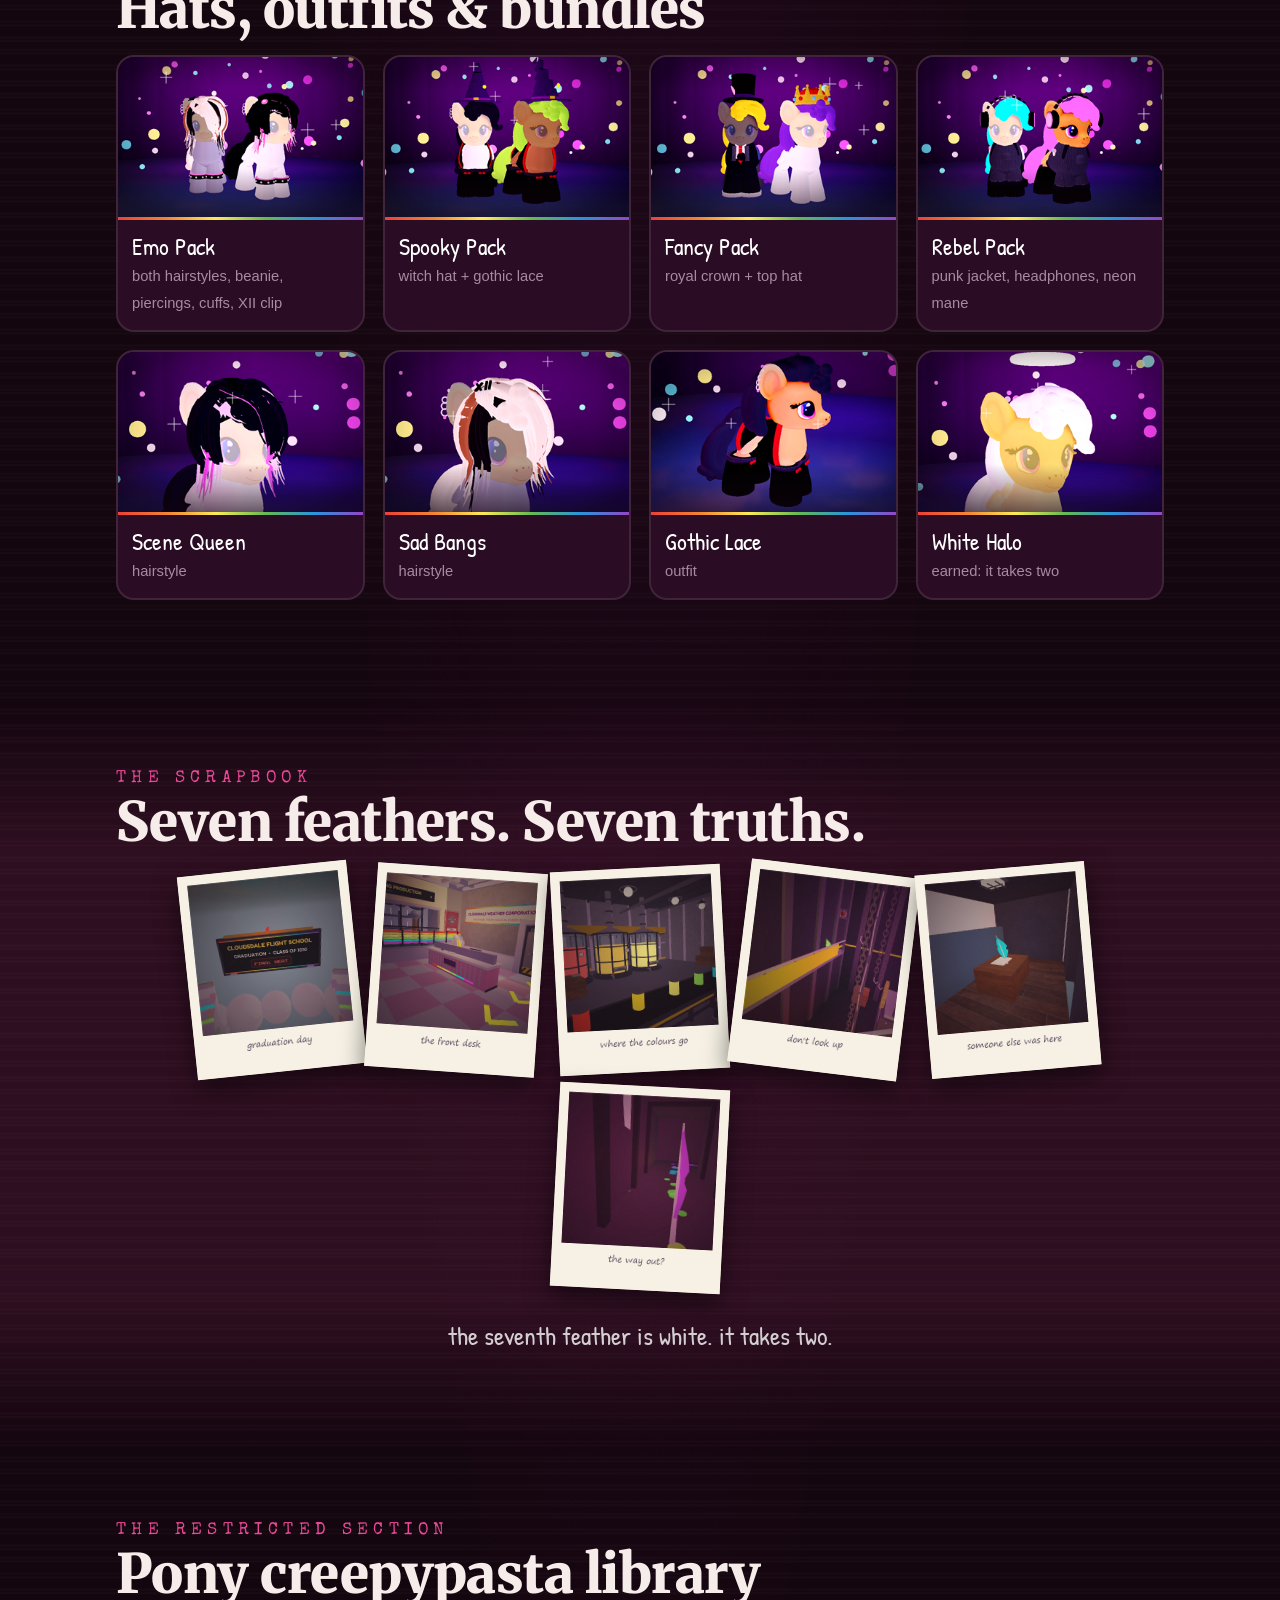
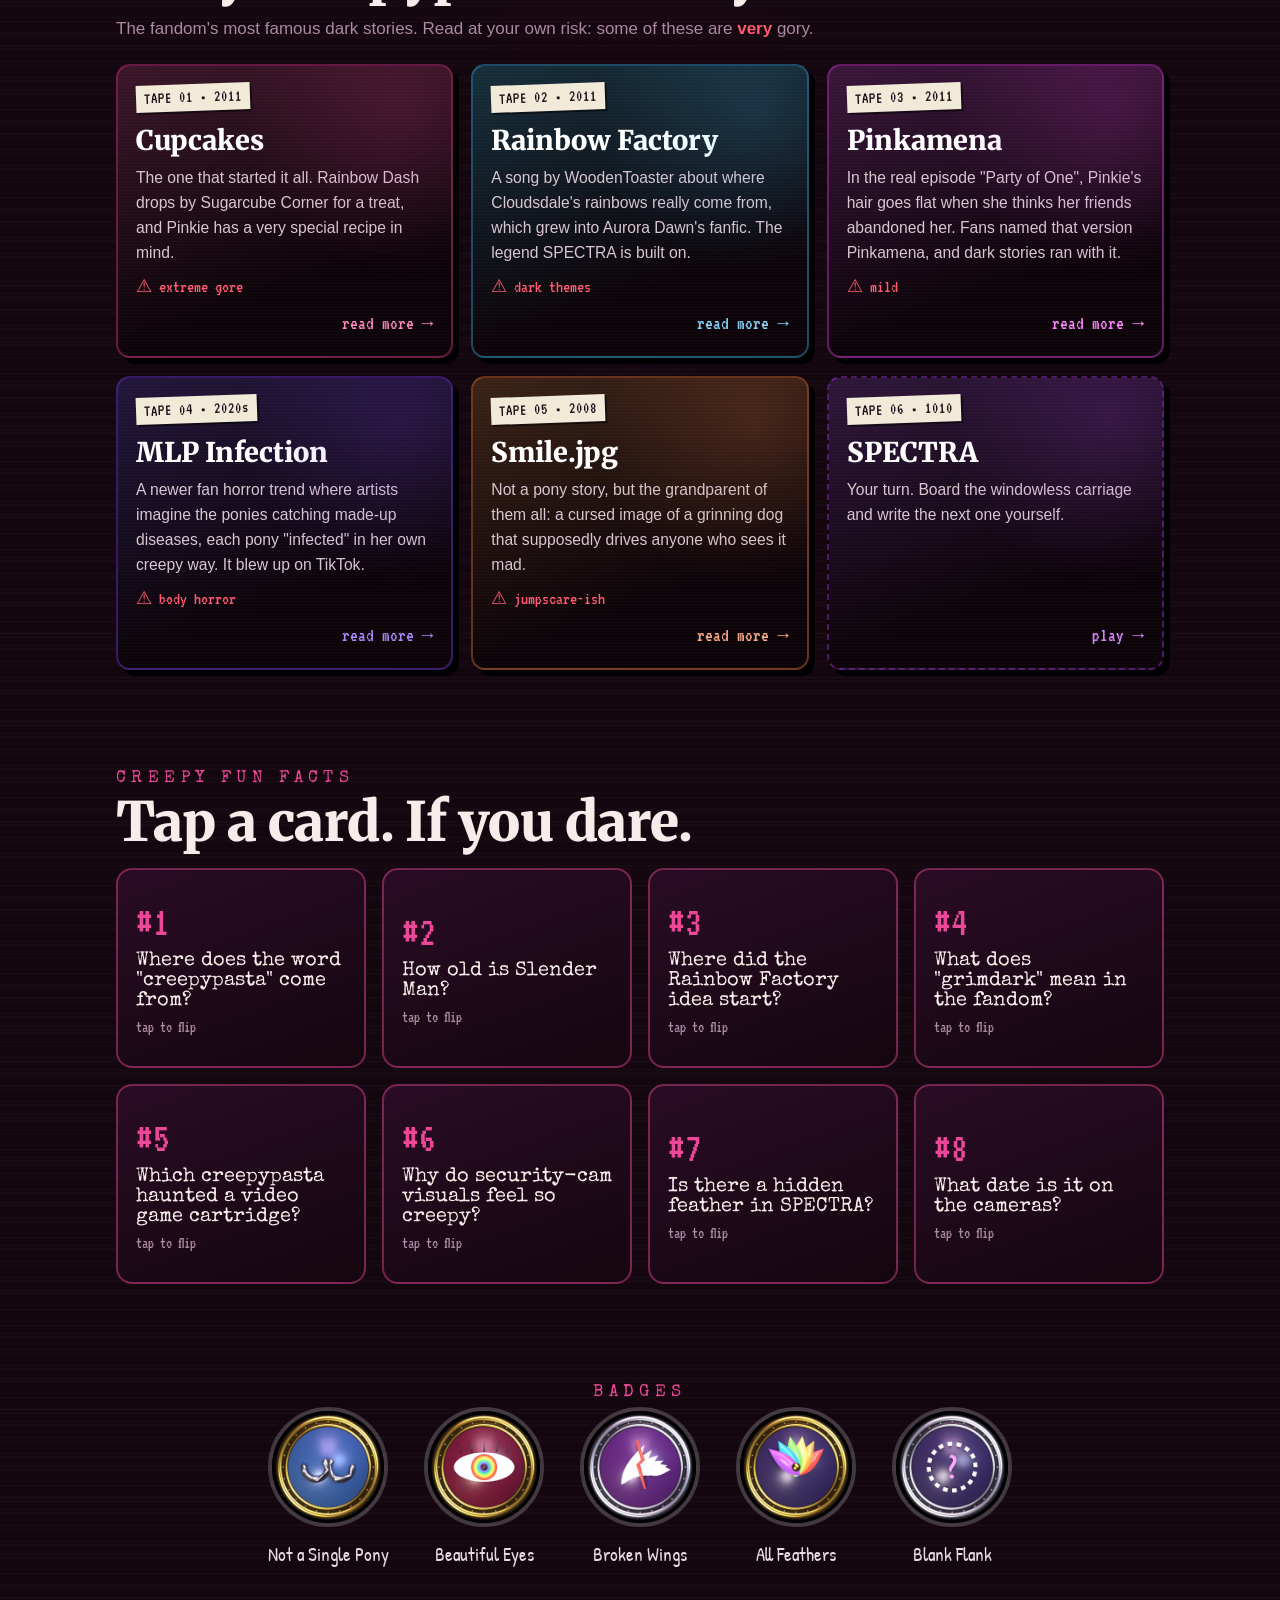
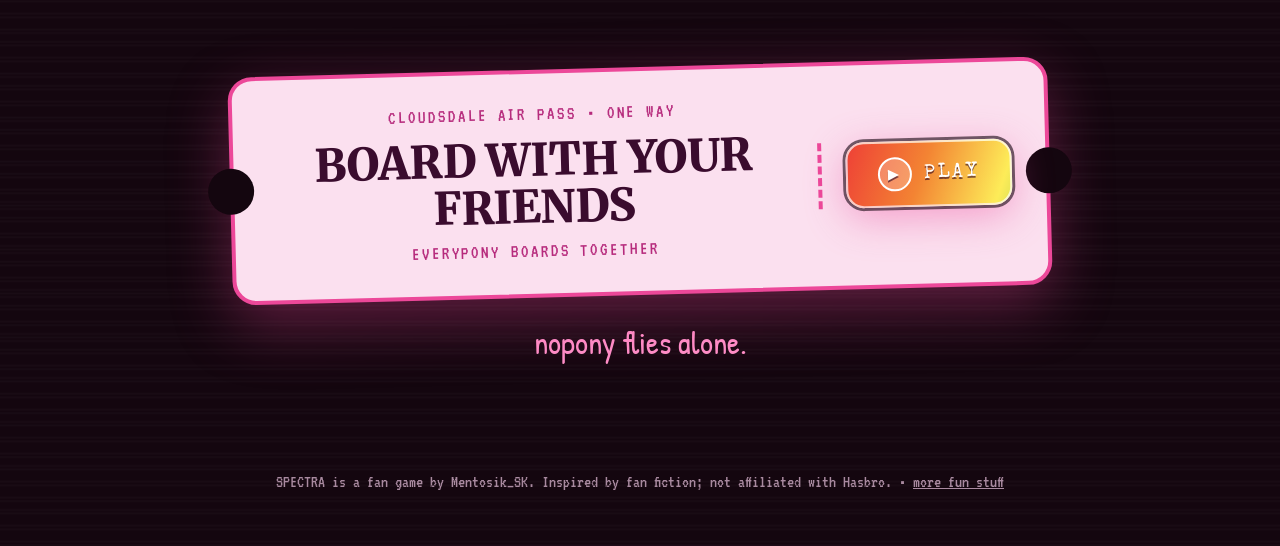
<file: spectra.html>
<!DOCTYPE html>
<html lang="en">
<head>
<meta charset="UTF-8">
<meta name="viewport" content="width=device-width, initial-scale=1">
<link rel="icon" type="image/png" href="images/favicon.png">
<title>SPECTRA | Mentos</title>
<meta name="description" content="SPECTRA: a Roblox story horror game by Mentosik_SK. Fail the flight test, ride the windowless carriage, and find out where the colours really come from. 1-4 players.">
<meta property="og:title" content="SPECTRA - a Roblox story horror game">
<meta property="og:description" content="Nopony flies alone. 6 chapters, 2 endings, 7 feathers, 1-4 players.">
<meta property="og:image" content="images/spectra/hero.jpg">
<link rel="preconnect" href="https://fonts.googleapis.com">
<link rel="preconnect" href="https://fonts.gstatic.com" crossorigin>
<link href="https://fonts.googleapis.com/css2?family=VT323&family=Merriweather:wght@400;900&family=Special+Elite&family=Patrick+Hand&display=swap" rel="stylesheet">
<link rel="stylesheet" href="fun.css">
<link rel="stylesheet" href="spectra.css?v=6">
</head>
<body class="sp">
<canvas id="fx" aria-hidden="true"></canvas>
<div class="crt" aria-hidden="true"></div>

<nav class="topbar">
  <div class="wrap">
    <a href="fun.html">&larr; Fun</a>
    <a href="index.html">Home</a>
    <span class="title k">spectra.exe</span>
  </div>
</nav>

<!-- HERO: security-cam feed of the factory -->
<header class="hero" id="top">
  <div class="hero-img" style="background-image:url(images/spectra/hero-bg.jpg)" data-par="0.25"></div>
  <div class="hero-shade"></div>
  <div class="hud-cam px" aria-hidden="true">
    <span class="rec"><i></i> REC</span>
    <span class="cam" id="camLabel">CWC SECURITY &bull; CAM 04 &bull; RAINBOW FACILITY</span>
    <span class="clock" id="camClock">OCT 28 1010 &nbsp; 03:47:12</span>
  </div>
  <div class="hero-in wrap">
    <p class="kicker">a roblox story horror game &bull; 1-4 players</p>
    <h1 class="glitch" data-text="SPECTRA">SPECTRA</h1>
    <p class="tagline"><span class="type" data-text="Nopony asks where the colours come from."></span></p>
    <div class="cta">
      <a class="pbtn" href="https://www.roblox.com/games/139919334588589" target="_blank" rel="noopener"><span>&#9654;</span> PLAY ON ROBLOX</a>
      <a class="obtn" href="#story">read the file</a>
    </div>
  </div>
  <img class="peek" src="images/spectra/pony-scene.png" alt="" aria-hidden="true">
  <div class="scroll-hint px" aria-hidden="true">scroll &darr;</div>
</header>

<main>
  <!-- marquee -->
  <div class="rainbow-strip" aria-hidden="true"><div class="mq px">
    <span>NOT A SINGLE PONY &bull; EVERYPONY BOARDS TOGETHER &bull; DON'T LOOK UP &bull; THE COLOURS HAVE TO COME FROM SOMEWHERE &bull; IT DOESN'T HURT. THEY PROMISED. &bull; </span><span>NOT A SINGLE PONY &bull; EVERYPONY BOARDS TOGETHER &bull; DON'T LOOK UP &bull; THE COLOURS HAVE TO COME FROM SOMEWHERE &bull; IT DOESN'T HURT. THEY PROMISED. &bull; </span>
  </div></div>

  <!-- intro + stickers -->
  <section class="intro wrap reveal" id="story">
    <div class="intro-txt">
      <p class="kick">case file 0028 &bull; cloudsdale</p>
      <h2 class="serif">Graduation day.</h2>
      <p>You are Scootaloo. Today is the flight test, and everypony is watching. Pass, and you get your wings. Fail&hellip; and a kind stallion in a lab coat says there is <em>another way</em> to make you useful.</p>
      <p>Board the windowless carriage. Walk the halls of the Weather Factory. Find the six Spectra feathers that tell the truth, hide from the pony who can smell the colours on you, and decide how your story ends.</p>
      <ul class="facts px">
        <li><b>6</b> chapters</li><li><b>2</b> endings</li><li><b>7</b> feathers</li><li><b>6</b> creepy plushies</li><li><b>1-4</b> players</li>
      </ul>
    </div>
    <div class="stickers" aria-hidden="true">
      <img class="st s1" src="images/spectra/pony-sad.png" alt="" data-par="-0.08">
      <img class="st s2" src="images/spectra/pony-scootaloo.png" alt="" data-par="0.06">
    </div>
  </section>

  <!-- chapters -->
  <section class="chapters wrap reveal">
    <p class="kick">the flight path</p>
    <h2 class="serif">Six chapters. One way down.</h2>
    <ol class="path">
      <li style="--c:#ee4136"><span class="n">1</span><div><h3>The Flight Test</h3><p>Cloudsdale Flight School, graduation day, 1010. Fly the rings in front of the whole stadium.</p></div></li>
      <li style="--c:#f38433"><span class="n">2</span><div><h3>The Windowless Carriage</h3><p>Somewhere above Cloudsdale. Nopony tells you where you're going.</p></div></li>
      <li style="--c:#fdec58"><span class="n">3</span><div><h3>The Weather Factory</h3><p>The Cloudsdale Weather Corporation. Conveyors, cloud presses, lightning coils&hellip; and a door that's always locked.</p></div></li>
      <li style="--c:#67ba4f"><span class="n">4</span><div><h3>Spectra</h3><p>The Rainbow Facility. Now you know where the colours come from.</p></div></li>
      <li style="--c:#2896dc"><span class="n">5</span><div><h3>The Catwalks</h3><p>Stay out of the light. Don't look down at the vats.</p></div></li>
      <li style="--c:#9646c8"><span class="n">6</span><div><h3>The Chute</h3><p>The upper corridors. She's faster than you. Run.</p></div></li>
    </ol>
  </section>

  <!-- gallery -->
  <section class="gallery wrap reveal">
    <p class="kick">security footage</p>
    <h2 class="serif">Recovered tapes</h2>
    <div class="tapes">
      <button class="tape" data-full="images/spectra/shot-chase.jpg"><img src="images/spectra/shot-chase.jpg" alt="Rainbow Dash chasing Scootaloo down a red corridor" loading="lazy"><span class="px">CAM 02 &bull; UPPER CORRIDOR</span></button>
      <button class="tape" data-full="images/spectra/shot-machine.jpg"><img src="images/spectra/shot-machine.jpg" alt="The Spectra machine" loading="lazy"><span class="px">CAM 07 &bull; SPECTRA ROOM</span></button>
      <button class="tape" data-full="images/spectra/shot-catwalks.jpg"><img src="images/spectra/shot-catwalks.jpg" alt="Catwalks over the rainbow vats" loading="lazy"><span class="px">CAM 05 &bull; CATWALKS</span></button>
      <button class="tape" data-full="images/spectra/shot-party.jpg"><img src="images/spectra/shot-party.jpg" alt="Four ponies in the party lobby" loading="lazy"><span class="px">CLOUDSDALE &bull; NIGHT BEFORE</span></button>
      <button class="tape wide" data-full="images/spectra/shot-cloudsdale.jpg"><img src="images/spectra/shot-cloudsdale.jpg" alt="Cloudsdale skyline with the training tower" loading="lazy"><span class="px">CLOUDSDALE &bull; SKYLINE</span></button>
    </div>
    <div class="video-win win">
      <div class="bar"><span>flyover.mp4</span><span class="dots" aria-hidden="true"><i></i><i></i></span></div>
      <video src="images/spectra/flyover.mp4" muted loop playsinline preload="metadata" poster="images/spectra/hero.jpg" id="fly"></video>
    </div>
  </section>

  <!-- pony creator -->
  <section class="creator reveal">
    <div class="wrap creator-in">
      <div class="cr-txt">
        <p class="kick">pony creator</p>
        <h2 class="serif">Make your own pony.</h2>
        <p>Coat colours that tint your whole pony, 8 eye colours, 12 manes, emo hairstyles built strand by strand, 6 horns, hoodies, gothic lace, punk jackets, piercings, studded cuffs&hellip; and a sad little XII clip.</p>
        <p class="note px">every piece made by hand in Blender</p>
      </div>
      <div class="cr-stage">
        <div class="ring" aria-hidden="true"></div>
        <img class="st big" id="crPony" src="images/spectra/pony-scene.png" alt="An emo pony with black and pink hair, piercings and studded cuffs">
        <div class="swatches" role="group" aria-label="Pick a look">
          <button class="on" data-img="images/spectra/pony-scene.png" data-alt="Scene Queen hair, piercings and studded cuffs" style="--a:#1d1b21;--b:#f6a9cb" aria-label="Scene Queen"></button>
          <button data-img="images/spectra/pony-sad.png" data-alt="Sad Bangs hair with the XII clip" style="--a:#efe1cf;--b:#29252a" aria-label="Sad Bangs"></button>
          <button data-img="images/spectra/pony-punk.png" data-alt="Punk jacket with Scene Queen hair" style="--a:#4b4458;--b:#d9dae3" aria-label="Punk"></button>
          <button data-img="images/spectra/pony-scootaloo.png" data-alt="Classic Scootaloo with flight goggles" style="--a:#f39854;--b:#a03cc0" aria-label="Classic Scootaloo"></button>
        </div>
      </div>
    </div>
    <img class="group st" src="images/spectra/pony-group.png" alt="Four emo ponies standing together" loading="lazy">
  </section>

  <!-- guest art -->
  <section class="guest wrap reveal">
    <p class="kick">guest ponies</p>
    <h2 class="serif">Emo ponies of Cloudsdale</h2>
    <div class="guest-row">
      <div class="gpair a" role="img" aria-label="A grey and white pegasus with cream, brown and black hair, an XII hair clip, ear piercings and a black choker"></div>
      <div class="gpair b" role="img" aria-label="A cream pony with black and pink scene hair, one in a spiked jacket with a rose patch"></div>
    </div>
    <p class="credit px">art by <b>@Лапус (Lapus)</b> &bull; used with permission</p>
  </section>

  <!-- shop -->
  <section class="shop wrap reveal">
    <p class="kick">the shop</p>
    <h2 class="serif">Hats, outfits &amp; bundles</h2>
    <div class="cards">
      <figure class="card tilt"><img src="images/spectra/card_bundle_emo.png" alt="" loading="lazy"><figcaption><b>Emo Pack</b><span>both hairstyles, beanie, piercings, cuffs, XII clip</span></figcaption></figure>
      <figure class="card tilt"><img src="images/spectra/card_bundle_spooky.png" alt="" loading="lazy"><figcaption><b>Spooky Pack</b><span>witch hat + gothic lace</span></figcaption></figure>
      <figure class="card tilt"><img src="images/spectra/card_bundle_fancy.png" alt="" loading="lazy"><figcaption><b>Fancy Pack</b><span>royal crown + top hat</span></figcaption></figure>
      <figure class="card tilt"><img src="images/spectra/card_bundle_rebel.png" alt="" loading="lazy"><figcaption><b>Rebel Pack</b><span>punk jacket, headphones, neon mane</span></figcaption></figure>
      <figure class="card tilt"><img src="images/spectra/card_hair_scene.png" alt="" loading="lazy"><figcaption><b>Scene Queen</b><span>hairstyle</span></figcaption></figure>
      <figure class="card tilt"><img src="images/spectra/card_hair_sad.png" alt="" loading="lazy"><figcaption><b>Sad Bangs</b><span>hairstyle</span></figcaption></figure>
      <figure class="card tilt"><img src="images/spectra/card_gothic.png" alt="" loading="lazy"><figcaption><b>Gothic Lace</b><span>outfit</span></figcaption></figure>
      <figure class="card tilt"><img src="images/spectra/card_halo.png" alt="" loading="lazy"><figcaption><b>White Halo</b><span>earned: it takes two</span></figcaption></figure>
    </div>
  </section>

  <!-- scrapbook -->
  <section class="scrap reveal">
    <div class="wrap">
      <p class="kick">the scrapbook</p>
      <h2 class="serif">Seven feathers. Seven truths.</h2>
      <div class="polaroids">
        <img src="images/spectra/scrap1.png" alt="graduation day" loading="lazy" style="--r:-6deg">
        <img src="images/spectra/scrap2.png" alt="the front desk" loading="lazy" style="--r:4deg">
        <img src="images/spectra/scrap3.png" alt="where the colours go" loading="lazy" style="--r:-3deg">
        <img src="images/spectra/scrap4.png" alt="don't look up" loading="lazy" style="--r:7deg">
        <img src="images/spectra/scrap5.png" alt="someone else was here" loading="lazy" style="--r:-5deg">
        <img src="images/spectra/scrap6.png" alt="the way out?" loading="lazy" style="--r:3deg">
      </div>
      <p class="whisper hand">the seventh feather is white. it takes two.</p>
    </div>
  </section>

  <!-- creepypasta library -->
  <section class="lib wrap reveal">
    <p class="kick">the restricted section</p>
    <h2 class="serif">Pony creepypasta library</h2>
    <p class="lib-lead">The fandom's most famous dark stories. Read at your own risk: some of these are <b>very</b> gory.</p>
    <div class="tapes2">
      <a class="vhs" style="--h:330" href="https://knowyourmeme.com/memes/cupcakes" target="_blank" rel="noopener">
        <span class="lbl px">TAPE 01 &bull; 2011</span><h3>Cupcakes</h3>
        <p>The one that started it all. Rainbow Dash drops by Sugarcube Corner for a treat, and Pinkie has a very special recipe in mind.</p>
        <span class="warn px">&#9888; extreme gore</span><span class="more px">read more &rarr;</span></a>
      <a class="vhs" style="--h:200" href="https://www.tvtropes.org/pmwiki/pmwiki.php/Music/WoodenToaster" target="_blank" rel="noopener">
        <span class="lbl px">TAPE 02 &bull; 2011</span><h3>Rainbow Factory</h3>
        <p>A song by WoodenToaster about where Cloudsdale's rainbows really come from, which grew into Aurora Dawn's fanfic. The legend SPECTRA is built on.</p>
        <span class="warn px">&#9888; dark themes</span><span class="more px">read more &rarr;</span></a>
      <a class="vhs" style="--h:300" href="https://mlp.fandom.com/wiki/Party_of_One" target="_blank" rel="noopener">
        <span class="lbl px">TAPE 03 &bull; 2011</span><h3>Pinkamena</h3>
        <p>In the real episode "Party of One", Pinkie's hair goes flat when she thinks her friends abandoned her. Fans named that version Pinkamena, and dark stories ran with it.</p>
        <span class="warn px">&#9888; mild</span><span class="more px">read more &rarr;</span></a>
      <a class="vhs" style="--h:260" href="https://knowyourmeme.com/memes/mlp-infection" target="_blank" rel="noopener">
        <span class="lbl px">TAPE 04 &bull; 2020s</span><h3>MLP Infection</h3>
        <p>A newer fan horror trend where artists imagine the ponies catching made-up diseases, each pony "infected" in her own creepy way. It blew up on TikTok.</p>
        <span class="warn px">&#9888; body horror</span><span class="more px">read more &rarr;</span></a>
      <a class="vhs" style="--h:20" href="https://knowyourmeme.com/memes/smilejpg" target="_blank" rel="noopener">
        <span class="lbl px">TAPE 05 &bull; 2008</span><h3>Smile.jpg</h3>
        <p>Not a pony story, but the grandparent of them all: a cursed image of a grinning dog that supposedly drives anyone who sees it mad.</p>
        <span class="warn px">&#9888; jumpscare-ish</span><span class="more px">read more &rarr;</span></a>
      <div class="vhs blank" style="--h:280"><span class="lbl px">TAPE 06 &bull; 1010</span><h3>SPECTRA</h3>
        <p>Your turn. Board the windowless carriage and write the next one yourself.</p>
        <a class="more px" href="https://www.roblox.com/games/139919334588589" target="_blank" rel="noopener">play &rarr;</a></div>
    </div>
  </section>
  <!-- creepy facts -->
  <section class="facts2 wrap reveal">
    <p class="kick">creepy fun facts</p>
    <h2 class="serif">Tap a card. If you dare.</h2>
    <div class="fact-grid">
      <button class="fact" type="button"><span class="f-front"><b>#1</b>Where does the word "creepypasta" come from?</span><span class="f-back">From "copypasta": short scary stories that got copy-pasted from forum to forum in the late 2000s until nobody knew who wrote them.</span></button>
      <button class="fact" type="button"><span class="f-front"><b>#2</b>How old is Slender Man?</span><span class="f-back">He was "born" in 2009 as an entry in a Something Awful forum photo-editing contest. Two blurry photos turned into a whole internet legend.</span></button>
      <button class="fact" type="button"><span class="f-front"><b>#3</b>Where did the Rainbow Factory idea start?</span><span class="f-back">With music: WoodenToaster's 2011 song "Rainbow Factory", which then inspired Aurora Dawn's fanfic of the same name. SPECTRA is a fan game built on that legend.</span></button>
      <button class="fact" type="button"><span class="f-front"><b>#4</b>What does "grimdark" mean in the fandom?</span><span class="f-back">It's the tag for the darkest fan stories, where the colourful world goes horribly wrong. The opposite end is "fluff": cosy stories where nothing bad happens at all.</span></button>
      <button class="fact" type="button"><span class="f-front"><b>#5</b>Which creepypasta haunted a video game cartridge?</span><span class="f-back">"BEN Drowned" (2010): a story told through forum posts and videos about a cursed copy of a Zelda game. It helped start "found footage" horror online.</span></button>
      <button class="fact" type="button"><span class="f-front"><b>#6</b>Why do security-cam visuals feel so creepy?</span><span class="f-back">Fixed angles, timestamps and static make it feel like real evidence instead of a movie. That's why this page looks like a CCTV feed.</span></button>
      <button class="fact" type="button"><span class="f-front"><b>#7</b>Is there a hidden feather in SPECTRA?</span><span class="f-back">Yes. There's a seventh, white feather, and you can't get it alone. Look up at the stadium lights&hellip; with a friend.</span></button>
      <button class="fact" type="button"><span class="f-front"><b>#8</b>What date is it on the cameras?</span><span class="f-back">Oct 28, 1010: graduation day in Cloudsdale. The clock on this page keeps ticking from 03:47 in the morning.</span></button>
    </div>
  </section>

  <!-- badges -->
  <section class="badges wrap reveal">
    <p class="kick">badges</p>
    <div class="badge-row">
      <figure><img src="images/spectra/badge_not_a_single_pony.jpg" alt="" loading="lazy"><figcaption>Not a Single Pony</figcaption></figure>
      <figure><img src="images/spectra/badge_beautiful_eyes.jpg" alt="" loading="lazy"><figcaption>Beautiful Eyes</figcaption></figure>
      <figure><img src="images/spectra/badge_broken_wings.jpg" alt="" loading="lazy"><figcaption>Broken Wings</figcaption></figure>
      <figure><img src="images/spectra/badge_all_feathers.jpg" alt="" loading="lazy"><figcaption>All Feathers</figcaption></figure>
      <figure><img src="images/spectra/badge_blank_flank.jpg" alt="" loading="lazy"><figcaption>Blank Flank</figcaption></figure>
    </div>
  </section>

  <!-- final CTA: air pass -->
  <section class="final wrap reveal">
    <div class="pass">
      <span class="hole l"></span><span class="hole r"></span>
      <div class="pass-main">
        <p class="px small">CLOUDSDALE AIR PASS &bull; ONE WAY</p>
        <h2 class="serif">BOARD WITH YOUR FRIENDS</h2>
        <p class="px small">EVERYPONY BOARDS TOGETHER</p>
      </div>
      <div class="pass-side">
        <a class="pbtn" href="https://www.roblox.com/games/139919334588589" target="_blank" rel="noopener"><span>&#9654;</span> PLAY</a>
      </div>
    </div>
    <p class="hand bye">nopony flies alone.</p>
  </section>
</main>

<footer class="foot px wrap">SPECTRA is a fan game by Mentosik_SK. Inspired by fan fiction; not affiliated with Hasbro. &bull; <a href="fun.html">more fun stuff</a></footer>

<div class="lightbox" id="lb" hidden><img alt=""><button class="px" type="button" aria-label="Close">close [esc]</button></div>
<div class="jump" id="jump" hidden aria-hidden="true"><img src="images/spectra/shot-chase.jpg" alt=""></div>

<script src="js/spectra.js?v=2"></script>
</body>
</html>
</file>
<file: extras.css>
/* styles for js/extras.js: mentochi pet, profile card, winamp, webring, photo booth */

/* ---------- hangout row ---------- */
.hang { display: grid; grid-template-columns: 1fr 1.2fr; gap: 22px; align-items: start; }
@media (max-width: 760px) { .hang { grid-template-columns: 1fr; } }

/* ---------- mentochi (shared tamagotchi) ---------- */
.tama { width: min(300px, 100%); margin: 0 auto; padding: 26px 26px 22px; border-radius: 50% 50% 46% 46% / 56% 56% 44% 44%;
  background: radial-gradient(circle at 30% 25%, #ffd1f6, #ff5ad9 45%, #9d1f87); border: 4px solid #3a0a33; box-shadow: inset -10px -14px 0 rgba(0,0,0,.18), inset 8px 8px 0 rgba(255,255,255,.25), 6px 6px 0 var(--deep); text-align: center; }
.tama .brand { font: 1.15rem "VT323", monospace; color: #3a0a33; letter-spacing: .2em; margin-bottom: 6px; }
.tama .lcd { position: relative; background: #a9b88f; border: 6px solid #3a0a33; border-radius: 12px; box-shadow: inset 0 0 12px rgba(0,0,0,.35); padding: 6px; }
.tama canvas { display: block; width: 100%; aspect-ratio: 4 / 3; image-rendering: pixelated; }
.tama .mood { font: 1.1rem "VT323", monospace; color: #263020; margin-top: 2px; min-height: 1.2em; }
.tama .btns { display: flex; justify-content: center; gap: 14px; margin-top: 14px; }
.tama .btns button { width: 56px; height: 56px; border-radius: 50%; border: 3px solid #3a0a33; background: radial-gradient(circle at 35% 30%, #fff, #ffd500 55%, #c99a00); font: 1.05rem "VT323", monospace; color: #3a0a33; cursor: pointer; box-shadow: 0 4px 0 #3a0a33; }
.tama .btns button:active { transform: translateY(3px); box-shadow: 0 1px 0 #3a0a33; }
.tama .btns button:disabled { filter: grayscale(1) brightness(.8); cursor: not-allowed; }
.petinfo { font: 1.15rem/1.3 "VT323", monospace; color: var(--chrome); margin-top: 14px; }
.petinfo .meter { display: flex; align-items: center; gap: 8px; }
.petinfo .meter span { width: 74px; color: var(--toxic); }
.petinfo .meter i { flex: 1; height: 12px; border: 2px solid #555; background: #111; position: relative; }
.petinfo .meter i b { position: absolute; inset: 0 auto 0 0; background: repeating-linear-gradient(90deg, var(--pink) 0 8px, transparent 8px 10px); }
.petinfo ul { list-style: none; margin: 8px 0 0; padding: 0; }
.petinfo li::before { content: "> "; color: var(--purple); }

/* ---------- profile card ---------- */
.card-y2k { background: linear-gradient(135deg, #1b0b33, #0c0c0c 60%); border: 3px dashed var(--pink); padding: 14px; }
.card-y2k .top { display: grid; grid-template-columns: 110px 1fr; gap: 14px; align-items: center; }
.card-y2k .skin { width: 110px; height: 110px; image-rendering: pixelated; background: radial-gradient(#3a1468, #0d0420); border: 3px solid var(--chrome); object-fit: contain; }
.card-y2k .nm { font-size: clamp(1.8rem, 5vw, 2.6rem); line-height: 1; margin: 0; text-shadow: 3px 3px 0 var(--purple); overflow-wrap: anywhere; }
.card-y2k .since { font: 1.1rem "VT323", monospace; color: var(--chrome); }
.card-y2k .status { display: flex; gap: 6px; align-items: center; font: 1.15rem "VT323", monospace; margin-top: 6px; color: var(--toxic); }
.card-y2k .status input { flex: 1; min-width: 0; font: 1.15rem "VT323", monospace; background: #000; color: #fff; border: 1px solid #444; padding: 1px 6px; }
.card-y2k h3 { font: 1.25rem "VT323", monospace; color: var(--pink); margin: 12px 0 4px; letter-spacing: .08em; }
.stats { display: grid; grid-template-columns: repeat(3, 1fr); gap: 6px; font: 1.1rem/1.1 "VT323", monospace; text-align: center; }
.stats div { background: #000; border: 1px solid #333; padding: 4px; }
.stats b { display: block; font-size: 1.6rem; color: var(--toxic); font-weight: 400; }
.badges { display: flex; flex-wrap: wrap; gap: 6px; }
.badge { width: 44px; height: 44px; display: grid; place-items: center; border: 2px solid #444; background: #111; font: .8rem/1 "VT323", monospace; color: #555; text-align: center; padding: 2px; }
.badge.on { border-color: var(--toxic); color: #fff; background: radial-gradient(#26094a, #000); box-shadow: 0 0 8px rgba(141,255,58,.4); }
.badge svg { width: 22px; height: 22px; display: block; margin: 0 auto 1px; }
.mysticker { width: 44px; height: 44px; display: inline-block; vertical-align: middle; margin-right: 8px; }
.mysticker svg, .mysticker img { width: 100%; height: 100%; display: block; image-rendering: pixelated; }

/* ---------- winamp ---------- */
.wamp { --wa-bg: linear-gradient(#5a5a6e, #2b2b38); --wa-edge: #9a9ab0; --wa-lcd: #000; --wa-txt: #00e000; --wa-hi: #ffd500; --wa-btn: linear-gradient(#cfcfd8, #8a8a9a);
  position: fixed; right: 16px; bottom: 16px; z-index: 79; width: 300px; background: var(--wa-bg); border: 2px solid var(--wa-edge); box-shadow: 0 0 0 1px #000, 6px 6px 0 rgba(0,0,0,.5); font: 1rem "VT323", monospace; color: var(--wa-txt); user-select: none; }
.wamp[hidden] { display: none; }
.wamp[data-skin="mentos"] { --wa-bg: linear-gradient(#7c3aed, #26094a); --wa-edge: #d9c2ff; --wa-lcd: #0d0420; --wa-txt: #ff5ad9; --wa-hi: #8dff3a; --wa-btn: linear-gradient(#e9d8ff, #9d4dff); }
.wamp[data-skin="toxic"] { --wa-bg: linear-gradient(#1a1a1a, #000); --wa-edge: #8dff3a; --wa-lcd: #021a00; --wa-txt: #8dff3a; --wa-hi: #ff5ad9; --wa-btn: linear-gradient(#bfff8a, #3fae00); }
.wa-title { display: flex; align-items: center; gap: 6px; padding: 2px 4px; background: repeating-linear-gradient(90deg, rgba(255,255,255,.15) 0 2px, transparent 2px 4px); color: #fff; cursor: move; touch-action: none; letter-spacing: .25em; font-size: .95rem; }
.wa-title span { flex: 1; text-align: center; }
.wa-title button { width: 16px; height: 14px; padding: 0; font: 700 10px/1 Verdana, sans-serif; background: var(--wa-btn); border: 1px solid #000; cursor: pointer; color: #000; }
.wa-disp { display: grid; grid-template-columns: 92px 1fr; gap: 4px; margin: 4px; padding: 4px; background: var(--wa-lcd); border: 2px inset #444; }
.wa-time { font-size: 2.1rem; line-height: 1; letter-spacing: .04em; text-shadow: 0 0 6px var(--wa-txt); }
.wa-vis { width: 100%; height: 30px; image-rendering: pixelated; grid-column: 1; }
.wa-right { overflow: hidden; }
.wa-marq { white-space: nowrap; overflow: hidden; color: var(--wa-txt); }
.wa-marq span { display: inline-block; padding-left: 100%; animation: wamarq 9s linear infinite; }
@keyframes wamarq { to { transform: translateX(-100%); } }
.wa-info { display: flex; gap: 8px; font-size: .9rem; color: var(--wa-hi); }
.wa-seek { margin: 0 4px; width: calc(100% - 8px); accent-color: var(--wa-hi); }
.wa-ctrl { display: flex; align-items: center; gap: 3px; padding: 2px 4px 4px; }
.wa-ctrl button { height: 22px; min-width: 26px; padding: 0 4px; font: 700 12px/1 Verdana, sans-serif; background: var(--wa-btn); border: 1px solid #000; border-radius: 2px; cursor: pointer; color: #111; }
.wa-ctrl button:active { filter: brightness(.8); }
.wa-ctrl input[type=range] { width: 64px; accent-color: var(--wa-hi); }
.wa-ctrl select { font: .9rem "VT323", monospace; background: #000; color: var(--wa-txt); border: 1px solid #444; margin-left: auto; }
.wa-pl { margin: 0 4px 4px; background: var(--wa-lcd); border: 2px inset #444; max-height: 104px; overflow: auto; }
.wa-pl button { display: block; width: 100%; text-align: left; font: 1rem "VT323", monospace; background: none; border: 0; color: var(--wa-txt); padding: 1px 6px; cursor: pointer; }
.wa-pl button[aria-current="true"] { background: rgba(255,255,255,.12); color: #fff; }
.wa-pl button:hover { color: var(--wa-hi); }
.wamp.mini .wa-disp, .wamp.mini .wa-seek, .wamp.mini .wa-pl { display: none; }

/* ---------- webring ---------- */
.ring { display: flex; flex-wrap: wrap; justify-content: center; align-items: center; gap: 6px 10px; margin: 14px auto; padding: 6px 12px; max-width: 720px; border: 2px ridge var(--chrome); background: linear-gradient(90deg, #000, #26094a, #000); font-size: 1.2rem; }
.ring button { font: 1.15rem "VT323", monospace; background: #111; color: var(--toxic); border: 2px outset #888; padding: 0 10px; cursor: pointer; }
.ring button:hover { background: var(--toxic); color: #000; }
.ring .rt { color: #fff; } .ring .rt b { color: var(--pink); font-weight: 400; }
.ring .members { flex-basis: 100%; text-align: center; color: var(--chrome); font-size: 1.05rem; }
.ring .members a { color: var(--toxic); } .ring .members .soon { color: #777; }

/* ---------- photo booth ---------- */
.booth { position: fixed; inset: 0; z-index: 700; display: grid; place-items: center; background: rgba(0,0,0,.8); padding: 14px; }
.booth[hidden] { display: none; }
.booth .win { width: min(440px, 100%); }
.booth .bd { padding: 14px; text-align: center; font: 1.15rem "VT323", monospace; color: var(--chrome); }
.booth canvas { width: 200px; height: 200px; image-rendering: pixelated; border: 4px solid var(--pink); background: #000; display: block; margin: 10px auto; }
.booth .row { display: flex; flex-wrap: wrap; gap: 8px; justify-content: center; }
.booth .note { color: var(--pink); }
.vw-s.photo { filter: none; }

/* youtube tracks: the official video plays in a small screen inside winamp (youtube needs it visible, min 200x200) */
.wa-yt { margin: 0 4px 4px; background: #000; border: 2px inset #444; }
.wa-yt[hidden] { display: none; }
.wa-yt iframe, .wa-yt > div { display: block; width: 288px; height: 200px; border: 0; }

/* achievement rank on the profile card */
.rank { display: grid; grid-template-columns: auto 1fr; gap: 2px 10px; align-items: center; margin-top: 10px; padding: 8px 10px; background: #000; border: 2px solid var(--yellow); }
.rank .rk { grid-row: span 2; font-size: 1.5rem; color: var(--yellow); text-shadow: 2px 2px 0 #7a5a00; transform: rotate(-4deg); }
.rank .rp { font-size: 1.15rem; color: #fff; }
.rank .rbar { display: block; height: 10px; border: 1px solid #555; background: #111; }
.rank .rbar b { display: block; height: 100%; background: repeating-linear-gradient(90deg, var(--yellow) 0 6px, #c99a00 6px 8px); }

/* profile picture + public profile popup */
.card-y2k .top { grid-template-columns: 116px 1fr; }
.card-y2k .pics { position: relative; display: grid; justify-items: center; gap: 4px; }
.card-y2k .avatar { width: 110px; height: 110px; object-fit: cover; border: 3px solid var(--pink); background: radial-gradient(#3a1468, #0d0420); box-shadow: 3px 3px 0 var(--deep); }
.card-y2k .skin.mini { position: absolute; right: -6px; top: 74px; width: 40px; height: 40px; border-width: 2px; }
.card-y2k .picbtn { font-size: .8rem; min-width: 0; padding: 1px 8px; }
.card-y2k .pubnote { color: var(--chrome); font-size: 1rem; margin-top: 4px; }
.pp { display: flex; gap: 12px; align-items: flex-start; }
.pp-av { width: 84px; height: 84px; object-fit: cover; border: 3px solid var(--pink); flex: none; }
.pp-nm { font-size: 1.4rem; }
.pp-rk { color: #b8860b; font-weight: 700; }
</file>
<file: chata/secrets.css>
/* CHATA - the things you weren't supposed to find */

/* ---------- the photo (front + back) ---------- */
.polaroid { position: relative; perspective: 1600px; cursor: pointer; outline: none; -webkit-tap-highlight-color: transparent; }
.polaroid .pol-in { position: relative; transform: rotate(-2.5deg); transform-style: preserve-3d; transition: transform .9s cubic-bezier(.2,.7,.2,1); }
.polaroid:hover .pol-in { transform: rotate(-1deg) translateY(-4px); }
.polaroid.flipped .pol-in { transform: rotate(2deg) rotateY(180deg); }
.polaroid.flipped:hover .pol-in { transform: rotate(2deg) rotateY(180deg) translateY(-4px); }
.polaroid:focus-visible .pol-in { outline: 2px solid var(--red); outline-offset: 8px; }
.pol-front, .pol-back { background: #e9e4da; box-shadow: 0 30px 60px rgba(0,0,0,.6); -webkit-backface-visibility: hidden; backface-visibility: hidden; }
.pol-front { position: relative; padding: 12px 12px 46px; }
.pol-front img { filter: saturate(.8) contrast(1.05); }
.pol-front span { position: absolute; left: 0; right: 0; bottom: 12px; text-align: center; font: 400 20px/1 "Special Elite", monospace; color: #2a2620; }
.pol-back { position: absolute; inset: 0; transform: rotateY(180deg); display: flex; flex-direction: column; justify-content: space-between; padding: clamp(18px, 3vw, 30px);
  background: radial-gradient(circle at 20% 30%, rgba(120,100,60,.12), transparent 40%), radial-gradient(circle at 80% 75%, rgba(120,100,60,.10), transparent 35%), #ddd5c4;
  font: 600 clamp(22px, 2.5vw, 31px)/1.12 Caveat, cursive; color: #2b3a67; }
.story .pol-back p { margin: 0; color: #2b3a67; }
.pol-back small { font-size: .78em; color: #56628a; }
.story .pol-back .pol-q { align-self: flex-end; max-width: 90%; text-align: right; color: #8c1a1a; transform: rotate(-3deg); font-size: 1.05em; text-shadow: .5px .5px 0 rgba(90,0,0,.35); }

/* ---------- writing on the walls (only in the flashlight) ---------- */
.scrawl { position: absolute; z-index: 1; pointer-events: none; white-space: nowrap; opacity: 0; transition: opacity .6s;
  font: 600 clamp(30px, 4.4vw, 62px)/1 Caveat, cursive; color: #a3121c; letter-spacing: .02em; text-shadow: 0 0 1px rgba(80,0,0,.8), 2px 3px 0 rgba(0,0,0,.35); }
html.flash .scrawl { opacity: .92; }

/* ---------- flashlight ---------- */
#dark { position: fixed; inset: 0; z-index: 45; pointer-events: none; display: none; --fx: 50vw; --fy: 50vh;
  background: radial-gradient(circle at var(--fx) var(--fy), rgba(255,232,190,.10) 0, rgba(255,232,190,.03) 70px, rgba(0,0,0,.55) 125px, rgba(0,0,0,.975) 205px); }
#dark::after { content: ""; position: absolute; inset: 0; background: #000; opacity: 0; }
html.flash #dark { display: block; }
html.flick #dark::after { animation: flick .34s steps(1); }
@keyframes flick { 0% { opacity: 1; } 25% { opacity: 0; } 50% { opacity: .9; } 75% { opacity: .2; } 100% { opacity: 0; } }
/* the light shows the cabin's log walls behind the page */
html.flash body { background-color: #1d1713; background-image: repeating-linear-gradient(to bottom, transparent 0 40px, rgba(0,0,0,.6) 40px 43px), linear-gradient(90deg, #2a211b, #3b2e24 45%, #2a211b); }

#shadowman { position: fixed; z-index: 44; width: clamp(90px, 9vw, 130px); pointer-events: none; display: none; transform: translate(-50%, -50%); filter: blur(.5px); }
#shadowman.on { display: block; }
#shadowman.gone { animation: vanish .38s steps(3) forwards; }
#shadowman svg, .hero-ghost svg, #jump svg { display: block; width: 100%; height: auto; }
@keyframes vanish { 0% { opacity: 1; } 40% { opacity: .25; transform: translate(-44%, -50%) skewX(14deg); } 70% { opacity: .8; transform: translate(-56%, -50%); } 100% { opacity: 0; transform: translate(-50%, -50%); } }

/* ---------- paused tape ---------- */
#vcr { cursor: pointer; transition: color .2s; user-select: none; }
#vcr:hover, #vcr:focus-visible { color: #fff; outline: none; }
.hero-ghost { position: absolute; z-index: 1; left: 61%; top: 29%; width: clamp(46px, 5vw, 76px); opacity: 0; pointer-events: none; transition: opacity .12s;
  filter: blur(.6px) drop-shadow(0 0 7px rgba(225,235,255,.35)) drop-shadow(0 0 22px rgba(225,235,255,.18)); }
.hero.paused .hero-ghost { opacity: .92; }
.tracking { position: absolute; inset: 0; z-index: 2; pointer-events: none; opacity: 0; overflow: hidden; }
.tracking::before { content: ""; position: absolute; left: 0; right: 0; top: 55%; height: 12%; background: linear-gradient(transparent, rgba(255,255,255,.16) 35%, rgba(190,215,255,.07) 65%, transparent); filter: blur(1px); animation: track 3.2s ease-in-out infinite alternate; }
.tracking::after { content: ""; position: absolute; inset: 0; background: repeating-linear-gradient(to bottom, rgba(255,255,255,.035) 0 1px, transparent 1px 4px); animation: pjit .2s steps(2) infinite; }
.hero.paused .tracking { opacity: 1; }
.hero.paused .hero-bg i, .hero.paused h1 { animation-play-state: paused; }
.hero.paused .hero-bg { animation: pjit .18s steps(2) infinite; }
@keyframes track { from { transform: translateY(-40vh); } to { transform: translateY(25vh); } }
@keyframes pjit { 50% { transform: translate(1px, -1px); } }

/* ---------- page-wide effects ---------- */
html.jolt #main { animation: jolt .24s ease-out; }
@keyframes jolt { 25% { transform: translate(-7px, 3px); } 50% { transform: translate(6px, -2px); } 75% { transform: translate(-3px, 1px); } }
html.drunk #main { animation: sway 2.8s ease-in-out infinite alternate; filter: blur(.9px) saturate(1.35); text-shadow: 8px 3px 2px rgba(240,230,215,.32); }
@keyframes sway { 0% { transform: rotate(-1deg) translate(-12px, 2px); } 100% { transform: rotate(1.1deg) translate(12px, -3px); } }
html.glitch #main { animation: glit .16s steps(2) infinite; }
@keyframes glit { 0% { transform: none; filter: none; } 50% { transform: translate(-6px, 2px) skewX(3deg); filter: hue-rotate(90deg) contrast(1.6) saturate(2); } 100% { transform: translate(4px, -1px); filter: invert(.08); } }
html.witching .hero-bg i { filter: sepia(.8) hue-rotate(-35deg) saturate(2.4) contrast(1.15) brightness(.6); }
html.witching #osdRec { color: #ff4d55; }
#title { -webkit-user-select: none; user-select: none; -webkit-tap-highlight-color: transparent; }
h1.knocked { animation: knock .18s ease-out; }
@keyframes knock { 40% { transform: scale(.985) translateY(2px); } }

/* ---------- subtitles + "tape recovered" ---------- */
#subs { position: fixed; left: 50%; bottom: 9vh; z-index: 75; width: min(820px, 100% - 32px); transform: translateX(-50%); text-align: center; pointer-events: none; opacity: 0; transition: opacity .3s; }
#subs.on { opacity: 1; }
#subs p { display: inline-block; margin: 0; padding: 6px 14px; background: rgba(0,0,0,.74); font: 500 clamp(16px, 1.8vw, 21px)/1.4 Inter, system-ui, sans-serif; color: #fff; }
#subs b { color: #ffd76a; font-weight: 700; }

#tapeNote { position: fixed; right: 16px; bottom: 62px; z-index: 75; min-width: 250px; max-width: calc(100vw - 32px); padding: 12px 18px 12px 14px; pointer-events: none;
  background: rgba(8,9,11,.94); border: 1px solid #3a3e45; border-left: 3px solid var(--red); box-shadow: 0 14px 40px rgba(0,0,0,.6);
  transform: translateX(calc(100% + 30px)); transition: transform .45s cubic-bezier(.2,.8,.2,1); }
#tapeNote.on { transform: none; }
#tapeNote b { display: block; font: 400 25px/1 VT323, monospace; color: #fff; letter-spacing: .06em; }
#tapeNote b::before { content: "\25CF  "; color: var(--red); }
#tapeNote span { display: block; margin-top: 5px; font: 400 20px/1.1 VT323, monospace; color: var(--dim); }

#tapes { position: fixed; right: 16px; bottom: 16px; z-index: 58; padding: 7px 12px; cursor: pointer;
  background: rgba(8,9,11,.86); border: 1px solid #2c3036; color: #8d887f; font: 400 20px/1 VT323, monospace; letter-spacing: .08em;
  opacity: 0; transform: translateY(10px); transition: opacity .6s, transform .6s, color .2s, border-color .2s; }
#tapes.on { opacity: .78; transform: none; }
#tapes:hover, #tapes:focus-visible { opacity: 1; color: #fff; border-color: var(--red); outline: none; }
#tapes.bump { animation: bump .7s; }
#tapes.all { opacity: 1; color: #ff5c63; border-color: var(--red); }
@keyframes bump { 30% { transform: scale(1.18); color: #fff; border-color: var(--red); } }

/* ---------- overlays ---------- */
.ov { position: fixed; inset: 0; z-index: 70; display: none; place-items: center; padding: 16px; background: rgba(0,0,0,.84); -webkit-backdrop-filter: blur(3px); backdrop-filter: blur(3px); }
.ov.on { display: grid; animation: ovIn .25s ease-out; }
@keyframes ovIn { from { opacity: 0; } }
.ov-box { position: relative; width: min(640px, 100%); max-height: 88vh; overflow: auto; padding: 28px 26px 22px; background: #0d0f12; border: 1px solid #2a2e34; box-shadow: 0 30px 80px rgba(0,0,0,.7); }
.ov-box > .ov-x { position: absolute; top: 6px; right: 12px; }
.ov-x { background: none; border: 0; color: #9a958c; font: 400 34px/1 VT323, monospace; cursor: pointer; }
.ov-x:hover, .ov-x:focus-visible { color: #fff; }
.ov h3 { margin: 6px 0 4px; font: 400 clamp(28px, 4vw, 40px)/1.05 "Special Elite", monospace; color: #f1ebdf; }

.log-sum { margin: 0 0 14px; font: 400 21px/1 VT323, monospace; color: var(--dim); }
#tapeList { list-style: none; margin: 0; padding: 0; }
#tapeList li { display: grid; grid-template-columns: 46px 1fr; gap: 1px 10px; padding: 10px 0; border-top: 1px solid #1f2227; }
#tapeList .no { grid-row: span 2; font: 400 28px/1 VT323, monospace; color: #44474c; }
#tapeList .nm { font: 400 23px/1.1 VT323, monospace; color: #66625b; letter-spacing: .05em; }
#tapeList .ht { font-size: 14.5px; color: #77726a; font-style: italic; }
#tapeList li.got .no { color: var(--red); }
#tapeList li.got .nm { color: #f1ebdf; }
#tapeList li.got .nm::after { content: "  \2713"; color: var(--red); }
#tapeList li.got .ht { color: var(--dim); font-style: normal; }
#tapeList li.bonus .no { color: #ffd76a; }
.log-reset { margin-top: 18px; padding: 0; background: none; border: 0; color: #55524c; font: 400 18px/1 VT323, monospace; text-decoration: underline; cursor: pointer; }
.log-reset:hover, .log-reset:focus-visible { color: var(--red); }

/* ---------- Thomas's phone ---------- */
.ph { position: relative; display: flex; flex-direction: column; width: min(340px, 100%); height: min(640px, 86vh); overflow: hidden;
  background: #0b0c0f; border: 10px solid #15171b; border-radius: 34px; box-shadow: 0 0 0 1px #2c3036, 0 40px 90px rgba(0,0,0,.8);
  animation: phUp .45s cubic-bezier(.2,.8,.2,1); }
@keyframes phUp { from { transform: translateY(60px) rotate(2deg); opacity: 0; } }
.ph-bar { display: flex; justify-content: space-between; padding: 10px 18px 4px; font: 600 12px/1 Inter, sans-serif; color: #ddd; }
.ph-bar span:last-child { color: #e5484d; }
.ph-head { display: flex; align-items: center; gap: 6px; padding: 6px 10px 10px; border-bottom: 1px solid #1d2025; }
.ph-head b { flex: 1; font: 700 17px/1.2 Inter, sans-serif; color: #fff; }
.ph-head .ov-x { font-size: 30px; padding: 0 4px; }
.ph-back { visibility: hidden; padding: 0 6px; background: none; border: 0; color: #4ea1ff; font: 400 34px/.8 Inter, sans-serif; cursor: pointer; }
.ph.thread .ph-back { visibility: visible; }
.ph-body { flex: 1; overflow: auto; }
.th { display: grid; grid-template-columns: 42px 1fr auto; gap: 2px 10px; align-items: center; width: 100%; padding: 11px 14px; cursor: pointer;
  background: none; border: 0; border-bottom: 1px solid #16181c; text-align: left; color: #ddd; font: 400 14px/1.3 Inter, sans-serif; }
.th:hover, .th:focus-visible { background: #121418; outline: none; }
.th .av { grid-row: span 2; display: grid; place-items: center; width: 42px; height: 42px; border-radius: 50%; background: #2a2e35; color: #fff; font-weight: 700; }
.th.unk .av { background: #000; color: #e5242f; border: 1px solid #3a0d10; }
.th b { color: #fff; font-weight: 700; }
.th small { color: #777; font-size: 12px; }
.th p { grid-column: 2 / span 2; margin: 0; overflow: hidden; color: #8b8f96; white-space: nowrap; text-overflow: ellipsis; }
.th.new b::after { content: "  \25CF"; color: #4ea1ff; font-size: 10px; vertical-align: middle; }
.msgs { display: flex; flex-direction: column; gap: 6px; padding: 12px; }
.msg { max-width: 80%; padding: 8px 12px; border-radius: 16px; font: 400 14.5px/1.35 Inter, sans-serif; animation: msgIn .25s ease-out; }
@keyframes msgIn { from { opacity: 0; transform: translateY(6px); } }
.msg.in { align-self: flex-start; background: #23262c; color: #eee; border-bottom-left-radius: 4px; }
.msg.out { align-self: flex-end; background: #2f6fde; color: #fff; border-bottom-right-radius: 4px; }
.msg.sys { align-self: center; padding: 6px 0; background: none; color: #e5484d; font-size: 12px; letter-spacing: .08em; text-transform: uppercase; }
.msg.unk { background: #120405; color: #ff5c63; border: 1px solid #3a0d10; font-family: "Special Elite", monospace; }
.msg.typing { align-self: flex-start; background: #23262c; }
.msg.typing i { display: inline-block; width: 6px; height: 6px; margin: 0 2px; border-radius: 50%; background: #888; animation: dot 1s infinite; }
.msg.typing i:nth-child(2) { animation-delay: .15s; }
.msg.typing i:nth-child(3) { animation-delay: .3s; }
@keyframes dot { 50% { opacity: .2; transform: translateY(-3px); } }
.ph-foot { padding: 8px; text-align: center; font: 400 16px/1 VT323, monospace; color: #444; letter-spacing: .1em; }

/* ---------- all tapes found ---------- */
.fin { width: min(720px, 100%); text-align: center; }
.fin-rec { font-size: 24px; color: #fff; }
.fin-rec::first-letter { color: var(--red); }
.fin h3 { margin: 18px 0 10px; font: 400 clamp(44px, 8vw, 92px)/.9 VT323, monospace; letter-spacing: .03em; color: #f3eee4; text-shadow: 3px 0 rgba(212,32,44,.55), -3px 0 rgba(80,160,255,.35); }
.fin p { margin: 6px 0; color: var(--dim); }
.fin .fin-big { margin: 18px 0 28px; font: 400 clamp(22px, 3vw, 32px)/1.3 "Special Elite", monospace; color: var(--snow); }
.fin-cta { display: flex; flex-wrap: wrap; justify-content: center; gap: 12px; }
.fin-cta button.btn { cursor: pointer; }
.fin-cta .btn:focus-visible { outline: 2px solid var(--red); outline-offset: 3px; }

/* ---------- debug build ---------- */
#dbg { position: fixed; left: 14px; top: 58px; z-index: 57; display: none; max-width: calc(100vw - 28px); margin: 0; padding: 10px 12px; overflow: hidden; pointer-events: none;
  background: rgba(0,10,4,.84); border: 1px solid rgba(60,255,140,.4); color: #49ff8f; font: 400 17px/1.25 VT323, monospace; white-space: pre; text-shadow: 0 0 4px rgba(73,255,143,.6); }
html.debug #dbg { display: block; }
html.debug #main * { outline: 1px solid rgba(73,255,143,.2); }
html.debug #main img { outline: 1px dashed rgba(255,80,80,.55); }
#dbg.alarm { color: #ff4d55; border-color: #ff4d55; background: rgba(20,0,0,.92); text-shadow: 0 0 6px rgba(255,77,85,.7); animation: alarm .2s steps(2) infinite; }
@keyframes alarm { 50% { opacity: .55; } }

/* ---------- look() ---------- */
#jump { position: fixed; inset: 0; z-index: 80; display: none; place-items: center; pointer-events: none; background: radial-gradient(circle at 50% 45%, #5d6168, #0a0a0b 72%); }
#jump.on { display: grid; animation: jump .95s steps(1) forwards; }
#jump svg { width: auto; height: 86vh; }
@keyframes jump { 0% { opacity: 1; } 18% { opacity: 0; } 30% { opacity: 1; } 62% { opacity: 0; } 70% { opacity: 1; } 100% { opacity: 0; } }

/* ---------- footprints ---------- */
#steps { position: fixed; inset: 0; z-index: 46; pointer-events: none; transition: opacity 1.4s; }
#steps.fade { opacity: 0; }
#steps .fp { position: absolute; width: 26px; height: 58px; transform: var(--t); animation: fpIn .6s ease-out both; }
#steps .fp svg { display: block; width: 100%; height: 100%; fill: rgba(190,206,224,.5); }
@keyframes fpIn { from { opacity: 0; transform: var(--t) scale(1.2); } to { opacity: .9; transform: var(--t); } }

/* ---------- the seventh ---------- */
.who.seventh { display: none; position: relative; border: 1px dashed rgba(212,32,44,.6); background: repeating-linear-gradient(0deg, rgba(255,255,255,.018) 0 2px, transparent 2px 4px), #0b0708; }
.who.seventh.on { display: block; animation: sevIn 1.2s steps(6) both, sevFlick 4s 1.2s infinite; }
.who.seventh.off { animation: sevOut .5s steps(4) forwards; }
.who.seventh b { color: #d4202c; letter-spacing: .12em; }
.who.seventh p { color: #8a5a5a; filter: blur(.35px); }
#sixKick.seven { color: #fff; text-shadow: 2px 0 var(--red), -2px 0 #3a7bd5; }
@keyframes sevIn { 0% { opacity: 0; transform: translateX(-8px) skewX(10deg); filter: blur(4px); } 50% { opacity: .35; } 100% { opacity: 1; transform: none; filter: none; } }
@keyframes sevFlick { 0%, 91%, 100% { opacity: 1; } 92% { opacity: .15; } 94% { opacity: .9; } 96% { opacity: .1; } }
@keyframes sevOut { to { opacity: 0; filter: blur(6px); } }

/* ---------- the steamed-up mirror ---------- */
.fogglass { position: relative; height: clamp(220px, 30vw, 340px); overflow: hidden; background: #0e1013; border: 10px solid #1b1d21; outline: 1px solid #2c2f35; box-shadow: 0 30px 70px rgba(0,0,0,.6); }
.fog-under { position: absolute; inset: 0; display: flex; flex-direction: column; align-items: center; justify-content: center; gap: 8px; }
.fog-under::before { content: ""; position: absolute; inset: 0; background: url("../images/chata/mirror.jpg") center 38% / cover no-repeat; filter: brightness(.5) saturate(.55); }
.fog-msg { position: relative; transform: rotate(-4deg); font: 600 clamp(40px, 6.5vw, 82px)/1 Caveat, cursive; color: #b3141e; letter-spacing: .02em; text-shadow: 0 0 10px rgba(0,0,0,.7), 0 2px 0 rgba(60,0,0,.6); }
.fog-time { position: relative; font: 400 clamp(26px, 3vw, 40px)/1 VT323, monospace; color: rgba(255,255,255,.75); letter-spacing: .12em; }
.fogglass.clear .fog-msg { animation: msgPulse 2.4s ease-in-out 2; }
@keyframes msgPulse { 50% { color: #e01b28; text-shadow: 0 0 18px rgba(224,27,40,.45), 0 2px 0 rgba(60,0,0,.6); } }
#fog { position: absolute; inset: 0; width: 100%; height: 100%; cursor: crosshair; touch-action: pan-y; }
.fog-cap { margin: 12px 0 0; color: var(--dim); font-size: 20px; }

/* ---------- small things ---------- */
kbd[data-egg] { cursor: pointer; transition: color .2s, border-color .2s, box-shadow .2s; }
kbd[data-egg]:hover, kbd[data-egg]:focus-visible { color: #fff; border-color: var(--red); box-shadow: 0 0 12px rgba(212,32,44,.4); outline: none; }
.shot figcaption.ghosted { color: #ff4d55; }

@media (max-width: 600px) {
  #tapeNote { right: 10px; bottom: 58px; min-width: 0; }
  #tapes { right: 10px; bottom: 10px; }
  #subs { bottom: 72px; }
  .scrawl { font-size: 30px; }
}
@media (prefers-reduced-motion: reduce) {
  html.jolt #main, html.drunk #main, html.glitch #main, .hero.paused .hero-bg, .tracking::before, .tracking::after, .who.seventh.on, #steps .fp, .ph, .msg { animation: none; }
  .polaroid .pol-in { transition: none; }
}
</file>
<file: pc/pc.css>
/* MENTOXS s.r.o. — PC servis Trnava */
:root {
  --bg: #0b0709;
  --bg2: #140b0f;
  --panel: #1a0f14;
  --line: rgba(255, 255, 255, .09);
  --ink: #f6f0f2;
  --mute: #b9a9b0;
  --red: #ff2a4a;
  --red2: #ff6a3d;
  --glow: rgba(255, 42, 74, .45);
  --r: 22px;
  --display: "Unbounded", "Segoe UI Black", "Arial Black", system-ui, sans-serif;
  --body: "Inter", "Segoe UI", system-ui, sans-serif;
  --mono: "JetBrains Mono", "Cascadia Mono", Consolas, monospace;
}
* { box-sizing: border-box; margin: 0; padding: 0; }
html { scroll-behavior: smooth; scroll-padding-top: 84px; }
body {
  background: var(--bg); color: var(--ink); font: 16px/1.6 var(--body);
  overflow-x: hidden; -webkit-font-smoothing: antialiased;
}
body.booting { overflow: hidden; }
img, video { display: block; max-width: 100%; height: auto; }
a { color: inherit; text-decoration: none; }
.red { color: var(--red); }
::selection { background: var(--red); color: #fff; }

/* background: sparks canvas, red haze, film grain */
#sparks { position: fixed; inset: 0; width: 100%; height: 100%; z-index: 0; pointer-events: none; }
body::before {
  content: ""; position: fixed; inset: -20%; z-index: 0; pointer-events: none;
  background:
    radial-gradient(40% 35% at 78% 18%, rgba(255, 42, 74, .16), transparent 70%),
    radial-gradient(35% 30% at 10% 80%, rgba(255, 106, 61, .08), transparent 70%);
}
.grain {
  position: fixed; inset: 0; z-index: 50; pointer-events: none; opacity: .035;
  background-image: url("data:image/svg+xml,%3Csvg xmlns='http://www.w3.org/2000/svg' width='160' height='160'%3E%3Cfilter id='n'%3E%3CfeTurbulence type='fractalNoise' baseFrequency='.9' numOctaves='2' stitchTiles='stitch'/%3E%3C/filter%3E%3Crect width='100%25' height='100%25' filter='url(%23n)'/%3E%3C/svg%3E");
}
main, .foot, .nav { position: relative; z-index: 2; }

/* ---------------------------------------------------------------- boot screen */
.boot {
  position: fixed; inset: 0; z-index: 100; background: #050304; display: grid; place-content: center; gap: 22px;
  font: 14px/1.7 var(--mono); color: #ffd6dd; transition: opacity .6s ease, visibility .6s;
}
.boot pre { min-width: min(520px, 86vw); min-height: 11em; white-space: pre-wrap; text-shadow: 0 0 8px rgba(255, 42, 74, .55); }
.boot .ok { color: #6dffb0; }
.boot-bar { height: 4px; background: #241016; border-radius: 4px; overflow: hidden; }
.boot-bar i { display: block; height: 100%; width: 0; background: linear-gradient(90deg, var(--red), var(--red2)); box-shadow: 0 0 14px var(--red); transition: width .25s; }
.boot.done { opacity: 0; visibility: hidden; }

/* ---------------------------------------------------------------- nav */
.nav {
  position: fixed; inset: 0 0 auto; z-index: 40; display: flex; align-items: center; gap: 28px;
  padding: 16px clamp(16px, 4vw, 48px); transition: background .3s, backdrop-filter .3s, padding .3s;
}
.nav.solid { background: rgba(11, 7, 9, .72); backdrop-filter: blur(14px); padding-block: 10px; border-bottom: 1px solid var(--line); }
.logo { display: flex; align-items: center; gap: 10px; font: 700 17px/1 var(--display); letter-spacing: .04em; }
.logo svg { width: 30px; height: 30px; fill: none; stroke: var(--red); stroke-width: 3.4; stroke-linejoin: round; filter: drop-shadow(0 0 6px var(--glow)); }
.logo b { font-weight: 500; color: var(--mute); }
.links { display: flex; gap: 26px; margin-left: auto; font-weight: 500; font-size: 15px; }
.links a { position: relative; color: var(--mute); transition: color .2s; }
.links a::after { content: ""; position: absolute; left: 0; right: 100%; bottom: -5px; height: 2px; background: var(--red); transition: right .3s; }
.links a:hover { color: var(--ink); }
.links a:hover::after { right: 0; }
.burger { display: none; margin-left: auto; width: 42px; height: 42px; border: 1px solid var(--line); border-radius: 12px; background: transparent; cursor: pointer; }
.burger i { display: block; width: 18px; height: 2px; margin: 4px auto; background: var(--ink); transition: transform .3s; }
.burger[aria-expanded="true"] i:first-child { transform: translateY(3px) rotate(45deg); }
.burger[aria-expanded="true"] i:last-child { transform: translateY(-3px) rotate(-45deg); }

/* ---------------------------------------------------------------- buttons */
.btn {
  --mx: 0px; --my: 0px;
  display: inline-flex; align-items: center; gap: 10px; padding: 14px 24px; border-radius: 999px;
  font: 700 15px/1 var(--body); color: #fff; background: linear-gradient(135deg, var(--red), #d0103a);
  box-shadow: 0 10px 30px -8px var(--glow), inset 0 1px 0 rgba(255, 255, 255, .25);
  transition: transform .25s cubic-bezier(.2, .9, .3, 1.4), box-shadow .25s; transform: translate(var(--mx), var(--my));
}
.btn:hover { box-shadow: 0 14px 40px -6px var(--glow), inset 0 1px 0 rgba(255, 255, 255, .3); }
.btn:active { transform: translate(var(--mx), var(--my)) scale(.97); }
.btn svg { width: 20px; height: 20px; fill: none; stroke: currentColor; stroke-width: 2; }
.btn svg .fill { fill: currentColor; stroke: none; }
.btn-small { padding: 10px 18px; font-size: 14px; }
.btn-ghost { background: transparent; border: 1px solid var(--line); box-shadow: none; }
.btn-ghost:hover { border-color: rgba(255, 42, 74, .6); box-shadow: 0 0 0 4px rgba(255, 42, 74, .08); }
.btn-ghost .arrow { transition: transform .25s; }
.btn-ghost:hover .arrow { transform: translateX(4px); }
.btn-big { padding: 20px 34px; font-size: 20px; }
.btn-big svg { width: 26px; height: 26px; }

/* ---------------------------------------------------------------- shared */
.section { padding: clamp(80px, 12vw, 150px) clamp(16px, 5vw, 64px); max-width: 1320px; margin: 0 auto; }
.kicker { display: inline-flex; align-items: center; gap: 10px; font: 500 13px/1 var(--mono); letter-spacing: .14em; text-transform: uppercase; color: var(--mute); }
.dot { width: 8px; height: 8px; border-radius: 50%; background: var(--red); box-shadow: 0 0 0 0 var(--glow); animation: ping 1.8s infinite; }
@keyframes ping { 0% { box-shadow: 0 0 0 0 var(--glow); } 80%, 100% { box-shadow: 0 0 0 10px transparent; } }
h1, h2 { font-family: var(--display); font-weight: 900; letter-spacing: -.02em; line-height: 1.02; }
h2 { font-size: clamp(36px, 6vw, 72px); margin: 14px 0 16px; }
h3 { font: 700 19px/1.25 var(--display); letter-spacing: -.01em; margin: 18px 0 8px; }
.sub { color: var(--mute); font-size: clamp(16px, 1.6vw, 19px); max-width: 620px; }
.sec-head { margin-bottom: 48px; }

/* reveal on scroll */
.reveal { opacity: 0; transform: translateY(36px); transition: opacity .9s cubic-bezier(.2, .8, .2, 1), transform .9s cubic-bezier(.2, .8, .2, 1); transition-delay: var(--d, 0s); }
.reveal.in { opacity: 1; transform: none; }

/* ---------------------------------------------------------------- hero */
.hero {
  min-height: 100svh; display: grid; grid-template-columns: 1.05fr 1fr; align-items: center; gap: 20px;
  padding: 110px clamp(16px, 5vw, 64px) 40px; max-width: 1400px; margin: 0 auto;
}
.hero h1 { font-size: clamp(46px, 7.4vw, 108px); margin: 22px 0 22px; }
.swap { display: inline-block; background: linear-gradient(100deg, #fff 20%, var(--red) 60%, var(--red2)); -webkit-background-clip: text; background-clip: text; color: transparent; }
.swap.out { animation: swapOut .35s forwards; }
.swap.in2 { animation: swapIn .5s cubic-bezier(.2, .9, .3, 1.3); }
@keyframes swapOut { to { opacity: 0; transform: translateY(-30%) skewX(-8deg); filter: blur(6px); } }
@keyframes swapIn { from { opacity: 0; transform: translateY(30%) skewX(8deg); filter: blur(6px); } }
.lead { font-size: clamp(17px, 1.6vw, 20px); color: var(--mute); max-width: 560px; }
.cta { display: flex; flex-wrap: wrap; gap: 12px; margin: 32px 0 26px; }
.chips { list-style: none; display: flex; flex-wrap: wrap; gap: 10px; }
.chips li { padding: 8px 14px; border-radius: 999px; border: 1px solid var(--line); background: rgba(255, 255, 255, .03); font-size: 14px; color: var(--mute); }

.hero-3d { position: relative; height: min(76vh, 720px); min-height: 440px; }
.hero-3d::before {
  content: ""; position: absolute; left: 50%; bottom: 6%; width: 70%; height: 18%; transform: translateX(-50%);
  background: radial-gradient(closest-side, color-mix(in srgb, var(--glowc, #ff2a4a) 50%, transparent), transparent); filter: blur(18px);
}
#pc3d { position: relative; width: 100%; height: 100%; cursor: grab; touch-action: pan-y; }
#pc3d:active { cursor: grabbing; }
.fallback { display: none; position: absolute; inset: 10% 0; margin: auto; border-radius: var(--r); object-fit: cover; }
.no3d #pc3d { display: none; }
.no3d .fallback { display: block; }
.hud { position: absolute; left: 0; right: 0; bottom: 0; display: flex; justify-content: space-between; align-items: center; gap: 12px; }
.hint { display: inline-flex; align-items: center; gap: 8px; font: 500 12px/1 var(--mono); letter-spacing: .12em; text-transform: uppercase; color: var(--mute); }
.hint svg { width: 18px; height: 18px; fill: none; stroke: var(--red); stroke-width: 2; animation: spin 6s linear infinite; }
@keyframes spin { to { transform: rotate(360deg); } }
.rgb { display: flex; gap: 6px; padding: 6px; border-radius: 999px; background: rgba(20, 11, 15, .7); border: 1px solid var(--line); backdrop-filter: blur(8px); }
.rgb button { width: 30px; height: 30px; border-radius: 50%; border: 0; background: transparent; cursor: pointer; display: grid; place-items: center; transition: background .2s; }
.rgb button:hover, .rgb button.on { background: rgba(255, 255, 255, .08); }
.rgb i { width: 14px; height: 14px; border-radius: 50%; background: var(--c); box-shadow: 0 0 10px var(--c); }
.rgb i.rb { background: conic-gradient(#ff2a4a, #ffb02a, #6dff7a, #2ad5ff, #9a5bff, #ff2a4a); box-shadow: 0 0 10px #ff6ad5; }
.rgb button.on i { outline: 2px solid #fff; outline-offset: 2px; }
.spec {
  position: absolute; font: 500 11px/1 var(--mono); letter-spacing: .12em; color: var(--mute); padding: 8px 12px;
  border: 1px solid var(--line); border-radius: 10px; background: rgba(20, 11, 15, .65); backdrop-filter: blur(6px);
  animation: bob 5s ease-in-out infinite;
}
.spec b { color: #6dffb0; margin-left: 6px; font-weight: 700; }
.s1 { top: 12%; left: 4%; } .s2 { top: 30%; right: 0; animation-delay: -1.6s; } .s3 { bottom: 16%; left: 0; animation-delay: -3.2s; }
@keyframes bob { 50% { transform: translateY(-10px); } }

/* marquee */
.marquee { overflow: hidden; border-block: 1px solid var(--line); background: linear-gradient(90deg, rgba(255, 42, 74, .08), rgba(255, 42, 74, .02)); transform: rotate(-1.6deg); margin: 30px -2%; }
.track { display: flex; width: max-content; animation: marq 38s linear infinite; }
.track span { font: 900 clamp(20px, 3vw, 34px)/1 var(--display); padding: 20px 26px; text-transform: uppercase; color: transparent; -webkit-text-stroke: 1.2px rgba(246, 240, 242, .55); white-space: nowrap; }
.track span:nth-child(3n+1) { color: var(--ink); -webkit-text-stroke: 0; }
.track span::after { content: "✦"; color: var(--red); -webkit-text-stroke: 0; margin-left: 52px; font-size: .6em; vertical-align: middle; }
@keyframes marq { to { transform: translateX(-50%); } }

/* ---------------------------------------------------------------- services */
.grid { display: grid; gap: 18px; }
.services { grid-template-columns: repeat(4, 1fr); }
.card {
  --x: 50%; --y: 50%;
  position: relative; padding: 28px 24px 26px; border-radius: var(--r); background: var(--panel); border: 1px solid var(--line); overflow: hidden;
  transition: transform .4s cubic-bezier(.2, .8, .2, 1), border-color .3s, opacity .9s, translate .9s;
}
.card::before {
  content: ""; position: absolute; inset: 0; opacity: 0; transition: opacity .3s;
  background: radial-gradient(260px circle at var(--x) var(--y), rgba(255, 42, 74, .22), transparent 60%);
}
.card:hover { border-color: rgba(255, 42, 74, .45); }
.card:hover::before { opacity: 1; }
.card > * { position: relative; }
.card svg { width: 46px; height: 46px; fill: none; stroke: var(--red); stroke-width: 2.2; stroke-linecap: round; stroke-linejoin: round; filter: drop-shadow(0 0 8px var(--glow)); transition: transform .4s; }
.card:hover svg { transform: rotate(-8deg) scale(1.1); }
.card p { color: var(--mute); font-size: 15px; }
.card-red { background: linear-gradient(150deg, #3a0c19, #1a0f14 70%); border-color: rgba(255, 42, 74, .35); }

/* ---------------------------------------------------------------- on wheels */
.wheels { display: grid; grid-template-columns: 1fr 1fr; gap: 40px; align-items: center; }
.route { display: flex; align-items: center; gap: 12px; margin-top: 32px; font: 700 13px/1 var(--mono); }
.pin { padding: 9px 14px; border-radius: 999px; border: 1px solid var(--line); background: var(--panel); }
.pin.red { border-color: rgba(255, 42, 74, .5); color: var(--red); }
.road { position: relative; flex: 1; max-width: 260px; height: 2px; background: repeating-linear-gradient(90deg, var(--mute) 0 10px, transparent 10px 20px); opacity: .7; }
.car { position: absolute; top: -17px; font-size: 24px; animation: drive 4.5s ease-in-out infinite alternate; transform: scaleX(-1); }
@keyframes drive { from { left: 0; transform: scaleX(1); } 49% { transform: scaleX(1); } 50% { transform: scaleX(-1); } to { left: calc(100% - 26px); transform: scaleX(-1); } }
.wheels-pics { position: relative; height: 640px; }
.snap, .polaroid { position: absolute; margin: 0; will-change: transform; }
.snap { width: 300px; left: 4%; top: 0; border-radius: 30px; overflow: hidden; border: 8px solid #1e1319; box-shadow: 0 40px 80px -30px #000, 0 0 0 1px var(--line); rotate: -5deg; }
.polaroid { width: 270px; right: 4%; top: 120px; padding: 12px 12px 48px; background: #f5efe8; border-radius: 6px; box-shadow: 0 40px 80px -30px #000; rotate: 6deg; }
.polaroid img { aspect-ratio: 3 / 4; object-fit: cover; object-position: 50% 30%; }
.polaroid figcaption { position: absolute; left: 0; right: 0; bottom: 14px; text-align: center; font: 700 15px/1 var(--body); color: #2a1a20; }
.polaroid::before { content: ""; position: absolute; top: -12px; left: 50%; width: 90px; height: 26px; translate: -50% 0; background: rgba(255, 42, 74, .55); rotate: -3deg; }

/* ---------------------------------------------------------------- steps */
.steps { list-style: none; display: grid; grid-template-columns: repeat(4, 1fr); gap: 18px; position: relative; counter-reset: s; }
.steps::before {
  content: ""; position: absolute; left: 0; right: 0; top: 34px; height: 2px; background: var(--line);
}
.steps::after {
  content: ""; position: absolute; left: 0; top: 34px; height: 2px; width: calc(var(--p, 0) * 100%);
  background: linear-gradient(90deg, var(--red), var(--red2)); box-shadow: 0 0 12px var(--red); transition: width .2s linear;
}
.steps li { position: relative; z-index: 1; padding-right: 10px; }
.num {
  display: grid; place-items: center; width: 68px; height: 68px; border-radius: 50%; background: var(--bg); border: 2px solid var(--line);
  font: 900 20px/1 var(--display); color: var(--mute); transition: border-color .4s, color .4s, box-shadow .4s;
}
.steps li.lit .num { border-color: var(--red); color: #fff; box-shadow: 0 0 0 6px rgba(255, 42, 74, .12), 0 0 24px var(--glow); }
.steps p { color: var(--mute); font-size: 15px; }

/* ---------------------------------------------------------------- bento */
.bento { display: grid; grid-template-columns: repeat(6, 1fr); grid-auto-rows: 210px; gap: 16px; }
.bento figure { position: relative; margin: 0; border-radius: var(--r); overflow: hidden; border: 1px solid var(--line); background: var(--panel); }
.bento img, .bento video { width: 100%; height: 100%; object-fit: cover; transition: transform 1s cubic-bezier(.2, .8, .2, 1), filter .6s; }
.bento figure:hover img { transform: scale(1.06); }
.bento figcaption {
  position: absolute; left: 14px; bottom: 14px; padding: 8px 14px; border-radius: 999px; font: 500 13px/1 var(--mono);
  background: rgba(11, 7, 9, .7); backdrop-filter: blur(8px); border: 1px solid var(--line); display: flex; align-items: center; gap: 8px;
}
.rec { width: 9px; height: 9px; border-radius: 50%; background: var(--red); animation: blink 1.2s steps(2) infinite; }
@keyframes blink { 50% { opacity: .2; } }
.b-video { grid-column: span 4; grid-row: span 2; }
.b-setup { grid-column: span 2; grid-row: span 1; }
.b-car { grid-column: span 1; grid-row: span 2; }
.b-first { grid-column: span 1; grid-row: span 2; }
.b-setup { grid-column: span 2; }
.bento { grid-template-areas: "v v v v s s" "v v v v c f"; }
.b-video { grid-area: v; } .b-setup { grid-area: s; } .b-car { grid-area: c; } .b-first { grid-area: f; }
.b-car img, .b-first img { object-position: 50% 35%; }
.zoom { cursor: zoom-in; }

/* ---------------------------------------------------------------- about */
.about { display: grid; grid-template-columns: .9fr 1.1fr; gap: 60px; align-items: center; }
.stack { position: relative; height: 560px; }
.ph {
  position: absolute; width: 58%; aspect-ratio: 3 / 4; object-fit: cover; border-radius: 18px; border: 6px solid #1e1319;
  box-shadow: 0 30px 70px -25px #000; transition: transform .7s cubic-bezier(.2, .9, .3, 1.2), z-index 0s .2s; cursor: pointer;
}
.p1 { left: 5%; top: 40px; transform: rotate(-9deg); }
.p2 { left: 40%; top: 0; transform: rotate(7deg); }
.p3 { left: 20%; top: 120px; transform: rotate(-2deg); z-index: 3; object-position: 50% 30%; }
.stack.fan .p1 { transform: rotate(-16deg) translate(-30px, 10px); }
.stack.fan .p2 { transform: rotate(14deg) translate(30px, -10px); }
.stack.fan .p3 { transform: rotate(0) translateY(30px) scale(1.04); }
.cards-mini { display: grid; gap: 12px; margin-top: 30px; max-width: 520px; }
.mini {
  display: grid; grid-template-columns: 110px 1fr auto; align-items: center; gap: 14px; padding: 18px 20px; border-radius: 16px;
  background: var(--panel); border: 1px solid var(--line); transition: border-color .3s, transform .3s, background .3s;
}
.mini:hover { border-color: rgba(255, 42, 74, .5); transform: translateX(6px); background: #22121a; }
.mini-k { font: 500 12px/1 var(--mono); letter-spacing: .12em; text-transform: uppercase; color: var(--mute); }
.mini b { font: 700 16px/1.2 var(--display); }
.mini-a { color: var(--red); font-size: 20px; transition: transform .3s; }
.mini:hover .mini-a { transform: translate(3px, -3px); }

/* ---------------------------------------------------------------- contact */
.contact { position: relative; text-align: center; padding-block: clamp(120px, 16vw, 200px); overflow: hidden; max-width: none; }
.contact-copy { position: relative; display: grid; justify-items: center; }
.contact h2 { font-size: clamp(44px, 8vw, 110px); }
.contact .sub { margin-bottom: 36px; }
.radar { position: absolute; left: 50%; top: 50%; width: 0; height: 0; }
.radar i { position: absolute; left: 50%; top: 50%; width: 900px; height: 900px; border-radius: 50%; border: 1px solid rgba(255, 42, 74, .35); transform: translate(-50%, -50%) scale(0); animation: radar 6s linear infinite; }
.radar i:nth-child(2) { animation-delay: -2s; } .radar i:nth-child(3) { animation-delay: -4s; }
@keyframes radar { from { transform: translate(-50%, -50%) scale(.05); opacity: 1; } to { transform: translate(-50%, -50%) scale(1); opacity: 0; } }
.town { position: absolute; transform: translate(-50%, -50%); top: 255px; font: 700 12px/1 var(--mono); letter-spacing: .2em; text-transform: uppercase; color: var(--red); white-space: nowrap; }
.town::before { content: ""; display: block; width: 10px; height: 10px; margin: 0 auto 8px; border-radius: 50%; background: var(--red); box-shadow: 0 0 16px var(--red); }

/* ---------------------------------------------------------------- footer + lightbox */
.foot { display: flex; flex-wrap: wrap; justify-content: space-between; gap: 14px; padding: 30px clamp(16px, 5vw, 64px); border-top: 1px solid var(--line); color: var(--mute); font-size: 14px; }
.foot-links { display: flex; gap: 20px; }
.foot-links a:hover { color: var(--red); }
.lightbox { position: fixed; inset: 0; z-index: 90; display: grid; place-items: center; padding: 4vw; background: rgba(5, 3, 4, .9); backdrop-filter: blur(10px); cursor: zoom-out; animation: fade .3s; }
.lightbox[hidden] { display: none; }
.lightbox img { max-height: 90vh; border-radius: 16px; box-shadow: 0 30px 90px #000; }
@keyframes fade { from { opacity: 0; } }

/* ---------------------------------------------------------------- responsive */
@media (max-width: 1080px) {
  .services { grid-template-columns: repeat(2, 1fr); }
  .steps { grid-template-columns: repeat(2, 1fr); row-gap: 40px; }
  .steps::before, .steps::after { display: none; }
}
@media (max-width: 900px) {
  .links { position: fixed; inset: 64px 12px auto; flex-direction: column; gap: 0; padding: 10px; border-radius: 18px; background: rgba(20, 11, 15, .96); border: 1px solid var(--line);
    opacity: 0; pointer-events: none; transform: translateY(-10px); transition: opacity .25s, transform .25s; }
  .links.open { opacity: 1; pointer-events: auto; transform: none; }
  .links a { padding: 14px 12px; font-size: 17px; }
  .nav > .btn-small { display: none; }
  .burger { display: block; }
  .hero { grid-template-columns: 1fr; padding-top: 100px; text-align: left; }
  .hero-3d { height: 460px; min-height: 0; order: 2; }
  .wheels, .about { grid-template-columns: 1fr; }
  .wheels-pics { height: 560px; }
  .stack { height: 470px; max-width: 460px; }
  .bento { grid-template-columns: repeat(2, 1fr); grid-auto-rows: 190px; grid-template-areas: "v v" "v v" "s s" "c f" "c f"; }
}
@media (max-width: 560px) {
  .services { grid-template-columns: 1fr; }
  .steps { grid-template-columns: 1fr; }
  .snap { width: 220px; left: 0; }
  .polaroid { width: 200px; right: 0; top: 150px; }
  .wheels-pics { height: 520px; }
  .spec { display: none; }
  .mini { grid-template-columns: 1fr auto; }
  .mini-k { grid-column: 1 / -1; }
  .stack { height: 400px; }
  .btn-big { font-size: 17px; padding: 18px 26px; }
}
/* phone-only pieces: hidden on desktop */
.pc-video, .live, .swipe, .dock { display: none; }

/* ================================================================ PHONES (≤ 760px): app-style layout
   desktop above is untouched; everything here only kicks in on small screens */
@media (max-width: 760px) {
  body { font-size: 15px; padding-bottom: calc(84px + env(safe-area-inset-bottom)); }
  body::before { background: radial-gradient(70% 30% at 70% 8%, rgba(255, 42, 74, .2), transparent 70%); }
  .grain { display: none; }
  .section { padding: 64px 18px; }
  h2 { font-size: clamp(32px, 9.5vw, 44px); margin: 10px 0 12px; }
  .sec-head { margin-bottom: 26px; }
  .sub { font-size: 15.5px; }
  .reveal { transform: translateY(18px); transition-duration: .6s; }

  /* compact glass nav */
  .nav { padding: 10px 14px; background: rgba(11, 7, 9, .72); backdrop-filter: blur(14px); border-bottom: 1px solid var(--line); }
  .logo { font-size: 15px; }
  .logo svg { width: 26px; height: 26px; }
  .burger { width: 40px; height: 40px; }
  .links { inset: 60px 10px auto; }

  /* hero: product card first, then a punchy headline */
  .hero { display: flex; flex-direction: column; align-items: stretch; gap: 0; min-height: 0; padding: 74px 16px 24px; }
  .hero-copy { min-width: 0; max-width: 100%; }
  .hero-3d {
    order: -1; width: 100%; height: auto; min-height: 0; aspect-ratio: 6 / 7; max-height: 58svh; margin: 0 auto;
    border-radius: 28px; overflow: hidden; border: 1px solid rgba(255, 42, 74, .28);
    background: #120a0e; box-shadow: 0 30px 60px -30px rgba(255, 42, 74, .55), inset 0 1px 0 rgba(255, 255, 255, .06);
  }
  .hero-3d::before, .hud, .spec, #pc3d { display: none; }
  .use-video .pc-video { display: block; width: 100%; height: 100%; object-fit: cover; }
  .live {
    display: inline-flex; align-items: center; gap: 8px; position: absolute; left: 14px; top: 14px; padding: 8px 12px; border-radius: 999px;
    background: rgba(11, 7, 9, .7); backdrop-filter: blur(8px); border: 1px solid var(--line); font: 500 11px/1 var(--mono); letter-spacing: .1em; text-transform: uppercase;
  }
  .live i { width: 8px; height: 8px; border-radius: 50%; background: #6dffb0; box-shadow: 0 0 10px #6dffb0; animation: blink 1.6s steps(2) infinite; }
  .hero-copy { padding-top: 22px; }
  .hero .kicker { font-size: 11px; letter-spacing: .1em; }
  .hero h1 { font-size: clamp(40px, 12.5vw, 60px); margin: 14px 0 14px; }
  .lead { font-size: 15.5px; }
  .cta { display: grid; grid-template-columns: 1fr; gap: 10px; margin: 22px 0 18px; }
  .cta .btn { justify-content: center; padding: 16px 20px; }
  .chips { flex-wrap: nowrap; overflow-x: auto; scrollbar-width: none; margin: 0 -16px; padding: 0 16px; }
  .chips::-webkit-scrollbar { display: none; }
  .chips li { white-space: nowrap; font-size: 13px; }

  .marquee { margin: 6px -4%; transform: rotate(-2deg); }
  .track span { font-size: 18px; padding: 14px 16px; }
  .track span::after { margin-left: 32px; }

  /* swipe rows: services + gallery become horizontal carousels */
  .swipe { display: inline-flex; gap: 6px; margin-top: 14px; font: 500 12px/1 var(--mono); letter-spacing: .12em; text-transform: uppercase; color: var(--red); }
  .swipe span { animation: nudge 1.4s ease-in-out infinite; }
  @keyframes nudge { 50% { transform: translateX(6px); } }
  .services, .bento {
    display: flex; overflow-x: auto; scroll-snap-type: x mandatory; scrollbar-width: none; overscroll-behavior-x: contain;
    margin: 0 -18px; padding: 4px 18px 18px; gap: 12px; grid-template-areas: none;
  }
  .services::-webkit-scrollbar, .bento::-webkit-scrollbar { display: none; }
  .services .card { flex: 0 0 76%; scroll-snap-align: center; padding: 24px 20px; transform: none !important; }
  .card-red { order: -1; }
  .bento figure { flex: 0 0 82%; height: 440px; scroll-snap-align: center; grid-area: auto; }
  .bento .b-video { flex-basis: 88%; }
  .bento .b-setup img { object-position: 70% 50%; }

  /* on wheels: one stacked collage */
  .wheels { gap: 26px; }
  .route { margin-top: 22px; }
  .wheels-pics { height: 470px; }
  .snap { width: 58%; left: 2%; border-width: 6px; border-radius: 24px; }
  .polaroid { width: 52%; right: 2%; top: 110px; padding: 8px 8px 38px; }
  .polaroid figcaption { font-size: 12.5px; bottom: 12px; }
  .tilt { transform: none !important; }

  /* steps: vertical timeline with a glowing rail */
  .steps { grid-template-columns: 1fr; gap: 0; padding-left: 4px; }
  .steps li { display: grid; grid-template-columns: 52px 1fr; column-gap: 16px; padding: 0 0 26px; position: relative; }
  .steps li::before { content: ""; position: absolute; left: 25px; top: 52px; bottom: 0; width: 2px; background: linear-gradient(var(--red), transparent); opacity: .45; }
  .steps li:last-child::before { display: none; }
  .num { width: 52px; height: 52px; font-size: 15px; grid-row: span 2; }
  .steps h3 { margin: 12px 0 4px; font-size: 18px; }
  .steps p { grid-column: 2; font-size: 14.5px; }

  /* about: photos as a fanned strip on top, links as a list */
  .about { gap: 18px; }
  .stack { height: 330px; max-width: 360px; margin: 0 auto; width: 100%; }
  .ph { width: 54%; border-width: 4px; border-radius: 14px; }
  .p1 { left: 2%; top: 30px; } .p2 { left: 44%; top: 0; } .p3 { left: 22%; top: 70px; }
  .cards-mini { margin-top: 20px; }
  .mini { grid-template-columns: 1fr auto; padding: 16px 18px; gap: 6px 10px; }
  .mini-k { grid-column: 1 / -1; font-size: 11px; }
  .mini b { font-size: 15px; word-break: break-all; }

  /* contact */
  .contact { padding-block: 90px 70px; }
  .contact h2 { font-size: clamp(36px, 11vw, 52px); }
  .contact .btn-big { width: 100%; justify-content: center; font-size: 18px; padding: 18px; }
  .radar i { width: 520px; height: 520px; }
  .town { top: 190px; }

  .foot { flex-direction: column; align-items: center; text-align: center; padding: 26px 18px; font-size: 13px; }

  /* bottom contact dock */
  .dock {
    display: grid; grid-template-columns: 1fr 1fr; gap: 10px; position: fixed; left: 10px; right: 10px; bottom: calc(10px + env(safe-area-inset-bottom)); z-index: 45;
    padding: 8px; border-radius: 22px; background: rgba(20, 11, 15, .82); backdrop-filter: blur(16px); border: 1px solid var(--line);
    box-shadow: 0 18px 40px -12px rgba(0, 0, 0, .8);
  }
  .dock a { display: flex; align-items: center; justify-content: center; gap: 8px; height: 50px; border-radius: 16px; font: 700 15px/1 var(--body); }
  .dock svg { width: 20px; height: 20px; fill: none; stroke: currentColor; stroke-width: 2; }
  .dock svg .fill { fill: currentColor; stroke: none; }
  .dock-ig { background: linear-gradient(135deg, var(--red), #d0103a); box-shadow: 0 8px 22px -8px var(--glow); }
  .dock-mail { background: rgba(255, 255, 255, .06); border: 1px solid var(--line); }
}

@media (prefers-reduced-motion: reduce) {
  *, *::before, *::after { animation-duration: .001s !important; animation-iteration-count: 1 !important; transition-duration: .001s !important; scroll-behavior: auto !important; }
  .reveal { opacity: 1; transform: none; }
}
</file>
<file: fun.css>
/* shared look for fun.html, blocks.html and preview.html (same Y2K style as index.html) */
@font-face { font-family: "Kaijuz"; src: url("fonts/Kaijuz.ttf") format("truetype"); font-display: swap; }
:root { --black: #000; --purple: #9d4dff; --deep: #26094a; --white: #f5f5f5; --chrome: #c9c9c9; --ink: #0c0c0c; --toxic: #8dff3a; --pink: #ff5ad9; --yellow: #ffd500; }
* { box-sizing: border-box; }
html, body { margin: 0; }
body { background: var(--black); color: var(--white); font: 17px/1.6 "Trebuchet MS", Verdana, sans-serif;
  background-image: repeating-linear-gradient(0deg, rgba(255,255,255,.035) 0 1px, transparent 1px 4px); }
a { color: inherit; }
:focus-visible { outline: 3px solid var(--purple); outline-offset: 3px; }
.k { font-family: "Kaijuz", "Arial Black", sans-serif; font-weight: 400; letter-spacing: .02em; }
.px { font-family: "VT323", ui-monospace, monospace; }
.wrap { max-width: 1080px; margin: 0 auto; padding: 0 16px; }

.topbar { position: sticky; top: 0; z-index: 20; background: linear-gradient(#e9e9e9, #a9a9a9); border-bottom: 3px solid #000; }
.topbar .wrap { display: flex; align-items: center; gap: 10px; padding-top: 6px; padding-bottom: 6px; flex-wrap: wrap; }
.topbar a { color: #000; text-decoration: none; padding: 3px 14px; font-weight: 700; background: linear-gradient(#fff, #cfcfcf); border: 2px outset #fff; border-radius: 12px; }
.topbar a:hover { background: linear-gradient(#a56bff, #7c3aed); color: #fff; }
.topbar .title { margin-left: auto; color: #000; font-size: 1.3rem; }

.win { background: var(--ink); border: 3px solid var(--chrome); box-shadow: 6px 6px 0 var(--deep); }
.bar { display: flex; justify-content: space-between; align-items: center; gap: 8px; background: linear-gradient(#a56bff, #7c3aed 55%, #4c1d95); color: #fff; padding: 4px 8px; font-weight: 700; font-size: .95rem; border-bottom: 3px solid var(--chrome); }
.dots { display: flex; gap: 4px; }
.dots i { width: 20px; height: 18px; background: linear-gradient(#fff, #bbb); border: 2px outset #fff; }
.dots i:last-child { background: linear-gradient(#ff9a9a, #d42a2a); border-color: #ffc2c2; }
.btn { display: inline-block; padding: 9px 22px; text-decoration: none; font: 700 1.05rem "Trebuchet MS", Verdana, sans-serif; cursor: pointer; border: 3px outset var(--white); border-radius: 22px; color: var(--white);
  background: linear-gradient(#b27dff 0%, #7c3aed 50%, #4c1d95 100%); box-shadow: 0 0 0 2px #000, 4px 4px 0 2px #000; }
.btn:hover { filter: brightness(1.2); }
.btn:active { border-style: inset; transform: translate(2px, 2px); }
.btn.white { background: linear-gradient(#fff, #bdbdbd); color: #000; }
.btn.yellow { background: linear-gradient(#ffe24a, #ffd500 55%, #c9a800); color: #111; }
h1 { font-size: clamp(2.6rem, 9vw, 4.6rem); line-height: 1; margin: 26px 0 6px; text-shadow: 4px 0 var(--purple), 7px 5px 0 var(--deep); }
.lead { color: var(--chrome); margin: 0 0 24px; max-width: 60ch; }
.sky { position: fixed; inset: 0; z-index: -1; pointer-events: none;
  background-image: radial-gradient(1.5px 1.5px at 10% 20%, #fff 50%, transparent 60%), radial-gradient(1px 1px at 70% 80%, #cfa8ff 50%, transparent 60%), radial-gradient(2px 2px at 85% 15%, #9d4dff 50%, transparent 60%);
  background-size: 260px 260px; opacity: .5; }

/* full-screen game pages */
.game-page { overflow: hidden; height: 100vh; }
.game-page canvas.view { display: block; position: fixed; inset: 0; width: 100vw; height: 100vh; }
.hud { position: fixed; inset: 0; pointer-events: none; z-index: 5; font-family: "VT323", monospace; }
.hud .tl { position: absolute; left: 10px; top: 52px; font-size: 1.15rem; line-height: 1.25; color: #fff; text-shadow: 2px 2px 0 #000; }
.cross { position: absolute; left: 50%; top: 50%; width: 22px; height: 22px; translate: -50% -50%; }
.cross::before, .cross::after { content: ""; position: absolute; background: #fff; mix-blend-mode: difference; }
.cross::before { left: 10px; top: 0; width: 2px; height: 22px; } .cross::after { top: 10px; left: 0; height: 2px; width: 22px; }
.toastz { position: absolute; left: 50%; top: 18%; translate: -50% 0; font-size: clamp(1.6rem, 5vw, 2.8rem); color: #fff; text-shadow: 3px 3px 0 #000, 0 0 16px var(--purple); white-space: nowrap; animation: toastz 2.4s ease-out forwards; }
@keyframes toastz { 0% { opacity: 0; transform: scale(2); } 12%, 75% { opacity: 1; transform: none; } 100% { opacity: 0; } }
.overlay { position: fixed; inset: 0; z-index: 30; background: rgba(0,0,0,.82); display: grid; place-items: center; padding: 16px; overflow: auto; }
.overlay[hidden] { display: none; }
.overlay .win { width: min(820px, 100%); }
.keys { display: grid; grid-template-columns: repeat(auto-fill, minmax(200px, 1fr)); gap: 4px 16px; font: 1.15rem "VT323", monospace; color: var(--chrome); margin: 10px 0 0; padding: 0; list-style: none; }
.keys b { color: var(--toxic); font-weight: 400; }
.notouch { display: none; color: var(--pink); font: 1.2rem "VT323", monospace; }
@media (hover: none) { .notouch { display: block; } }

/* windows xp "installing..." loading screen (js/xploader.js) */
.xpload { position: fixed; inset: 0; z-index: 100; display: grid; place-items: center; background: #3a6ea5; transition: opacity .4s; }
.xpload.gone { opacity: 0; pointer-events: none; }
.xp-win { width: min(420px, 92vw); background: #ece9d8; border: 3px solid #0831d9; border-radius: 8px 8px 0 0; box-shadow: 6px 6px 0 rgba(0,0,0,.35); font: 13px/1.4 Tahoma, Verdana, sans-serif; color: #000; }
.xp-title { background: linear-gradient(#0a5fe0, #0831d9 40%, #0a5fe0); color: #fff; font-weight: 700; padding: 5px 8px; border-radius: 5px 5px 0 0; text-shadow: 1px 1px 0 #00138c; display: flex; justify-content: space-between; }
.xp-title i { width: 18px; height: 18px; background: linear-gradient(#e86b5a, #c4321f); border: 1px solid #fff; border-radius: 3px; }
.xp-body { padding: 16px; display: grid; grid-template-columns: 48px 1fr; gap: 12px; align-items: center; }
.xp-body img { width: 48px; height: 48px; image-rendering: pixelated; }
.xp-msg { min-height: 1.4em; }
.xp-bar { grid-column: 1 / -1; height: 18px; border: 1px solid #7a7a7a; background: #fff; padding: 2px; border-radius: 2px; }
.xp-bar i { display: block; height: 100%; width: 0; background: repeating-linear-gradient(90deg, #2fb32f 0 9px, transparent 9px 11px); transition: width .25s; }
.xp-small { grid-column: 1 / -1; color: #555; font-size: 11px; }
</file>
<file: touch.css>
/* on-screen phone controls shared by blocks.html, preview.html and escape.html (only shown on touch screens) */
.touch { position: fixed; inset: 0; z-index: 6; pointer-events: none; touch-action: none; user-select: none; -webkit-user-select: none; }
.touch[hidden] { display: none; }
.stick { position: absolute; left: 22px; bottom: 26px; width: 130px; height: 130px; border-radius: 50%; background: rgba(255,255,255,.12); border: 3px solid rgba(255,255,255,.45); pointer-events: auto; touch-action: none; }
.stick i { position: absolute; left: 50%; top: 50%; width: 58px; height: 58px; margin: -29px; border-radius: 50%; background: radial-gradient(circle at 35% 30%, #fff, #b27dff 55%, #4c1d95); border: 3px solid #fff; box-shadow: 0 0 14px rgba(157,77,255,.7); }
.tbtns { position: absolute; right: 18px; bottom: 22px; display: grid; grid-template-columns: repeat(3, 62px); gap: 10px; justify-items: center; pointer-events: auto; }
.tbtns button { width: 62px; height: 62px; border-radius: 50%; border: 3px solid #fff; background: rgba(20,10,40,.6); color: #fff; font: 1.05rem/1 "VT323", monospace; touch-action: none; }
.tbtns button.on, .tbtns button:active { background: var(--purple, #9d4dff); }
.lookpad { position: absolute; right: 0; top: 0; bottom: 0; width: 55%; pointer-events: auto; touch-action: none; }
.touch-top { position: absolute; right: 12px; top: 52px; display: flex; gap: 8px; pointer-events: auto; }
.touch-top button { font: 1.1rem "VT323", monospace; background: rgba(0,0,0,.6); color: #fff; border: 2px solid #fff; border-radius: 8px; padding: 4px 10px; }

/* phones: no keyboard, so hide the key hints that sit under the joystick */
@media (hover: none) { .keyhint { display: none; } }
body:has(.touch:not([hidden])) .keyhint { display: none; }
/* phones: zone hint goes up top so it does not cover the buttons */
body:has(.touch:not([hidden])) #hint { bottom: auto; top: 150px; font-size: 1rem; max-width: 92vw; }
</file>
<file: spectra.css>
/* SPECTRA game page: dark plum + pink, rainbow accents, security-cam VHS effects */
.sp { --plum: #14060f; --plum2: #220a1d; --pinkk: #ec4899; --pink2: #ff8fc8; --cream: #f6ece9; --dim: #a98aa0;
  background: var(--plum); color: var(--cream); overflow-x: hidden;
  background-image: radial-gradient(ellipse at 50% -10%, #3a0c32 0, transparent 60%), repeating-linear-gradient(0deg, rgba(255,255,255,.025) 0 1px, transparent 1px 4px); }
.sp .serif { font-family: "Merriweather", Georgia, serif; font-weight: 900; letter-spacing: -.01em; }
.sp .hand { font-family: "Patrick Hand", cursive; }
.sp section { position: relative; }
.kick, .kicker { font: 1.05rem "Special Elite", monospace; letter-spacing: .32em; text-transform: uppercase; color: var(--pinkk); margin: 0 0 6px; }
.sp h2 { font-size: clamp(2rem, 6vw, 3.4rem); line-height: 1.05; margin: 0 0 18px; }

/* full-page particles + CRT */
#fx { position: fixed; inset: 0; width: 100%; height: 100%; pointer-events: none; z-index: 0; }
.crt { position: fixed; inset: 0; pointer-events: none; z-index: 60;
  background: repeating-linear-gradient(0deg, rgba(0,0,0,.16) 0 1px, transparent 1px 3px);
  mix-blend-mode: multiply; animation: flick 6s infinite steps(1); }
.crt::after { content: ""; position: absolute; inset: 0; box-shadow: inset 0 0 160px rgba(0,0,0,.8); }
@keyframes flick { 0%, 96%, 100% { opacity: 1; } 97% { opacity: .82; } 98% { opacity: 1; } 99% { opacity: .9; } }
main, footer, .hero { position: relative; z-index: 1; }

/* HERO */
.hero { min-height: min(100vh, 900px); display: grid; align-items: center; overflow: hidden; isolation: isolate; }
.hero-img { position: absolute; inset: -8% 0 0; background: center 40% / cover no-repeat; filter: saturate(1.15) contrast(1.05); z-index: -2; animation: zoom 18s ease-in-out infinite alternate; }
@keyframes zoom { to { transform: scale(1.08); } }
.hero-shade { position: absolute; inset: 0; z-index: -1; background: linear-gradient(180deg, rgba(20,6,15,.15) 0%, rgba(20,6,15,.35) 55%, var(--plum) 100%), radial-gradient(ellipse at 50% 45%, transparent 30%, rgba(10,2,8,.75) 100%); }
.hero-in { text-align: center; padding-top: 18vh; padding-bottom: 14vh; }
.glitch { position: relative; display: inline-block; margin: 6px 0 10px; font: 400 clamp(4rem, 16vw, 11rem)/.9 "VT323", monospace; letter-spacing: .06em; color: #fff4fa;
  text-shadow: 0 0 22px rgba(236,72,153,.7), 0 0 60px rgba(157,77,255,.45); }
.glitch::before, .glitch::after { content: attr(data-text); position: absolute; inset: 0; pointer-events: none; }
.glitch::before { color: #ff2a6d; transform: translate(-4px, 0); mix-blend-mode: screen; animation: gl1 3.2s infinite steps(1); }
.glitch::after { color: #2de2ff; transform: translate(4px, 0); mix-blend-mode: screen; animation: gl2 2.7s infinite steps(1); }
@keyframes gl1 { 0%, 88%, 100% { clip-path: inset(0 0 100% 0); } 89% { clip-path: inset(20% 0 55% 0); transform: translate(-10px, 2px); } 92% { clip-path: inset(62% 0 12% 0); transform: translate(8px, -1px); } 95% { clip-path: inset(40% 0 40% 0); } }
@keyframes gl2 { 0%, 84%, 100% { clip-path: inset(0 0 100% 0); } 85% { clip-path: inset(70% 0 5% 0); transform: translate(9px, 0); } 89% { clip-path: inset(10% 0 75% 0); transform: translate(-7px, 1px); } }
.tagline { font: 1.35rem "Special Elite", monospace; color: var(--cream); min-height: 1.6em; margin: 0 0 28px; }
.type::after { content: "\2588"; animation: blink .9s steps(1) infinite; color: var(--pinkk); margin-left: 2px; }
@keyframes blink { 50% { opacity: 0; } }
.cta { display: flex; gap: 14px; justify-content: center; flex-wrap: wrap; }
.pbtn { position: relative; display: inline-flex; align-items: center; gap: 12px; padding: 14px 30px; border-radius: 18px; text-decoration: none; color: #fff;
  font: 1.25rem "Special Elite", monospace; letter-spacing: .14em; overflow: hidden; border: 2px solid rgba(255,255,255,.7);
  background: linear-gradient(110deg, #ee4136, #f38433, #fdec58, #67ba4f, #2896dc, #9646c8, #ee4136); background-size: 300% 100%; animation: flow 6s linear infinite;
  box-shadow: 0 0 0 3px rgba(20,6,15,.6), 0 10px 40px rgba(236,72,153,.45); text-shadow: 0 2px 0 rgba(40,0,30,.6); transition: transform .2s; }
.pbtn::before { content: ""; position: absolute; inset: 0; background: rgba(40,6,34,.42); z-index: -1; }
.pbtn span { display: grid; place-items: center; width: 34px; height: 34px; border-radius: 50%; background: rgba(255,255,255,.25); border: 2px solid #fff; font-size: .9rem; }
.pbtn:hover { transform: translateY(-3px) scale(1.03); }
@keyframes flow { to { background-position: 300% 0; } }
.obtn { padding: 14px 26px; border-radius: 18px; text-decoration: none; color: var(--cream); font: 1.1rem "Special Elite", monospace; letter-spacing: .12em; border: 2px solid var(--pinkk); background: rgba(20,6,15,.55); transition: background .2s; }
.obtn:hover { background: rgba(236,72,153,.25); }
.hud-cam { position: absolute; inset: 70px 3vw 22px; display: grid; grid-template-columns: 1fr auto; grid-template-rows: auto 1fr auto; font-size: clamp(1rem, 2vw, 1.4rem); color: #f3eaf0; text-shadow: 2px 0 rgba(255,40,100,.5), -2px 0 rgba(40,220,255,.5); pointer-events: none; }
.rec { grid-column: 2; display: flex; align-items: center; gap: 8px; }
.rec i { width: 14px; height: 14px; border-radius: 50%; background: #e21d3a; box-shadow: 0 0 10px #e21d3a; animation: blink 1.2s steps(1) infinite; }
.cam { grid-row: 3; align-self: end; } .clock { grid-row: 3; grid-column: 2; align-self: end; }
.peek { position: absolute; right: -40px; bottom: -30px; width: min(30vw, 330px); transform: rotate(-8deg) translateY(30%); opacity: 0; transition: transform .8s cubic-bezier(.2,1.4,.4,1), opacity .5s; filter: drop-shadow(0 12px 30px rgba(0,0,0,.5)); }
.peek.in { opacity: 1; transform: rotate(-8deg) translateY(0); }
.scroll-hint { position: absolute; bottom: 18px; left: 50%; translate: -50% 0; color: var(--dim); animation: bob 1.6s ease-in-out infinite; }
@keyframes bob { 50% { transform: translateY(6px); } }

/* marquee strip */
.rainbow-strip { position: relative; overflow: hidden; border-block: 3px solid #000; transform: rotate(-1.5deg); margin: 10px -10px 60px;
  background: linear-gradient(90deg, #ee4136, #f38433, #fdec58, #67ba4f, #2896dc, #9646c8); }
.mq { display: flex; width: max-content; animation: marq 28s linear infinite; font-size: 1.6rem; color: #14060f; padding: 4px 0; }
@keyframes marq { to { transform: translateX(-50%); } }

/* reveal on scroll */
.reveal { opacity: 0; transform: translateY(40px); transition: opacity .9s ease, transform .9s cubic-bezier(.2,.8,.2,1); }
.reveal.in { opacity: 1; transform: none; }

/* intro */
.intro { display: grid; grid-template-columns: 1.1fr 1fr; gap: 30px; align-items: center; margin-bottom: 90px; }
.intro p { color: #e8d9e2; max-width: 56ch; }
.facts { display: flex; flex-wrap: wrap; gap: 8px; padding: 0; margin: 18px 0 0; list-style: none; font-size: 1.3rem; }
.facts li { padding: 2px 12px; border: 2px solid rgba(236,72,153,.6); border-radius: 12px; background: rgba(236,72,153,.08); }
.facts b { color: var(--pink2); font-weight: 400; }
.stickers { position: relative; min-height: 540px; }
.st { filter: drop-shadow(0 14px 22px rgba(0,0,0,.45)); user-select: none; }
.s1 { position: absolute; width: 70%; right: 0; top: 60px; rotate: 5deg; animation: floaty 6s ease-in-out infinite; }
.s2 { position: absolute; width: 50%; left: 0; bottom: 0; rotate: -7deg; animation: floaty 5s ease-in-out infinite reverse; }
@keyframes floaty { 50% { translate: 0 -12px; } }

/* chapters */
.chapters { margin-bottom: 100px; }
.path { list-style: none; padding: 0; margin: 0; display: grid; gap: 18px; position: relative; }
.path::before { content: ""; position: absolute; left: 27px; top: 10px; bottom: 10px; width: 4px; border-radius: 2px; background: linear-gradient(#ee4136, #f38433, #fdec58, #67ba4f, #2896dc, #9646c8); }
.path li { display: grid; grid-template-columns: 58px 1fr; gap: 16px; align-items: start; }
.path .n { position: relative; display: grid; place-items: center; width: 58px; height: 58px; border-radius: 50%; background: var(--plum2); border: 4px solid var(--c); font: 1.8rem "VT323", monospace; color: var(--c); box-shadow: 0 0 18px color-mix(in srgb, var(--c) 50%, transparent); }
.path h3 { margin: 6px 0 2px; font: 900 1.4rem "Merriweather", serif; color: #fff; }
.path p { margin: 0; color: var(--dim); }
.path li > div { padding: 10px 16px 14px; border-radius: 16px; background: rgba(34,10,29,.75); border: 1px solid rgba(255,255,255,.08); transition: transform .25s, border-color .25s; }
.path li:hover > div { transform: translateX(6px); border-color: var(--c); }

/* gallery */
.gallery { margin-bottom: 100px; }
.tapes { display: grid; grid-template-columns: repeat(2, 1fr); gap: 16px; margin-bottom: 22px; }
.tape { position: relative; padding: 0; border: 0; border-radius: 16px; overflow: hidden; cursor: zoom-in; background: #000; box-shadow: 0 0 0 2px rgba(255,255,255,.12); }
.tape.wide { grid-column: 1 / -1; }
.tape img { display: block; width: 100%; aspect-ratio: 16 / 9; object-fit: cover; transition: transform .6s, filter .6s; filter: saturate(.9); }
.tape:hover img { transform: scale(1.05); filter: saturate(1.25) hue-rotate(-8deg); }
.tape span { position: absolute; left: 12px; bottom: 10px; font-size: 1.15rem; color: #fff; text-shadow: 2px 2px 0 #000; }
.tape::after { content: ""; position: absolute; inset: 0; background: repeating-linear-gradient(0deg, rgba(0,0,0,.2) 0 1px, transparent 1px 3px); pointer-events: none; opacity: .6; }
.video-win video { display: block; width: 100%; aspect-ratio: 16 / 9; object-fit: cover; background: #000; }
.video-win { border-color: rgba(255,255,255,.35); box-shadow: 8px 8px 0 #4a1239; }

/* creator */
.creator { padding: 80px 0 40px; margin-bottom: 60px; background: radial-gradient(ellipse at 70% 40%, #3b1240 0, transparent 60%), linear-gradient(180deg, transparent, rgba(236,72,153,.06) 50%, transparent); }
.creator-in { display: grid; grid-template-columns: 1fr 1.05fr; gap: 30px; align-items: center; }
.note { color: var(--pinkk); font-size: 1.2rem; }
.cr-stage { position: relative; display: grid; place-items: center; min-height: 480px; }
.ring { position: absolute; width: min(420px, 80vw); aspect-ratio: 1; border-radius: 50%; background: conic-gradient(#ee4136, #f38433, #fdec58, #67ba4f, #2896dc, #9646c8, #ee4136); animation: spin 14s linear infinite; filter: blur(2px); opacity: .9;
  -webkit-mask: radial-gradient(circle, transparent 62%, #000 63% 69%, transparent 70%); mask: radial-gradient(circle, transparent 62%, #000 63% 69%, transparent 70%); }
@keyframes spin { to { rotate: 360deg; } }
.cr-stage::before { content: ""; position: absolute; width: min(360px, 70vw); aspect-ratio: 1; border-radius: 50%; background: radial-gradient(circle, rgba(255,140,210,.25), transparent 70%); }
.big { position: relative; width: min(380px, 80vw); max-height: 440px; object-fit: contain; animation: floaty 5s ease-in-out infinite; transition: opacity .25s, transform .35s cubic-bezier(.2,1.6,.4,1); }
.big.swap { opacity: 0; transform: scale(.85) rotate(-6deg); }
.swatches { position: absolute; bottom: -6px; display: flex; gap: 12px; padding: 8px 14px; border-radius: 30px; background: rgba(20,6,15,.8); border: 1px solid rgba(255,255,255,.12); }
.swatches button { width: 40px; height: 40px; border-radius: 50%; cursor: pointer; border: 3px solid rgba(255,255,255,.25); background: linear-gradient(135deg, var(--a) 50%, var(--b) 50%); transition: transform .2s, border-color .2s; }
.swatches button:hover { transform: scale(1.15); }
.swatches button.on { border-color: #fff; box-shadow: 0 0 0 3px var(--pinkk); }
.group { display: block; width: min(900px, 94vw); margin: 40px auto 0; }

/* guest art (one transparent sheet, cropped per pair) */
.guest { margin-bottom: 100px; text-align: center; }
.guest-row { display: grid; grid-template-columns: 1fr 1fr; gap: 30px; align-items: center; }
.gpair { width: 100%; background: url(images/spectra/lapus-ponies.webp) no-repeat; filter: drop-shadow(0 16px 26px rgba(0,0,0,.5)); animation: floaty 6s ease-in-out infinite; }
.gpair.a { aspect-ratio: 1010 / 560; background-size: 164.85% auto; background-position: 0 0; rotate: -3deg; clip-path: polygon(0 0, 100% 0, 100% 80%, 92% 80%, 92% 100%, 0 100%); }
.gpair.b { aspect-ratio: 825 / 475; background-size: 201.8% auto; background-position: 100% 100%; rotate: 3deg; animation-delay: -3s; clip-path: polygon(17% 0, 100% 0, 100% 100%, 0 100%, 0 21%, 17% 21%); }
.credit { color: var(--dim); font-size: 1.2rem; margin-top: 16px; }
.credit b { color: var(--pink2); font-weight: 400; }
@media (max-width: 760px) { .guest-row { grid-template-columns: 1fr; } }

/* shop */
.shop { margin-bottom: 100px; }
.cards { display: grid; grid-template-columns: repeat(auto-fill, minmax(220px, 1fr)); gap: 18px; perspective: 900px; }
.card { margin: 0; border-radius: 18px; overflow: hidden; background: #2a0c24; border: 2px solid rgba(255,255,255,.1); transform-style: preserve-3d; transition: transform .15s, border-color .2s, box-shadow .2s; }
.card:hover { border-color: var(--pinkk); box-shadow: 0 16px 40px rgba(236,72,153,.3); }
.card img { display: block; width: 100%; aspect-ratio: 3 / 2; object-fit: cover; }
.card figcaption { padding: 10px 14px 14px; }
.card b { display: block; font: 1.5rem "Patrick Hand", cursive; font-weight: 400; color: #fff; }
.card span { color: var(--dim); font-size: .92rem; }

/* scrapbook */
.scrap { padding: 70px 0; margin-bottom: 70px; background: linear-gradient(180deg, transparent, rgba(232,76,156,.12) 20%, rgba(232,76,156,.12) 80%, transparent); }
.polaroids { display: flex; flex-wrap: wrap; justify-content: center; gap: 14px; margin: 10px 0 20px; }
.polaroids img { width: min(170px, 42vw); rotate: var(--r); box-shadow: 0 10px 24px rgba(0,0,0,.5); transition: rotate .3s, scale .3s; background: #f6f1e4; }
.polaroids img:hover { rotate: 0deg; scale: 1.12; z-index: 2; position: relative; }
.whisper { text-align: center; font-size: 1.6rem; color: #fff; opacity: .8; }

/* meme corner: classic white-impact captions, looping css "gif" motion */
.memes { margin-bottom: 100px; }
.meme-grid { display: grid; grid-template-columns: repeat(auto-fill, minmax(280px, 1fr)); gap: 18px; }
.meme { position: relative; margin: 0; aspect-ratio: 1; border-radius: 16px; overflow: hidden; background: radial-gradient(circle at 50% 40%, #4a1740, #1a0716); border: 3px solid #000; box-shadow: 6px 6px 0 #4a1239; }
.meme img { position: absolute; inset: 12% 8% 14%; width: 84%; height: 74%; object-fit: contain; }
.meme.dark img { inset: 0; width: 100%; height: 100%; object-fit: cover; }
.meme figcaption b { position: absolute; left: 8px; right: 8px; text-align: center; font: 900 clamp(1.25rem, 3.4vw, 1.7rem)/1.05 Impact, "Arial Black", sans-serif; text-transform: uppercase; color: #fff;
  -webkit-text-stroke: 1.5px #000; text-shadow: 2px 2px 0 #000, -2px 2px 0 #000, 2px -2px 0 #000, -2px -2px 0 #000; }
.meme .top { top: 10px; } .meme .bot { bottom: 12px; }
.gif { position: absolute; z-index: 2; right: 8px; top: 8px; display: none; }
.meme .gif { display: block; background: #000; color: #8dff3a; padding: 0 6px; font-size: 1rem; border-radius: 4px; top: auto; bottom: 48%; right: 6px; opacity: .8; }
.m-bounce img { animation: m-bounce 1.1s ease-in-out infinite; }
@keyframes m-bounce { 0%, 100% { transform: translateY(0) rotate(-2deg); } 50% { transform: translateY(-14px) rotate(2deg); } }
.m-zoom img { animation: m-zoom 2.4s ease-in infinite; transform-origin: 52% 40%; }
@keyframes m-zoom { 0% { transform: scale(1); } 85% { transform: scale(1.9); filter: saturate(1.6) contrast(1.2); } 86%, 100% { transform: scale(1); } }
.m-sway img { animation: m-sway 3s ease-in-out infinite; transform-origin: 50% 90%; }
@keyframes m-sway { 50% { transform: rotate(-5deg) translateY(4px); filter: grayscale(.5) brightness(.9); } }
.m-shake img { animation: m-shake .35s steps(2) infinite; }
@keyframes m-shake { 0% { transform: translate(2px, -1px) scale(1.05); } 50% { transform: translate(-3px, 2px) scale(1.05); } 100% { transform: translate(1px, 1px) scale(1.05); } }
.m-pulse img { animation: m-pulse 1.4s ease-in-out infinite; }
@keyframes m-pulse { 50% { transform: scale(1.06); } }
.m-glitch img { animation: m-glitch 2.2s steps(1) infinite; }
@keyframes m-glitch { 0%, 80%, 100% { transform: none; filter: none; } 82% { transform: translate(-6px, 0) skewX(8deg); filter: hue-rotate(90deg); } 85% { transform: translate(6px, 2px); filter: invert(.15) hue-rotate(-60deg); } 88% { transform: translate(-2px, -2px) skewX(-6deg); } }

/* GIPHY embeds */
.gfig { margin: 0; border-radius: 16px; overflow: hidden; background: #1a0716; border: 3px solid #000; box-shadow: 6px 6px 0 #4a1239; transition: transform .2s; }
.gfig:hover { transform: rotate(-1.5deg) scale(1.02); }
.gwrap { position: relative; aspect-ratio: 1; background: radial-gradient(circle, #4a1740, #1a0716); }
.gwrap iframe { position: absolute; inset: 0; width: 100%; height: 100%; border: 0; }
.gfig figcaption { padding: 10px 14px 14px; font: 900 1.2rem/1.15 Impact, "Arial Black", sans-serif; text-transform: uppercase; color: #fff; text-shadow: 2px 2px 0 #000; }
.memes .credit a { color: var(--pink2); }

/* creepypasta library: each story is a cursed VHS tape */
.lib { margin-bottom: 100px; }
.lib-lead { color: var(--dim); margin: -6px 0 22px; }
.lib-lead b { color: #ff5a6e; }
.tapes2 { display: grid; grid-template-columns: repeat(auto-fill, minmax(280px, 1fr)); gap: 18px; }
.vhs { position: relative; display: flex; flex-direction: column; gap: 8px; min-height: 250px; padding: 18px 18px 16px; text-decoration: none; color: var(--cream); border-radius: 14px; overflow: hidden;
  background: linear-gradient(160deg, hsl(var(--h) 45% 16%), #0c0409 70%); border: 2px solid hsl(var(--h) 60% 40% / .6); box-shadow: 6px 6px 0 #000; transition: transform .25s, box-shadow .25s, border-color .25s; }
.vhs::before { content: ""; position: absolute; inset: 0; pointer-events: none; opacity: .5;
  background: repeating-linear-gradient(0deg, rgba(255,255,255,.04) 0 1px, transparent 1px 3px), radial-gradient(circle at 85% 15%, hsl(var(--h) 80% 60% / .35), transparent 45%); }
.vhs::after { content: ""; position: absolute; left: 0; right: 0; height: 30%; top: -30%; background: linear-gradient(transparent, rgba(255,255,255,.07), transparent); animation: roll 5s linear infinite; pointer-events: none; }
@keyframes roll { to { top: 130%; } }
.vhs:hover { transform: translate(-3px, -3px) rotate(-.6deg); box-shadow: 9px 9px 0 hsl(var(--h) 70% 45%); border-color: hsl(var(--h) 80% 60%); }
.vhs:hover h3 { animation: shiver .25s steps(2) infinite; }
@keyframes shiver { 50% { transform: translate(1px, -1px); text-shadow: -3px 0 #ff2a6d, 3px 0 #2de2ff; } }
.vhs .lbl { align-self: flex-start; background: #f2ead9; color: #1a0a14; padding: 0 8px; font-size: 1.05rem; transform: rotate(-2deg); box-shadow: 2px 2px 0 rgba(0,0,0,.5); }
.vhs h3 { margin: 4px 0 0; font: 900 1.7rem "Merriweather", serif; color: #fff; }
.vhs p { margin: 0; color: #d8c6d1; font-size: .98rem; flex: 1; }
.vhs .warn { font-size: 1.1rem; color: #ff5a6e; }
.vhs .more { align-self: flex-end; font-size: 1.2rem; color: hsl(var(--h) 90% 75%); text-decoration: none; }
.vhs.blank { border-style: dashed; }

/* creepy fact flip cards */
.facts2 { margin-bottom: 100px; }
.fact-grid { display: grid; grid-template-columns: repeat(auto-fill, minmax(230px, 1fr)); gap: 16px; perspective: 1000px; }
.fact { position: relative; min-height: 200px; padding: 0; border: 0; background: none; cursor: pointer; transform-style: preserve-3d; transition: transform .6s cubic-bezier(.3,1.3,.5,1); font: inherit; color: inherit; text-align: left; }
.fact.flip { transform: rotateY(180deg); }
.fact span { position: absolute; inset: 0; display: flex; flex-direction: column; justify-content: center; gap: 8px; padding: 18px; border-radius: 16px; backface-visibility: hidden; }
.f-front { background: linear-gradient(160deg, #2a0c24, #14060f); border: 2px solid rgba(236,72,153,.45); font: 1.25rem "Special Elite", monospace; }
.f-front b { font: 2.6rem "VT323", monospace; color: var(--pinkk); font-weight: 400; }
.f-front::after { content: "tap to flip"; font: 1rem "VT323", monospace; color: var(--dim); }
.f-back { transform: rotateY(180deg); background: #f6ece9; color: #2a0c24; border: 2px solid var(--pinkk); font: 1.15rem/1.4 "Patrick Hand", cursive; }
.fact:hover .f-front { border-color: var(--pinkk); box-shadow: 0 0 24px rgba(236,72,153,.35); }

/* badges */
.badges { margin-bottom: 100px; text-align: center; }
.badge-row { display: flex; flex-wrap: wrap; justify-content: center; gap: 26px; }
.badge-row figure { margin: 0; width: 130px; }
.badge-row img { width: 120px; height: 120px; border-radius: 50%; border: 4px solid rgba(255,255,255,.2); transition: transform .4s cubic-bezier(.2,1.6,.4,1), border-color .3s; }
.badge-row figure:hover img { transform: rotate(-10deg) scale(1.12); border-color: var(--pinkk); }
.badge-row figcaption { margin-top: 6px; font: 1.2rem "Patrick Hand", cursive; color: #e8d9e2; }

/* final air pass */
.final { margin-bottom: 70px; text-align: center; }
.pass { position: relative; display: grid; grid-template-columns: 1fr auto; align-items: center; gap: 18px; max-width: 820px; margin: 0 auto; padding: 26px 34px; border-radius: 24px;
  background: #fbe0ef; color: #4a1239; border: 4px solid var(--pinkk); box-shadow: 0 20px 60px rgba(236,72,153,.35); rotate: -1.5deg; }
.pass h2 { color: #3a0c2e; font-size: clamp(1.6rem, 5vw, 2.8rem); margin: 6px 0; }
.pass .small { margin: 0; font-size: 1.2rem; letter-spacing: .1em; color: #b62a7c; }
.pass-side { border-left: 4px dashed var(--pinkk); padding-left: 24px; }
.hole { position: absolute; top: 50%; width: 46px; height: 46px; border-radius: 50%; background: var(--plum); translate: 0 -50%; }
.hole.l { left: -26px; } .hole.r { right: -26px; }
.bye { font-size: 2rem; color: var(--pink2); margin-top: 22px; }
.foot { color: var(--dim); text-align: center; padding: 30px 16px 50px; font-size: 1.1rem; }

/* lightbox + jump scare */
.lightbox { position: fixed; inset: 0; z-index: 80; background: rgba(8,2,6,.92); display: grid; place-items: center; padding: 20px; }
.lightbox[hidden], .jump[hidden] { display: none; }
.lightbox img { max-width: 96vw; max-height: 84vh; border-radius: 12px; box-shadow: 0 0 60px rgba(236,72,153,.35); animation: pop .35s cubic-bezier(.2,1.5,.4,1); }
.lightbox button { margin-top: 12px; background: none; border: 2px solid var(--pinkk); color: #fff; font-size: 1.2rem; border-radius: 12px; padding: 4px 14px; cursor: pointer; }
@keyframes pop { from { transform: scale(.85); opacity: 0; } }
.jump { position: fixed; inset: 0; z-index: 90; background: #000; display: grid; place-items: center; }
.jump img { width: 100vw; height: 100vh; object-fit: cover; object-position: 50% 30%; animation: jump .5s cubic-bezier(.2,1.6,.4,1); filter: saturate(1.6) contrast(1.3); }
@keyframes jump { from { transform: scale(3.4); } }

/* cursor sparkles (made by js) */
.spark { position: fixed; z-index: 70; width: 8px; height: 8px; pointer-events: none; border-radius: 50%; animation: spark .8s ease-out forwards; }
@keyframes spark { to { transform: translate(var(--dx), var(--dy)) scale(0); opacity: 0; } }

@media (max-width: 760px) {
  .intro, .creator-in { grid-template-columns: 1fr; }
  .stickers { min-height: 360px; }
  .tapes { grid-template-columns: 1fr; }
  .pass { grid-template-columns: 1fr; }
  .pass-side { border-left: 0; border-top: 4px dashed var(--pinkk); padding: 16px 0 0; }
  .peek { width: 40vw; right: -20px; }
  .hud-cam { inset: 64px 12px 16px; }
  .cam { display: none; }
}
@media (prefers-reduced-motion: reduce) {
  *, *::before, *::after { animation: none !important; transition: none !important; }
  .reveal { opacity: 1; transform: none; }
}
</file>
